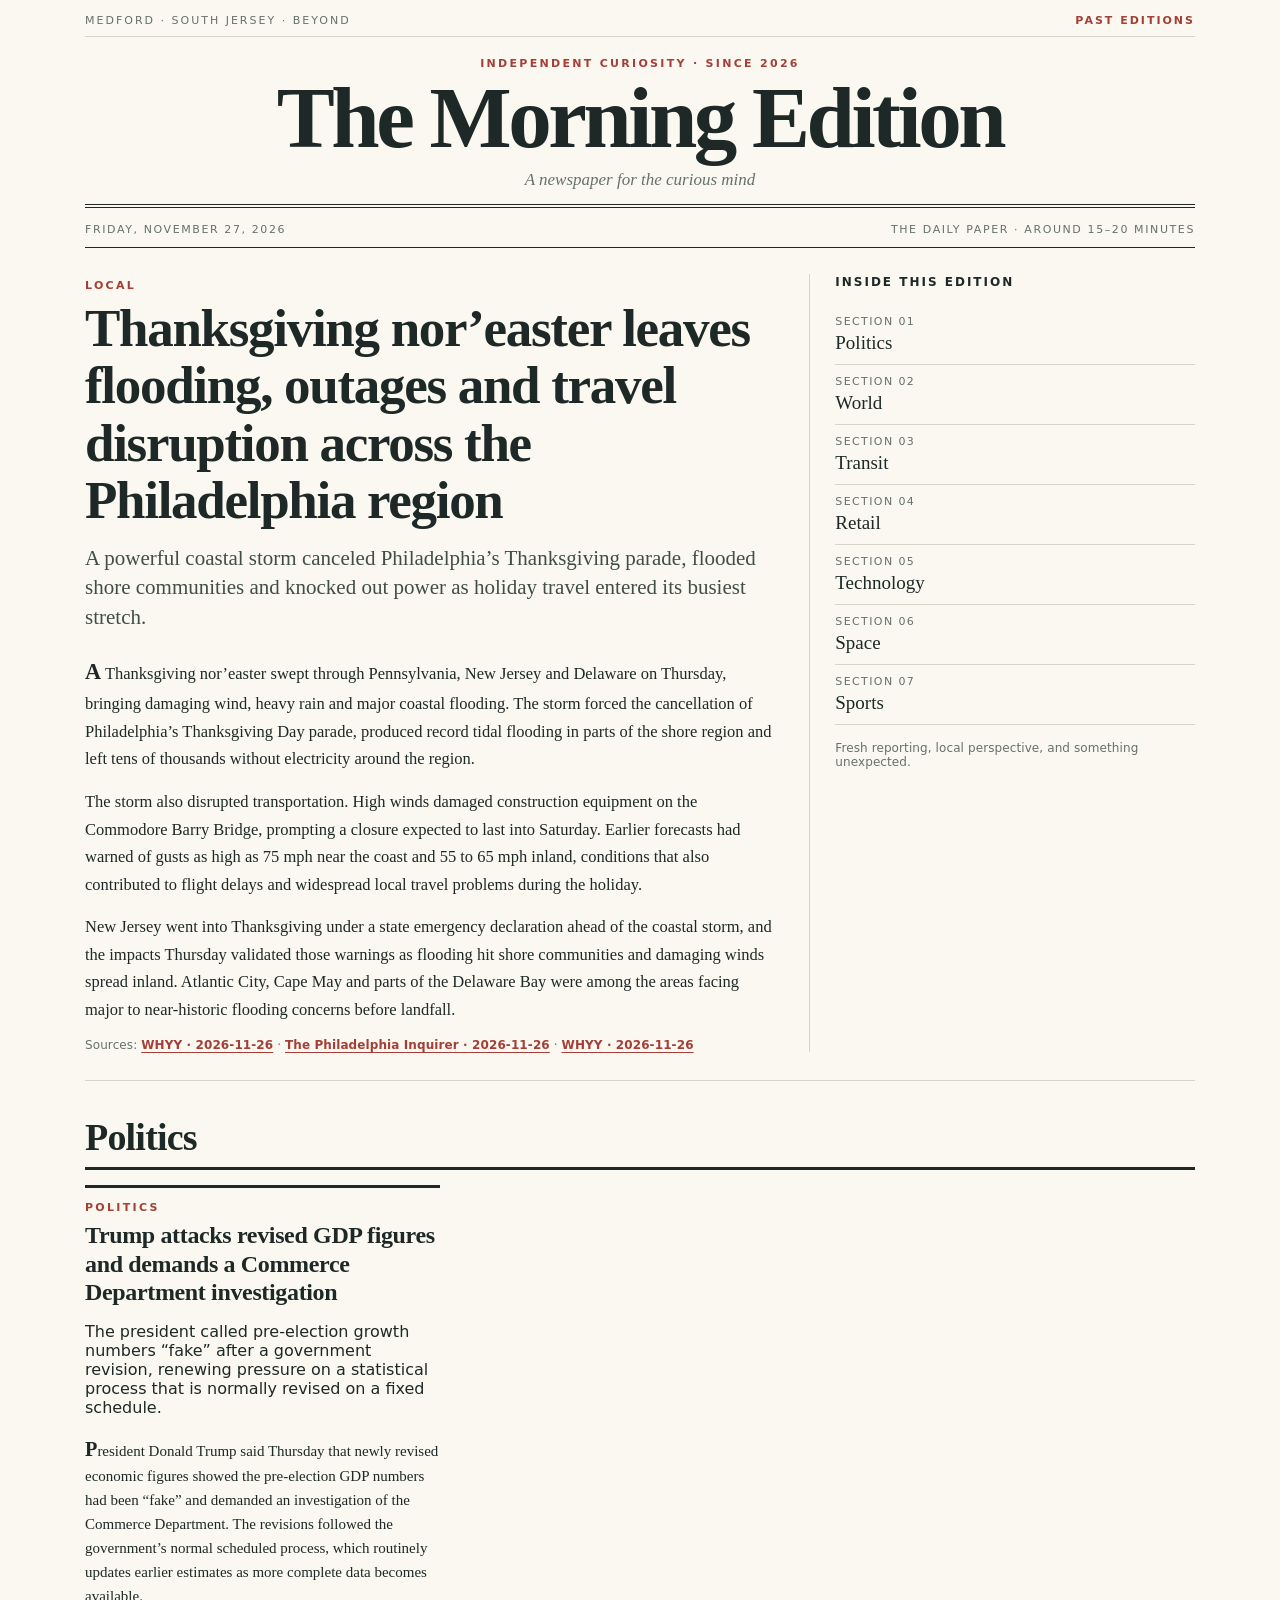
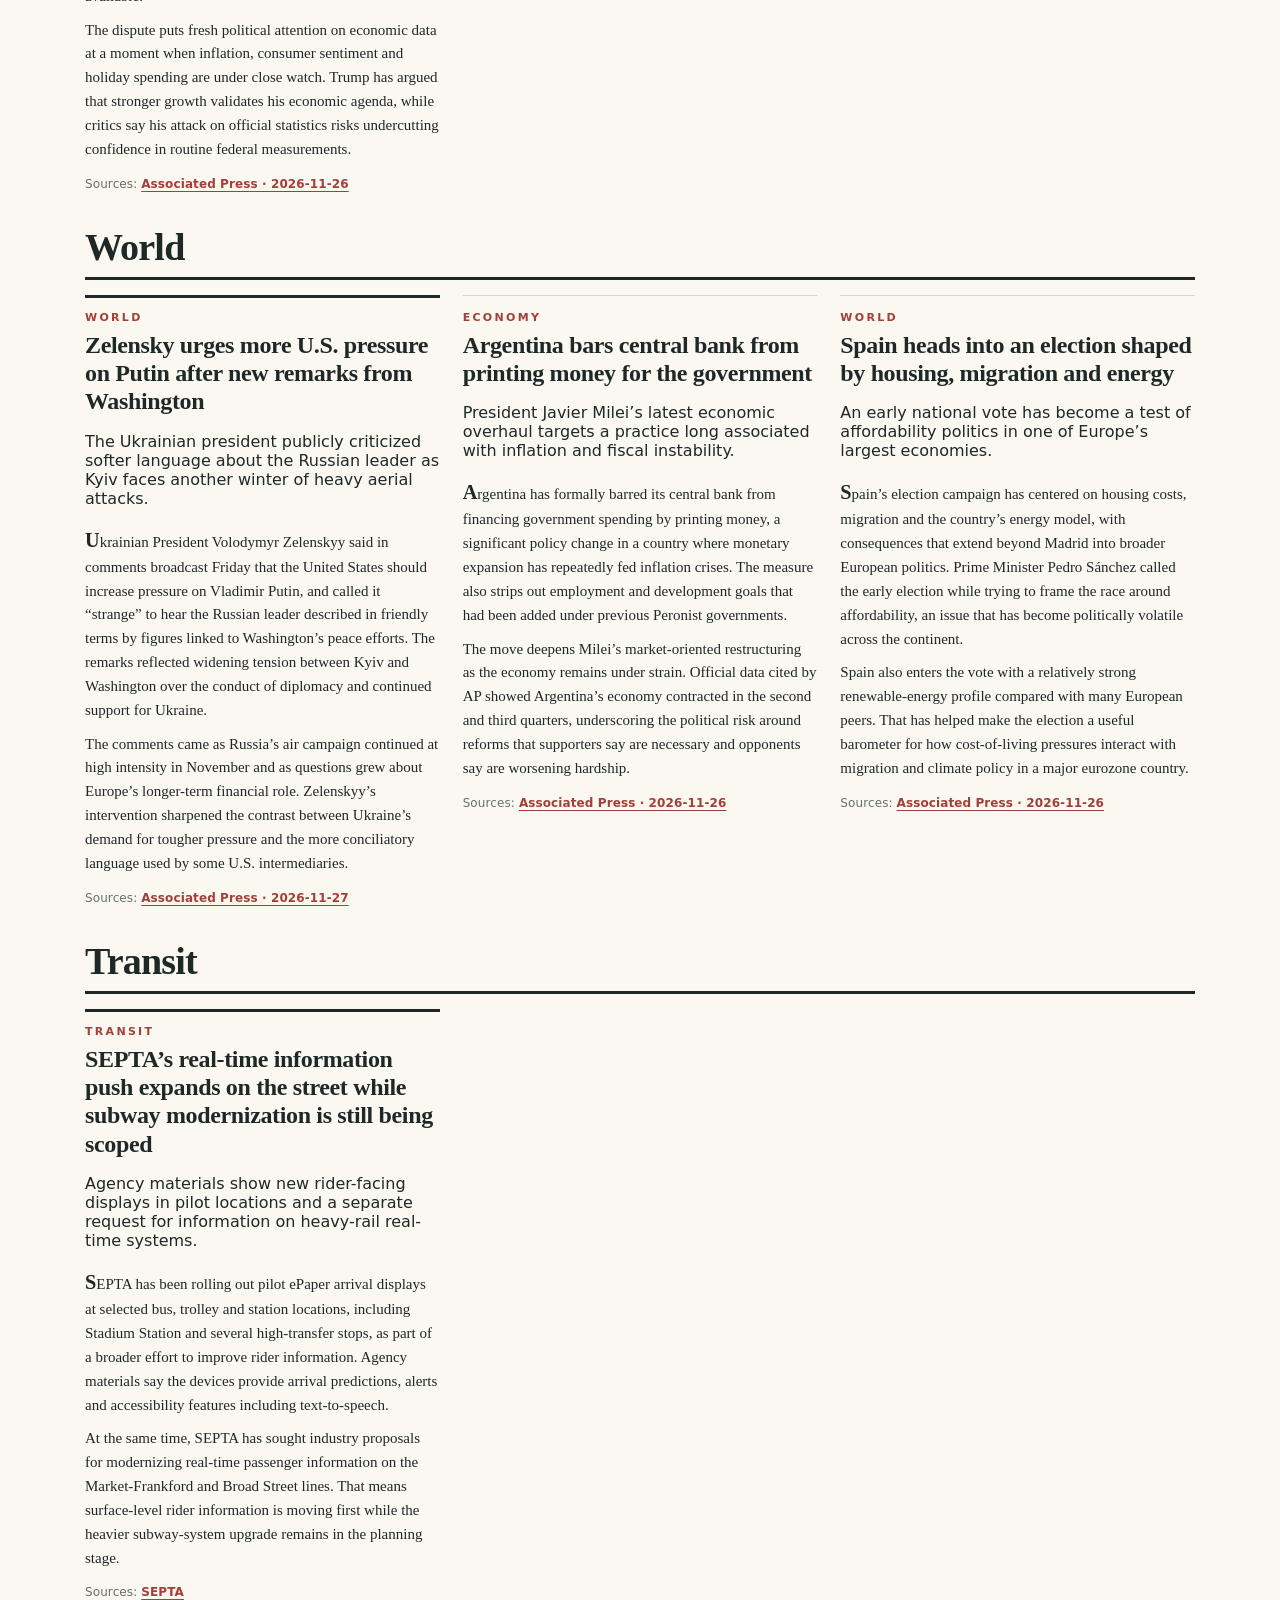
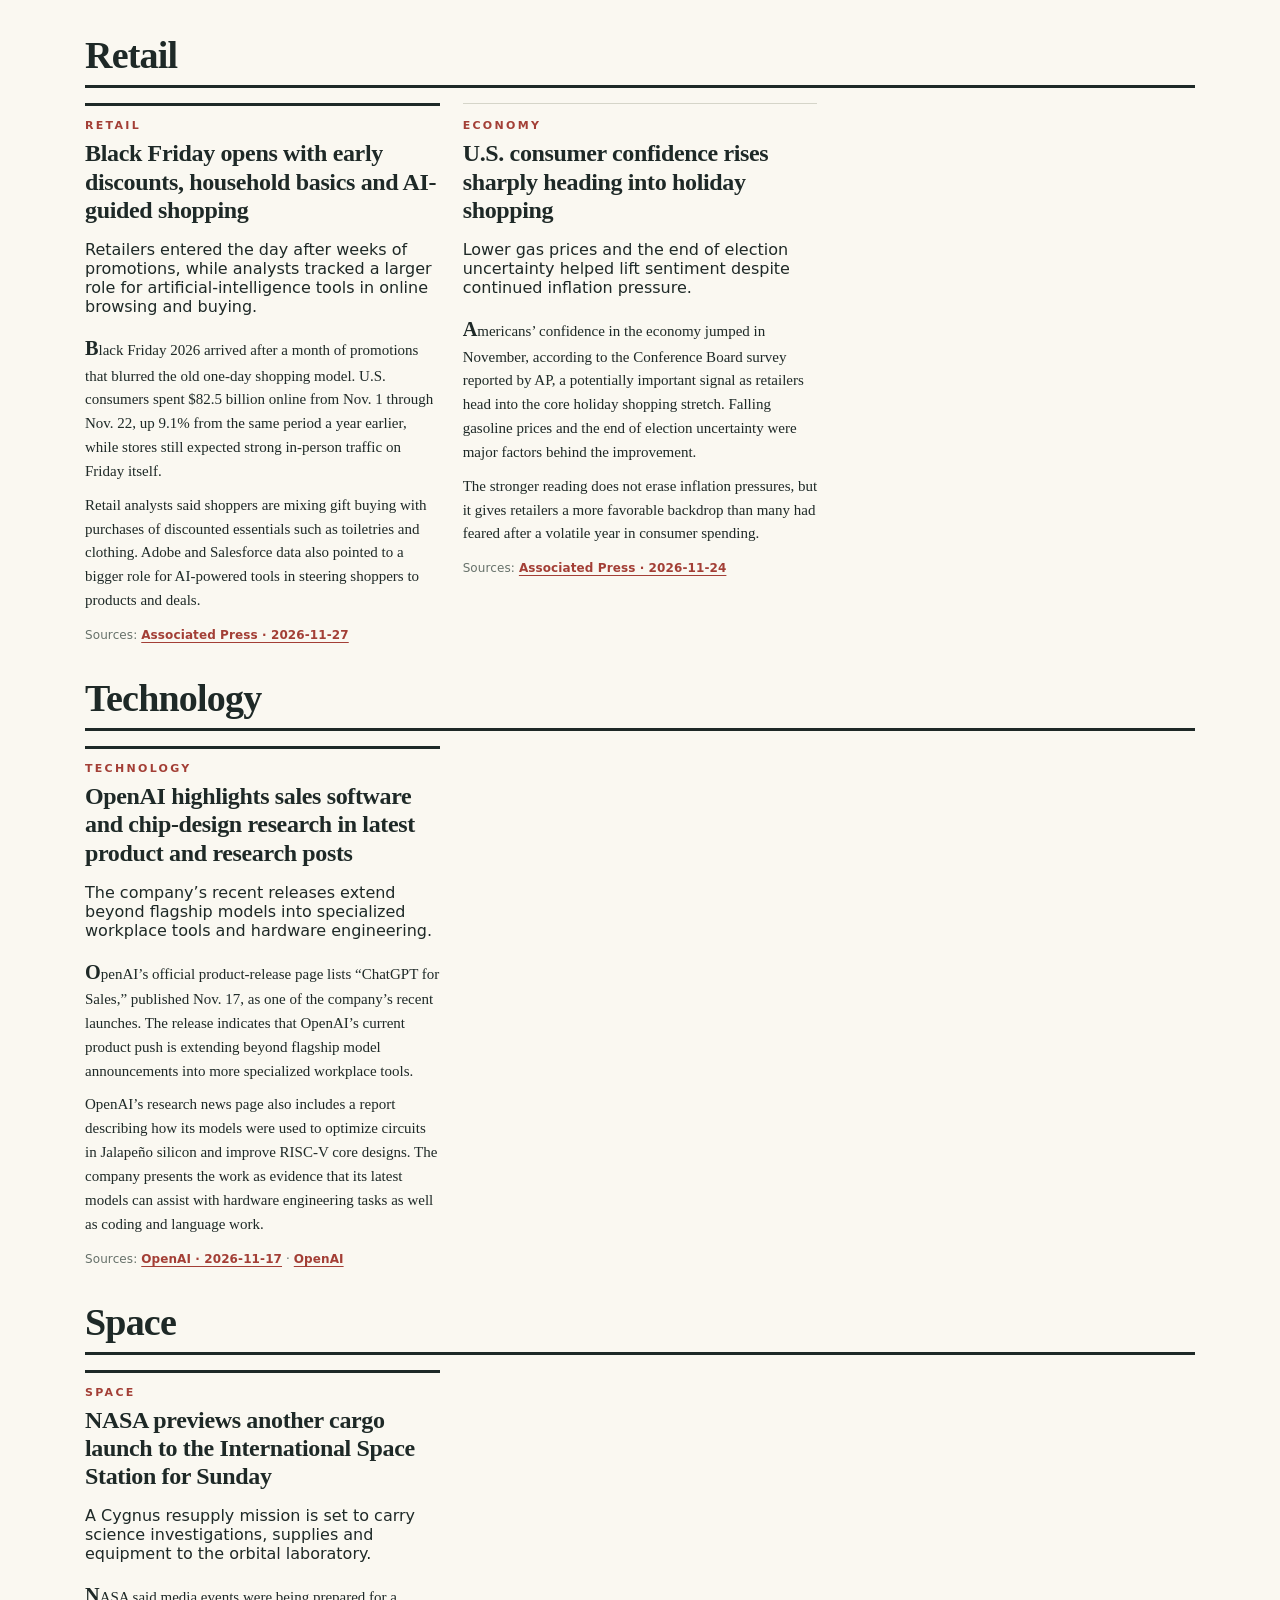
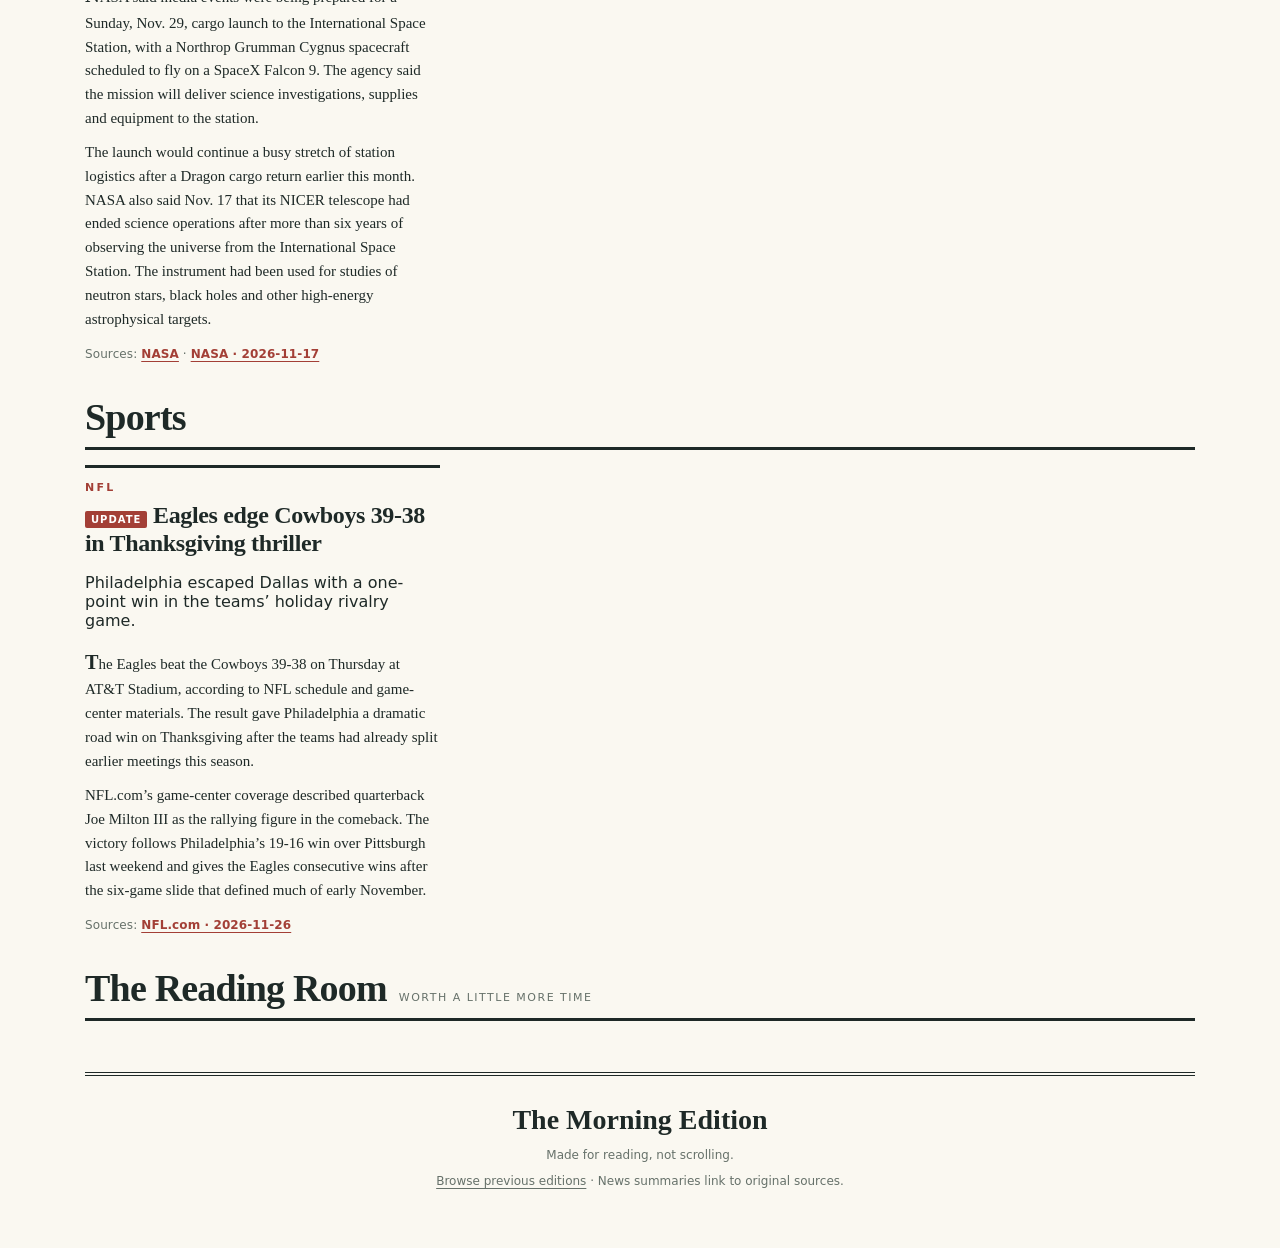
<file: site/index.html>
<!doctype html>
<html lang="en"><head>
<meta charset="utf-8"><meta name="viewport" content="width=device-width, initial-scale=1">
<meta name="theme-color" content="#faf8f1"><meta name="description" content="The Morning Edition — a personal newspaper for curious readers.">
<title>The Morning Edition — Friday, November 27, 2026</title>
<link rel="stylesheet" href="styles.css"><link rel="icon" href="data:image/svg+xml,<svg xmlns=%22http://www.w3.org/2000/svg%22 viewBox=%220 0 100 100%22><text y=%22.9em%22 font-size=%2290%22>📰</text></svg>">
</head><body>
<div class="shell">
<header><div class="mini-header"><span>Medford · South Jersey · Beyond</span><a href="archive.html">Past editions</a></div>
<div class="masthead"><div class="eyebrow">Independent curiosity · Since 2026</div><h1>The Morning Edition</h1><p>A newspaper for the curious mind</p></div>
<div class="index-line"><span>Friday, November 27, 2026</span><span>The daily paper · Around 15–20 minutes</span></div></header>

<main><section class="lead" aria-label="Front page"><article><span class="section-kicker">Local</span><h2>Thanksgiving nor’easter leaves flooding, outages and travel disruption across the Philadelphia region</h2><p class="deck">A powerful coastal storm canceled Philadelphia’s Thanksgiving parade, flooded shore communities and knocked out power as holiday travel entered its busiest stretch.</p><div class="article-body"><p>A Thanksgiving nor’easter swept through Pennsylvania, New Jersey and Delaware on Thursday, bringing damaging wind, heavy rain and major coastal flooding. The storm forced the cancellation of Philadelphia’s Thanksgiving Day parade, produced record tidal flooding in parts of the shore region and left tens of thousands without electricity around the region.</p><p>The storm also disrupted transportation. High winds damaged construction equipment on the Commodore Barry Bridge, prompting a closure expected to last into Saturday. Earlier forecasts had warned of gusts as high as 75 mph near the coast and 55 to 65 mph inland, conditions that also contributed to flight delays and widespread local travel problems during the holiday.</p><p>New Jersey went into Thanksgiving under a state emergency declaration ahead of the coastal storm, and the impacts Thursday validated those warnings as flooding hit shore communities and damaging winds spread inland. Atlantic City, Cape May and parts of the Delaware Bay were among the areas facing major to near-historic flooding concerns before landfall.</p></div><div class="source">Sources: <a target="_blank" rel="noopener noreferrer" href="https://whyy.org/articles/thanksgiving-philly-region-noreaster-coastal-flooding-damaging-winds-power-outages/">WHYY · 2026-11-26</a> · <a target="_blank" rel="noopener noreferrer" href="https://www.inquirer.com/news/philadelphia-thanksgiving-parade-2026-noreaster-20261126.html">The Philadelphia Inquirer · 2026-11-26</a> · <a target="_blank" rel="noopener noreferrer" href="https://whyy.org/articles/thanksgiving-storm-philadelphia-new-jersey-rain-wind/">WHYY · 2026-11-26</a></div></article><aside class="lead-aside"><h3>Inside this edition</h3><ul class="toc"><li><a href="#section-0"><span>Section 01</span>Politics</a></li><li><a href="#section-1"><span>Section 02</span>World</a></li><li><a href="#section-2"><span>Section 03</span>Transit</a></li><li><a href="#section-3"><span>Section 04</span>Retail</a></li><li><a href="#section-4"><span>Section 05</span>Technology</a></li><li><a href="#section-5"><span>Section 06</span>Space</a></li><li><a href="#section-6"><span>Section 07</span>Sports</a></li></ul><p class="source">Fresh reporting, local perspective, and something unexpected.</p></aside></section><section id="section-0"><div class="section-heading"><h2>Politics</h2></div><div class="stories"><article class="story"><div class="section-kicker">Politics</div><h3>Trump attacks revised GDP figures and demands a Commerce Department investigation</h3><p class="deck">The president called pre-election growth numbers “fake” after a government revision, renewing pressure on a statistical process that is normally revised on a fixed schedule.</p><div class="article-body"><p>President Donald Trump said Thursday that newly revised economic figures showed the pre-election GDP numbers had been “fake” and demanded an investigation of the Commerce Department. The revisions followed the government’s normal scheduled process, which routinely updates earlier estimates as more complete data becomes available.</p><p>The dispute puts fresh political attention on economic data at a moment when inflation, consumer sentiment and holiday spending are under close watch. Trump has argued that stronger growth validates his economic agenda, while critics say his attack on official statistics risks undercutting confidence in routine federal measurements.</p></div><div class="source">Sources: <a target="_blank" rel="noopener noreferrer" href="https://apnews.com/article/4fd800b44005ae11f950f96ff62f876e">Associated Press · 2026-11-26</a></div></article></div></section><section id="section-1"><div class="section-heading"><h2>World</h2></div><div class="stories"><article class="story"><div class="section-kicker">World</div><h3>Zelensky urges more U.S. pressure on Putin after new remarks from Washington</h3><p class="deck">The Ukrainian president publicly criticized softer language about the Russian leader as Kyiv faces another winter of heavy aerial attacks.</p><div class="article-body"><p>Ukrainian President Volodymyr Zelenskyy said in comments broadcast Friday that the United States should increase pressure on Vladimir Putin, and called it “strange” to hear the Russian leader described in friendly terms by figures linked to Washington’s peace efforts. The remarks reflected widening tension between Kyiv and Washington over the conduct of diplomacy and continued support for Ukraine.</p><p>The comments came as Russia’s air campaign continued at high intensity in November and as questions grew about Europe’s longer-term financial role. Zelenskyy’s intervention sharpened the contrast between Ukraine’s demand for tougher pressure and the more conciliatory language used by some U.S. intermediaries.</p></div><div class="source">Sources: <a target="_blank" rel="noopener noreferrer" href="https://apnews.com/article/d891149b4cbd6521b83096a32bd5e53d">Associated Press · 2026-11-27</a></div></article><article class="story"><div class="section-kicker">Economy</div><h3>Argentina bars central bank from printing money for the government</h3><p class="deck">President Javier Milei’s latest economic overhaul targets a practice long associated with inflation and fiscal instability.</p><div class="article-body"><p>Argentina has formally barred its central bank from financing government spending by printing money, a significant policy change in a country where monetary expansion has repeatedly fed inflation crises. The measure also strips out employment and development goals that had been added under previous Peronist governments.</p><p>The move deepens Milei’s market-oriented restructuring as the economy remains under strain. Official data cited by AP showed Argentina’s economy contracted in the second and third quarters, underscoring the political risk around reforms that supporters say are necessary and opponents say are worsening hardship.</p></div><div class="source">Sources: <a target="_blank" rel="noopener noreferrer" href="https://apnews.com/article/e4598186ef6cbcf05ecc598788c52cec">Associated Press · 2026-11-26</a></div></article><article class="story"><div class="section-kicker">World</div><h3>Spain heads into an election shaped by housing, migration and energy</h3><p class="deck">An early national vote has become a test of affordability politics in one of Europe’s largest economies.</p><div class="article-body"><p>Spain’s election campaign has centered on housing costs, migration and the country’s energy model, with consequences that extend beyond Madrid into broader European politics. Prime Minister Pedro Sánchez called the early election while trying to frame the race around affordability, an issue that has become politically volatile across the continent.</p><p>Spain also enters the vote with a relatively strong renewable-energy profile compared with many European peers. That has helped make the election a useful barometer for how cost-of-living pressures interact with migration and climate policy in a major eurozone country.</p></div><div class="source">Sources: <a target="_blank" rel="noopener noreferrer" href="https://apnews.com/article/2b239780b9c5852829805efbd8925d43">Associated Press · 2026-11-26</a></div></article></div></section><section id="section-2"><div class="section-heading"><h2>Transit</h2></div><div class="stories"><article class="story"><div class="section-kicker">Transit</div><h3>SEPTA’s real-time information push expands on the street while subway modernization is still being scoped</h3><p class="deck">Agency materials show new rider-facing displays in pilot locations and a separate request for information on heavy-rail real-time systems.</p><div class="article-body"><p>SEPTA has been rolling out pilot ePaper arrival displays at selected bus, trolley and station locations, including Stadium Station and several high-transfer stops, as part of a broader effort to improve rider information. Agency materials say the devices provide arrival predictions, alerts and accessibility features including text-to-speech.</p><p>At the same time, SEPTA has sought industry proposals for modernizing real-time passenger information on the Market-Frankford and Broad Street lines. That means surface-level rider information is moving first while the heavier subway-system upgrade remains in the planning stage.</p></div><div class="source">Sources: <a target="_blank" rel="noopener noreferrer" href="https://septa.org/initiatives/better-bus/epaper/">SEPTA</a></div></article></div></section><section id="section-3"><div class="section-heading"><h2>Retail</h2></div><div class="stories"><article class="story"><div class="section-kicker">Retail</div><h3>Black Friday opens with early discounts, household basics and AI-guided shopping</h3><p class="deck">Retailers entered the day after weeks of promotions, while analysts tracked a larger role for artificial-intelligence tools in online browsing and buying.</p><div class="article-body"><p>Black Friday 2026 arrived after a month of promotions that blurred the old one-day shopping model. U.S. consumers spent $82.5 billion online from Nov. 1 through Nov. 22, up 9.1% from the same period a year earlier, while stores still expected strong in-person traffic on Friday itself.</p><p>Retail analysts said shoppers are mixing gift buying with purchases of discounted essentials such as toiletries and clothing. Adobe and Salesforce data also pointed to a bigger role for AI-powered tools in steering shoppers to products and deals.</p></div><div class="source">Sources: <a target="_blank" rel="noopener noreferrer" href="https://apnews.com/article/21e10113de5d5941024b3220bec29433">Associated Press · 2026-11-27</a></div></article><article class="story"><div class="section-kicker">Economy</div><h3>U.S. consumer confidence rises sharply heading into holiday shopping</h3><p class="deck">Lower gas prices and the end of election uncertainty helped lift sentiment despite continued inflation pressure.</p><div class="article-body"><p>Americans’ confidence in the economy jumped in November, according to the Conference Board survey reported by AP, a potentially important signal as retailers head into the core holiday shopping stretch. Falling gasoline prices and the end of election uncertainty were major factors behind the improvement.</p><p>The stronger reading does not erase inflation pressures, but it gives retailers a more favorable backdrop than many had feared after a volatile year in consumer spending.</p></div><div class="source">Sources: <a target="_blank" rel="noopener noreferrer" href="https://apnews.com/article/9d13d96cc3e4bac8f334f9145c718e42">Associated Press · 2026-11-24</a></div></article></div></section><section id="section-4"><div class="section-heading"><h2>Technology</h2></div><div class="stories"><article class="story"><div class="section-kicker">Technology</div><h3>OpenAI highlights sales software and chip-design research in latest product and research posts</h3><p class="deck">The company’s recent releases extend beyond flagship models into specialized workplace tools and hardware engineering.</p><div class="article-body"><p>OpenAI’s official product-release page lists “ChatGPT for Sales,” published Nov. 17, as one of the company’s recent launches. The release indicates that OpenAI’s current product push is extending beyond flagship model announcements into more specialized workplace tools.</p><p>OpenAI’s research news page also includes a report describing how its models were used to optimize circuits in Jalapeño silicon and improve RISC-V core designs. The company presents the work as evidence that its latest models can assist with hardware engineering tasks as well as coding and language work.</p></div><div class="source">Sources: <a target="_blank" rel="noopener noreferrer" href="https://openai.com/news/product-releases/">OpenAI · 2026-11-17</a> · <a target="_blank" rel="noopener noreferrer" href="https://openai.com/news/research/">OpenAI</a></div></article></div></section><section id="section-5"><div class="section-heading"><h2>Space</h2></div><div class="stories"><article class="story"><div class="section-kicker">Space</div><h3>NASA previews another cargo launch to the International Space Station for Sunday</h3><p class="deck">A Cygnus resupply mission is set to carry science investigations, supplies and equipment to the orbital laboratory.</p><div class="article-body"><p>NASA said media events were being prepared for a Sunday, Nov. 29, cargo launch to the International Space Station, with a Northrop Grumman Cygnus spacecraft scheduled to fly on a SpaceX Falcon 9. The agency said the mission will deliver science investigations, supplies and equipment to the station.</p><p>The launch would continue a busy stretch of station logistics after a Dragon cargo return earlier this month. NASA also said Nov. 17 that its NICER telescope had ended science operations after more than six years of observing the universe from the International Space Station. The instrument had been used for studies of neutron stars, black holes and other high-energy astrophysical targets.</p></div><div class="source">Sources: <a target="_blank" rel="noopener noreferrer" href="https://www.nasa.gov/2026-news-releases/">NASA</a> · <a target="_blank" rel="noopener noreferrer" href="https://www.nasa.gov/directorates/space-operations/space-operations-news/">NASA · 2026-11-17</a></div></article></div></section><section id="section-6"><div class="section-heading"><h2>Sports</h2></div><div class="stories"><article class="story"><div class="section-kicker">NFL</div><h3><span class="update">Update</span> Eagles edge Cowboys 39-38 in Thanksgiving thriller</h3><p class="deck">Philadelphia escaped Dallas with a one-point win in the teams’ holiday rivalry game.</p><div class="article-body"><p>The Eagles beat the Cowboys 39-38 on Thursday at AT&amp;T Stadium, according to NFL schedule and game-center materials. The result gave Philadelphia a dramatic road win on Thanksgiving after the teams had already split earlier meetings this season.</p><p>NFL.com’s game-center coverage described quarterback Joe Milton III as the rallying figure in the comeback. The victory follows Philadelphia’s 19-16 win over Pittsburgh last weekend and gives the Eagles consecutive wins after the six-game slide that defined much of early November.</p></div><div class="source">Sources: <a target="_blank" rel="noopener noreferrer" href="https://www.nfl.com/schedules/2026/by-team/philadelphia-eagles">NFL.com · 2026-11-26</a></div></article></div></section><section><div class="section-heading"><h2>The Reading Room</h2><small>Worth a little more time</small></div><div class="reads"></div></section></main>
<footer><div class="name">The Morning Edition</div><p>Made for reading, not scrolling.</p><p><a href="archive.html">Browse previous editions</a> · News summaries link to original sources.</p></footer>
</div></body></html>
</file>
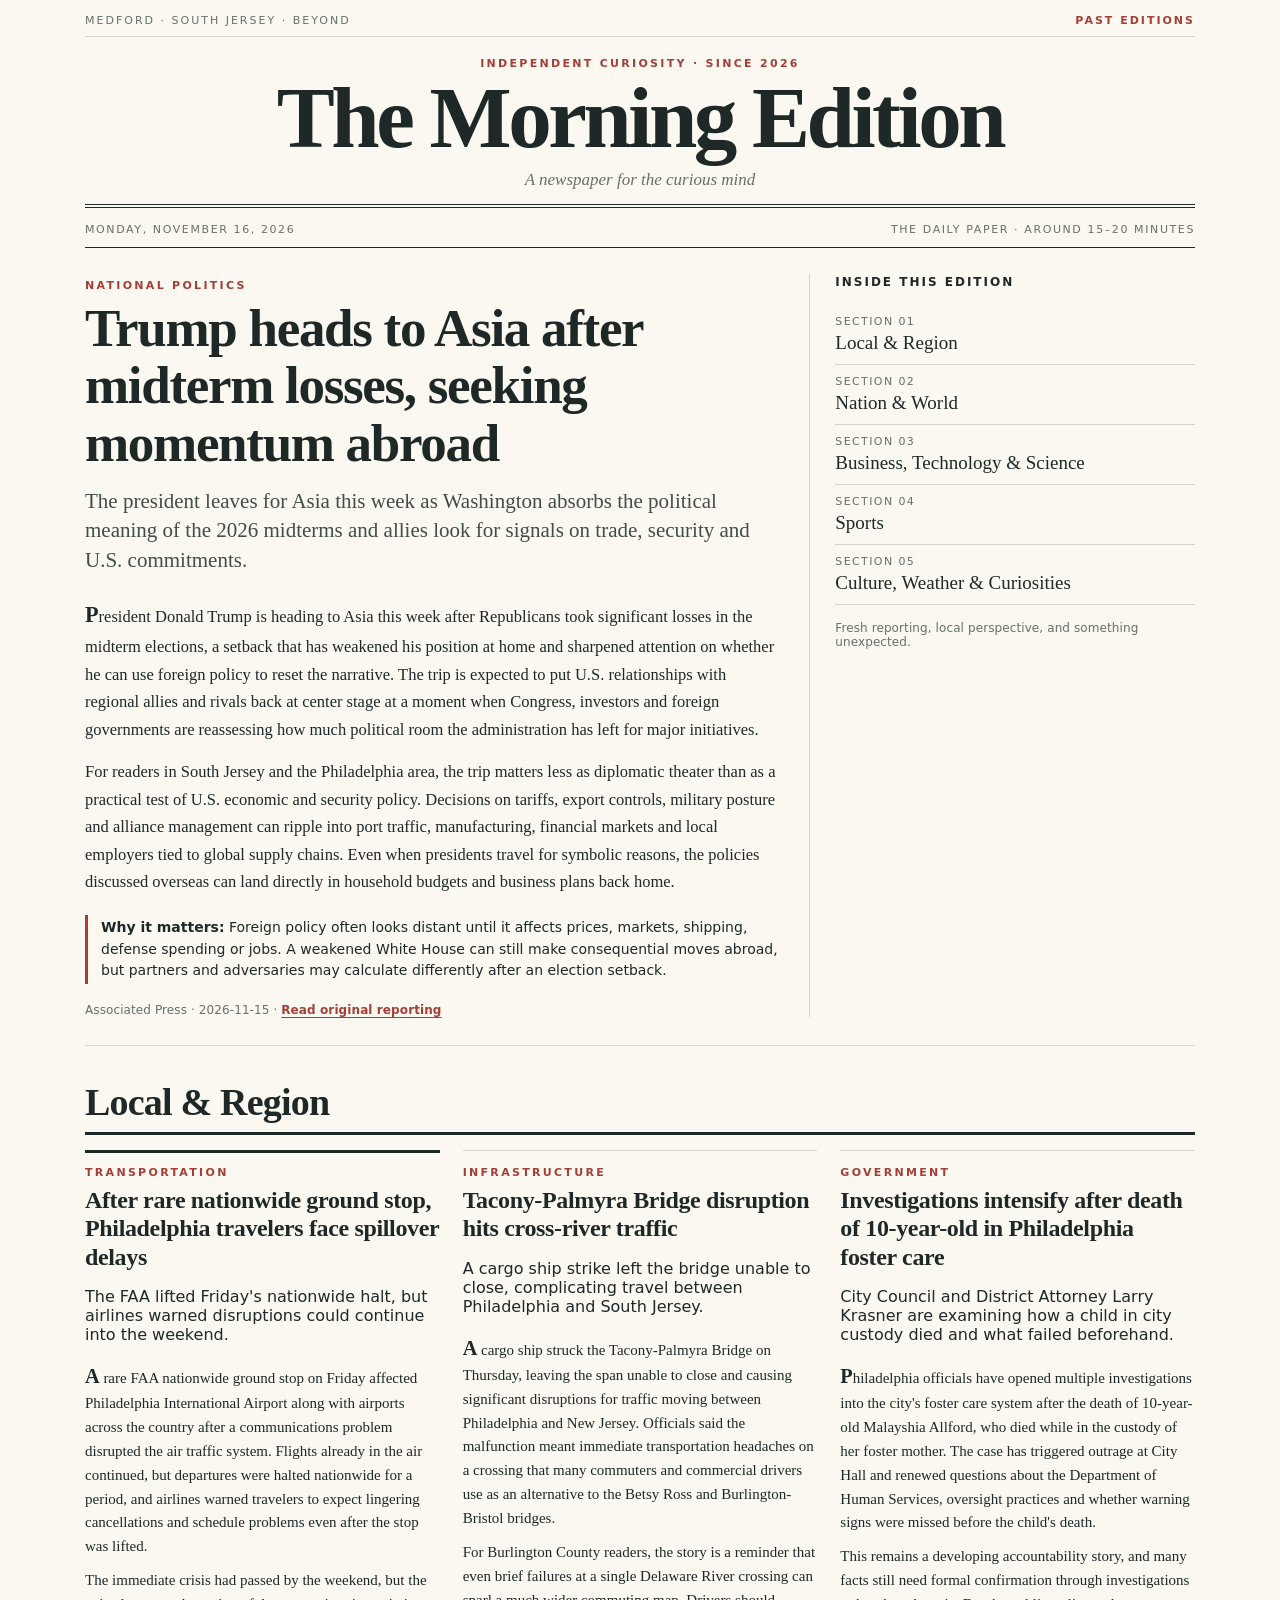
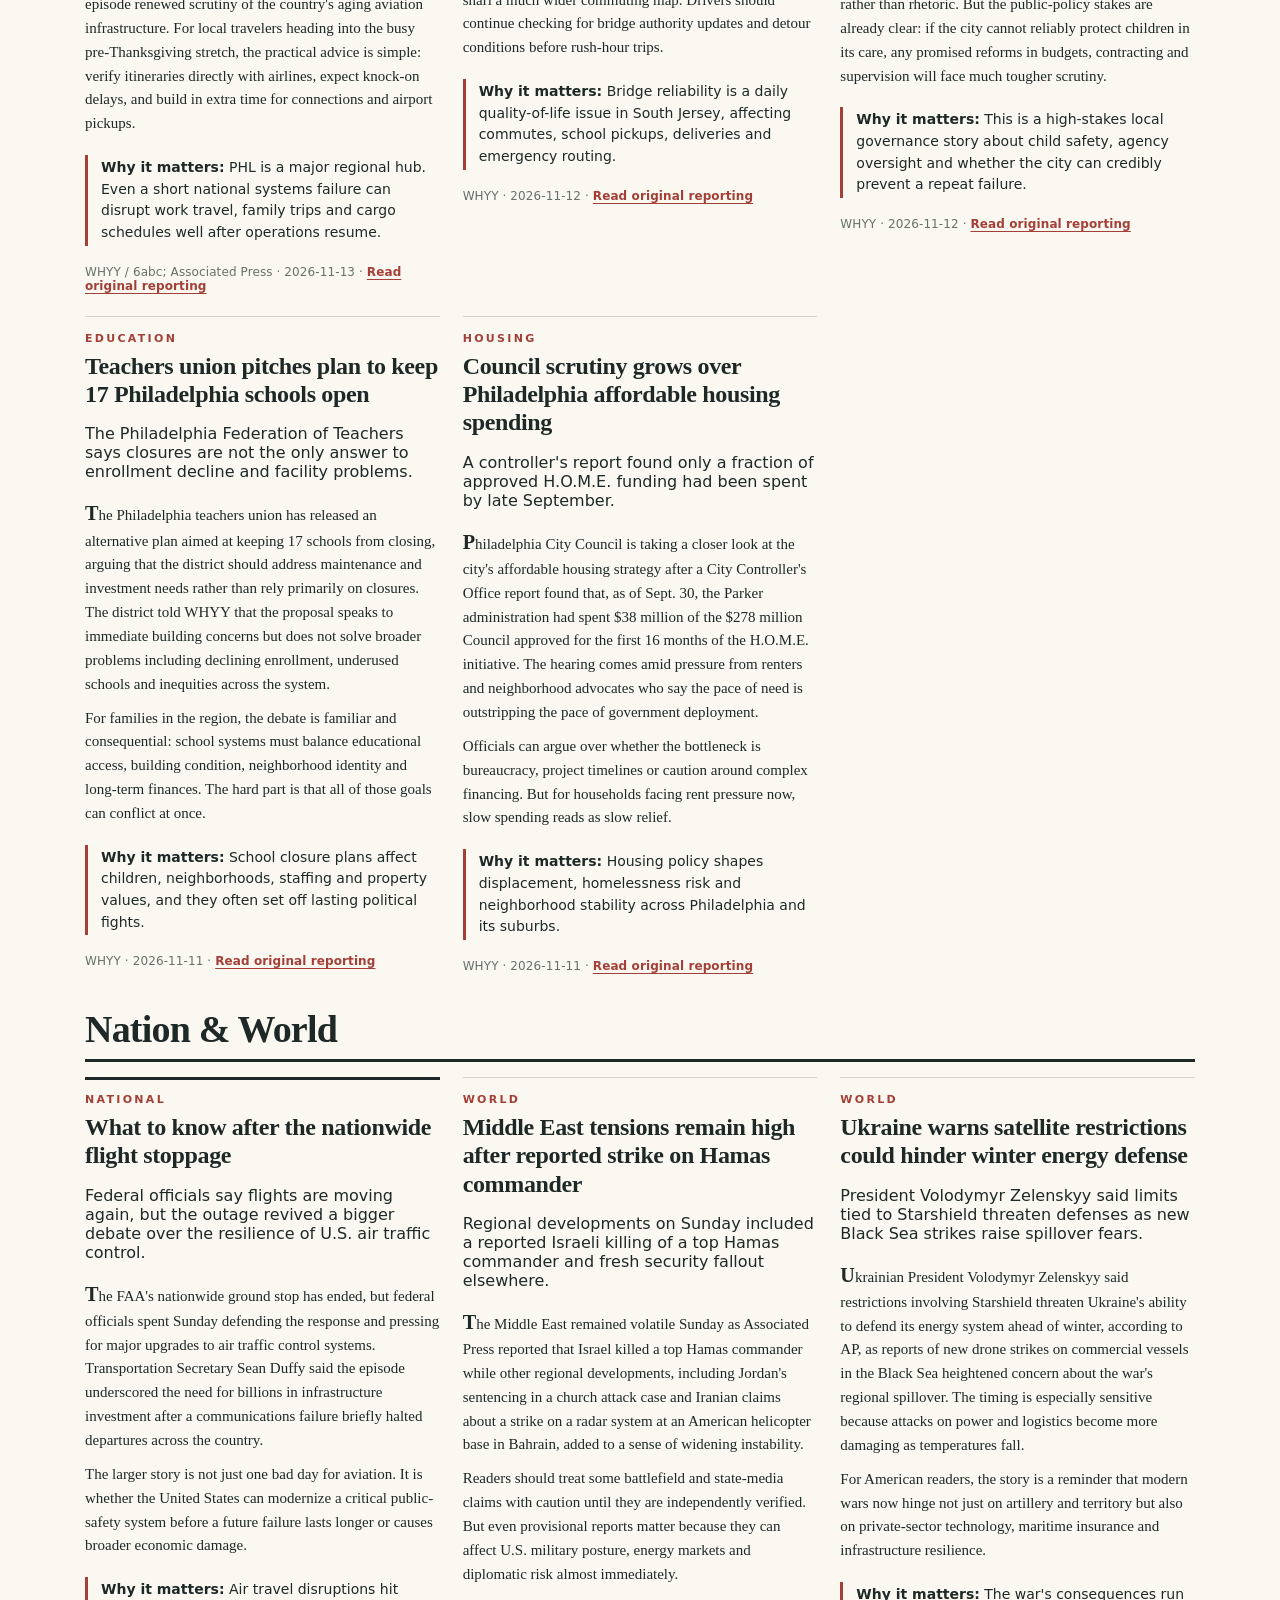
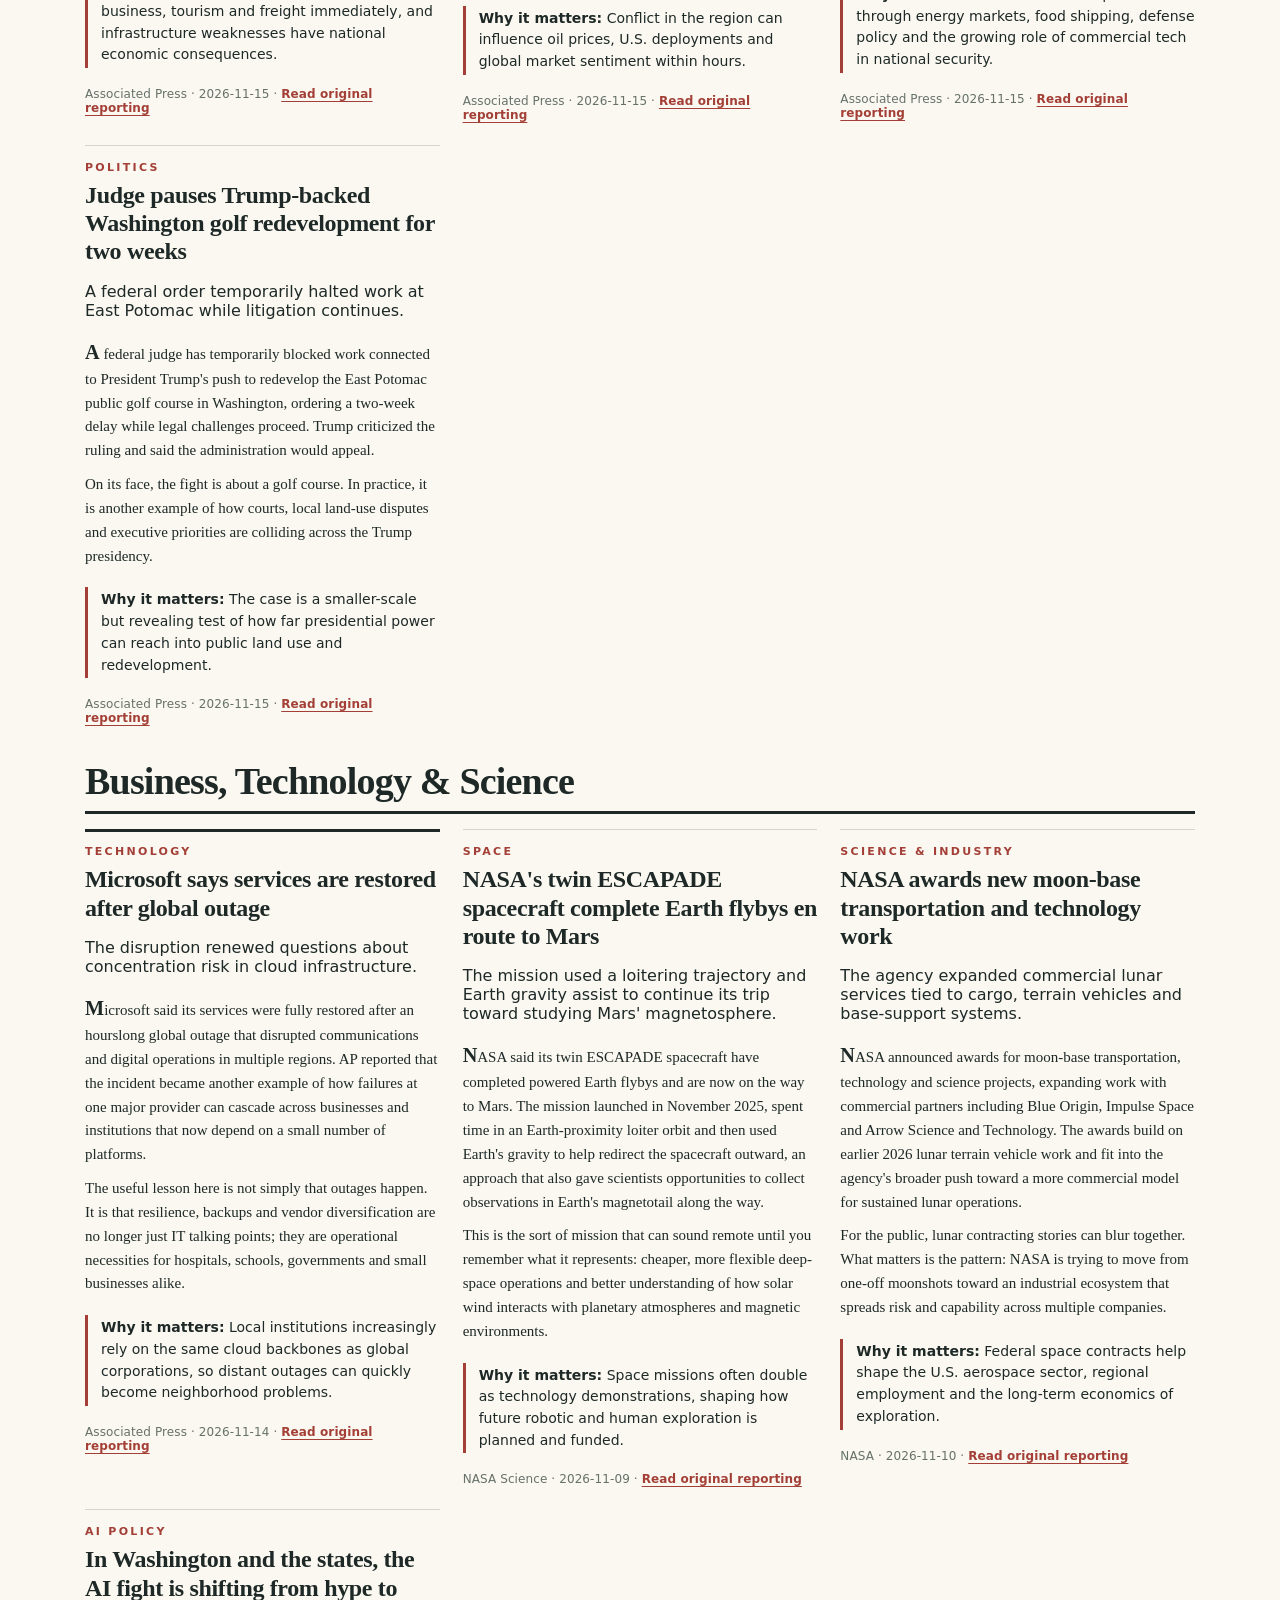
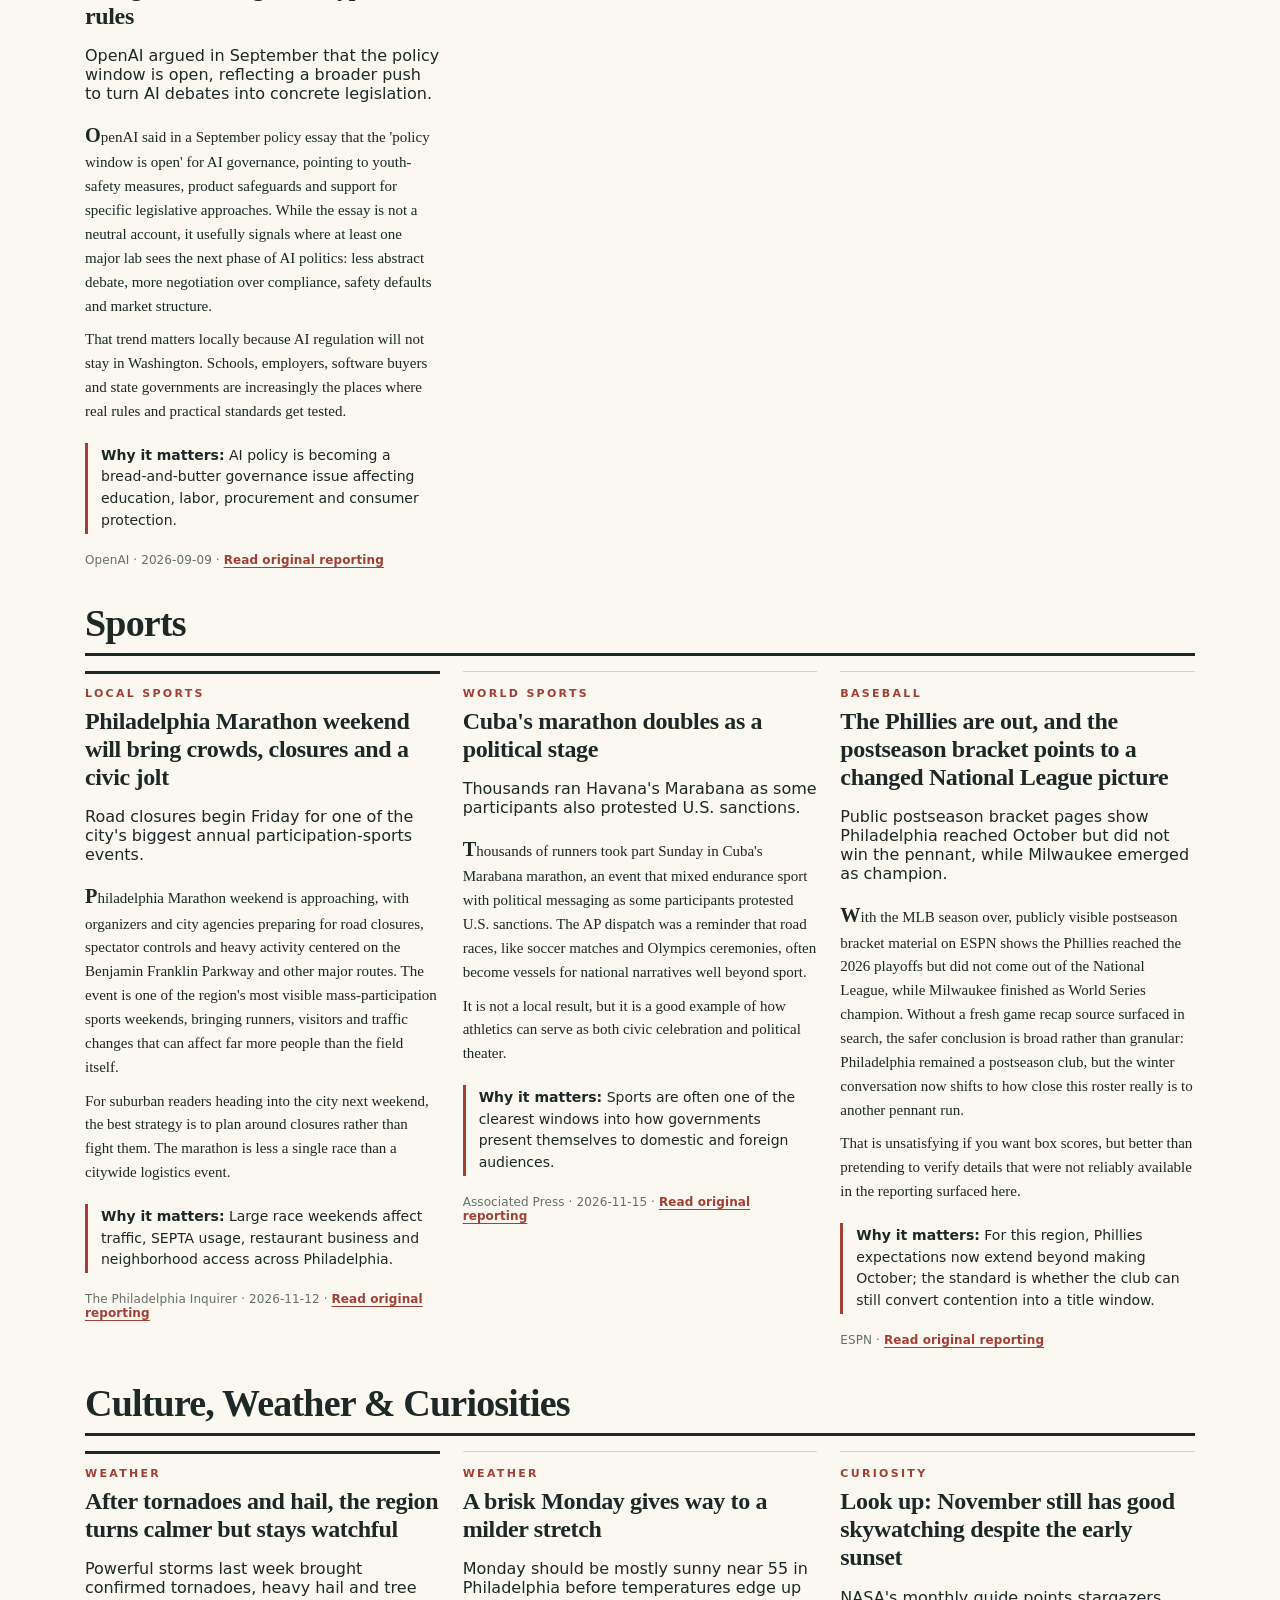
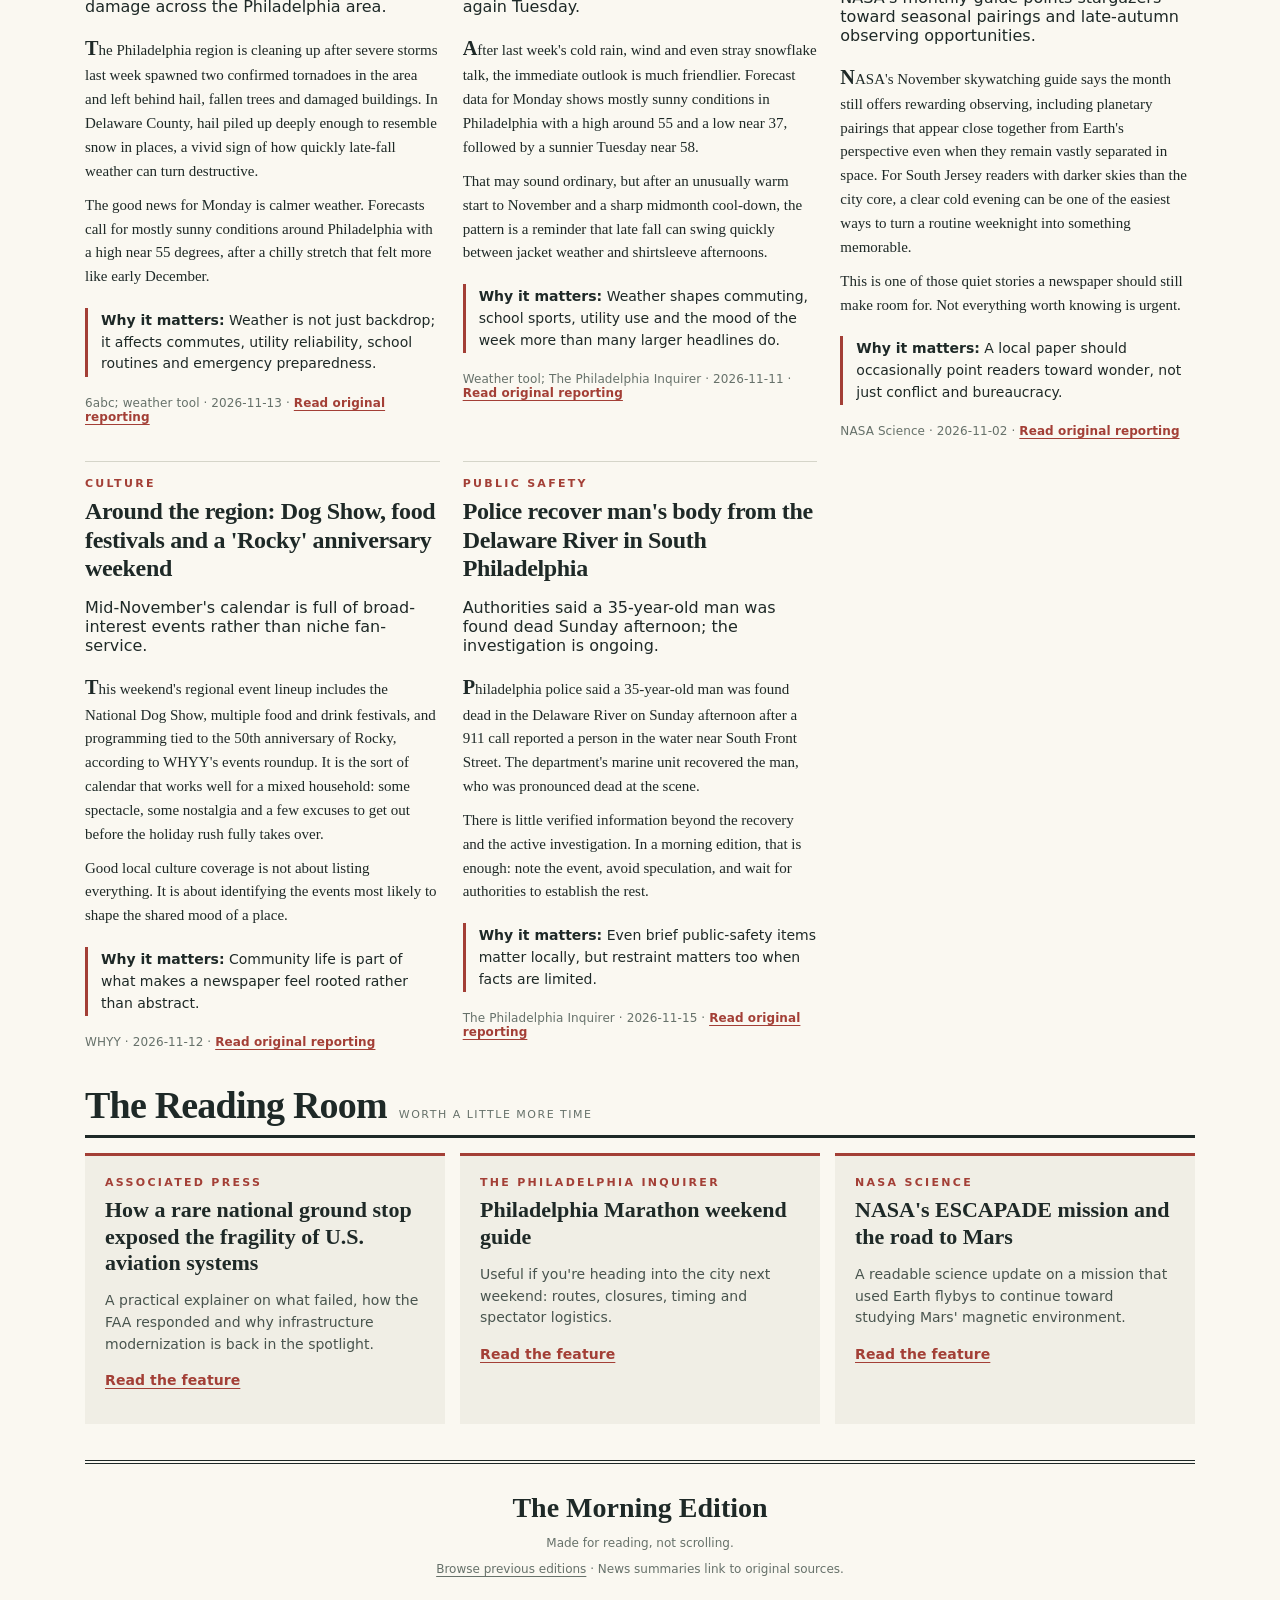
<file: site/editions/2026-11-16/index.html>
<!doctype html>
<html lang="en"><head>
<meta charset="utf-8"><meta name="viewport" content="width=device-width, initial-scale=1">
<meta name="theme-color" content="#faf8f1"><meta name="description" content="The Morning Edition — a personal newspaper for curious readers.">
<title>The Morning Edition — Monday, November 16, 2026</title>
<link rel="stylesheet" href="../../styles.css"><link rel="icon" href="data:image/svg+xml,<svg xmlns=%22http://www.w3.org/2000/svg%22 viewBox=%220 0 100 100%22><text y=%22.9em%22 font-size=%2290%22>📰</text></svg>">
</head><body>
<div class="shell">
<header><div class="mini-header"><span>Medford · South Jersey · Beyond</span><a href="../../archive.html">Past editions</a></div>
<div class="masthead"><div class="eyebrow">Independent curiosity · Since 2026</div><h1>The Morning Edition</h1><p>A newspaper for the curious mind</p></div>
<div class="index-line"><span>Monday, November 16, 2026</span><span>The daily paper · Around 15–20 minutes</span></div></header>

<main><section class="lead" aria-label="Front page"><article><span class="section-kicker">National Politics</span><h2>Trump heads to Asia after midterm losses, seeking momentum abroad</h2><p class="deck">The president leaves for Asia this week as Washington absorbs the political meaning of the 2026 midterms and allies look for signals on trade, security and U.S. commitments.</p><div class="article-body"><p>President Donald Trump is heading to Asia this week after Republicans took significant losses in the midterm elections, a setback that has weakened his position at home and sharpened attention on whether he can use foreign policy to reset the narrative. The trip is expected to put U.S. relationships with regional allies and rivals back at center stage at a moment when Congress, investors and foreign governments are reassessing how much political room the administration has left for major initiatives.</p><p>For readers in South Jersey and the Philadelphia area, the trip matters less as diplomatic theater than as a practical test of U.S. economic and security policy. Decisions on tariffs, export controls, military posture and alliance management can ripple into port traffic, manufacturing, financial markets and local employers tied to global supply chains. Even when presidents travel for symbolic reasons, the policies discussed overseas can land directly in household budgets and business plans back home.</p><div class="why"><strong>Why it matters:</strong> Foreign policy often looks distant until it affects prices, markets, shipping, defense spending or jobs. A weakened White House can still make consequential moves abroad, but partners and adversaries may calculate differently after an election setback.</div></div><div class="source">Associated Press · 2026-11-15 · <a target="_blank" rel="noopener noreferrer" href="https://apnews.com/article/30ac0f6937301f36904808f278b79b1e">Read original reporting</a></div></article><aside class="lead-aside"><h3>Inside this edition</h3><ul class="toc"><li><a href="#section-0"><span>Section 01</span>Local &amp; Region</a></li><li><a href="#section-1"><span>Section 02</span>Nation &amp; World</a></li><li><a href="#section-2"><span>Section 03</span>Business, Technology &amp; Science</a></li><li><a href="#section-3"><span>Section 04</span>Sports</a></li><li><a href="#section-4"><span>Section 05</span>Culture, Weather &amp; Curiosities</a></li></ul><p class="source">Fresh reporting, local perspective, and something unexpected.</p></aside></section><section id="section-0"><div class="section-heading"><h2>Local &amp; Region</h2></div><div class="stories"><article class="story"><div class="section-kicker">Transportation</div><h3>After rare nationwide ground stop, Philadelphia travelers face spillover delays</h3><p class="deck">The FAA lifted Friday&#x27;s nationwide halt, but airlines warned disruptions could continue into the weekend.</p><div class="article-body"><p>A rare FAA nationwide ground stop on Friday affected Philadelphia International Airport along with airports across the country after a communications problem disrupted the air traffic system. Flights already in the air continued, but departures were halted nationwide for a period, and airlines warned travelers to expect lingering cancellations and schedule problems even after the stop was lifted.</p><p>The immediate crisis had passed by the weekend, but the episode renewed scrutiny of the country&#x27;s aging aviation infrastructure. For local travelers heading into the busy pre-Thanksgiving stretch, the practical advice is simple: verify itineraries directly with airlines, expect knock-on delays, and build in extra time for connections and airport pickups.</p><div class="why"><strong>Why it matters:</strong> PHL is a major regional hub. Even a short national systems failure can disrupt work travel, family trips and cargo schedules well after operations resume.</div></div><div class="source">WHYY / 6abc; Associated Press · 2026-11-13 · <a target="_blank" rel="noopener noreferrer" href="https://whyy.org/articles/airports-nationwide-ground-stop-philadelphia-international/">Read original reporting</a></div></article><article class="story"><div class="section-kicker">Infrastructure</div><h3>Tacony-Palmyra Bridge disruption hits cross-river traffic</h3><p class="deck">A cargo ship strike left the bridge unable to close, complicating travel between Philadelphia and South Jersey.</p><div class="article-body"><p>A cargo ship struck the Tacony-Palmyra Bridge on Thursday, leaving the span unable to close and causing significant disruptions for traffic moving between Philadelphia and New Jersey. Officials said the malfunction meant immediate transportation headaches on a crossing that many commuters and commercial drivers use as an alternative to the Betsy Ross and Burlington-Bristol bridges.</p><p>For Burlington County readers, the story is a reminder that even brief failures at a single Delaware River crossing can snarl a much wider commuting map. Drivers should continue checking for bridge authority updates and detour conditions before rush-hour trips.</p><div class="why"><strong>Why it matters:</strong> Bridge reliability is a daily quality-of-life issue in South Jersey, affecting commutes, school pickups, deliveries and emergency routing.</div></div><div class="source">WHYY · 2026-11-12 · <a target="_blank" rel="noopener noreferrer" href="https://whyy.org/articles/tacony-palmyra-bridge-closed-cargo-ship-strike/">Read original reporting</a></div></article><article class="story"><div class="section-kicker">Government</div><h3>Investigations intensify after death of 10-year-old in Philadelphia foster care</h3><p class="deck">City Council and District Attorney Larry Krasner are examining how a child in city custody died and what failed beforehand.</p><div class="article-body"><p>Philadelphia officials have opened multiple investigations into the city&#x27;s foster care system after the death of 10-year-old Malayshia Allford, who died while in the custody of her foster mother. The case has triggered outrage at City Hall and renewed questions about the Department of Human Services, oversight practices and whether warning signs were missed before the child&#x27;s death.</p><p>This remains a developing accountability story, and many facts still need formal confirmation through investigations rather than rhetoric. But the public-policy stakes are already clear: if the city cannot reliably protect children in its care, any promised reforms in budgets, contracting and supervision will face much tougher scrutiny.</p><div class="why"><strong>Why it matters:</strong> This is a high-stakes local governance story about child safety, agency oversight and whether the city can credibly prevent a repeat failure.</div></div><div class="source">WHYY · 2026-11-12 · <a target="_blank" rel="noopener noreferrer" href="https://whyy.org/articles/philadelphia-department-human-services-investigation-malayshia-allford/">Read original reporting</a></div></article><article class="story"><div class="section-kicker">Education</div><h3>Teachers union pitches plan to keep 17 Philadelphia schools open</h3><p class="deck">The Philadelphia Federation of Teachers says closures are not the only answer to enrollment decline and facility problems.</p><div class="article-body"><p>The Philadelphia teachers union has released an alternative plan aimed at keeping 17 schools from closing, arguing that the district should address maintenance and investment needs rather than rely primarily on closures. The district told WHYY that the proposal speaks to immediate building concerns but does not solve broader problems including declining enrollment, underused schools and inequities across the system.</p><p>For families in the region, the debate is familiar and consequential: school systems must balance educational access, building condition, neighborhood identity and long-term finances. The hard part is that all of those goals can conflict at once.</p><div class="why"><strong>Why it matters:</strong> School closure plans affect children, neighborhoods, staffing and property values, and they often set off lasting political fights.</div></div><div class="source">WHYY · 2026-11-11 · <a target="_blank" rel="noopener noreferrer" href="https://whyy.org/articles/philadelphia-teachers-union-plan-save-closing-schools/">Read original reporting</a></div></article><article class="story"><div class="section-kicker">Housing</div><h3>Council scrutiny grows over Philadelphia affordable housing spending</h3><p class="deck">A controller&#x27;s report found only a fraction of approved H.O.M.E. funding had been spent by late September.</p><div class="article-body"><p>Philadelphia City Council is taking a closer look at the city&#x27;s affordable housing strategy after a City Controller&#x27;s Office report found that, as of Sept. 30, the Parker administration had spent $38 million of the $278 million Council approved for the first 16 months of the H.O.M.E. initiative. The hearing comes amid pressure from renters and neighborhood advocates who say the pace of need is outstripping the pace of government deployment.</p><p>Officials can argue over whether the bottleneck is bureaucracy, project timelines or caution around complex financing. But for households facing rent pressure now, slow spending reads as slow relief.</p><div class="why"><strong>Why it matters:</strong> Housing policy shapes displacement, homelessness risk and neighborhood stability across Philadelphia and its suburbs.</div></div><div class="source">WHYY · 2026-11-11 · <a target="_blank" rel="noopener noreferrer" href="https://whyy.org/articles/philadelphia-affordable-housing-renters-cobbs-creek/">Read original reporting</a></div></article></div></section><section id="section-1"><div class="section-heading"><h2>Nation &amp; World</h2></div><div class="stories"><article class="story"><div class="section-kicker">National</div><h3>What to know after the nationwide flight stoppage</h3><p class="deck">Federal officials say flights are moving again, but the outage revived a bigger debate over the resilience of U.S. air traffic control.</p><div class="article-body"><p>The FAA&#x27;s nationwide ground stop has ended, but federal officials spent Sunday defending the response and pressing for major upgrades to air traffic control systems. Transportation Secretary Sean Duffy said the episode underscored the need for billions in infrastructure investment after a communications failure briefly halted departures across the country.</p><p>The larger story is not just one bad day for aviation. It is whether the United States can modernize a critical public-safety system before a future failure lasts longer or causes broader economic damage.</p><div class="why"><strong>Why it matters:</strong> Air travel disruptions hit business, tourism and freight immediately, and infrastructure weaknesses have national economic consequences.</div></div><div class="source">Associated Press · 2026-11-15 · <a target="_blank" rel="noopener noreferrer" href="https://apnews.com/article/8a7ea4fe27804b52bf79eaaec1308180">Read original reporting</a></div></article><article class="story"><div class="section-kicker">World</div><h3>Middle East tensions remain high after reported strike on Hamas commander</h3><p class="deck">Regional developments on Sunday included a reported Israeli killing of a top Hamas commander and fresh security fallout elsewhere.</p><div class="article-body"><p>The Middle East remained volatile Sunday as Associated Press reported that Israel killed a top Hamas commander while other regional developments, including Jordan&#x27;s sentencing in a church attack case and Iranian claims about a strike on a radar system at an American helicopter base in Bahrain, added to a sense of widening instability.</p><p>Readers should treat some battlefield and state-media claims with caution until they are independently verified. But even provisional reports matter because they can affect U.S. military posture, energy markets and diplomatic risk almost immediately.</p><div class="why"><strong>Why it matters:</strong> Conflict in the region can influence oil prices, U.S. deployments and global market sentiment within hours.</div></div><div class="source">Associated Press · 2026-11-15 · <a target="_blank" rel="noopener noreferrer" href="https://apnews.com/article/3b4adde832dadd333451fd2f7a51908c">Read original reporting</a></div></article><article class="story"><div class="section-kicker">World</div><h3>Ukraine warns satellite restrictions could hinder winter energy defense</h3><p class="deck">President Volodymyr Zelenskyy said limits tied to Starshield threaten defenses as new Black Sea strikes raise spillover fears.</p><div class="article-body"><p>Ukrainian President Volodymyr Zelenskyy said restrictions involving Starshield threaten Ukraine&#x27;s ability to defend its energy system ahead of winter, according to AP, as reports of new drone strikes on commercial vessels in the Black Sea heightened concern about the war&#x27;s regional spillover. The timing is especially sensitive because attacks on power and logistics become more damaging as temperatures fall.</p><p>For American readers, the story is a reminder that modern wars now hinge not just on artillery and territory but also on private-sector technology, maritime insurance and infrastructure resilience.</p><div class="why"><strong>Why it matters:</strong> The war&#x27;s consequences run through energy markets, food shipping, defense policy and the growing role of commercial tech in national security.</div></div><div class="source">Associated Press · 2026-11-15 · <a target="_blank" rel="noopener noreferrer" href="https://apnews.com/article/b139307f0d3ed0f7d0b222c08c30a4a1">Read original reporting</a></div></article><article class="story"><div class="section-kicker">Politics</div><h3>Judge pauses Trump-backed Washington golf redevelopment for two weeks</h3><p class="deck">A federal order temporarily halted work at East Potomac while litigation continues.</p><div class="article-body"><p>A federal judge has temporarily blocked work connected to President Trump&#x27;s push to redevelop the East Potomac public golf course in Washington, ordering a two-week delay while legal challenges proceed. Trump criticized the ruling and said the administration would appeal.</p><p>On its face, the fight is about a golf course. In practice, it is another example of how courts, local land-use disputes and executive priorities are colliding across the Trump presidency.</p><div class="why"><strong>Why it matters:</strong> The case is a smaller-scale but revealing test of how far presidential power can reach into public land use and redevelopment.</div></div><div class="source">Associated Press · 2026-11-15 · <a target="_blank" rel="noopener noreferrer" href="https://apnews.com/article/d56a2ca061ac54ba6367411bb972c29c">Read original reporting</a></div></article></div></section><section id="section-2"><div class="section-heading"><h2>Business, Technology &amp; Science</h2></div><div class="stories"><article class="story"><div class="section-kicker">Technology</div><h3>Microsoft says services are restored after global outage</h3><p class="deck">The disruption renewed questions about concentration risk in cloud infrastructure.</p><div class="article-body"><p>Microsoft said its services were fully restored after an hourslong global outage that disrupted communications and digital operations in multiple regions. AP reported that the incident became another example of how failures at one major provider can cascade across businesses and institutions that now depend on a small number of platforms.</p><p>The useful lesson here is not simply that outages happen. It is that resilience, backups and vendor diversification are no longer just IT talking points; they are operational necessities for hospitals, schools, governments and small businesses alike.</p><div class="why"><strong>Why it matters:</strong> Local institutions increasingly rely on the same cloud backbones as global corporations, so distant outages can quickly become neighborhood problems.</div></div><div class="source">Associated Press · 2026-11-14 · <a target="_blank" rel="noopener noreferrer" href="https://apnews.com/article/ca395c0f1e51af784b6d70afb6554f6a">Read original reporting</a></div></article><article class="story"><div class="section-kicker">Space</div><h3>NASA&#x27;s twin ESCAPADE spacecraft complete Earth flybys en route to Mars</h3><p class="deck">The mission used a loitering trajectory and Earth gravity assist to continue its trip toward studying Mars&#x27; magnetosphere.</p><div class="article-body"><p>NASA said its twin ESCAPADE spacecraft have completed powered Earth flybys and are now on the way to Mars. The mission launched in November 2025, spent time in an Earth-proximity loiter orbit and then used Earth&#x27;s gravity to help redirect the spacecraft outward, an approach that also gave scientists opportunities to collect observations in Earth&#x27;s magnetotail along the way.</p><p>This is the sort of mission that can sound remote until you remember what it represents: cheaper, more flexible deep-space operations and better understanding of how solar wind interacts with planetary atmospheres and magnetic environments.</p><div class="why"><strong>Why it matters:</strong> Space missions often double as technology demonstrations, shaping how future robotic and human exploration is planned and funded.</div></div><div class="source">NASA Science · 2026-11-09 · <a target="_blank" rel="noopener noreferrer" href="https://science.nasa.gov/science-research/heliophysics/nasas-escapade-completes-powered-earth-flybys-now-en-route-to-mars/">Read original reporting</a></div></article><article class="story"><div class="section-kicker">Science &amp; Industry</div><h3>NASA awards new moon-base transportation and technology work</h3><p class="deck">The agency expanded commercial lunar services tied to cargo, terrain vehicles and base-support systems.</p><div class="article-body"><p>NASA announced awards for moon-base transportation, technology and science projects, expanding work with commercial partners including Blue Origin, Impulse Space and Arrow Science and Technology. The awards build on earlier 2026 lunar terrain vehicle work and fit into the agency&#x27;s broader push toward a more commercial model for sustained lunar operations.</p><p>For the public, lunar contracting stories can blur together. What matters is the pattern: NASA is trying to move from one-off moonshots toward an industrial ecosystem that spreads risk and capability across multiple companies.</p><div class="why"><strong>Why it matters:</strong> Federal space contracts help shape the U.S. aerospace sector, regional employment and the long-term economics of exploration.</div></div><div class="source">NASA · 2026-11-10 · <a target="_blank" rel="noopener noreferrer" href="https://www.nasa.gov/news-release/nasa-awards-moon-base-transportation-technology-science-projects/?linkId=1034414042">Read original reporting</a></div></article><article class="story"><div class="section-kicker">AI Policy</div><h3>In Washington and the states, the AI fight is shifting from hype to rules</h3><p class="deck">OpenAI argued in September that the policy window is open, reflecting a broader push to turn AI debates into concrete legislation.</p><div class="article-body"><p>OpenAI said in a September policy essay that the &#x27;policy window is open&#x27; for AI governance, pointing to youth-safety measures, product safeguards and support for specific legislative approaches. While the essay is not a neutral account, it usefully signals where at least one major lab sees the next phase of AI politics: less abstract debate, more negotiation over compliance, safety defaults and market structure.</p><p>That trend matters locally because AI regulation will not stay in Washington. Schools, employers, software buyers and state governments are increasingly the places where real rules and practical standards get tested.</p><div class="why"><strong>Why it matters:</strong> AI policy is becoming a bread-and-butter governance issue affecting education, labor, procurement and consumer protection.</div></div><div class="source">OpenAI · 2026-09-09 · <a target="_blank" rel="noopener noreferrer" href="https://openai.com/index/ai-policy-window/">Read original reporting</a></div></article></div></section><section id="section-3"><div class="section-heading"><h2>Sports</h2></div><div class="stories"><article class="story"><div class="section-kicker">Local Sports</div><h3>Philadelphia Marathon weekend will bring crowds, closures and a civic jolt</h3><p class="deck">Road closures begin Friday for one of the city&#x27;s biggest annual participation-sports events.</p><div class="article-body"><p>Philadelphia Marathon weekend is approaching, with organizers and city agencies preparing for road closures, spectator controls and heavy activity centered on the Benjamin Franklin Parkway and other major routes. The event is one of the region&#x27;s most visible mass-participation sports weekends, bringing runners, visitors and traffic changes that can affect far more people than the field itself.</p><p>For suburban readers heading into the city next weekend, the best strategy is to plan around closures rather than fight them. The marathon is less a single race than a citywide logistics event.</p><div class="why"><strong>Why it matters:</strong> Large race weekends affect traffic, SEPTA usage, restaurant business and neighborhood access across Philadelphia.</div></div><div class="source">The Philadelphia Inquirer · 2026-11-12 · <a target="_blank" rel="noopener noreferrer" href="https://www.inquirer.com/news/philadelphia/philadelphia-marathon-weekend-race-route-road-closures-parking-septa-20261112.html">Read original reporting</a></div></article><article class="story"><div class="section-kicker">World Sports</div><h3>Cuba&#x27;s marathon doubles as a political stage</h3><p class="deck">Thousands ran Havana&#x27;s Marabana as some participants also protested U.S. sanctions.</p><div class="article-body"><p>Thousands of runners took part Sunday in Cuba&#x27;s Marabana marathon, an event that mixed endurance sport with political messaging as some participants protested U.S. sanctions. The AP dispatch was a reminder that road races, like soccer matches and Olympics ceremonies, often become vessels for national narratives well beyond sport.</p><p>It is not a local result, but it is a good example of how athletics can serve as both civic celebration and political theater.</p><div class="why"><strong>Why it matters:</strong> Sports are often one of the clearest windows into how governments present themselves to domestic and foreign audiences.</div></div><div class="source">Associated Press · 2026-11-15 · <a target="_blank" rel="noopener noreferrer" href="https://apnews.com/article/79987ab0128128768e0d06a1d033bab2">Read original reporting</a></div></article><article class="story"><div class="section-kicker">Baseball</div><h3>The Phillies are out, and the postseason bracket points to a changed National League picture</h3><p class="deck">Public postseason bracket pages show Philadelphia reached October but did not win the pennant, while Milwaukee emerged as champion.</p><div class="article-body"><p>With the MLB season over, publicly visible postseason bracket material on ESPN shows the Phillies reached the 2026 playoffs but did not come out of the National League, while Milwaukee finished as World Series champion. Without a fresh game recap source surfaced in search, the safer conclusion is broad rather than granular: Philadelphia remained a postseason club, but the winter conversation now shifts to how close this roster really is to another pennant run.</p><p>That is unsatisfying if you want box scores, but better than pretending to verify details that were not reliably available in the reporting surfaced here.</p><div class="why"><strong>Why it matters:</strong> For this region, Phillies expectations now extend beyond making October; the standard is whether the club can still convert contention into a title window.</div></div><div class="source">ESPN · <a target="_blank" rel="noopener noreferrer" href="https://fantasy.espn.com/games/mlb-postseason-challenge-2026/entry">Read original reporting</a></div></article></div></section><section id="section-4"><div class="section-heading"><h2>Culture, Weather &amp; Curiosities</h2></div><div class="stories"><article class="story"><div class="section-kicker">Weather</div><h3>After tornadoes and hail, the region turns calmer but stays watchful</h3><p class="deck">Powerful storms last week brought confirmed tornadoes, heavy hail and tree damage across the Philadelphia area.</p><div class="article-body"><p>The Philadelphia region is cleaning up after severe storms last week spawned two confirmed tornadoes in the area and left behind hail, fallen trees and damaged buildings. In Delaware County, hail piled up deeply enough to resemble snow in places, a vivid sign of how quickly late-fall weather can turn destructive.</p><p>The good news for Monday is calmer weather. Forecasts call for mostly sunny conditions around Philadelphia with a high near 55 degrees, after a chilly stretch that felt more like early December.</p><div class="why"><strong>Why it matters:</strong> Weather is not just backdrop; it affects commutes, utility reliability, school routines and emergency preparedness.</div></div><div class="source">6abc; weather tool · 2026-11-13 · <a target="_blank" rel="noopener noreferrer" href="https://6abc.com/live-updates/funnel-clouds-hail-fallen-trees-severe-storms-strike-philadelphia-region/20036438/entry/20036712/">Read original reporting</a></div></article><article class="story"><div class="section-kicker">Weather</div><h3>A brisk Monday gives way to a milder stretch</h3><p class="deck">Monday should be mostly sunny near 55 in Philadelphia before temperatures edge up again Tuesday.</p><div class="article-body"><p>After last week&#x27;s cold rain, wind and even stray snowflake talk, the immediate outlook is much friendlier. Forecast data for Monday shows mostly sunny conditions in Philadelphia with a high around 55 and a low near 37, followed by a sunnier Tuesday near 58.</p><p>That may sound ordinary, but after an unusually warm start to November and a sharp midmonth cool-down, the pattern is a reminder that late fall can swing quickly between jacket weather and shirtsleeve afternoons.</p><div class="why"><strong>Why it matters:</strong> Weather shapes commuting, school sports, utility use and the mood of the week more than many larger headlines do.</div></div><div class="source">Weather tool; The Philadelphia Inquirer · 2026-11-11 · <a target="_blank" rel="noopener noreferrer" href="https://www.inquirer.com/weather/philadelphia-weather-forecast-snow-rain-records-20261111.html">Read original reporting</a></div></article><article class="story"><div class="section-kicker">Curiosity</div><h3>Look up: November still has good skywatching despite the early sunset</h3><p class="deck">NASA&#x27;s monthly guide points stargazers toward seasonal pairings and late-autumn observing opportunities.</p><div class="article-body"><p>NASA&#x27;s November skywatching guide says the month still offers rewarding observing, including planetary pairings that appear close together from Earth&#x27;s perspective even when they remain vastly separated in space. For South Jersey readers with darker skies than the city core, a clear cold evening can be one of the easiest ways to turn a routine weeknight into something memorable.</p><p>This is one of those quiet stories a newspaper should still make room for. Not everything worth knowing is urgent.</p><div class="why"><strong>Why it matters:</strong> A local paper should occasionally point readers toward wonder, not just conflict and bureaucracy.</div></div><div class="source">NASA Science · 2026-11-02 · <a target="_blank" rel="noopener noreferrer" href="https://science.nasa.gov/solar-system/skywatching/whats-up-november-2026-skywatching-tips-from-nasa/">Read original reporting</a></div></article><article class="story"><div class="section-kicker">Culture</div><h3>Around the region: Dog Show, food festivals and a &#x27;Rocky&#x27; anniversary weekend</h3><p class="deck">Mid-November&#x27;s calendar is full of broad-interest events rather than niche fan-service.</p><div class="article-body"><p>This weekend&#x27;s regional event lineup includes the National Dog Show, multiple food and drink festivals, and programming tied to the 50th anniversary of Rocky, according to WHYY&#x27;s events roundup. It is the sort of calendar that works well for a mixed household: some spectacle, some nostalgia and a few excuses to get out before the holiday rush fully takes over.</p><p>Good local culture coverage is not about listing everything. It is about identifying the events most likely to shape the shared mood of a place.</p><div class="why"><strong>Why it matters:</strong> Community life is part of what makes a newspaper feel rooted rather than abstract.</div></div><div class="source">WHYY · 2026-11-12 · <a target="_blank" rel="noopener noreferrer" href="https://whyy.org/articles/things-to-do-november-2026-weekend-2/">Read original reporting</a></div></article><article class="story"><div class="section-kicker">Public Safety</div><h3>Police recover man&#x27;s body from the Delaware River in South Philadelphia</h3><p class="deck">Authorities said a 35-year-old man was found dead Sunday afternoon; the investigation is ongoing.</p><div class="article-body"><p>Philadelphia police said a 35-year-old man was found dead in the Delaware River on Sunday afternoon after a 911 call reported a person in the water near South Front Street. The department&#x27;s marine unit recovered the man, who was pronounced dead at the scene.</p><p>There is little verified information beyond the recovery and the active investigation. In a morning edition, that is enough: note the event, avoid speculation, and wait for authorities to establish the rest.</p><div class="why"><strong>Why it matters:</strong> Even brief public-safety items matter locally, but restraint matters too when facts are limited.</div></div><div class="source">The Philadelphia Inquirer · 2026-11-15 · <a target="_blank" rel="noopener noreferrer" href="https://www.inquirer.com/news/philadelphia/body-recovered-delaware-river-philadelphia-20261115.html">Read original reporting</a></div></article></div></section><section><div class="section-heading"><h2>The Reading Room</h2><small>Worth a little more time</small></div><div class="reads"><article class="read"><div class="section-kicker">Associated Press</div><h3>How a rare national ground stop exposed the fragility of U.S. aviation systems</h3><p>A practical explainer on what failed, how the FAA responded and why infrastructure modernization is back in the spotlight.</p><p class="source"><a target="_blank" rel="noopener noreferrer" href="https://apnews.com/article/8a7ea4fe27804b52bf79eaaec1308180">Read the feature</a></p></article><article class="read"><div class="section-kicker">The Philadelphia Inquirer</div><h3>Philadelphia Marathon weekend guide</h3><p>Useful if you&#x27;re heading into the city next weekend: routes, closures, timing and spectator logistics.</p><p class="source"><a target="_blank" rel="noopener noreferrer" href="https://www.inquirer.com/news/philadelphia/philadelphia-marathon-weekend-race-route-road-closures-parking-septa-20261112.html">Read the feature</a></p></article><article class="read"><div class="section-kicker">NASA Science</div><h3>NASA&#x27;s ESCAPADE mission and the road to Mars</h3><p>A readable science update on a mission that used Earth flybys to continue toward studying Mars&#x27; magnetic environment.</p><p class="source"><a target="_blank" rel="noopener noreferrer" href="https://science.nasa.gov/science-research/heliophysics/nasas-escapade-completes-powered-earth-flybys-now-en-route-to-mars/">Read the feature</a></p></article></div></section></main>
<footer><div class="name">The Morning Edition</div><p>Made for reading, not scrolling.</p><p><a href="../../archive.html">Browse previous editions</a> · News summaries link to original sources.</p></footer>
</div></body></html>
</file>
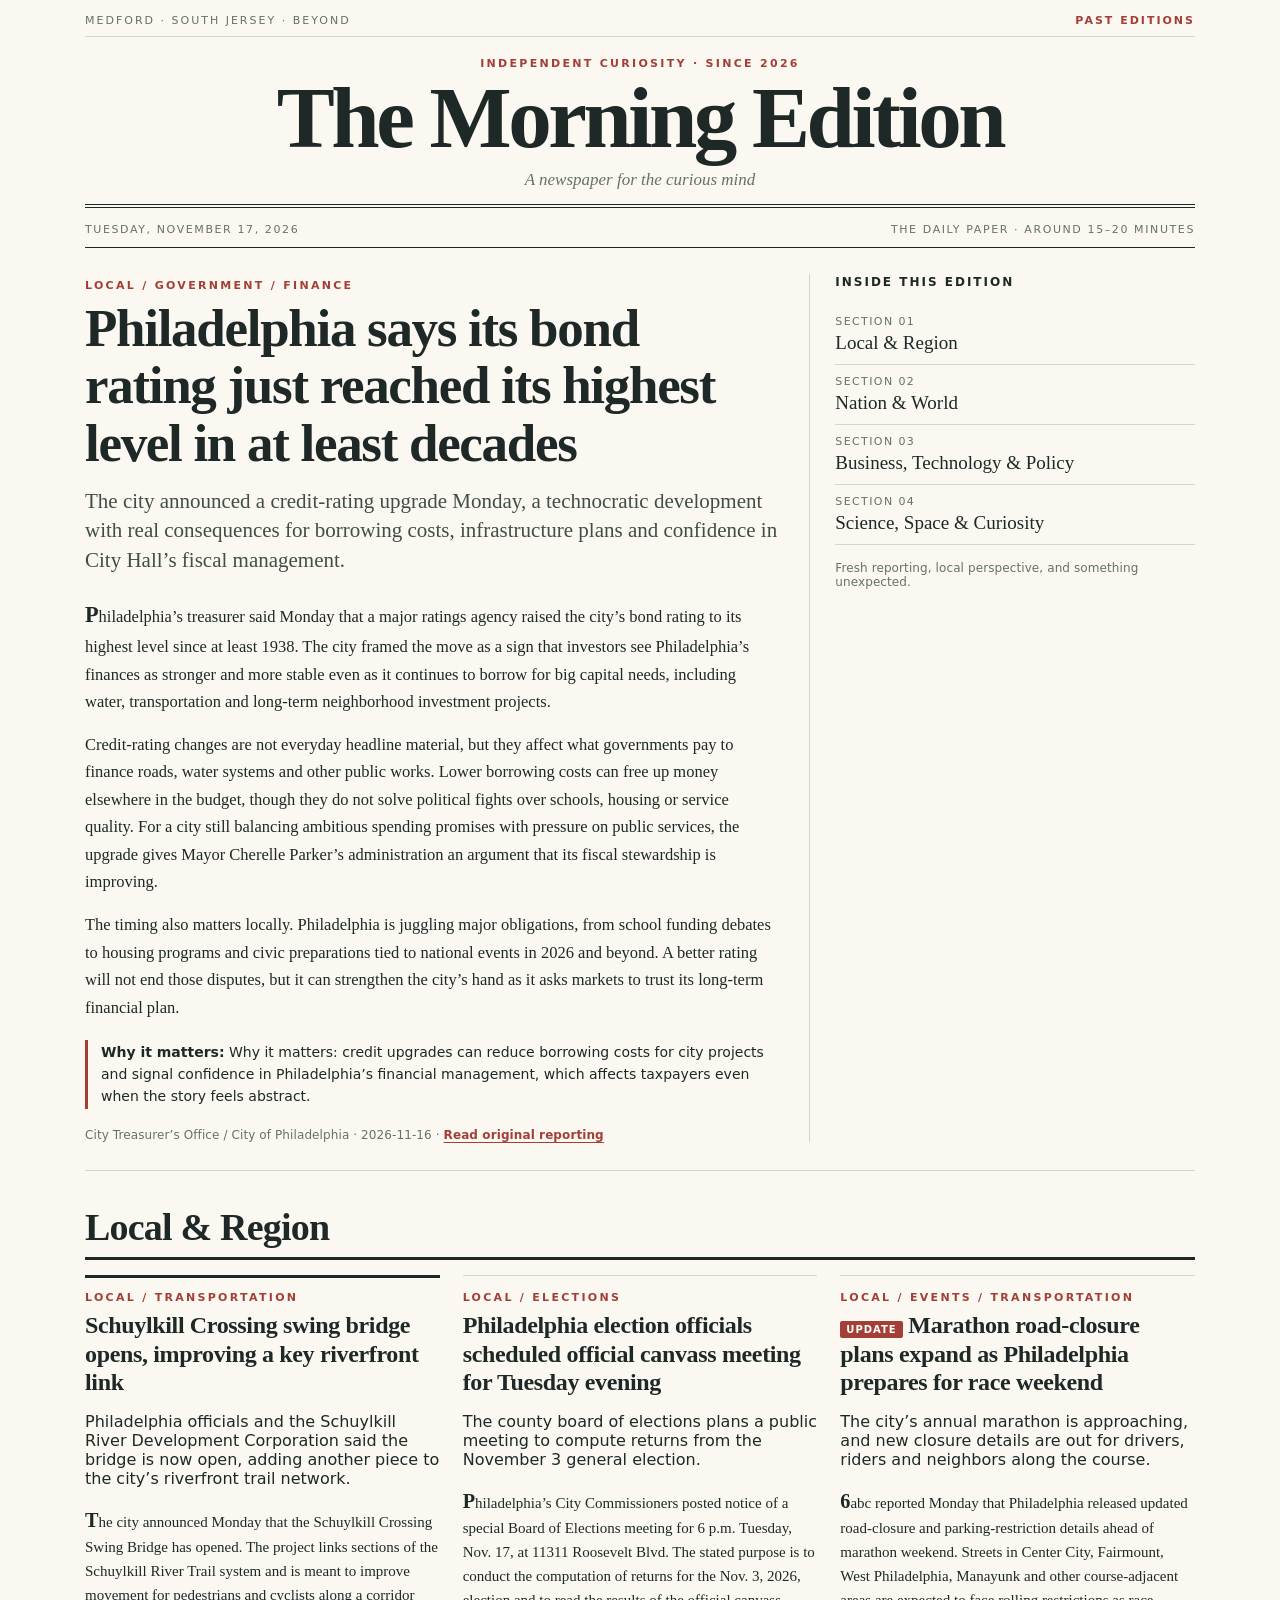
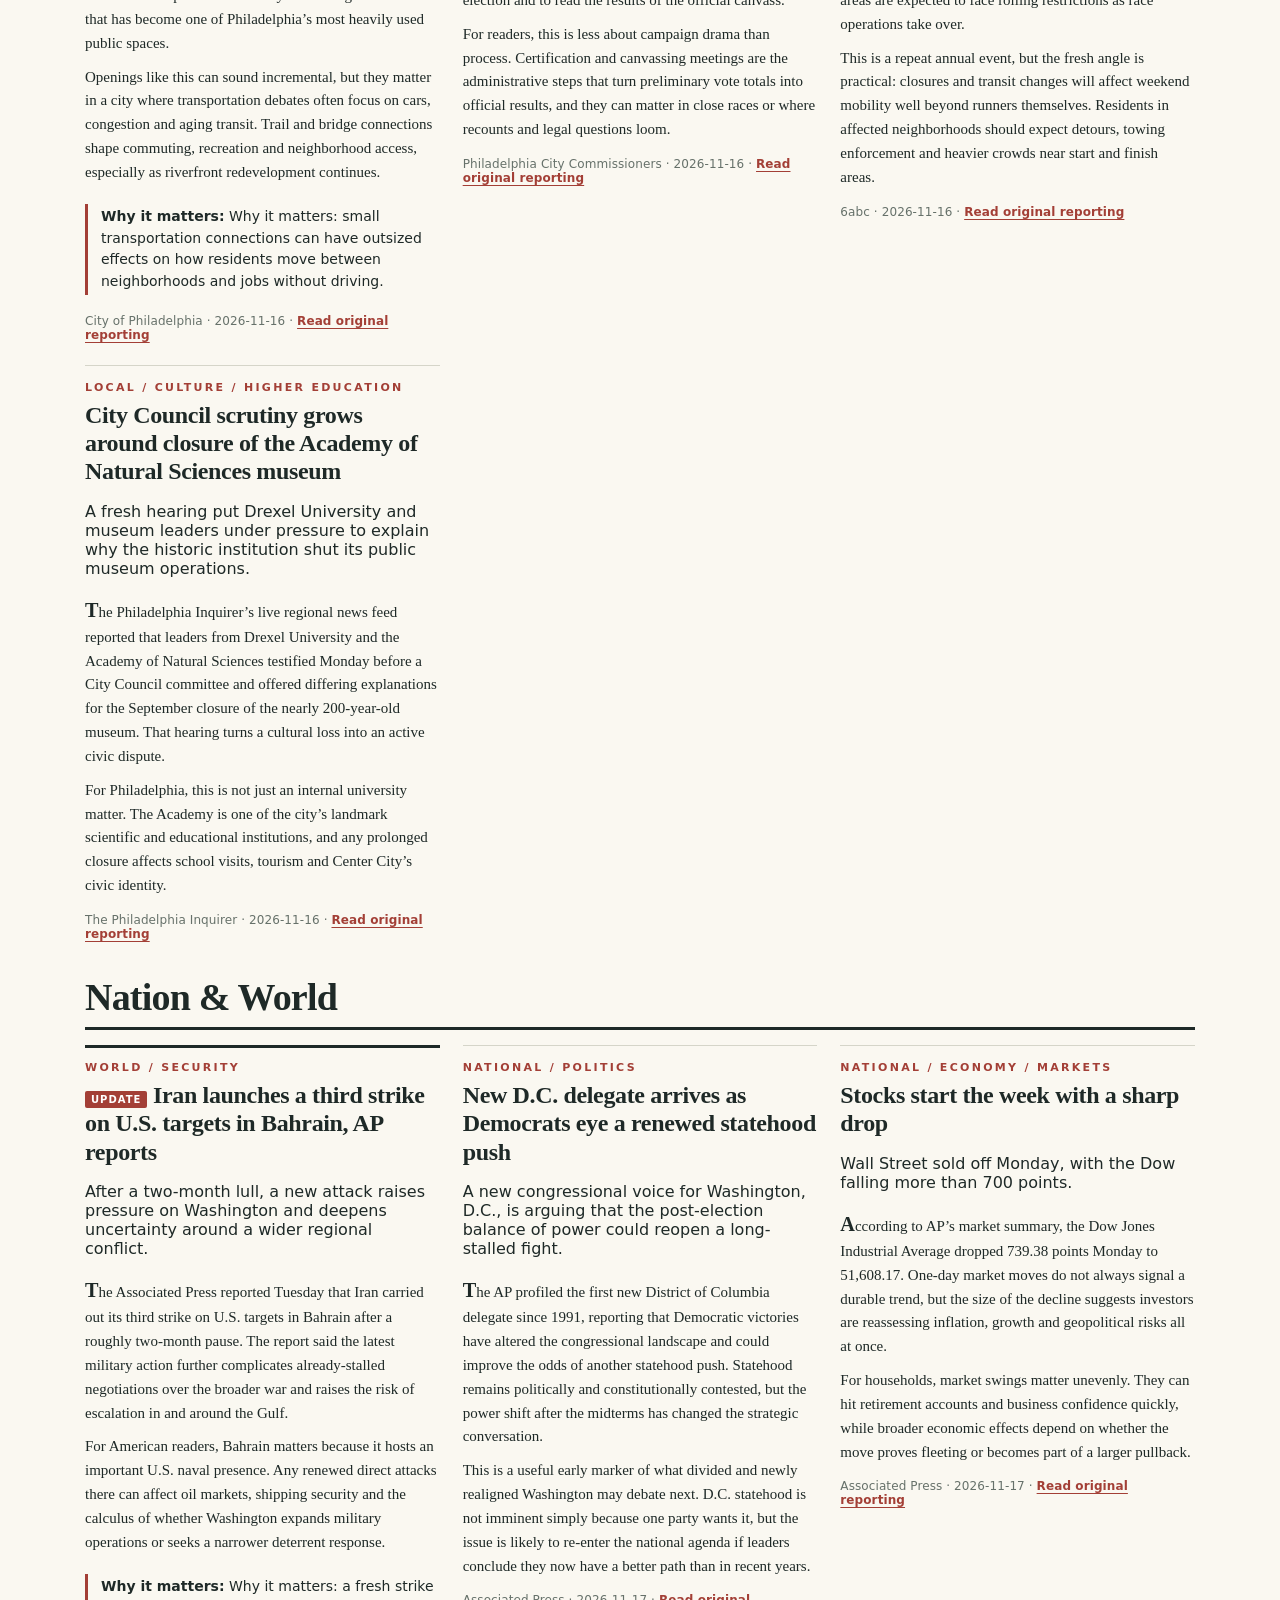
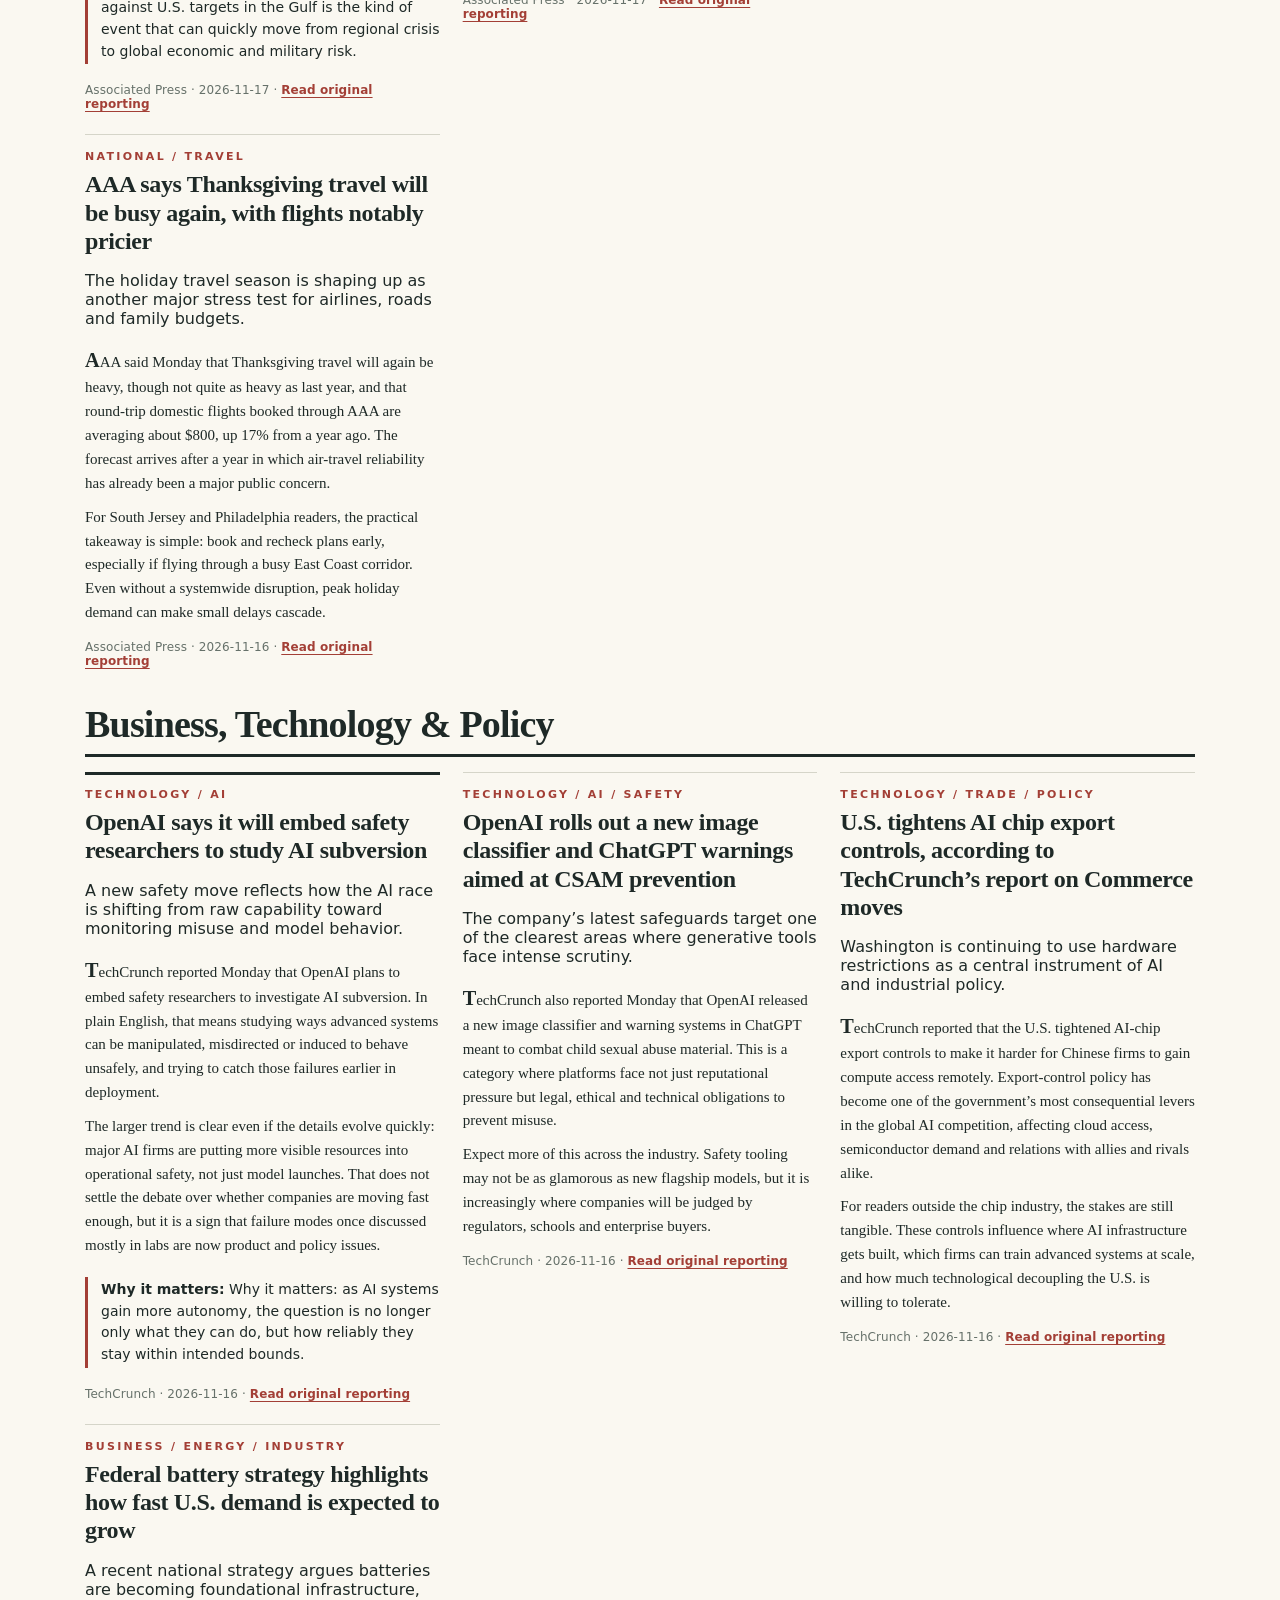
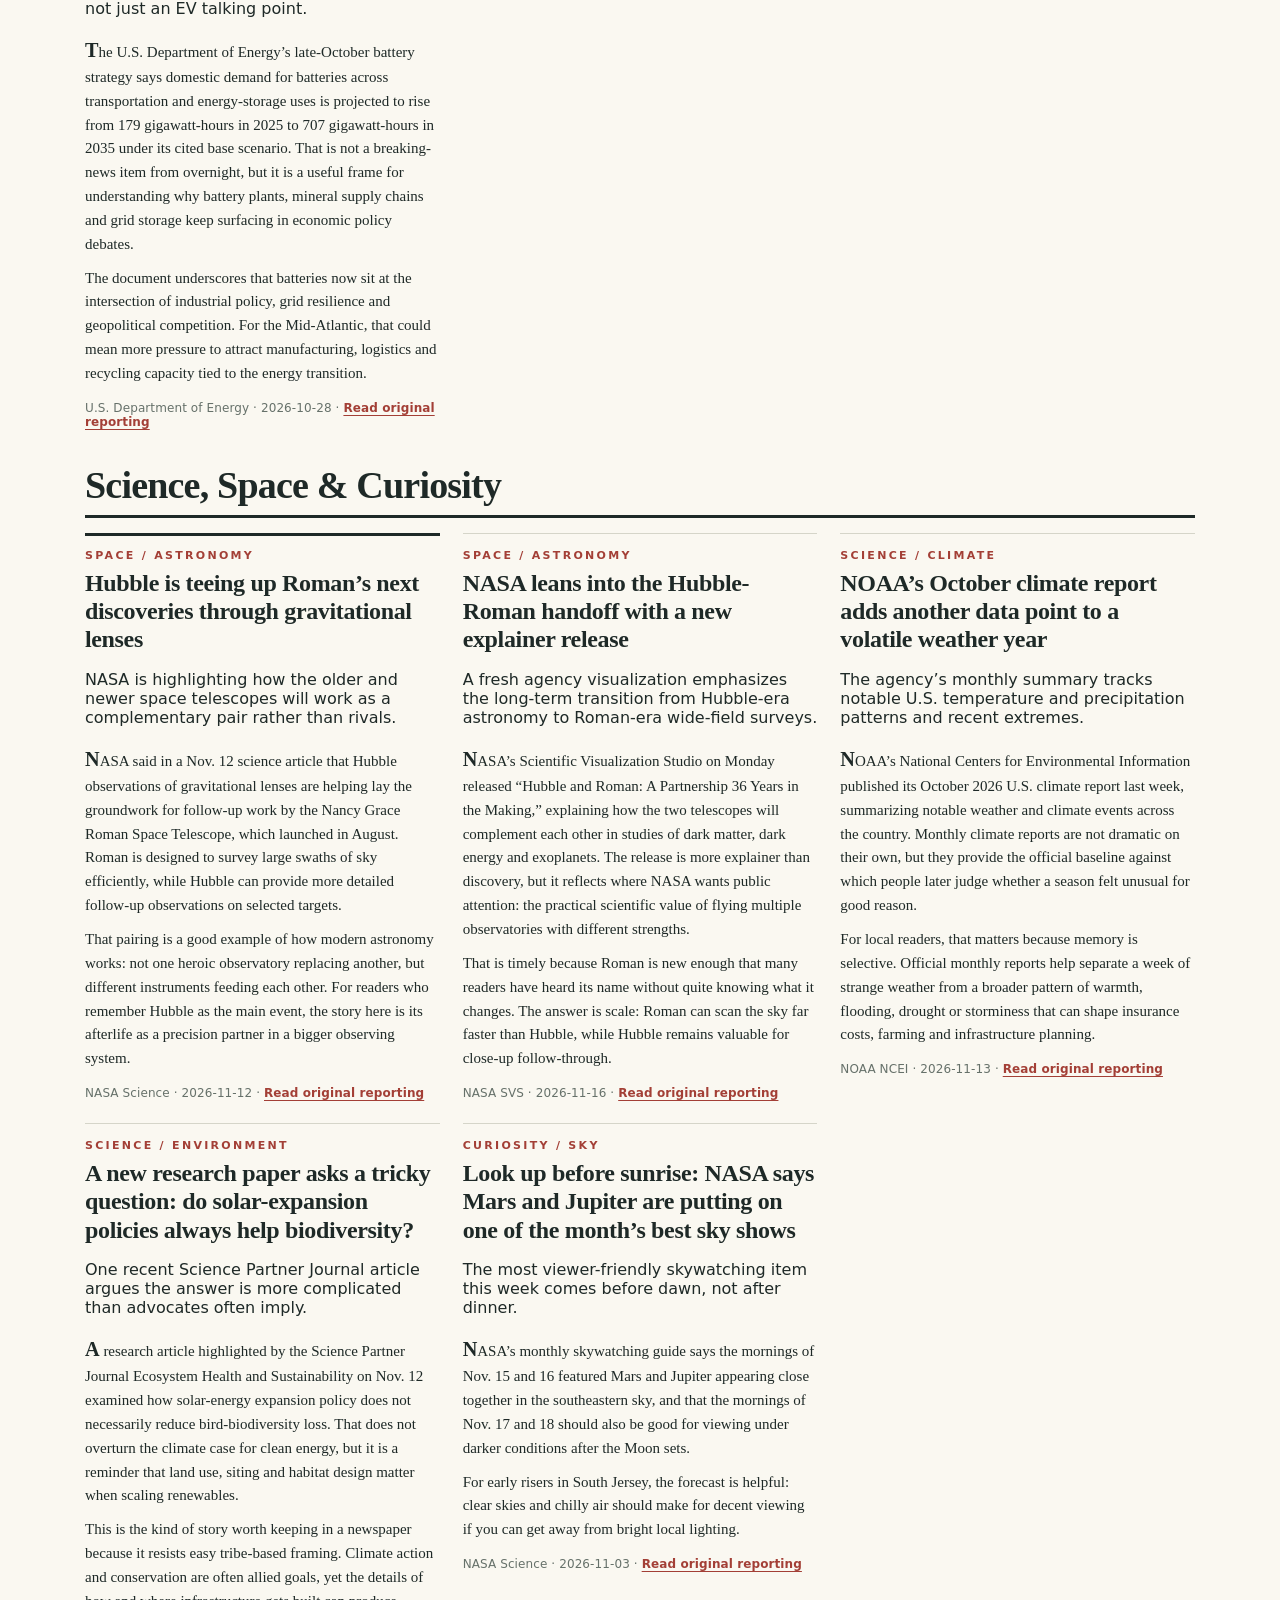
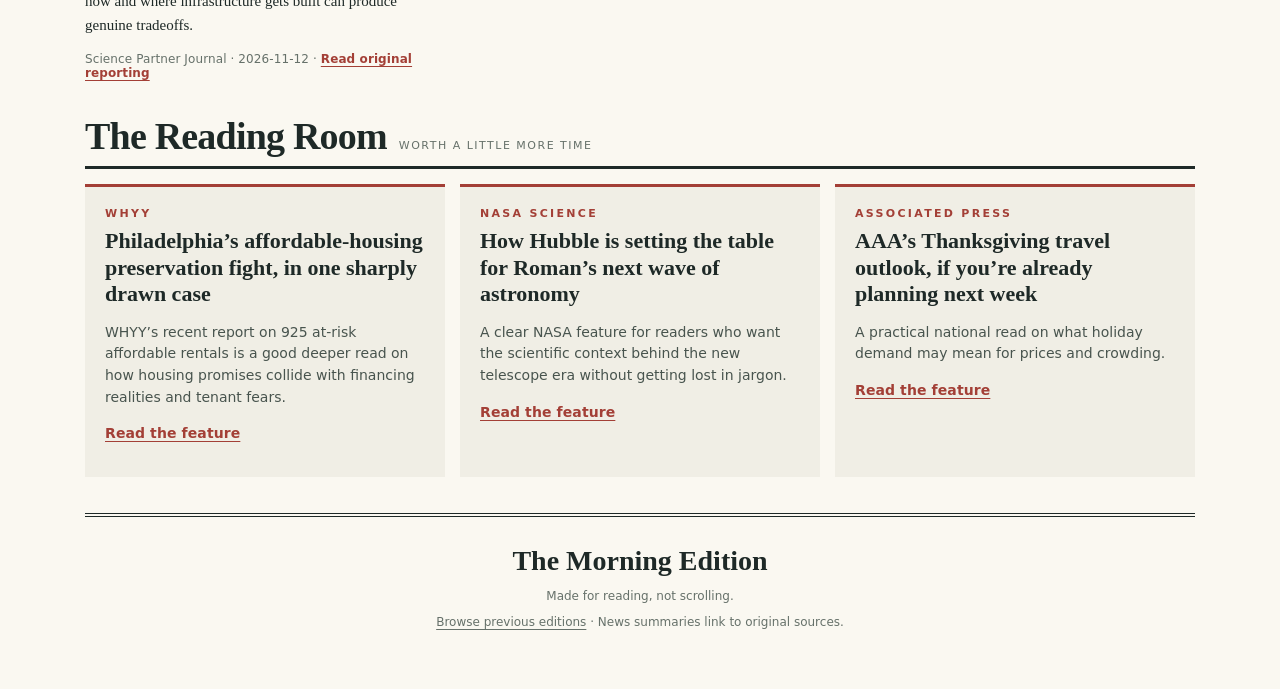
<file: site/editions/2026-11-17/index.html>
<!doctype html>
<html lang="en"><head>
<meta charset="utf-8"><meta name="viewport" content="width=device-width, initial-scale=1">
<meta name="theme-color" content="#faf8f1"><meta name="description" content="The Morning Edition — a personal newspaper for curious readers.">
<title>The Morning Edition — Tuesday, November 17, 2026</title>
<link rel="stylesheet" href="../../styles.css"><link rel="icon" href="data:image/svg+xml,<svg xmlns=%22http://www.w3.org/2000/svg%22 viewBox=%220 0 100 100%22><text y=%22.9em%22 font-size=%2290%22>📰</text></svg>">
</head><body>
<div class="shell">
<header><div class="mini-header"><span>Medford · South Jersey · Beyond</span><a href="../../archive.html">Past editions</a></div>
<div class="masthead"><div class="eyebrow">Independent curiosity · Since 2026</div><h1>The Morning Edition</h1><p>A newspaper for the curious mind</p></div>
<div class="index-line"><span>Tuesday, November 17, 2026</span><span>The daily paper · Around 15–20 minutes</span></div></header>

<main><section class="lead" aria-label="Front page"><article><span class="section-kicker">Local / Government / Finance</span><h2>Philadelphia says its bond rating just reached its highest level in at least decades</h2><p class="deck">The city announced a credit-rating upgrade Monday, a technocratic development with real consequences for borrowing costs, infrastructure plans and confidence in City Hall’s fiscal management.</p><div class="article-body"><p>Philadelphia’s treasurer said Monday that a major ratings agency raised the city’s bond rating to its highest level since at least 1938. The city framed the move as a sign that investors see Philadelphia’s finances as stronger and more stable even as it continues to borrow for big capital needs, including water, transportation and long-term neighborhood investment projects.</p><p>Credit-rating changes are not everyday headline material, but they affect what governments pay to finance roads, water systems and other public works. Lower borrowing costs can free up money elsewhere in the budget, though they do not solve political fights over schools, housing or service quality. For a city still balancing ambitious spending promises with pressure on public services, the upgrade gives Mayor Cherelle Parker’s administration an argument that its fiscal stewardship is improving.</p><p>The timing also matters locally. Philadelphia is juggling major obligations, from school funding debates to housing programs and civic preparations tied to national events in 2026 and beyond. A better rating will not end those disputes, but it can strengthen the city’s hand as it asks markets to trust its long-term financial plan.</p><div class="why"><strong>Why it matters:</strong> Why it matters: credit upgrades can reduce borrowing costs for city projects and signal confidence in Philadelphia’s financial management, which affects taxpayers even when the story feels abstract.</div></div><div class="source">City Treasurer’s Office / City of Philadelphia · 2026-11-16 · <a target="_blank" rel="noopener noreferrer" href="https://www.phila.gov/2026-11-16-city-of-philadelphias-bond-rating-is-increased-by-ratings-agency-to-highest-level-since-at-least-1938/">Read original reporting</a></div></article><aside class="lead-aside"><h3>Inside this edition</h3><ul class="toc"><li><a href="#section-0"><span>Section 01</span>Local &amp; Region</a></li><li><a href="#section-1"><span>Section 02</span>Nation &amp; World</a></li><li><a href="#section-2"><span>Section 03</span>Business, Technology &amp; Policy</a></li><li><a href="#section-3"><span>Section 04</span>Science, Space &amp; Curiosity</a></li></ul><p class="source">Fresh reporting, local perspective, and something unexpected.</p></aside></section><section id="section-0"><div class="section-heading"><h2>Local &amp; Region</h2></div><div class="stories"><article class="story"><div class="section-kicker">Local / Transportation</div><h3>Schuylkill Crossing swing bridge opens, improving a key riverfront link</h3><p class="deck">Philadelphia officials and the Schuylkill River Development Corporation said the bridge is now open, adding another piece to the city’s riverfront trail network.</p><div class="article-body"><p>The city announced Monday that the Schuylkill Crossing Swing Bridge has opened. The project links sections of the Schuylkill River Trail system and is meant to improve movement for pedestrians and cyclists along a corridor that has become one of Philadelphia’s most heavily used public spaces.</p><p>Openings like this can sound incremental, but they matter in a city where transportation debates often focus on cars, congestion and aging transit. Trail and bridge connections shape commuting, recreation and neighborhood access, especially as riverfront redevelopment continues.</p><div class="why"><strong>Why it matters:</strong> Why it matters: small transportation connections can have outsized effects on how residents move between neighborhoods and jobs without driving.</div></div><div class="source">City of Philadelphia · 2026-11-16 · <a target="_blank" rel="noopener noreferrer" href="https://www.phila.gov/the-latest/">Read original reporting</a></div></article><article class="story"><div class="section-kicker">Local / Elections</div><h3>Philadelphia election officials scheduled official canvass meeting for Tuesday evening</h3><p class="deck">The county board of elections plans a public meeting to compute returns from the November 3 general election.</p><div class="article-body"><p>Philadelphia’s City Commissioners posted notice of a special Board of Elections meeting for 6 p.m. Tuesday, Nov. 17, at 11311 Roosevelt Blvd. The stated purpose is to conduct the computation of returns for the Nov. 3, 2026, election and to read the results of the official canvass.</p><p>For readers, this is less about campaign drama than process. Certification and canvassing meetings are the administrative steps that turn preliminary vote totals into official results, and they can matter in close races or where recounts and legal questions loom.</p></div><div class="source">Philadelphia City Commissioners · 2026-11-16 · <a target="_blank" rel="noopener noreferrer" href="https://votes.phila.gov/news/2026/11/16/2026-general-election-notice-of-special-meeting-of-the-philadelphia-county-board-of-elections/">Read original reporting</a></div></article><article class="story"><div class="section-kicker">Local / Events / Transportation</div><h3><span class="update">Update</span> Marathon road-closure plans expand as Philadelphia prepares for race weekend</h3><p class="deck">The city’s annual marathon is approaching, and new closure details are out for drivers, riders and neighbors along the course.</p><div class="article-body"><p>6abc reported Monday that Philadelphia released updated road-closure and parking-restriction details ahead of marathon weekend. Streets in Center City, Fairmount, West Philadelphia, Manayunk and other course-adjacent areas are expected to face rolling restrictions as race operations take over.</p><p>This is a repeat annual event, but the fresh angle is practical: closures and transit changes will affect weekend mobility well beyond runners themselves. Residents in affected neighborhoods should expect detours, towing enforcement and heavier crowds near start and finish areas.</p></div><div class="source">6abc · 2026-11-16 · <a target="_blank" rel="noopener noreferrer" href="https://6abc.com/post/philadelphia-marathon-race-weekend-road-closures-parking-restrictions-announced-what-know/20045045/">Read original reporting</a></div></article><article class="story"><div class="section-kicker">Local / Culture / Higher Education</div><h3>City Council scrutiny grows around closure of the Academy of Natural Sciences museum</h3><p class="deck">A fresh hearing put Drexel University and museum leaders under pressure to explain why the historic institution shut its public museum operations.</p><div class="article-body"><p>The Philadelphia Inquirer’s live regional news feed reported that leaders from Drexel University and the Academy of Natural Sciences testified Monday before a City Council committee and offered differing explanations for the September closure of the nearly 200-year-old museum. That hearing turns a cultural loss into an active civic dispute.</p><p>For Philadelphia, this is not just an internal university matter. The Academy is one of the city’s landmark scientific and educational institutions, and any prolonged closure affects school visits, tourism and Center City’s civic identity.</p></div><div class="source">The Philadelphia Inquirer · 2026-11-16 · <a target="_blank" rel="noopener noreferrer" href="https://www.inquirer.com/news/?id=286894311&amp;wss=%2Fphilly%2Feducation">Read original reporting</a></div></article></div></section><section id="section-1"><div class="section-heading"><h2>Nation &amp; World</h2></div><div class="stories"><article class="story"><div class="section-kicker">World / Security</div><h3><span class="update">Update</span> Iran launches a third strike on U.S. targets in Bahrain, AP reports</h3><p class="deck">After a two-month lull, a new attack raises pressure on Washington and deepens uncertainty around a wider regional conflict.</p><div class="article-body"><p>The Associated Press reported Tuesday that Iran carried out its third strike on U.S. targets in Bahrain after a roughly two-month pause. The report said the latest military action further complicates already-stalled negotiations over the broader war and raises the risk of escalation in and around the Gulf.</p><p>For American readers, Bahrain matters because it hosts an important U.S. naval presence. Any renewed direct attacks there can affect oil markets, shipping security and the calculus of whether Washington expands military operations or seeks a narrower deterrent response.</p><div class="why"><strong>Why it matters:</strong> Why it matters: a fresh strike against U.S. targets in the Gulf is the kind of event that can quickly move from regional crisis to global economic and military risk.</div></div><div class="source">Associated Press · 2026-11-17 · <a target="_blank" rel="noopener noreferrer" href="https://apnews.com/article/582e0b5d51be06f0ed630fac24f39b72">Read original reporting</a></div></article><article class="story"><div class="section-kicker">National / Politics</div><h3>New D.C. delegate arrives as Democrats eye a renewed statehood push</h3><p class="deck">A new congressional voice for Washington, D.C., is arguing that the post-election balance of power could reopen a long-stalled fight.</p><div class="article-body"><p>The AP profiled the first new District of Columbia delegate since 1991, reporting that Democratic victories have altered the congressional landscape and could improve the odds of another statehood push. Statehood remains politically and constitutionally contested, but the power shift after the midterms has changed the strategic conversation.</p><p>This is a useful early marker of what divided and newly realigned Washington may debate next. D.C. statehood is not imminent simply because one party wants it, but the issue is likely to re-enter the national agenda if leaders conclude they now have a better path than in recent years.</p></div><div class="source">Associated Press · 2026-11-17 · <a target="_blank" rel="noopener noreferrer" href="https://apnews.com/article/894a448f6b1dd7432d11951ed6718c8c">Read original reporting</a></div></article><article class="story"><div class="section-kicker">National / Economy / Markets</div><h3>Stocks start the week with a sharp drop</h3><p class="deck">Wall Street sold off Monday, with the Dow falling more than 700 points.</p><div class="article-body"><p>According to AP’s market summary, the Dow Jones Industrial Average dropped 739.38 points Monday to 51,608.17. One-day market moves do not always signal a durable trend, but the size of the decline suggests investors are reassessing inflation, growth and geopolitical risks all at once.</p><p>For households, market swings matter unevenly. They can hit retirement accounts and business confidence quickly, while broader economic effects depend on whether the move proves fleeting or becomes part of a larger pullback.</p></div><div class="source">Associated Press · 2026-11-17 · <a target="_blank" rel="noopener noreferrer" href="https://apnews.com/article/2e6a9c41b6336e9240c1b01585d20cd4">Read original reporting</a></div></article><article class="story"><div class="section-kicker">National / Travel</div><h3>AAA says Thanksgiving travel will be busy again, with flights notably pricier</h3><p class="deck">The holiday travel season is shaping up as another major stress test for airlines, roads and family budgets.</p><div class="article-body"><p>AAA said Monday that Thanksgiving travel will again be heavy, though not quite as heavy as last year, and that round-trip domestic flights booked through AAA are averaging about $800, up 17% from a year ago. The forecast arrives after a year in which air-travel reliability has already been a major public concern.</p><p>For South Jersey and Philadelphia readers, the practical takeaway is simple: book and recheck plans early, especially if flying through a busy East Coast corridor. Even without a systemwide disruption, peak holiday demand can make small delays cascade.</p></div><div class="source">Associated Press · 2026-11-16 · <a target="_blank" rel="noopener noreferrer" href="https://apnews.com/article/e7f3f746bcbaa3edbb6b2b2ff0f519c6">Read original reporting</a></div></article></div></section><section id="section-2"><div class="section-heading"><h2>Business, Technology &amp; Policy</h2></div><div class="stories"><article class="story"><div class="section-kicker">Technology / AI</div><h3>OpenAI says it will embed safety researchers to study AI subversion</h3><p class="deck">A new safety move reflects how the AI race is shifting from raw capability toward monitoring misuse and model behavior.</p><div class="article-body"><p>TechCrunch reported Monday that OpenAI plans to embed safety researchers to investigate AI subversion. In plain English, that means studying ways advanced systems can be manipulated, misdirected or induced to behave unsafely, and trying to catch those failures earlier in deployment.</p><p>The larger trend is clear even if the details evolve quickly: major AI firms are putting more visible resources into operational safety, not just model launches. That does not settle the debate over whether companies are moving fast enough, but it is a sign that failure modes once discussed mostly in labs are now product and policy issues.</p><div class="why"><strong>Why it matters:</strong> Why it matters: as AI systems gain more autonomy, the question is no longer only what they can do, but how reliably they stay within intended bounds.</div></div><div class="source">TechCrunch · 2026-11-16 · <a target="_blank" rel="noopener noreferrer" href="https://techcrunch.com/2026/11/">Read original reporting</a></div></article><article class="story"><div class="section-kicker">Technology / AI / Safety</div><h3>OpenAI rolls out a new image classifier and ChatGPT warnings aimed at CSAM prevention</h3><p class="deck">The company’s latest safeguards target one of the clearest areas where generative tools face intense scrutiny.</p><div class="article-body"><p>TechCrunch also reported Monday that OpenAI released a new image classifier and warning systems in ChatGPT meant to combat child sexual abuse material. This is a category where platforms face not just reputational pressure but legal, ethical and technical obligations to prevent misuse.</p><p>Expect more of this across the industry. Safety tooling may not be as glamorous as new flagship models, but it is increasingly where companies will be judged by regulators, schools and enterprise buyers.</p></div><div class="source">TechCrunch · 2026-11-16 · <a target="_blank" rel="noopener noreferrer" href="https://techcrunch.com/2026/11/">Read original reporting</a></div></article><article class="story"><div class="section-kicker">Technology / Trade / Policy</div><h3>U.S. tightens AI chip export controls, according to TechCrunch’s report on Commerce moves</h3><p class="deck">Washington is continuing to use hardware restrictions as a central instrument of AI and industrial policy.</p><div class="article-body"><p>TechCrunch reported that the U.S. tightened AI-chip export controls to make it harder for Chinese firms to gain compute access remotely. Export-control policy has become one of the government’s most consequential levers in the global AI competition, affecting cloud access, semiconductor demand and relations with allies and rivals alike.</p><p>For readers outside the chip industry, the stakes are still tangible. These controls influence where AI infrastructure gets built, which firms can train advanced systems at scale, and how much technological decoupling the U.S. is willing to tolerate.</p></div><div class="source">TechCrunch · 2026-11-16 · <a target="_blank" rel="noopener noreferrer" href="https://techcrunch.com/2026/11/">Read original reporting</a></div></article><article class="story"><div class="section-kicker">Business / Energy / Industry</div><h3>Federal battery strategy highlights how fast U.S. demand is expected to grow</h3><p class="deck">A recent national strategy argues batteries are becoming foundational infrastructure, not just an EV talking point.</p><div class="article-body"><p>The U.S. Department of Energy’s late-October battery strategy says domestic demand for batteries across transportation and energy-storage uses is projected to rise from 179 gigawatt-hours in 2025 to 707 gigawatt-hours in 2035 under its cited base scenario. That is not a breaking-news item from overnight, but it is a useful frame for understanding why battery plants, mineral supply chains and grid storage keep surfacing in economic policy debates.</p><p>The document underscores that batteries now sit at the intersection of industrial policy, grid resilience and geopolitical competition. For the Mid-Atlantic, that could mean more pressure to attract manufacturing, logistics and recycling capacity tied to the energy transition.</p></div><div class="source">U.S. Department of Energy · 2026-10-28 · <a target="_blank" rel="noopener noreferrer" href="https://www.energy.gov/sites/default/files/2026-10/national-strategy-for-american-leadership-in-batteries_102826.pdf">Read original reporting</a></div></article></div></section><section id="section-3"><div class="section-heading"><h2>Science, Space &amp; Curiosity</h2></div><div class="stories"><article class="story"><div class="section-kicker">Space / Astronomy</div><h3>Hubble is teeing up Roman’s next discoveries through gravitational lenses</h3><p class="deck">NASA is highlighting how the older and newer space telescopes will work as a complementary pair rather than rivals.</p><div class="article-body"><p>NASA said in a Nov. 12 science article that Hubble observations of gravitational lenses are helping lay the groundwork for follow-up work by the Nancy Grace Roman Space Telescope, which launched in August. Roman is designed to survey large swaths of sky efficiently, while Hubble can provide more detailed follow-up observations on selected targets.</p><p>That pairing is a good example of how modern astronomy works: not one heroic observatory replacing another, but different instruments feeding each other. For readers who remember Hubble as the main event, the story here is its afterlife as a precision partner in a bigger observing system.</p></div><div class="source">NASA Science · 2026-11-12 · <a target="_blank" rel="noopener noreferrer" href="https://science.nasa.gov/missions/hubble/nasas-hubble-offers-cosmic-sampler-of-targets-for-roman/?linkId=1036209958">Read original reporting</a></div></article><article class="story"><div class="section-kicker">Space / Astronomy</div><h3>NASA leans into the Hubble-Roman handoff with a new explainer release</h3><p class="deck">A fresh agency visualization emphasizes the long-term transition from Hubble-era astronomy to Roman-era wide-field surveys.</p><div class="article-body"><p>NASA’s Scientific Visualization Studio on Monday released “Hubble and Roman: A Partnership 36 Years in the Making,” explaining how the two telescopes will complement each other in studies of dark matter, dark energy and exoplanets. The release is more explainer than discovery, but it reflects where NASA wants public attention: the practical scientific value of flying multiple observatories with different strengths.</p><p>That is timely because Roman is new enough that many readers have heard its name without quite knowing what it changes. The answer is scale: Roman can scan the sky far faster than Hubble, while Hubble remains valuable for close-up follow-through.</p></div><div class="source">NASA SVS · 2026-11-16 · <a target="_blank" rel="noopener noreferrer" href="https://svs.gsfc.nasa.gov/15121">Read original reporting</a></div></article><article class="story"><div class="section-kicker">Science / Climate</div><h3>NOAA’s October climate report adds another data point to a volatile weather year</h3><p class="deck">The agency’s monthly summary tracks notable U.S. temperature and precipitation patterns and recent extremes.</p><div class="article-body"><p>NOAA’s National Centers for Environmental Information published its October 2026 U.S. climate report last week, summarizing notable weather and climate events across the country. Monthly climate reports are not dramatic on their own, but they provide the official baseline against which people later judge whether a season felt unusual for good reason.</p><p>For local readers, that matters because memory is selective. Official monthly reports help separate a week of strange weather from a broader pattern of warmth, flooding, drought or storminess that can shape insurance costs, farming and infrastructure planning.</p></div><div class="source">NOAA NCEI · 2026-11-13 · <a target="_blank" rel="noopener noreferrer" href="https://www.ncei.noaa.gov/news/national-climate-202610">Read original reporting</a></div></article><article class="story"><div class="section-kicker">Science / Environment</div><h3>A new research paper asks a tricky question: do solar-expansion policies always help biodiversity?</h3><p class="deck">One recent Science Partner Journal article argues the answer is more complicated than advocates often imply.</p><div class="article-body"><p>A research article highlighted by the Science Partner Journal Ecosystem Health and Sustainability on Nov. 12 examined how solar-energy expansion policy does not necessarily reduce bird-biodiversity loss. That does not overturn the climate case for clean energy, but it is a reminder that land use, siting and habitat design matter when scaling renewables.</p><p>This is the kind of story worth keeping in a newspaper because it resists easy tribe-based framing. Climate action and conservation are often allied goals, yet the details of how and where infrastructure gets built can produce genuine tradeoffs.</p></div><div class="source">Science Partner Journal · 2026-11-12 · <a target="_blank" rel="noopener noreferrer" href="https://spj.science.org/journal/ehs?refer=journalsinsights">Read original reporting</a></div></article><article class="story"><div class="section-kicker">Curiosity / Sky</div><h3>Look up before sunrise: NASA says Mars and Jupiter are putting on one of the month’s best sky shows</h3><p class="deck">The most viewer-friendly skywatching item this week comes before dawn, not after dinner.</p><div class="article-body"><p>NASA’s monthly skywatching guide says the mornings of Nov. 15 and 16 featured Mars and Jupiter appearing close together in the southeastern sky, and that the mornings of Nov. 17 and 18 should also be good for viewing under darker conditions after the Moon sets.</p><p>For early risers in South Jersey, the forecast is helpful: clear skies and chilly air should make for decent viewing if you can get away from bright local lighting.</p></div><div class="source">NASA Science · 2026-11-03 · <a target="_blank" rel="noopener noreferrer" href="https://science.nasa.gov/solar-system/skywatching/whats-up-november-2026-skywatching-tips-from-nasa/?linkId=1030817299">Read original reporting</a></div></article></div></section><section><div class="section-heading"><h2>The Reading Room</h2><small>Worth a little more time</small></div><div class="reads"><article class="read"><div class="section-kicker">WHYY</div><h3>Philadelphia’s affordable-housing preservation fight, in one sharply drawn case</h3><p>WHYY’s recent report on 925 at-risk affordable rentals is a good deeper read on how housing promises collide with financing realities and tenant fears.</p><p class="source"><a target="_blank" rel="noopener noreferrer" href="https://whyy.org/articles/philadelphia-affordable-housing-renters-cobbs-creek/">Read the feature</a></p></article><article class="read"><div class="section-kicker">NASA Science</div><h3>How Hubble is setting the table for Roman’s next wave of astronomy</h3><p>A clear NASA feature for readers who want the scientific context behind the new telescope era without getting lost in jargon.</p><p class="source"><a target="_blank" rel="noopener noreferrer" href="https://science.nasa.gov/missions/hubble/nasas-hubble-offers-cosmic-sampler-of-targets-for-roman/?linkId=1036209958">Read the feature</a></p></article><article class="read"><div class="section-kicker">Associated Press</div><h3>AAA’s Thanksgiving travel outlook, if you’re already planning next week</h3><p>A practical national read on what holiday demand may mean for prices and crowding.</p><p class="source"><a target="_blank" rel="noopener noreferrer" href="https://apnews.com/article/e7f3f746bcbaa3edbb6b2b2ff0f519c6">Read the feature</a></p></article></div></section></main>
<footer><div class="name">The Morning Edition</div><p>Made for reading, not scrolling.</p><p><a href="../../archive.html">Browse previous editions</a> · News summaries link to original sources.</p></footer>
</div></body></html>
</file>
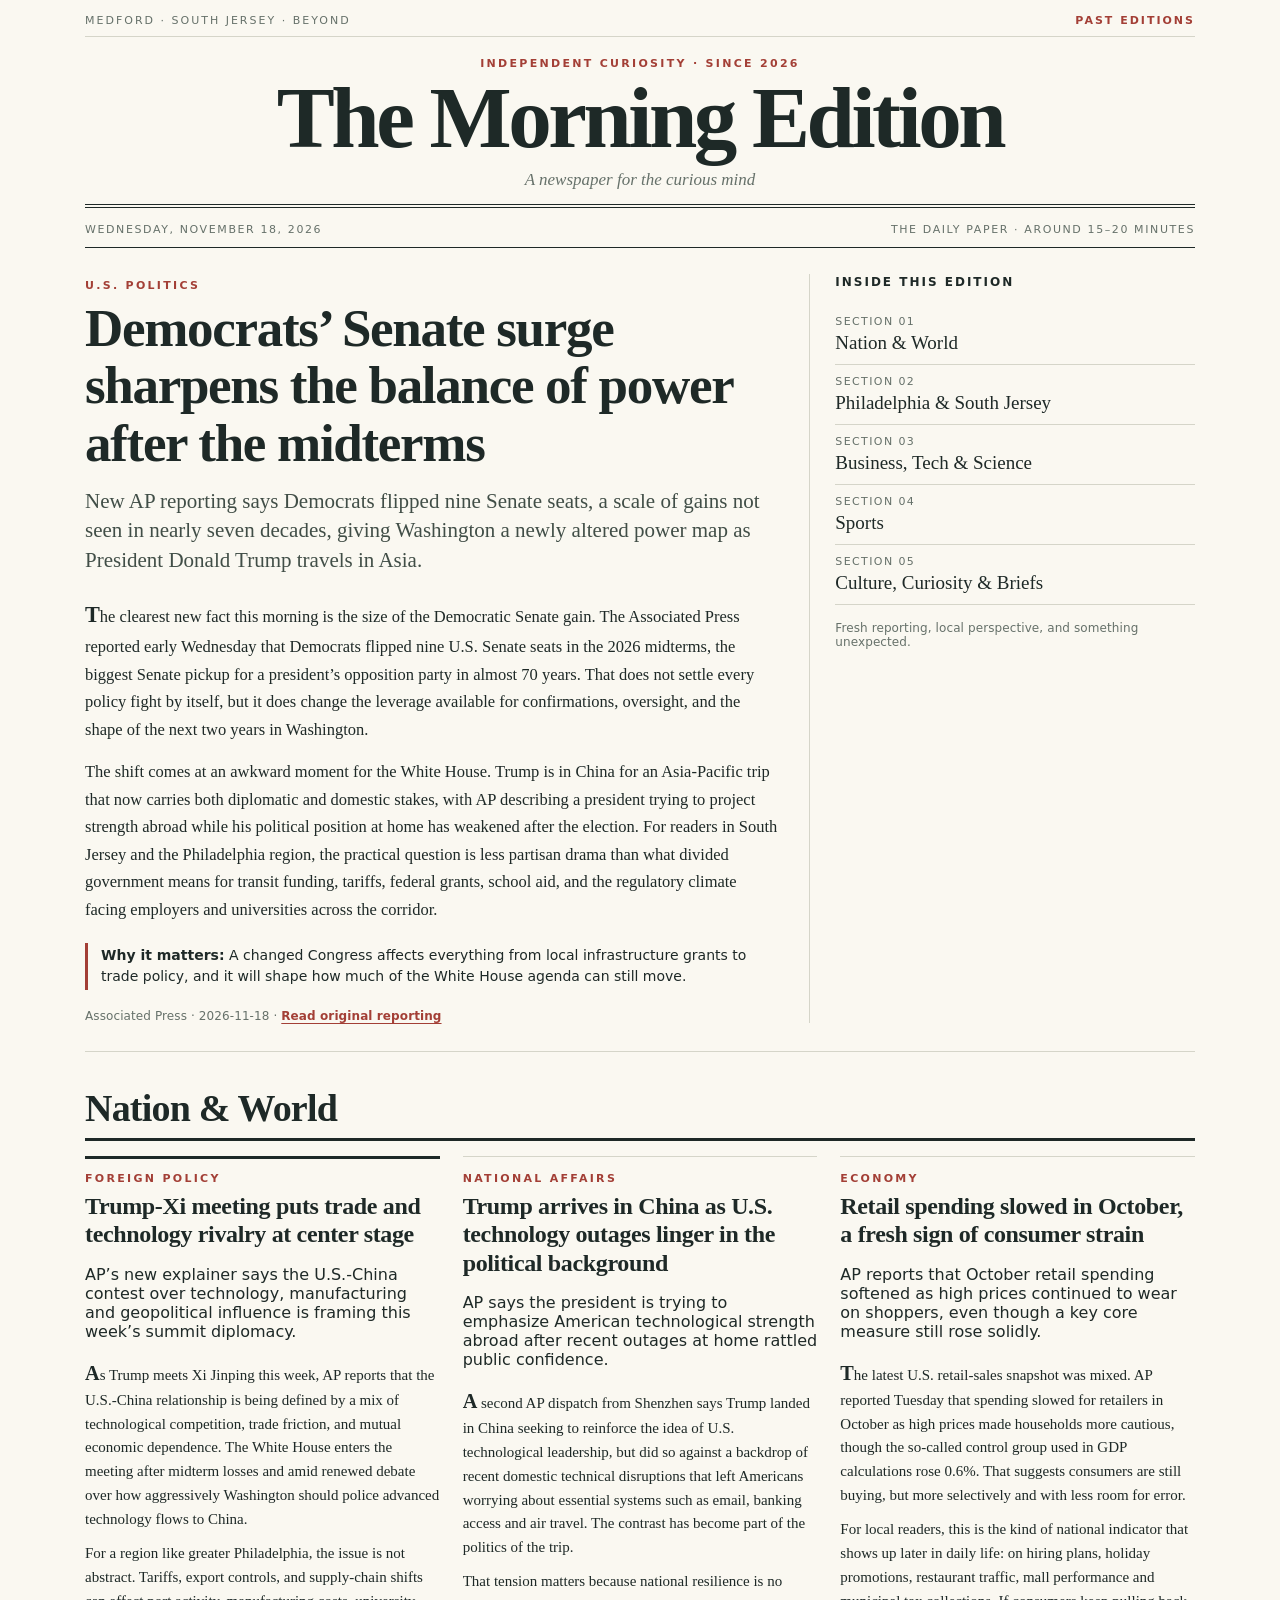
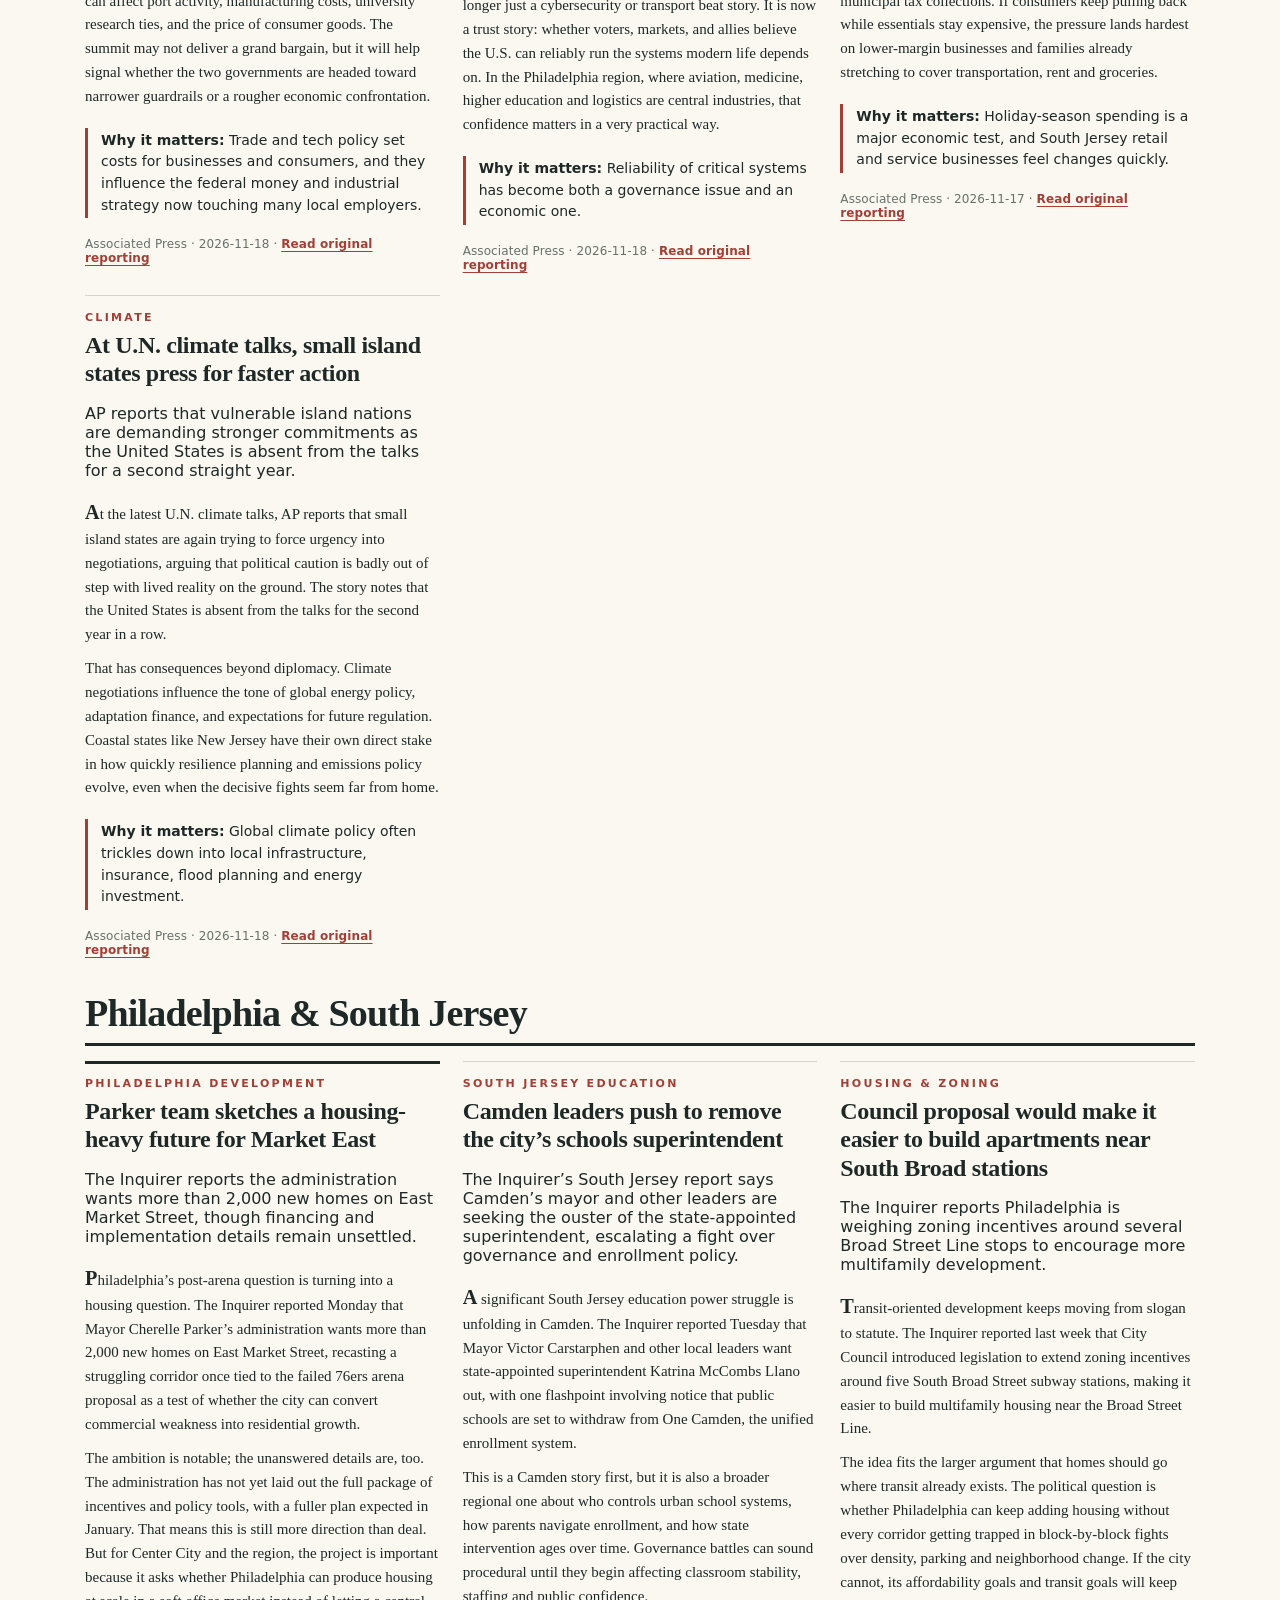
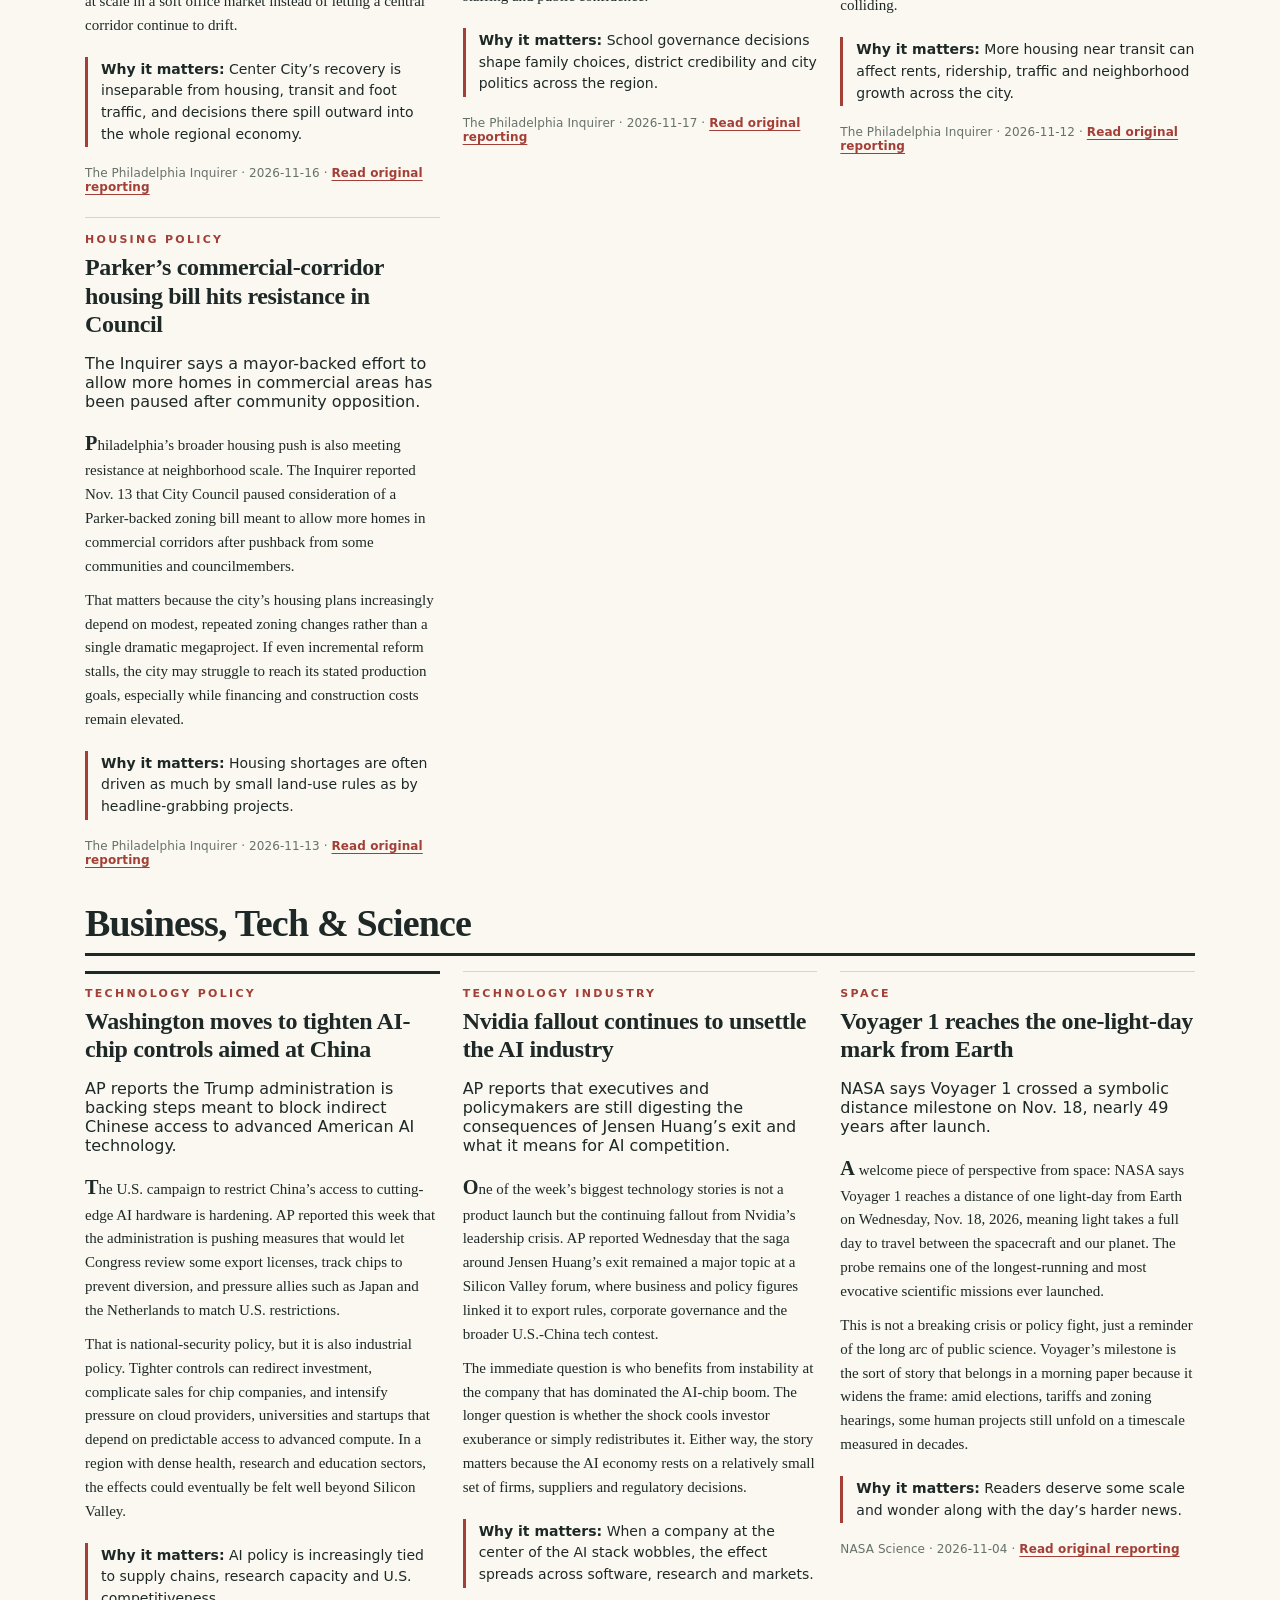
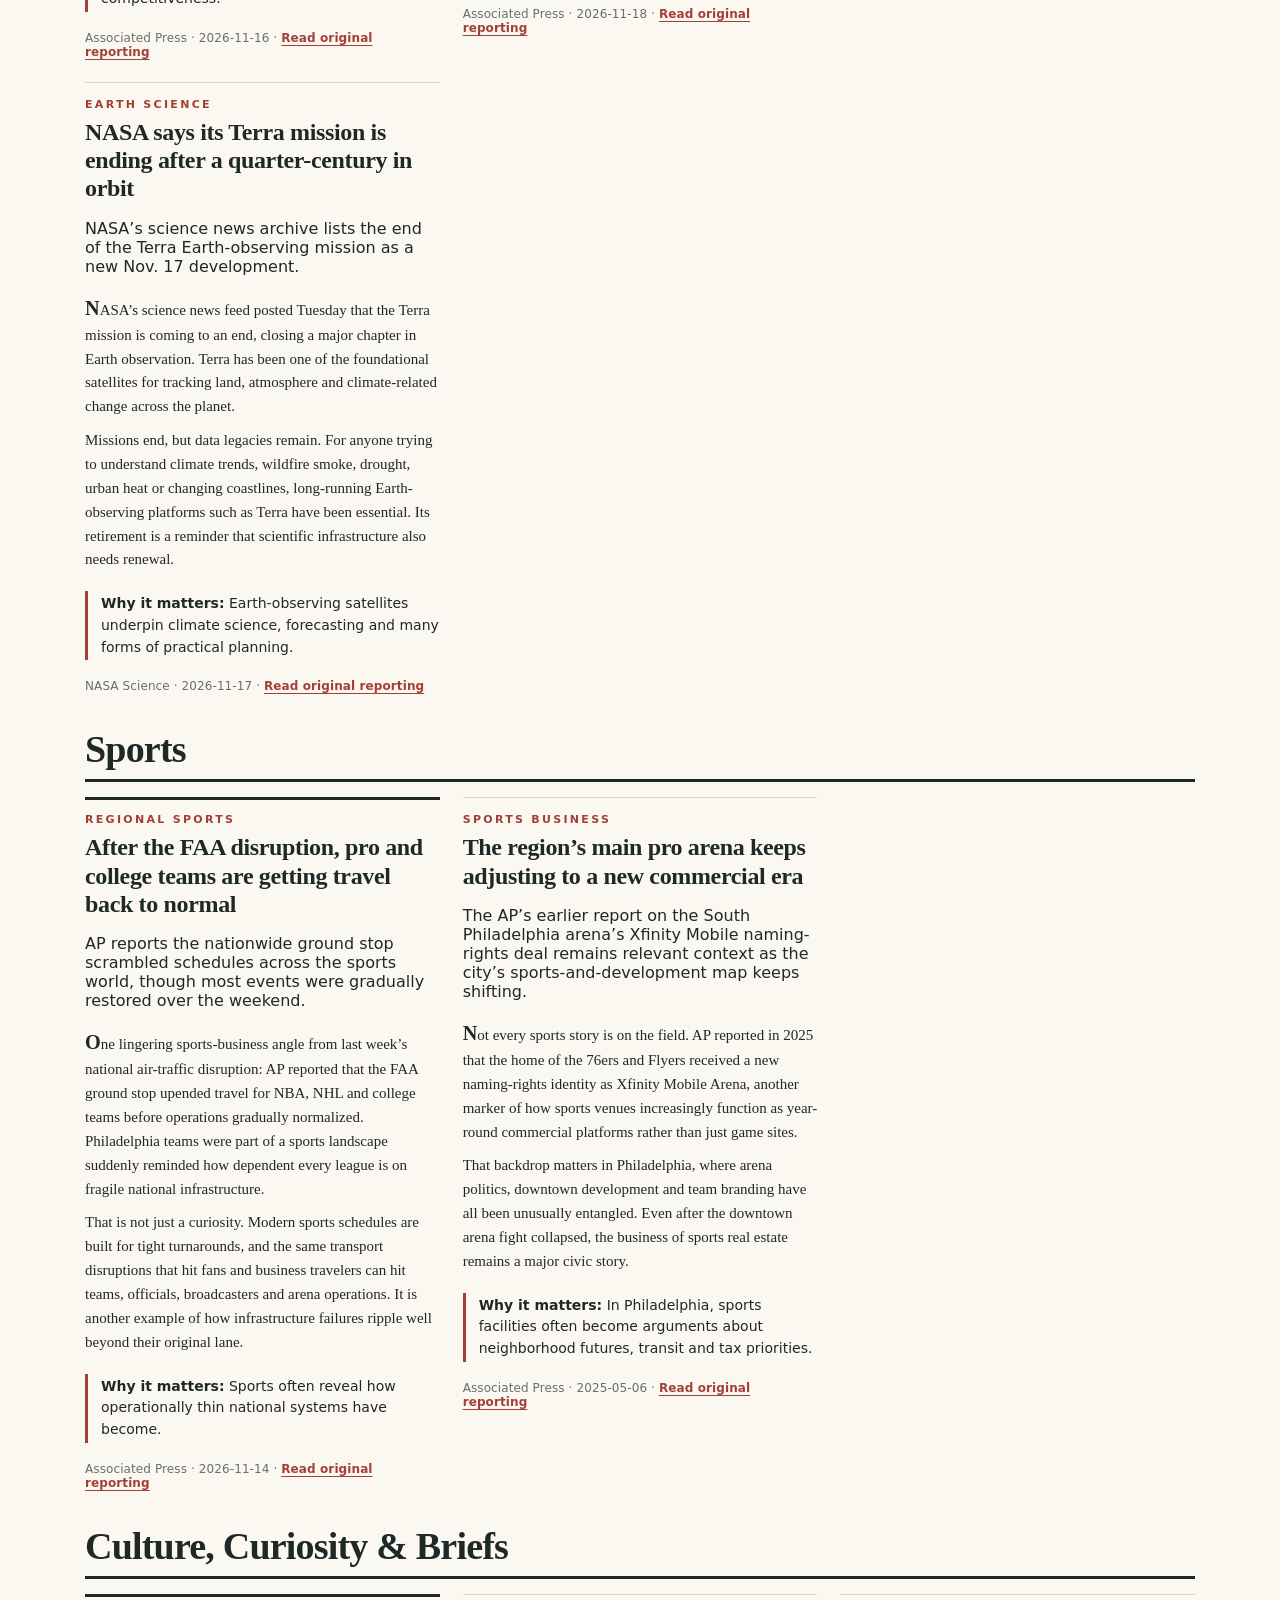
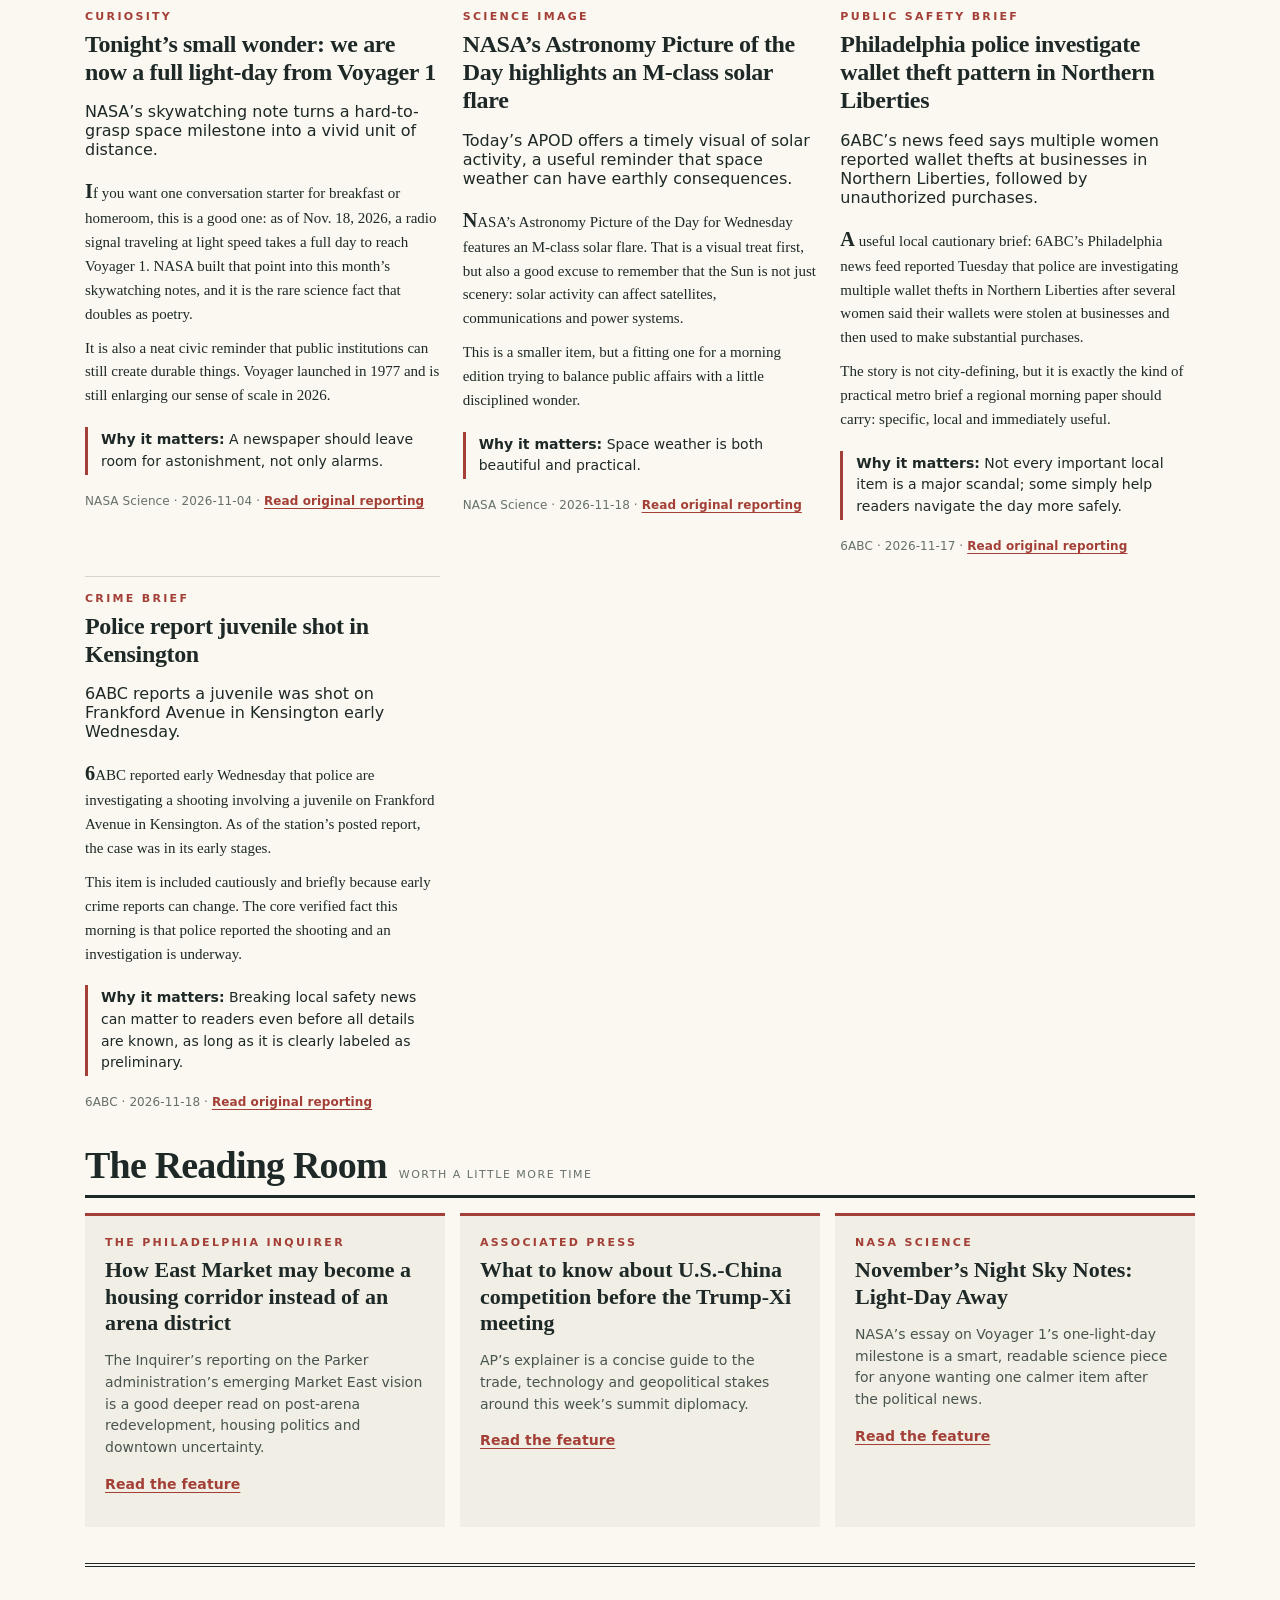
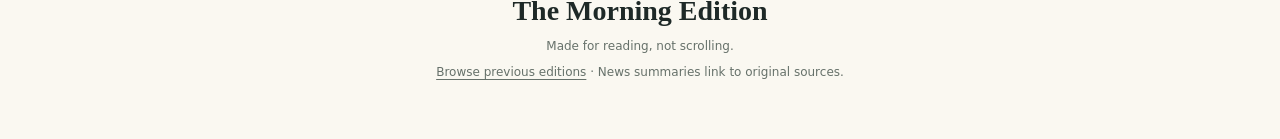
<file: site/editions/2026-11-18/index.html>
<!doctype html>
<html lang="en"><head>
<meta charset="utf-8"><meta name="viewport" content="width=device-width, initial-scale=1">
<meta name="theme-color" content="#faf8f1"><meta name="description" content="The Morning Edition — a personal newspaper for curious readers.">
<title>The Morning Edition — Wednesday, November 18, 2026</title>
<link rel="stylesheet" href="../../styles.css"><link rel="icon" href="data:image/svg+xml,<svg xmlns=%22http://www.w3.org/2000/svg%22 viewBox=%220 0 100 100%22><text y=%22.9em%22 font-size=%2290%22>📰</text></svg>">
</head><body>
<div class="shell">
<header><div class="mini-header"><span>Medford · South Jersey · Beyond</span><a href="../../archive.html">Past editions</a></div>
<div class="masthead"><div class="eyebrow">Independent curiosity · Since 2026</div><h1>The Morning Edition</h1><p>A newspaper for the curious mind</p></div>
<div class="index-line"><span>Wednesday, November 18, 2026</span><span>The daily paper · Around 15–20 minutes</span></div></header>

<main><section class="lead" aria-label="Front page"><article><span class="section-kicker">U.S. politics</span><h2>Democrats’ Senate surge sharpens the balance of power after the midterms</h2><p class="deck">New AP reporting says Democrats flipped nine Senate seats, a scale of gains not seen in nearly seven decades, giving Washington a newly altered power map as President Donald Trump travels in Asia.</p><div class="article-body"><p>The clearest new fact this morning is the size of the Democratic Senate gain. The Associated Press reported early Wednesday that Democrats flipped nine U.S. Senate seats in the 2026 midterms, the biggest Senate pickup for a president’s opposition party in almost 70 years. That does not settle every policy fight by itself, but it does change the leverage available for confirmations, oversight, and the shape of the next two years in Washington.</p><p>The shift comes at an awkward moment for the White House. Trump is in China for an Asia-Pacific trip that now carries both diplomatic and domestic stakes, with AP describing a president trying to project strength abroad while his political position at home has weakened after the election. For readers in South Jersey and the Philadelphia region, the practical question is less partisan drama than what divided government means for transit funding, tariffs, federal grants, school aid, and the regulatory climate facing employers and universities across the corridor.</p><div class="why"><strong>Why it matters:</strong> A changed Congress affects everything from local infrastructure grants to trade policy, and it will shape how much of the White House agenda can still move.</div></div><div class="source">Associated Press · 2026-11-18 · <a target="_blank" rel="noopener noreferrer" href="https://apnews.com/article/aa623c1c32cb493c21633a1a6a140578">Read original reporting</a></div></article><aside class="lead-aside"><h3>Inside this edition</h3><ul class="toc"><li><a href="#section-0"><span>Section 01</span>Nation &amp; World</a></li><li><a href="#section-1"><span>Section 02</span>Philadelphia &amp; South Jersey</a></li><li><a href="#section-2"><span>Section 03</span>Business, Tech &amp; Science</a></li><li><a href="#section-3"><span>Section 04</span>Sports</a></li><li><a href="#section-4"><span>Section 05</span>Culture, Curiosity &amp; Briefs</a></li></ul><p class="source">Fresh reporting, local perspective, and something unexpected.</p></aside></section><section id="section-0"><div class="section-heading"><h2>Nation &amp; World</h2></div><div class="stories"><article class="story"><div class="section-kicker">Foreign policy</div><h3>Trump-Xi meeting puts trade and technology rivalry at center stage</h3><p class="deck">AP’s new explainer says the U.S.-China contest over technology, manufacturing and geopolitical influence is framing this week’s summit diplomacy.</p><div class="article-body"><p>As Trump meets Xi Jinping this week, AP reports that the U.S.-China relationship is being defined by a mix of technological competition, trade friction, and mutual economic dependence. The White House enters the meeting after midterm losses and amid renewed debate over how aggressively Washington should police advanced technology flows to China.</p><p>For a region like greater Philadelphia, the issue is not abstract. Tariffs, export controls, and supply-chain shifts can affect port activity, manufacturing costs, university research ties, and the price of consumer goods. The summit may not deliver a grand bargain, but it will help signal whether the two governments are headed toward narrower guardrails or a rougher economic confrontation.</p><div class="why"><strong>Why it matters:</strong> Trade and tech policy set costs for businesses and consumers, and they influence the federal money and industrial strategy now touching many local employers.</div></div><div class="source">Associated Press · 2026-11-18 · <a target="_blank" rel="noopener noreferrer" href="https://apnews.com/article/0324c1116e07ed0c188fad0d94398296">Read original reporting</a></div></article><article class="story"><div class="section-kicker">National affairs</div><h3>Trump arrives in China as U.S. technology outages linger in the political background</h3><p class="deck">AP says the president is trying to emphasize American technological strength abroad after recent outages at home rattled public confidence.</p><div class="article-body"><p>A second AP dispatch from Shenzhen says Trump landed in China seeking to reinforce the idea of U.S. technological leadership, but did so against a backdrop of recent domestic technical disruptions that left Americans worrying about essential systems such as email, banking access and air travel. The contrast has become part of the politics of the trip.</p><p>That tension matters because national resilience is no longer just a cybersecurity or transport beat story. It is now a trust story: whether voters, markets, and allies believe the U.S. can reliably run the systems modern life depends on. In the Philadelphia region, where aviation, medicine, higher education and logistics are central industries, that confidence matters in a very practical way.</p><div class="why"><strong>Why it matters:</strong> Reliability of critical systems has become both a governance issue and an economic one.</div></div><div class="source">Associated Press · 2026-11-18 · <a target="_blank" rel="noopener noreferrer" href="https://apnews.com/article/3fc8110f4b4414bfb2c03596f61da862">Read original reporting</a></div></article><article class="story"><div class="section-kicker">Economy</div><h3>Retail spending slowed in October, a fresh sign of consumer strain</h3><p class="deck">AP reports that October retail spending softened as high prices continued to wear on shoppers, even though a key core measure still rose solidly.</p><div class="article-body"><p>The latest U.S. retail-sales snapshot was mixed. AP reported Tuesday that spending slowed for retailers in October as high prices made households more cautious, though the so-called control group used in GDP calculations rose 0.6%. That suggests consumers are still buying, but more selectively and with less room for error.</p><p>For local readers, this is the kind of national indicator that shows up later in daily life: on hiring plans, holiday promotions, restaurant traffic, mall performance and municipal tax collections. If consumers keep pulling back while essentials stay expensive, the pressure lands hardest on lower-margin businesses and families already stretching to cover transportation, rent and groceries.</p><div class="why"><strong>Why it matters:</strong> Holiday-season spending is a major economic test, and South Jersey retail and service businesses feel changes quickly.</div></div><div class="source">Associated Press · 2026-11-17 · <a target="_blank" rel="noopener noreferrer" href="https://apnews.com/article/0f76e8e304f5560e5a3116c4fec5d6b0">Read original reporting</a></div></article><article class="story"><div class="section-kicker">Climate</div><h3>At U.N. climate talks, small island states press for faster action</h3><p class="deck">AP reports that vulnerable island nations are demanding stronger commitments as the United States is absent from the talks for a second straight year.</p><div class="article-body"><p>At the latest U.N. climate talks, AP reports that small island states are again trying to force urgency into negotiations, arguing that political caution is badly out of step with lived reality on the ground. The story notes that the United States is absent from the talks for the second year in a row.</p><p>That has consequences beyond diplomacy. Climate negotiations influence the tone of global energy policy, adaptation finance, and expectations for future regulation. Coastal states like New Jersey have their own direct stake in how quickly resilience planning and emissions policy evolve, even when the decisive fights seem far from home.</p><div class="why"><strong>Why it matters:</strong> Global climate policy often trickles down into local infrastructure, insurance, flood planning and energy investment.</div></div><div class="source">Associated Press · 2026-11-18 · <a target="_blank" rel="noopener noreferrer" href="https://apnews.com/article/6d0afe638c93be3150b5bb3b5cd3fd23">Read original reporting</a></div></article></div></section><section id="section-1"><div class="section-heading"><h2>Philadelphia &amp; South Jersey</h2></div><div class="stories"><article class="story"><div class="section-kicker">Philadelphia development</div><h3>Parker team sketches a housing-heavy future for Market East</h3><p class="deck">The Inquirer reports the administration wants more than 2,000 new homes on East Market Street, though financing and implementation details remain unsettled.</p><div class="article-body"><p>Philadelphia’s post-arena question is turning into a housing question. The Inquirer reported Monday that Mayor Cherelle Parker’s administration wants more than 2,000 new homes on East Market Street, recasting a struggling corridor once tied to the failed 76ers arena proposal as a test of whether the city can convert commercial weakness into residential growth.</p><p>The ambition is notable; the unanswered details are, too. The administration has not yet laid out the full package of incentives and policy tools, with a fuller plan expected in January. That means this is still more direction than deal. But for Center City and the region, the project is important because it asks whether Philadelphia can produce housing at scale in a soft office market instead of letting a central corridor continue to drift.</p><div class="why"><strong>Why it matters:</strong> Center City’s recovery is inseparable from housing, transit and foot traffic, and decisions there spill outward into the whole regional economy.</div></div><div class="source">The Philadelphia Inquirer · 2026-11-16 · <a target="_blank" rel="noopener noreferrer" href="https://www.inquirer.com/real-estate/commercial/east-market-street-advisory-board-mayor-parker-20261116.html">Read original reporting</a></div></article><article class="story"><div class="section-kicker">South Jersey education</div><h3>Camden leaders push to remove the city’s schools superintendent</h3><p class="deck">The Inquirer’s South Jersey report says Camden’s mayor and other leaders are seeking the ouster of the state-appointed superintendent, escalating a fight over governance and enrollment policy.</p><div class="article-body"><p>A significant South Jersey education power struggle is unfolding in Camden. The Inquirer reported Tuesday that Mayor Victor Carstarphen and other local leaders want state-appointed superintendent Katrina McCombs Llano out, with one flashpoint involving notice that public schools are set to withdraw from One Camden, the unified enrollment system.</p><p>This is a Camden story first, but it is also a broader regional one about who controls urban school systems, how parents navigate enrollment, and how state intervention ages over time. Governance battles can sound procedural until they begin affecting classroom stability, staffing and public confidence.</p><div class="why"><strong>Why it matters:</strong> School governance decisions shape family choices, district credibility and city politics across the region.</div></div><div class="source">The Philadelphia Inquirer · 2026-11-17 · <a target="_blank" rel="noopener noreferrer" href="https://www.inquirer.com/south-jersey/camden-schools-hockey-rink-oaklyn-sherrill-thanksgiving-20261117.html">Read original reporting</a></div></article><article class="story"><div class="section-kicker">Housing &amp; zoning</div><h3>Council proposal would make it easier to build apartments near South Broad stations</h3><p class="deck">The Inquirer reports Philadelphia is weighing zoning incentives around several Broad Street Line stops to encourage more multifamily development.</p><div class="article-body"><p>Transit-oriented development keeps moving from slogan to statute. The Inquirer reported last week that City Council introduced legislation to extend zoning incentives around five South Broad Street subway stations, making it easier to build multifamily housing near the Broad Street Line.</p><p>The idea fits the larger argument that homes should go where transit already exists. The political question is whether Philadelphia can keep adding housing without every corridor getting trapped in block-by-block fights over density, parking and neighborhood change. If the city cannot, its affordability goals and transit goals will keep colliding.</p><div class="why"><strong>Why it matters:</strong> More housing near transit can affect rents, ridership, traffic and neighborhood growth across the city.</div></div><div class="source">The Philadelphia Inquirer · 2026-11-12 · <a target="_blank" rel="noopener noreferrer" href="https://www.inquirer.com/real-estate/housing/kenyatta-johnson-transit-oriented-development-zoning-mark-squilla-20261112.html?int_promo=newsroom">Read original reporting</a></div></article><article class="story"><div class="section-kicker">Housing policy</div><h3>Parker’s commercial-corridor housing bill hits resistance in Council</h3><p class="deck">The Inquirer says a mayor-backed effort to allow more homes in commercial areas has been paused after community opposition.</p><div class="article-body"><p>Philadelphia’s broader housing push is also meeting resistance at neighborhood scale. The Inquirer reported Nov. 13 that City Council paused consideration of a Parker-backed zoning bill meant to allow more homes in commercial corridors after pushback from some communities and councilmembers.</p><p>That matters because the city’s housing plans increasingly depend on modest, repeated zoning changes rather than a single dramatic megaproject. If even incremental reform stalls, the city may struggle to reach its stated production goals, especially while financing and construction costs remain elevated.</p><div class="why"><strong>Why it matters:</strong> Housing shortages are often driven as much by small land-use rules as by headline-grabbing projects.</div></div><div class="source">The Philadelphia Inquirer · 2026-11-13 · <a target="_blank" rel="noopener noreferrer" href="https://www.inquirer.com/real-estate/commercial/mayor-parker-neighborhood-commercial-zoning-rco-20261113.html">Read original reporting</a></div></article></div></section><section id="section-2"><div class="section-heading"><h2>Business, Tech &amp; Science</h2></div><div class="stories"><article class="story"><div class="section-kicker">Technology policy</div><h3>Washington moves to tighten AI-chip controls aimed at China</h3><p class="deck">AP reports the Trump administration is backing steps meant to block indirect Chinese access to advanced American AI technology.</p><div class="article-body"><p>The U.S. campaign to restrict China’s access to cutting-edge AI hardware is hardening. AP reported this week that the administration is pushing measures that would let Congress review some export licenses, track chips to prevent diversion, and pressure allies such as Japan and the Netherlands to match U.S. restrictions.</p><p>That is national-security policy, but it is also industrial policy. Tighter controls can redirect investment, complicate sales for chip companies, and intensify pressure on cloud providers, universities and startups that depend on predictable access to advanced compute. In a region with dense health, research and education sectors, the effects could eventually be felt well beyond Silicon Valley.</p><div class="why"><strong>Why it matters:</strong> AI policy is increasingly tied to supply chains, research capacity and U.S. competitiveness.</div></div><div class="source">Associated Press · 2026-11-16 · <a target="_blank" rel="noopener noreferrer" href="https://apnews.com/article/60f868d3bb430b85a8657b27d421096e">Read original reporting</a></div></article><article class="story"><div class="section-kicker">Technology industry</div><h3>Nvidia fallout continues to unsettle the AI industry</h3><p class="deck">AP reports that executives and policymakers are still digesting the consequences of Jensen Huang’s exit and what it means for AI competition.</p><div class="article-body"><p>One of the week’s biggest technology stories is not a product launch but the continuing fallout from Nvidia’s leadership crisis. AP reported Wednesday that the saga around Jensen Huang’s exit remained a major topic at a Silicon Valley forum, where business and policy figures linked it to export rules, corporate governance and the broader U.S.-China tech contest.</p><p>The immediate question is who benefits from instability at the company that has dominated the AI-chip boom. The longer question is whether the shock cools investor exuberance or simply redistributes it. Either way, the story matters because the AI economy rests on a relatively small set of firms, suppliers and regulatory decisions.</p><div class="why"><strong>Why it matters:</strong> When a company at the center of the AI stack wobbles, the effect spreads across software, research and markets.</div></div><div class="source">Associated Press · 2026-11-18 · <a target="_blank" rel="noopener noreferrer" href="https://apnews.com/article/063310aae44182e67e55c04c5b1e29e4">Read original reporting</a></div></article><article class="story"><div class="section-kicker">Space</div><h3>Voyager 1 reaches the one-light-day mark from Earth</h3><p class="deck">NASA says Voyager 1 crossed a symbolic distance milestone on Nov. 18, nearly 49 years after launch.</p><div class="article-body"><p>A welcome piece of perspective from space: NASA says Voyager 1 reaches a distance of one light-day from Earth on Wednesday, Nov. 18, 2026, meaning light takes a full day to travel between the spacecraft and our planet. The probe remains one of the longest-running and most evocative scientific missions ever launched.</p><p>This is not a breaking crisis or policy fight, just a reminder of the long arc of public science. Voyager’s milestone is the sort of story that belongs in a morning paper because it widens the frame: amid elections, tariffs and zoning hearings, some human projects still unfold on a timescale measured in decades.</p><div class="why"><strong>Why it matters:</strong> Readers deserve some scale and wonder along with the day’s harder news.</div></div><div class="source">NASA Science · 2026-11-04 · <a target="_blank" rel="noopener noreferrer" href="https://science.nasa.gov/solar-system/skywatching/night-sky-network/novembers-night-sky-notes-light-day-away/">Read original reporting</a></div></article><article class="story"><div class="section-kicker">Earth science</div><h3>NASA says its Terra mission is ending after a quarter-century in orbit</h3><p class="deck">NASA’s science news archive lists the end of the Terra Earth-observing mission as a new Nov. 17 development.</p><div class="article-body"><p>NASA’s science news feed posted Tuesday that the Terra mission is coming to an end, closing a major chapter in Earth observation. Terra has been one of the foundational satellites for tracking land, atmosphere and climate-related change across the planet.</p><p>Missions end, but data legacies remain. For anyone trying to understand climate trends, wildfire smoke, drought, urban heat or changing coastlines, long-running Earth-observing platforms such as Terra have been essential. Its retirement is a reminder that scientific infrastructure also needs renewal.</p><div class="why"><strong>Why it matters:</strong> Earth-observing satellites underpin climate science, forecasting and many forms of practical planning.</div></div><div class="source">NASA Science · 2026-11-17 · <a target="_blank" rel="noopener noreferrer" href="https://science.nasa.gov/blogs/science-news/">Read original reporting</a></div></article></div></section><section id="section-3"><div class="section-heading"><h2>Sports</h2></div><div class="stories"><article class="story"><div class="section-kicker">Regional sports</div><h3>After the FAA disruption, pro and college teams are getting travel back to normal</h3><p class="deck">AP reports the nationwide ground stop scrambled schedules across the sports world, though most events were gradually restored over the weekend.</p><div class="article-body"><p>One lingering sports-business angle from last week’s national air-traffic disruption: AP reported that the FAA ground stop upended travel for NBA, NHL and college teams before operations gradually normalized. Philadelphia teams were part of a sports landscape suddenly reminded how dependent every league is on fragile national infrastructure.</p><p>That is not just a curiosity. Modern sports schedules are built for tight turnarounds, and the same transport disruptions that hit fans and business travelers can hit teams, officials, broadcasters and arena operations. It is another example of how infrastructure failures ripple well beyond their original lane.</p><div class="why"><strong>Why it matters:</strong> Sports often reveal how operationally thin national systems have become.</div></div><div class="source">Associated Press · 2026-11-14 · <a target="_blank" rel="noopener noreferrer" href="https://apnews.com/article/9c462ce18006683a01c76e5737a78460">Read original reporting</a></div></article><article class="story"><div class="section-kicker">Sports business</div><h3>The region’s main pro arena keeps adjusting to a new commercial era</h3><p class="deck">The AP’s earlier report on the South Philadelphia arena’s Xfinity Mobile naming-rights deal remains relevant context as the city’s sports-and-development map keeps shifting.</p><div class="article-body"><p>Not every sports story is on the field. AP reported in 2025 that the home of the 76ers and Flyers received a new naming-rights identity as Xfinity Mobile Arena, another marker of how sports venues increasingly function as year-round commercial platforms rather than just game sites.</p><p>That backdrop matters in Philadelphia, where arena politics, downtown development and team branding have all been unusually entangled. Even after the downtown arena fight collapsed, the business of sports real estate remains a major civic story.</p><div class="why"><strong>Why it matters:</strong> In Philadelphia, sports facilities often become arguments about neighborhood futures, transit and tax priorities.</div></div><div class="source">Associated Press · 2025-05-06 · <a target="_blank" rel="noopener noreferrer" href="https://apnews.com/article/d5a3c6dc790d5ef8ecdceb61475dc1d9">Read original reporting</a></div></article></div></section><section id="section-4"><div class="section-heading"><h2>Culture, Curiosity &amp; Briefs</h2></div><div class="stories"><article class="story"><div class="section-kicker">Curiosity</div><h3>Tonight’s small wonder: we are now a full light-day from Voyager 1</h3><p class="deck">NASA’s skywatching note turns a hard-to-grasp space milestone into a vivid unit of distance.</p><div class="article-body"><p>If you want one conversation starter for breakfast or homeroom, this is a good one: as of Nov. 18, 2026, a radio signal traveling at light speed takes a full day to reach Voyager 1. NASA built that point into this month’s skywatching notes, and it is the rare science fact that doubles as poetry.</p><p>It is also a neat civic reminder that public institutions can still create durable things. Voyager launched in 1977 and is still enlarging our sense of scale in 2026.</p><div class="why"><strong>Why it matters:</strong> A newspaper should leave room for astonishment, not only alarms.</div></div><div class="source">NASA Science · 2026-11-04 · <a target="_blank" rel="noopener noreferrer" href="https://science.nasa.gov/solar-system/skywatching/night-sky-network/novembers-night-sky-notes-light-day-away/">Read original reporting</a></div></article><article class="story"><div class="section-kicker">Science image</div><h3>NASA’s Astronomy Picture of the Day highlights an M-class solar flare</h3><p class="deck">Today’s APOD offers a timely visual of solar activity, a useful reminder that space weather can have earthly consequences.</p><div class="article-body"><p>NASA’s Astronomy Picture of the Day for Wednesday features an M-class solar flare. That is a visual treat first, but also a good excuse to remember that the Sun is not just scenery: solar activity can affect satellites, communications and power systems.</p><p>This is a smaller item, but a fitting one for a morning edition trying to balance public affairs with a little disciplined wonder.</p><div class="why"><strong>Why it matters:</strong> Space weather is both beautiful and practical.</div></div><div class="source">NASA Science · 2026-11-18 · <a target="_blank" rel="noopener noreferrer" href="https://science.nasa.gov/image-article/apod-2026-november-18-an-m-class-solar-flare/">Read original reporting</a></div></article><article class="story"><div class="section-kicker">Public safety brief</div><h3>Philadelphia police investigate wallet theft pattern in Northern Liberties</h3><p class="deck">6ABC’s news feed says multiple women reported wallet thefts at businesses in Northern Liberties, followed by unauthorized purchases.</p><div class="article-body"><p>A useful local cautionary brief: 6ABC’s Philadelphia news feed reported Tuesday that police are investigating multiple wallet thefts in Northern Liberties after several women said their wallets were stolen at businesses and then used to make substantial purchases.</p><p>The story is not city-defining, but it is exactly the kind of practical metro brief a regional morning paper should carry: specific, local and immediately useful.</p><div class="why"><strong>Why it matters:</strong> Not every important local item is a major scandal; some simply help readers navigate the day more safely.</div></div><div class="source">6ABC · 2026-11-17 · <a target="_blank" rel="noopener noreferrer" href="https://6abc.com/News/">Read original reporting</a></div></article><article class="story"><div class="section-kicker">Crime brief</div><h3>Police report juvenile shot in Kensington</h3><p class="deck">6ABC reports a juvenile was shot on Frankford Avenue in Kensington early Wednesday.</p><div class="article-body"><p>6ABC reported early Wednesday that police are investigating a shooting involving a juvenile on Frankford Avenue in Kensington. As of the station’s posted report, the case was in its early stages.</p><p>This item is included cautiously and briefly because early crime reports can change. The core verified fact this morning is that police reported the shooting and an investigation is underway.</p><div class="why"><strong>Why it matters:</strong> Breaking local safety news can matter to readers even before all details are known, as long as it is clearly labeled as preliminary.</div></div><div class="source">6ABC · 2026-11-18 · <a target="_blank" rel="noopener noreferrer" href="https://latency.6abc.com/post/police-juvenile-shot-frankford-avenue-kensington-section-philadelphia/20049449/">Read original reporting</a></div></article></div></section><section><div class="section-heading"><h2>The Reading Room</h2><small>Worth a little more time</small></div><div class="reads"><article class="read"><div class="section-kicker">The Philadelphia Inquirer</div><h3>How East Market may become a housing corridor instead of an arena district</h3><p>The Inquirer’s reporting on the Parker administration’s emerging Market East vision is a good deeper read on post-arena redevelopment, housing politics and downtown uncertainty.</p><p class="source"><a target="_blank" rel="noopener noreferrer" href="https://www.inquirer.com/real-estate/commercial/east-market-street-advisory-board-mayor-parker-20261116.html">Read the feature</a></p></article><article class="read"><div class="section-kicker">Associated Press</div><h3>What to know about U.S.-China competition before the Trump-Xi meeting</h3><p>AP’s explainer is a concise guide to the trade, technology and geopolitical stakes around this week’s summit diplomacy.</p><p class="source"><a target="_blank" rel="noopener noreferrer" href="https://apnews.com/article/0324c1116e07ed0c188fad0d94398296">Read the feature</a></p></article><article class="read"><div class="section-kicker">NASA Science</div><h3>November’s Night Sky Notes: Light-Day Away</h3><p>NASA’s essay on Voyager 1’s one-light-day milestone is a smart, readable science piece for anyone wanting one calmer item after the political news.</p><p class="source"><a target="_blank" rel="noopener noreferrer" href="https://science.nasa.gov/solar-system/skywatching/night-sky-network/novembers-night-sky-notes-light-day-away/">Read the feature</a></p></article></div></section></main>
<footer><div class="name">The Morning Edition</div><p>Made for reading, not scrolling.</p><p><a href="../../archive.html">Browse previous editions</a> · News summaries link to original sources.</p></footer>
</div></body></html>
</file>
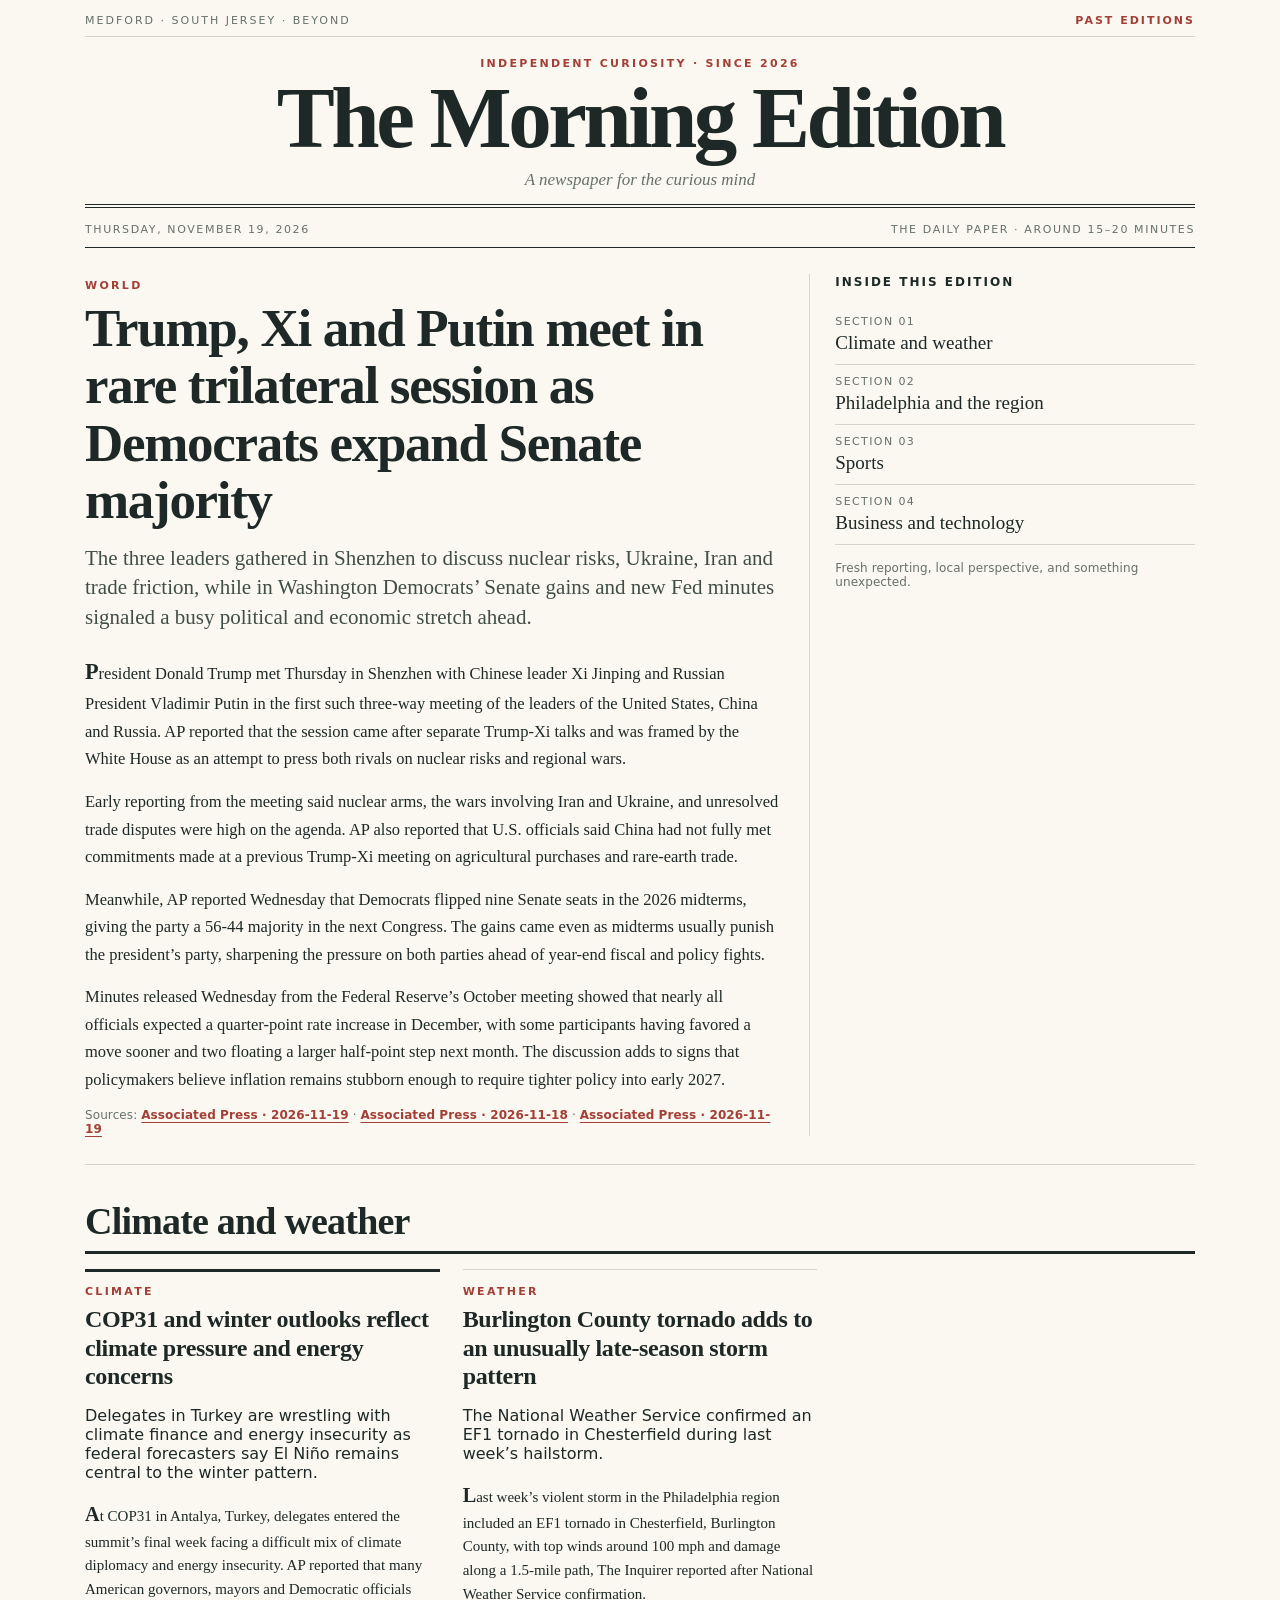
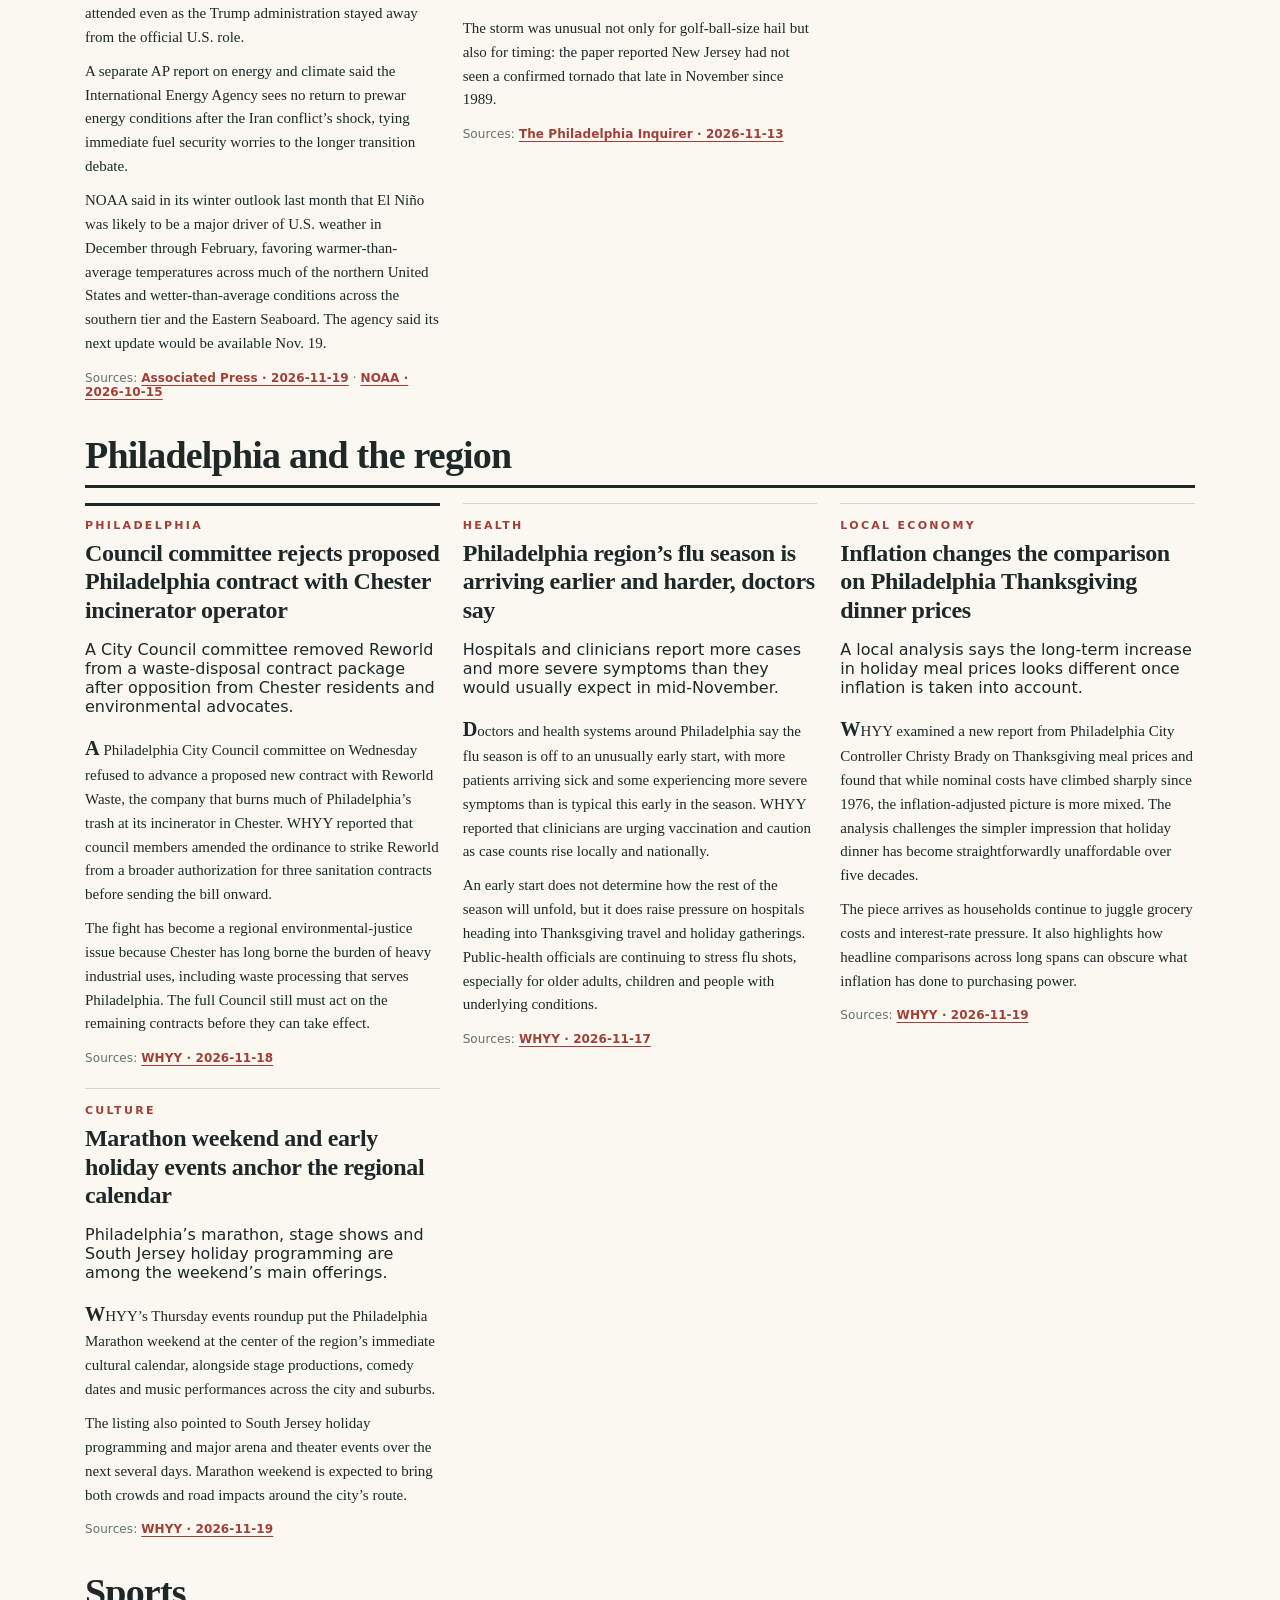
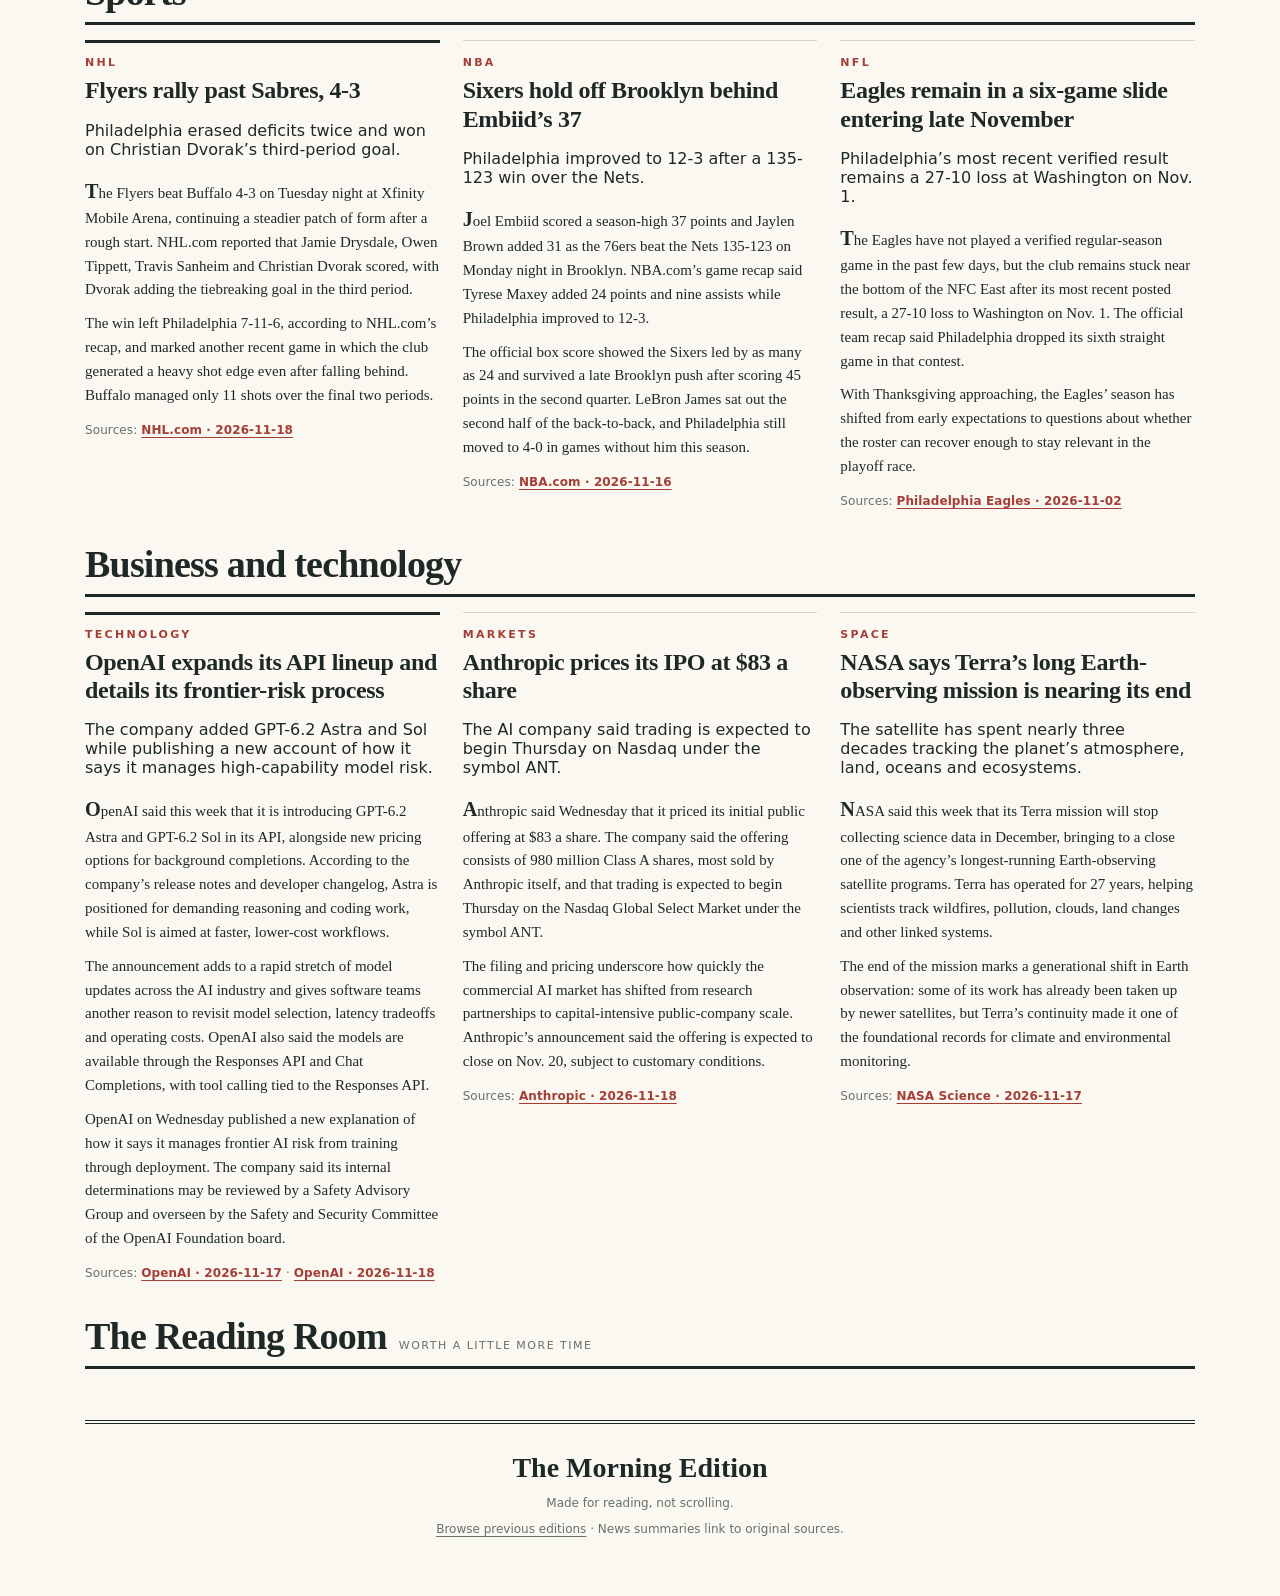
<file: site/editions/2026-11-19/index.html>
<!doctype html>
<html lang="en"><head>
<meta charset="utf-8"><meta name="viewport" content="width=device-width, initial-scale=1">
<meta name="theme-color" content="#faf8f1"><meta name="description" content="The Morning Edition — a personal newspaper for curious readers.">
<title>The Morning Edition — Thursday, November 19, 2026</title>
<link rel="stylesheet" href="../../styles.css"><link rel="icon" href="data:image/svg+xml,<svg xmlns=%22http://www.w3.org/2000/svg%22 viewBox=%220 0 100 100%22><text y=%22.9em%22 font-size=%2290%22>📰</text></svg>">
</head><body>
<div class="shell">
<header><div class="mini-header"><span>Medford · South Jersey · Beyond</span><a href="../../archive.html">Past editions</a></div>
<div class="masthead"><div class="eyebrow">Independent curiosity · Since 2026</div><h1>The Morning Edition</h1><p>A newspaper for the curious mind</p></div>
<div class="index-line"><span>Thursday, November 19, 2026</span><span>The daily paper · Around 15–20 minutes</span></div></header>

<main><section class="lead" aria-label="Front page"><article><span class="section-kicker">World</span><h2>Trump, Xi and Putin meet in rare trilateral session as Democrats expand Senate majority</h2><p class="deck">The three leaders gathered in Shenzhen to discuss nuclear risks, Ukraine, Iran and trade friction, while in Washington Democrats’ Senate gains and new Fed minutes signaled a busy political and economic stretch ahead.</p><div class="article-body"><p>President Donald Trump met Thursday in Shenzhen with Chinese leader Xi Jinping and Russian President Vladimir Putin in the first such three-way meeting of the leaders of the United States, China and Russia. AP reported that the session came after separate Trump-Xi talks and was framed by the White House as an attempt to press both rivals on nuclear risks and regional wars.</p><p>Early reporting from the meeting said nuclear arms, the wars involving Iran and Ukraine, and unresolved trade disputes were high on the agenda. AP also reported that U.S. officials said China had not fully met commitments made at a previous Trump-Xi meeting on agricultural purchases and rare-earth trade.</p><p>Meanwhile, AP reported Wednesday that Democrats flipped nine Senate seats in the 2026 midterms, giving the party a 56-44 majority in the next Congress. The gains came even as midterms usually punish the president’s party, sharpening the pressure on both parties ahead of year-end fiscal and policy fights.</p><p>Minutes released Wednesday from the Federal Reserve’s October meeting showed that nearly all officials expected a quarter-point rate increase in December, with some participants having favored a move sooner and two floating a larger half-point step next month. The discussion adds to signs that policymakers believe inflation remains stubborn enough to require tighter policy into early 2027.</p></div><div class="source">Sources: <a target="_blank" rel="noopener noreferrer" href="https://apnews.com/article/3d0f8ed366d6084e1cfe12a4d8020c55">Associated Press · 2026-11-19</a> · <a target="_blank" rel="noopener noreferrer" href="https://apnews.com/article/aa623c1c32cb493c21633a1a6a140578">Associated Press · 2026-11-18</a> · <a target="_blank" rel="noopener noreferrer" href="https://apnews.com/article/9e72f3b6e3484173471cc382d6918de0">Associated Press · 2026-11-19</a></div></article><aside class="lead-aside"><h3>Inside this edition</h3><ul class="toc"><li><a href="#section-0"><span>Section 01</span>Climate and weather</a></li><li><a href="#section-1"><span>Section 02</span>Philadelphia and the region</a></li><li><a href="#section-2"><span>Section 03</span>Sports</a></li><li><a href="#section-3"><span>Section 04</span>Business and technology</a></li></ul><p class="source">Fresh reporting, local perspective, and something unexpected.</p></aside></section><section id="section-0"><div class="section-heading"><h2>Climate and weather</h2></div><div class="stories"><article class="story"><div class="section-kicker">Climate</div><h3>COP31 and winter outlooks reflect climate pressure and energy concerns</h3><p class="deck">Delegates in Turkey are wrestling with climate finance and energy insecurity as federal forecasters say El Niño remains central to the winter pattern.</p><div class="article-body"><p>At COP31 in Antalya, Turkey, delegates entered the summit’s final week facing a difficult mix of climate diplomacy and energy insecurity. AP reported that many American governors, mayors and Democratic officials attended even as the Trump administration stayed away from the official U.S. role.</p><p>A separate AP report on energy and climate said the International Energy Agency sees no return to prewar energy conditions after the Iran conflict’s shock, tying immediate fuel security worries to the longer transition debate.</p><p>NOAA said in its winter outlook last month that El Niño was likely to be a major driver of U.S. weather in December through February, favoring warmer-than-average temperatures across much of the northern United States and wetter-than-average conditions across the southern tier and the Eastern Seaboard. The agency said its next update would be available Nov. 19.</p></div><div class="source">Sources: <a target="_blank" rel="noopener noreferrer" href="https://apnews.com/article/a53b5522e557afd5370c08aee351032b">Associated Press · 2026-11-19</a> · <a target="_blank" rel="noopener noreferrer" href="https://noaa.gov/news-release/el-nino-looms-large-over-us-winter-outlook">NOAA · 2026-10-15</a></div></article><article class="story"><div class="section-kicker">Weather</div><h3>Burlington County tornado adds to an unusually late-season storm pattern</h3><p class="deck">The National Weather Service confirmed an EF1 tornado in Chesterfield during last week’s hailstorm.</p><div class="article-body"><p>Last week’s violent storm in the Philadelphia region included an EF1 tornado in Chesterfield, Burlington County, with top winds around 100 mph and damage along a 1.5-mile path, The Inquirer reported after National Weather Service confirmation.</p><p>The storm was unusual not only for golf-ball-size hail but also for timing: the paper reported New Jersey had not seen a confirmed tornado that late in November since 1989.</p></div><div class="source">Sources: <a target="_blank" rel="noopener noreferrer" href="https://www.inquirer.com/weather/hail-tornado-philadelphia-weekend-weather-forecast-cold-20261113.html">The Philadelphia Inquirer · 2026-11-13</a></div></article></div></section><section id="section-1"><div class="section-heading"><h2>Philadelphia and the region</h2></div><div class="stories"><article class="story"><div class="section-kicker">Philadelphia</div><h3>Council committee rejects proposed Philadelphia contract with Chester incinerator operator</h3><p class="deck">A City Council committee removed Reworld from a waste-disposal contract package after opposition from Chester residents and environmental advocates.</p><div class="article-body"><p>A Philadelphia City Council committee on Wednesday refused to advance a proposed new contract with Reworld Waste, the company that burns much of Philadelphia’s trash at its incinerator in Chester. WHYY reported that council members amended the ordinance to strike Reworld from a broader authorization for three sanitation contracts before sending the bill onward.</p><p>The fight has become a regional environmental-justice issue because Chester has long borne the burden of heavy industrial uses, including waste processing that serves Philadelphia. The full Council still must act on the remaining contracts before they can take effect.</p></div><div class="source">Sources: <a target="_blank" rel="noopener noreferrer" href="https://whyy.org/articles/philadelphia-city-council-committee-rejects-reworld-incinerator-contract/">WHYY · 2026-11-18</a></div></article><article class="story"><div class="section-kicker">Health</div><h3>Philadelphia region’s flu season is arriving earlier and harder, doctors say</h3><p class="deck">Hospitals and clinicians report more cases and more severe symptoms than they would usually expect in mid-November.</p><div class="article-body"><p>Doctors and health systems around Philadelphia say the flu season is off to an unusually early start, with more patients arriving sick and some experiencing more severe symptoms than is typical this early in the season. WHYY reported that clinicians are urging vaccination and caution as case counts rise locally and nationally.</p><p>An early start does not determine how the rest of the season will unfold, but it does raise pressure on hospitals heading into Thanksgiving travel and holiday gatherings. Public-health officials are continuing to stress flu shots, especially for older adults, children and people with underlying conditions.</p></div><div class="source">Sources: <a target="_blank" rel="noopener noreferrer" href="https://whyy.org/articles/philadelphia-flu-season-strain-vaccine-2026/">WHYY · 2026-11-17</a></div></article><article class="story"><div class="section-kicker">Local Economy</div><h3>Inflation changes the comparison on Philadelphia Thanksgiving dinner prices</h3><p class="deck">A local analysis says the long-term increase in holiday meal prices looks different once inflation is taken into account.</p><div class="article-body"><p>WHYY examined a new report from Philadelphia City Controller Christy Brady on Thanksgiving meal prices and found that while nominal costs have climbed sharply since 1976, the inflation-adjusted picture is more mixed. The analysis challenges the simpler impression that holiday dinner has become straightforwardly unaffordable over five decades.</p><p>The piece arrives as households continue to juggle grocery costs and interest-rate pressure. It also highlights how headline comparisons across long spans can obscure what inflation has done to purchasing power.</p></div><div class="source">Sources: <a target="_blank" rel="noopener noreferrer" href="https://whyy.org/articles/thanksgiving-dinner-prices-inflation/">WHYY · 2026-11-19</a></div></article><article class="story"><div class="section-kicker">Culture</div><h3>Marathon weekend and early holiday events anchor the regional calendar</h3><p class="deck">Philadelphia’s marathon, stage shows and South Jersey holiday programming are among the weekend’s main offerings.</p><div class="article-body"><p>WHYY’s Thursday events roundup put the Philadelphia Marathon weekend at the center of the region’s immediate cultural calendar, alongside stage productions, comedy dates and music performances across the city and suburbs.</p><p>The listing also pointed to South Jersey holiday programming and major arena and theater events over the next several days. Marathon weekend is expected to bring both crowds and road impacts around the city’s route.</p></div><div class="source">Sources: <a target="_blank" rel="noopener noreferrer" href="https://whyy.org/articles/things-to-do-november-2026-weekend-3/">WHYY · 2026-11-19</a></div></article></div></section><section id="section-2"><div class="section-heading"><h2>Sports</h2></div><div class="stories"><article class="story"><div class="section-kicker">NHL</div><h3>Flyers rally past Sabres, 4-3</h3><p class="deck">Philadelphia erased deficits twice and won on Christian Dvorak’s third-period goal.</p><div class="article-body"><p>The Flyers beat Buffalo 4-3 on Tuesday night at Xfinity Mobile Arena, continuing a steadier patch of form after a rough start. NHL.com reported that Jamie Drysdale, Owen Tippett, Travis Sanheim and Christian Dvorak scored, with Dvorak adding the tiebreaking goal in the third period.</p><p>The win left Philadelphia 7-11-6, according to NHL.com’s recap, and marked another recent game in which the club generated a heavy shot edge even after falling behind. Buffalo managed only 11 shots over the final two periods.</p></div><div class="source">Sources: <a target="_blank" rel="noopener noreferrer" href="https://www.nhl.com/news/buffalo-sabres-philadelphia-flyers-game-recap-november-17-2026">NHL.com · 2026-11-18</a></div></article><article class="story"><div class="section-kicker">NBA</div><h3>Sixers hold off Brooklyn behind Embiid’s 37</h3><p class="deck">Philadelphia improved to 12-3 after a 135-123 win over the Nets.</p><div class="article-body"><p>Joel Embiid scored a season-high 37 points and Jaylen Brown added 31 as the 76ers beat the Nets 135-123 on Monday night in Brooklyn. NBA.com’s game recap said Tyrese Maxey added 24 points and nine assists while Philadelphia improved to 12-3.</p><p>The official box score showed the Sixers led by as many as 24 and survived a late Brooklyn push after scoring 45 points in the second quarter. LeBron James sat out the second half of the back-to-back, and Philadelphia still moved to 4-0 in games without him this season.</p></div><div class="source">Sources: <a target="_blank" rel="noopener noreferrer" href="https://www.nba.com/game/phi-vs-bkn-0022600248">NBA.com · 2026-11-16</a></div></article><article class="story"><div class="section-kicker">NFL</div><h3>Eagles remain in a six-game slide entering late November</h3><p class="deck">Philadelphia’s most recent verified result remains a 27-10 loss at Washington on Nov. 1.</p><div class="article-body"><p>The Eagles have not played a verified regular-season game in the past few days, but the club remains stuck near the bottom of the NFC East after its most recent posted result, a 27-10 loss to Washington on Nov. 1. The official team recap said Philadelphia dropped its sixth straight game in that contest.</p><p>With Thanksgiving approaching, the Eagles’ season has shifted from early expectations to questions about whether the roster can recover enough to stay relevant in the playoff race.</p></div><div class="source">Sources: <a target="_blank" rel="noopener noreferrer" href="https://www.philadelphiaeagles.com/news/eagles-at-commanders-game-recap-2026-nfl-week-8-sunday-night-football-saquon-barkley-jayden-daniels">Philadelphia Eagles · 2026-11-02</a></div></article></div></section><section id="section-3"><div class="section-heading"><h2>Business and technology</h2></div><div class="stories"><article class="story"><div class="section-kicker">Technology</div><h3>OpenAI expands its API lineup and details its frontier-risk process</h3><p class="deck">The company added GPT-6.2 Astra and Sol while publishing a new account of how it says it manages high-capability model risk.</p><div class="article-body"><p>OpenAI said this week that it is introducing GPT-6.2 Astra and GPT-6.2 Sol in its API, alongside new pricing options for background completions. According to the company’s release notes and developer changelog, Astra is positioned for demanding reasoning and coding work, while Sol is aimed at faster, lower-cost workflows.</p><p>The announcement adds to a rapid stretch of model updates across the AI industry and gives software teams another reason to revisit model selection, latency tradeoffs and operating costs. OpenAI also said the models are available through the Responses API and Chat Completions, with tool calling tied to the Responses API.</p><p>OpenAI on Wednesday published a new explanation of how it says it manages frontier AI risk from training through deployment. The company said its internal determinations may be reviewed by a Safety Advisory Group and overseen by the Safety and Security Committee of the OpenAI Foundation board.</p></div><div class="source">Sources: <a target="_blank" rel="noopener noreferrer" href="https://openai.com/news/product-releases/?display=list">OpenAI · 2026-11-17</a> · <a target="_blank" rel="noopener noreferrer" href="https://openai.com/index/managing-frontier-ai-risk/">OpenAI · 2026-11-18</a></div></article><article class="story"><div class="section-kicker">Markets</div><h3>Anthropic prices its IPO at $83 a share</h3><p class="deck">The AI company said trading is expected to begin Thursday on Nasdaq under the symbol ANT.</p><div class="article-body"><p>Anthropic said Wednesday that it priced its initial public offering at $83 a share. The company said the offering consists of 980 million Class A shares, most sold by Anthropic itself, and that trading is expected to begin Thursday on the Nasdaq Global Select Market under the symbol ANT.</p><p>The filing and pricing underscore how quickly the commercial AI market has shifted from research partnerships to capital-intensive public-company scale. Anthropic’s announcement said the offering is expected to close on Nov. 20, subject to customary conditions.</p></div><div class="source">Sources: <a target="_blank" rel="noopener noreferrer" href="https://www.anthropic.com/news/anthropic-prices-initial-public-offering">Anthropic · 2026-11-18</a></div></article><article class="story"><div class="section-kicker">Space</div><h3>NASA says Terra’s long Earth-observing mission is nearing its end</h3><p class="deck">The satellite has spent nearly three decades tracking the planet’s atmosphere, land, oceans and ecosystems.</p><div class="article-body"><p>NASA said this week that its Terra mission will stop collecting science data in December, bringing to a close one of the agency’s longest-running Earth-observing satellite programs. Terra has operated for 27 years, helping scientists track wildfires, pollution, clouds, land changes and other linked systems.</p><p>The end of the mission marks a generational shift in Earth observation: some of its work has already been taken up by newer satellites, but Terra’s continuity made it one of the foundational records for climate and environmental monitoring.</p></div><div class="source">Sources: <a target="_blank" rel="noopener noreferrer" href="https://science.nasa.gov/blogs/science-news/2026/11/">NASA Science · 2026-11-17</a></div></article></div></section><section><div class="section-heading"><h2>The Reading Room</h2><small>Worth a little more time</small></div><div class="reads"></div></section></main>
<footer><div class="name">The Morning Edition</div><p>Made for reading, not scrolling.</p><p><a href="../../archive.html">Browse previous editions</a> · News summaries link to original sources.</p></footer>
</div></body></html>
</file>
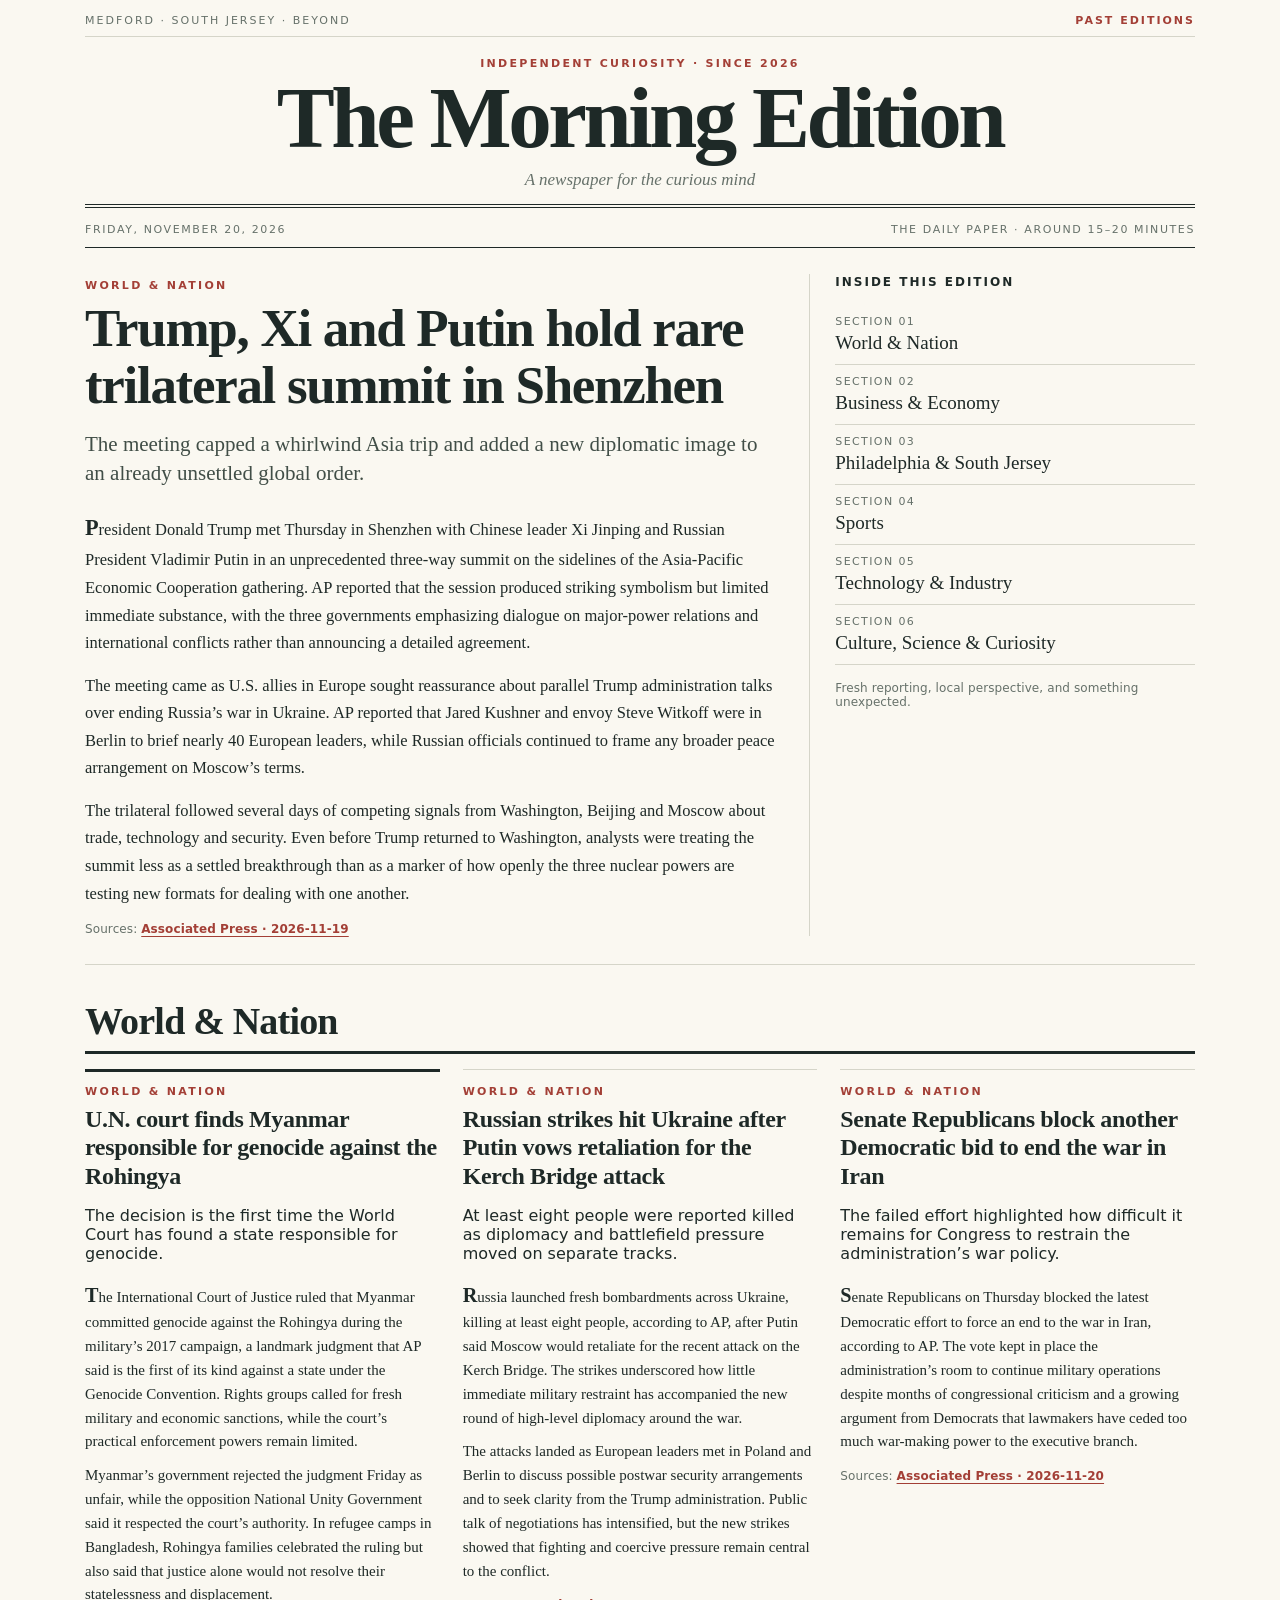
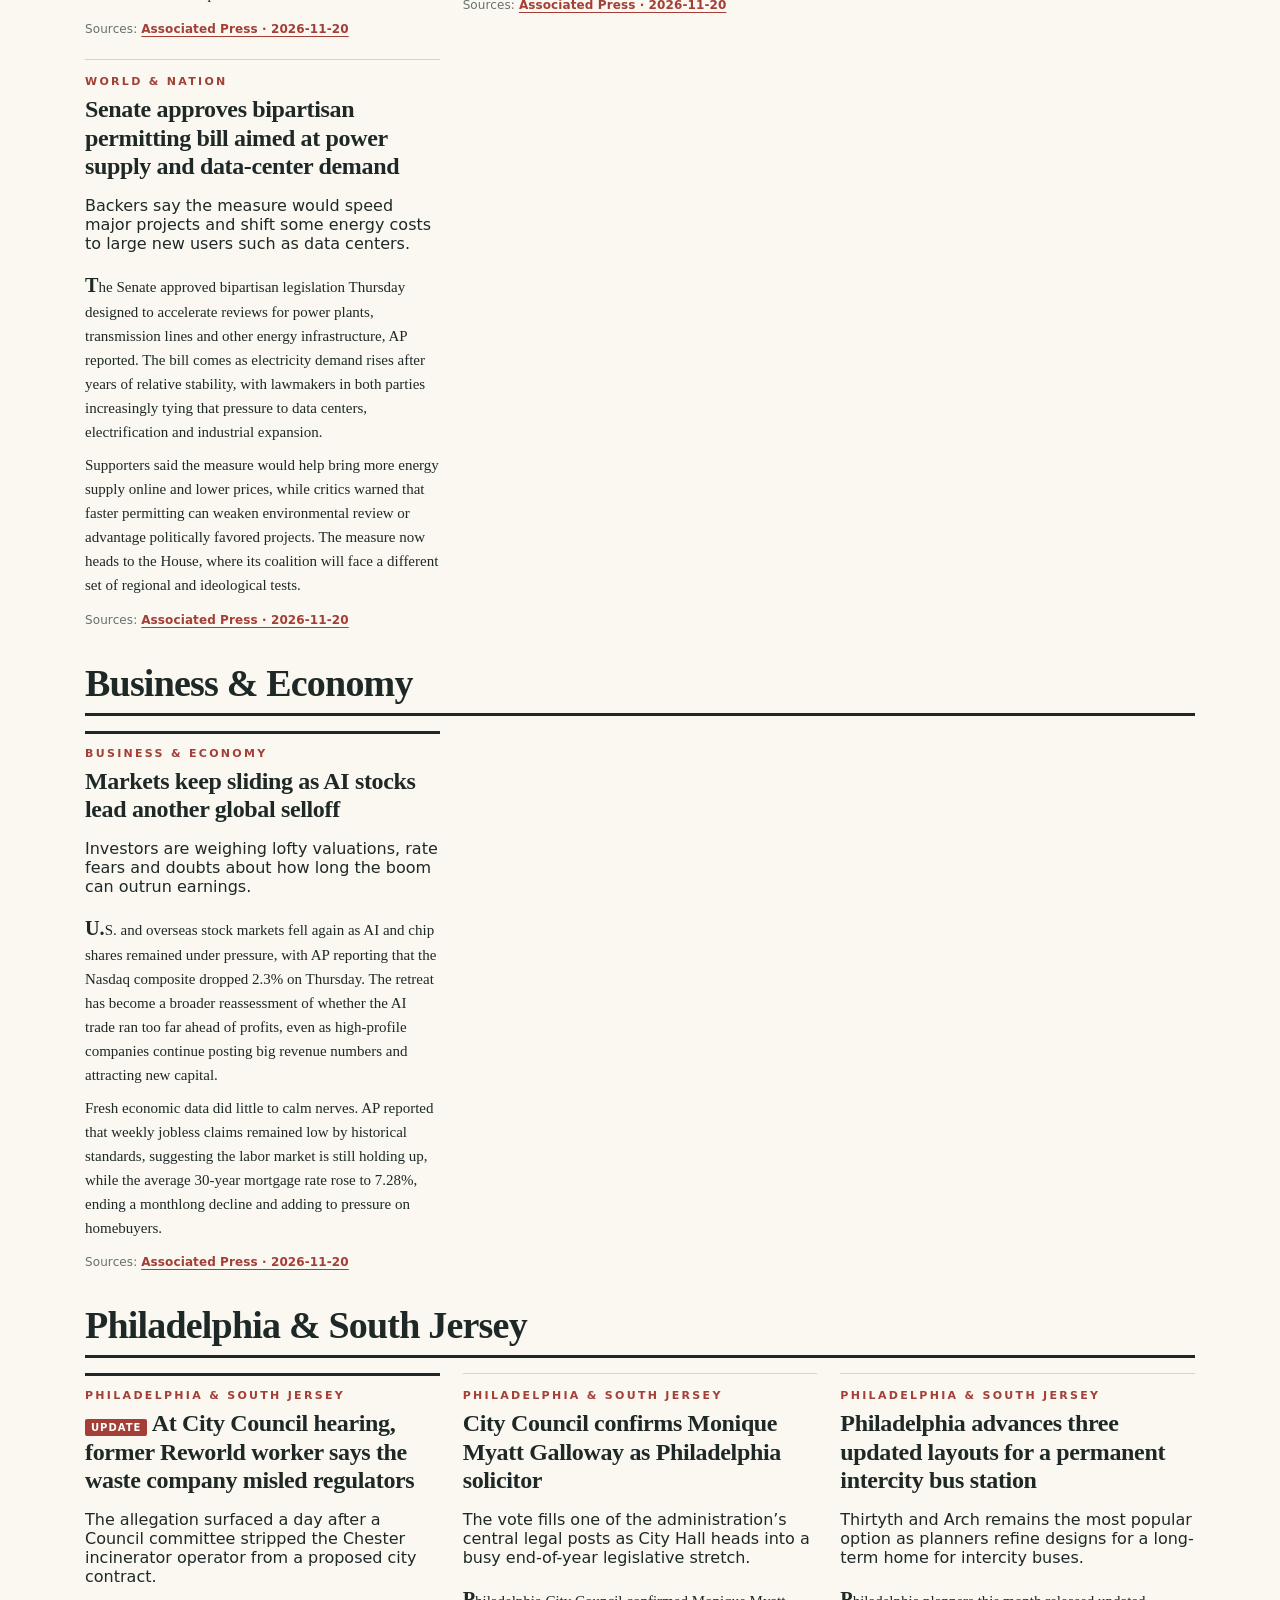
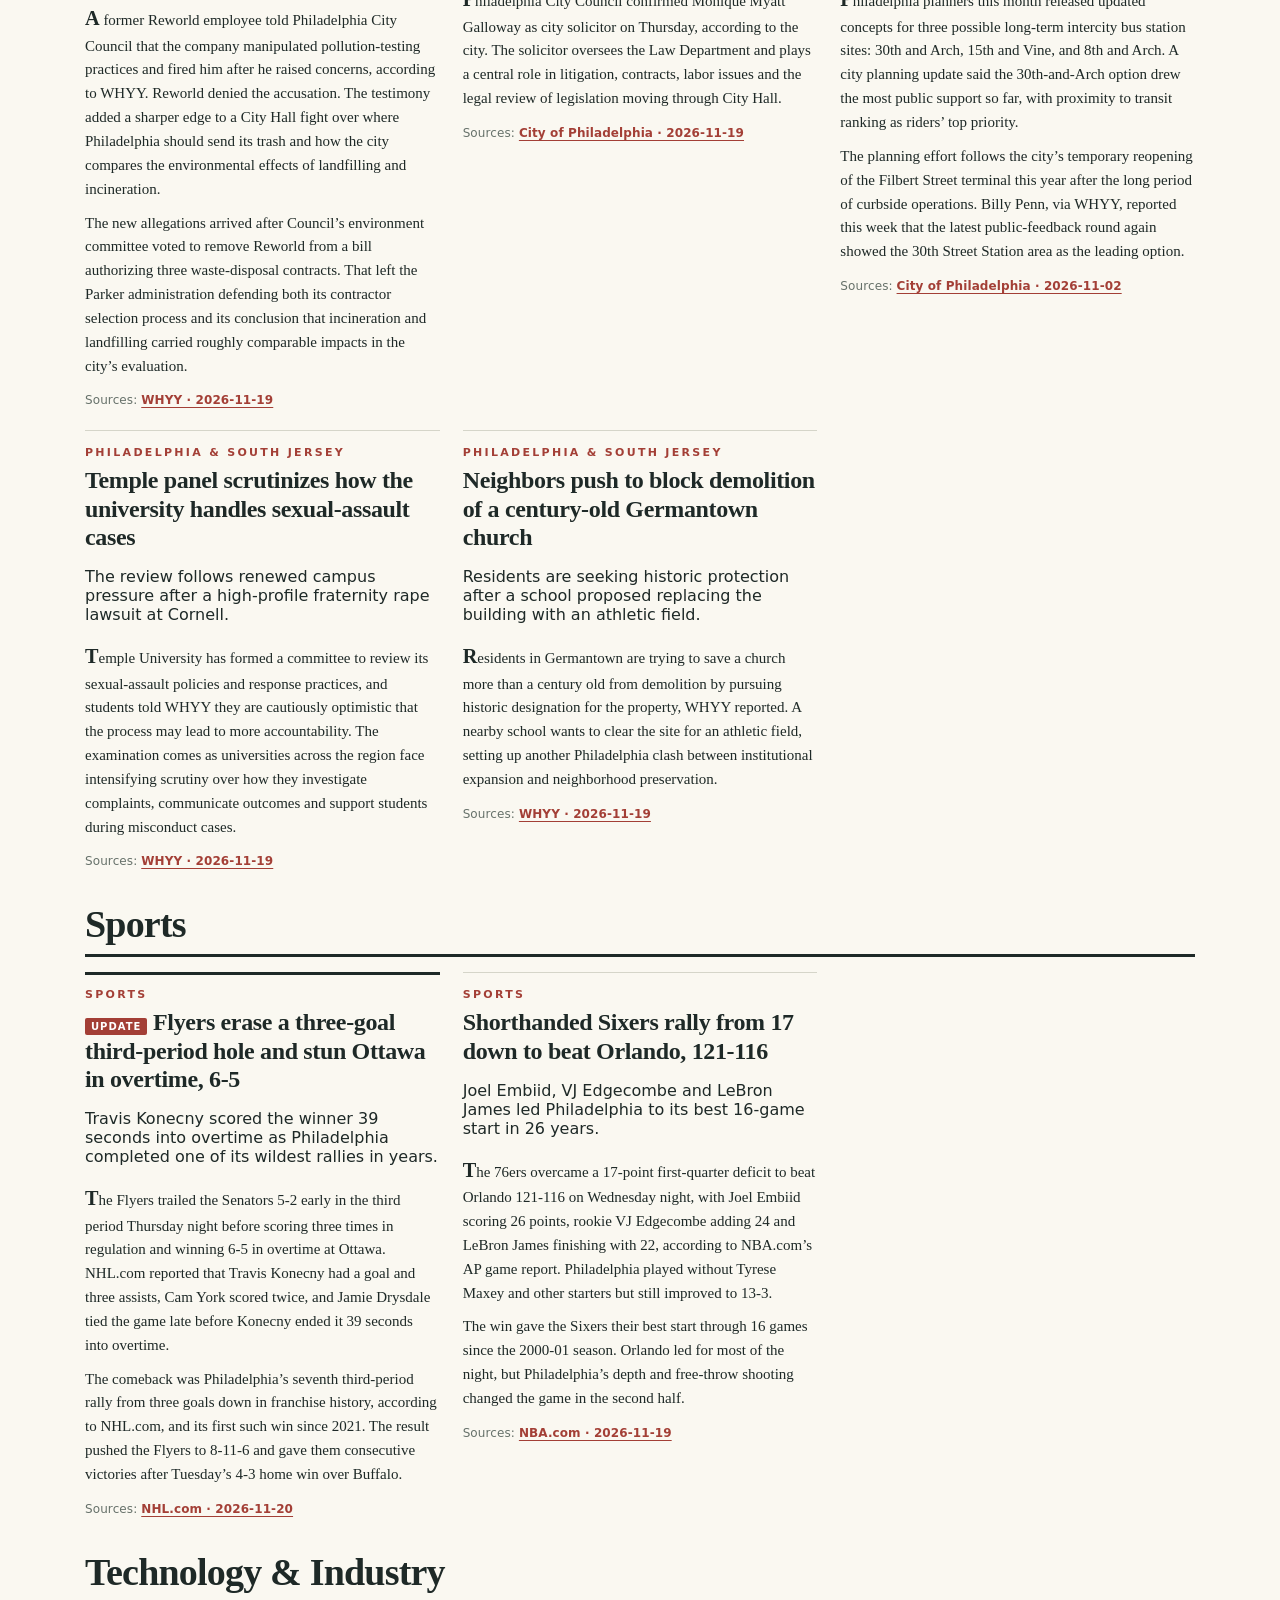
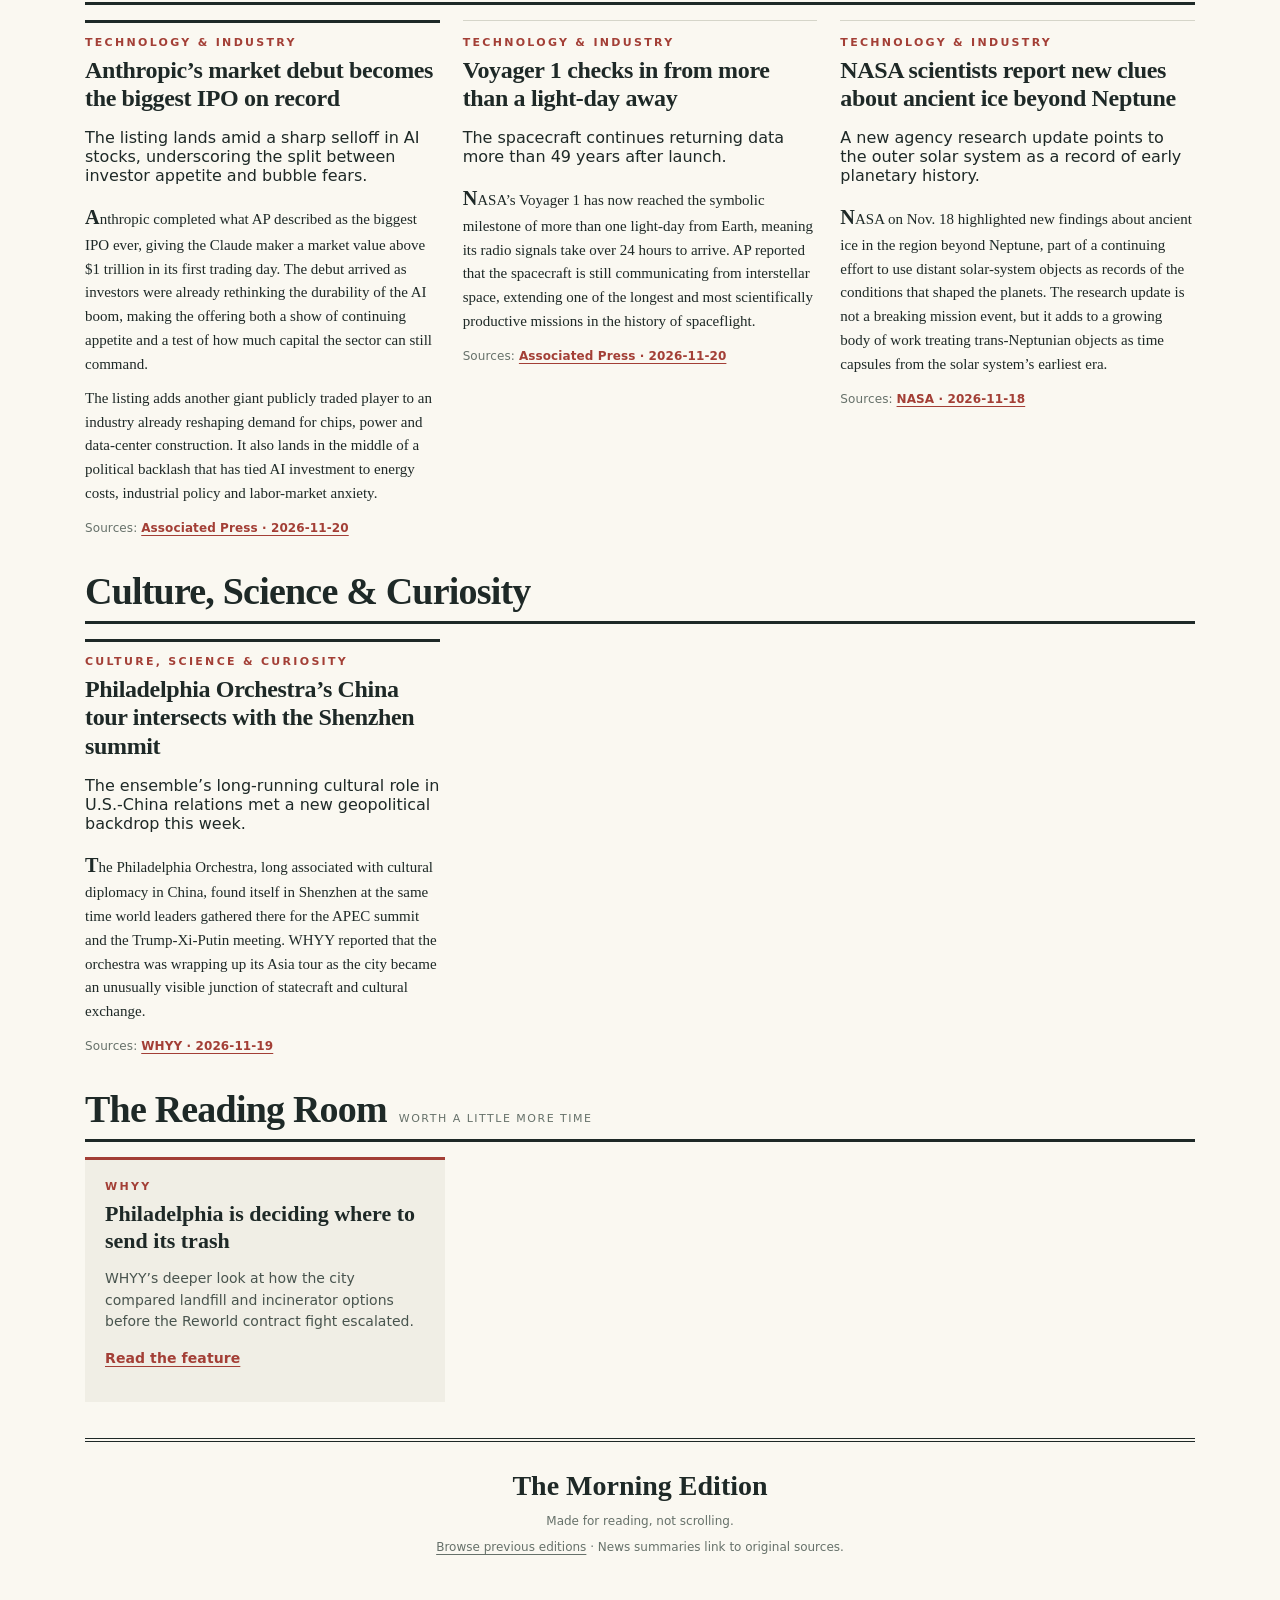
<file: site/editions/2026-11-20/index.html>
<!doctype html>
<html lang="en"><head>
<meta charset="utf-8"><meta name="viewport" content="width=device-width, initial-scale=1">
<meta name="theme-color" content="#faf8f1"><meta name="description" content="The Morning Edition — a personal newspaper for curious readers.">
<title>The Morning Edition — Friday, November 20, 2026</title>
<link rel="stylesheet" href="../../styles.css"><link rel="icon" href="data:image/svg+xml,<svg xmlns=%22http://www.w3.org/2000/svg%22 viewBox=%220 0 100 100%22><text y=%22.9em%22 font-size=%2290%22>📰</text></svg>">
</head><body>
<div class="shell">
<header><div class="mini-header"><span>Medford · South Jersey · Beyond</span><a href="../../archive.html">Past editions</a></div>
<div class="masthead"><div class="eyebrow">Independent curiosity · Since 2026</div><h1>The Morning Edition</h1><p>A newspaper for the curious mind</p></div>
<div class="index-line"><span>Friday, November 20, 2026</span><span>The daily paper · Around 15–20 minutes</span></div></header>

<main><section class="lead" aria-label="Front page"><article><span class="section-kicker">World &amp; Nation</span><h2>Trump, Xi and Putin hold rare trilateral summit in Shenzhen</h2><p class="deck">The meeting capped a whirlwind Asia trip and added a new diplomatic image to an already unsettled global order.</p><div class="article-body"><p>President Donald Trump met Thursday in Shenzhen with Chinese leader Xi Jinping and Russian President Vladimir Putin in an unprecedented three-way summit on the sidelines of the Asia-Pacific Economic Cooperation gathering. AP reported that the session produced striking symbolism but limited immediate substance, with the three governments emphasizing dialogue on major-power relations and international conflicts rather than announcing a detailed agreement.</p><p>The meeting came as U.S. allies in Europe sought reassurance about parallel Trump administration talks over ending Russia’s war in Ukraine. AP reported that Jared Kushner and envoy Steve Witkoff were in Berlin to brief nearly 40 European leaders, while Russian officials continued to frame any broader peace arrangement on Moscow’s terms.</p><p>The trilateral followed several days of competing signals from Washington, Beijing and Moscow about trade, technology and security. Even before Trump returned to Washington, analysts were treating the summit less as a settled breakthrough than as a marker of how openly the three nuclear powers are testing new formats for dealing with one another.</p></div><div class="source">Sources: <a target="_blank" rel="noopener noreferrer" href="https://apnews.com/article/25e17ec8d9c55fbff960d5631eaba71d">Associated Press · 2026-11-19</a></div></article><aside class="lead-aside"><h3>Inside this edition</h3><ul class="toc"><li><a href="#section-0"><span>Section 01</span>World &amp; Nation</a></li><li><a href="#section-1"><span>Section 02</span>Business &amp; Economy</a></li><li><a href="#section-2"><span>Section 03</span>Philadelphia &amp; South Jersey</a></li><li><a href="#section-3"><span>Section 04</span>Sports</a></li><li><a href="#section-4"><span>Section 05</span>Technology &amp; Industry</a></li><li><a href="#section-5"><span>Section 06</span>Culture, Science &amp; Curiosity</a></li></ul><p class="source">Fresh reporting, local perspective, and something unexpected.</p></aside></section><section id="section-0"><div class="section-heading"><h2>World &amp; Nation</h2></div><div class="stories"><article class="story"><div class="section-kicker">World &amp; Nation</div><h3>U.N. court finds Myanmar responsible for genocide against the Rohingya</h3><p class="deck">The decision is the first time the World Court has found a state responsible for genocide.</p><div class="article-body"><p>The International Court of Justice ruled that Myanmar committed genocide against the Rohingya during the military’s 2017 campaign, a landmark judgment that AP said is the first of its kind against a state under the Genocide Convention. Rights groups called for fresh military and economic sanctions, while the court’s practical enforcement powers remain limited.</p><p>Myanmar’s government rejected the judgment Friday as unfair, while the opposition National Unity Government said it respected the court’s authority. In refugee camps in Bangladesh, Rohingya families celebrated the ruling but also said that justice alone would not resolve their statelessness and displacement.</p></div><div class="source">Sources: <a target="_blank" rel="noopener noreferrer" href="https://apnews.com/article/d32c2f2a58942b9a3edb81866a850e65">Associated Press · 2026-11-20</a></div></article><article class="story"><div class="section-kicker">World &amp; Nation</div><h3>Russian strikes hit Ukraine after Putin vows retaliation for the Kerch Bridge attack</h3><p class="deck">At least eight people were reported killed as diplomacy and battlefield pressure moved on separate tracks.</p><div class="article-body"><p>Russia launched fresh bombardments across Ukraine, killing at least eight people, according to AP, after Putin said Moscow would retaliate for the recent attack on the Kerch Bridge. The strikes underscored how little immediate military restraint has accompanied the new round of high-level diplomacy around the war.</p><p>The attacks landed as European leaders met in Poland and Berlin to discuss possible postwar security arrangements and to seek clarity from the Trump administration. Public talk of negotiations has intensified, but the new strikes showed that fighting and coercive pressure remain central to the conflict.</p></div><div class="source">Sources: <a target="_blank" rel="noopener noreferrer" href="https://apnews.com/article/433e18f00cbd37a2a9da94e60fce0e07">Associated Press · 2026-11-20</a></div></article><article class="story"><div class="section-kicker">World &amp; Nation</div><h3>Senate Republicans block another Democratic bid to end the war in Iran</h3><p class="deck">The failed effort highlighted how difficult it remains for Congress to restrain the administration’s war policy.</p><div class="article-body"><p>Senate Republicans on Thursday blocked the latest Democratic effort to force an end to the war in Iran, according to AP. The vote kept in place the administration’s room to continue military operations despite months of congressional criticism and a growing argument from Democrats that lawmakers have ceded too much war-making power to the executive branch.</p></div><div class="source">Sources: <a target="_blank" rel="noopener noreferrer" href="https://apnews.com/article/bcbb331cd6c847bf5d0bcb7446344714">Associated Press · 2026-11-20</a></div></article><article class="story"><div class="section-kicker">World &amp; Nation</div><h3>Senate approves bipartisan permitting bill aimed at power supply and data-center demand</h3><p class="deck">Backers say the measure would speed major projects and shift some energy costs to large new users such as data centers.</p><div class="article-body"><p>The Senate approved bipartisan legislation Thursday designed to accelerate reviews for power plants, transmission lines and other energy infrastructure, AP reported. The bill comes as electricity demand rises after years of relative stability, with lawmakers in both parties increasingly tying that pressure to data centers, electrification and industrial expansion.</p><p>Supporters said the measure would help bring more energy supply online and lower prices, while critics warned that faster permitting can weaken environmental review or advantage politically favored projects. The measure now heads to the House, where its coalition will face a different set of regional and ideological tests.</p></div><div class="source">Sources: <a target="_blank" rel="noopener noreferrer" href="https://apnews.com/article/b41c2017e4a9fe2e6de92ec77a4cdd0a">Associated Press · 2026-11-20</a></div></article></div></section><section id="section-1"><div class="section-heading"><h2>Business &amp; Economy</h2></div><div class="stories"><article class="story"><div class="section-kicker">Business &amp; Economy</div><h3>Markets keep sliding as AI stocks lead another global selloff</h3><p class="deck">Investors are weighing lofty valuations, rate fears and doubts about how long the boom can outrun earnings.</p><div class="article-body"><p>U.S. and overseas stock markets fell again as AI and chip shares remained under pressure, with AP reporting that the Nasdaq composite dropped 2.3% on Thursday. The retreat has become a broader reassessment of whether the AI trade ran too far ahead of profits, even as high-profile companies continue posting big revenue numbers and attracting new capital.</p><p>Fresh economic data did little to calm nerves. AP reported that weekly jobless claims remained low by historical standards, suggesting the labor market is still holding up, while the average 30-year mortgage rate rose to 7.28%, ending a monthlong decline and adding to pressure on homebuyers.</p></div><div class="source">Sources: <a target="_blank" rel="noopener noreferrer" href="https://apnews.com/article/c4c3f4878b12989347f8a930ed813dad">Associated Press · 2026-11-20</a></div></article></div></section><section id="section-2"><div class="section-heading"><h2>Philadelphia &amp; South Jersey</h2></div><div class="stories"><article class="story"><div class="section-kicker">Philadelphia &amp; South Jersey</div><h3><span class="update">Update</span> At City Council hearing, former Reworld worker says the waste company misled regulators</h3><p class="deck">The allegation surfaced a day after a Council committee stripped the Chester incinerator operator from a proposed city contract.</p><div class="article-body"><p>A former Reworld employee told Philadelphia City Council that the company manipulated pollution-testing practices and fired him after he raised concerns, according to WHYY. Reworld denied the accusation. The testimony added a sharper edge to a City Hall fight over where Philadelphia should send its trash and how the city compares the environmental effects of landfilling and incineration.</p><p>The new allegations arrived after Council’s environment committee voted to remove Reworld from a bill authorizing three waste-disposal contracts. That left the Parker administration defending both its contractor selection process and its conclusion that incineration and landfilling carried roughly comparable impacts in the city’s evaluation.</p></div><div class="source">Sources: <a target="_blank" rel="noopener noreferrer" href="https://whyy.org/articles/philadelphia-waste-contractor-reworld-misled-regulators-former-employee-claims-during-city-council-hearing/">WHYY · 2026-11-19</a></div></article><article class="story"><div class="section-kicker">Philadelphia &amp; South Jersey</div><h3>City Council confirms Monique Myatt Galloway as Philadelphia solicitor</h3><p class="deck">The vote fills one of the administration’s central legal posts as City Hall heads into a busy end-of-year legislative stretch.</p><div class="article-body"><p>Philadelphia City Council confirmed Monique Myatt Galloway as city solicitor on Thursday, according to the city. The solicitor oversees the Law Department and plays a central role in litigation, contracts, labor issues and the legal review of legislation moving through City Hall.</p></div><div class="source">Sources: <a target="_blank" rel="noopener noreferrer" href="https://www.phila.gov/2026-11-19-philadelphia-city-council-confirms-monique-myatt-galloway-as-city-solicitor/">City of Philadelphia · 2026-11-19</a></div></article><article class="story"><div class="section-kicker">Philadelphia &amp; South Jersey</div><h3>Philadelphia advances three updated layouts for a permanent intercity bus station</h3><p class="deck">Thirtyth and Arch remains the most popular option as planners refine designs for a long-term home for intercity buses.</p><div class="article-body"><p>Philadelphia planners this month released updated concepts for three possible long-term intercity bus station sites: 30th and Arch, 15th and Vine, and 8th and Arch. A city planning update said the 30th-and-Arch option drew the most public support so far, with proximity to transit ranking as riders’ top priority.</p><p>The planning effort follows the city’s temporary reopening of the Filbert Street terminal this year after the long period of curbside operations. Billy Penn, via WHYY, reported this week that the latest public-feedback round again showed the 30th Street Station area as the leading option.</p></div><div class="source">Sources: <a target="_blank" rel="noopener noreferrer" href="https://www.phila.gov/2026-11-02-an-update-on-planning-philadelphias-intercity-bus-station/">City of Philadelphia · 2026-11-02</a></div></article><article class="story"><div class="section-kicker">Philadelphia &amp; South Jersey</div><h3>Temple panel scrutinizes how the university handles sexual-assault cases</h3><p class="deck">The review follows renewed campus pressure after a high-profile fraternity rape lawsuit at Cornell.</p><div class="article-body"><p>Temple University has formed a committee to review its sexual-assault policies and response practices, and students told WHYY they are cautiously optimistic that the process may lead to more accountability. The examination comes as universities across the region face intensifying scrutiny over how they investigate complaints, communicate outcomes and support students during misconduct cases.</p></div><div class="source">Sources: <a target="_blank" rel="noopener noreferrer" href="https://whyy.org/articles/temple-committee-takes-a-hard-look-at-the-universitys-handling-of-sexual-assault/">WHYY · 2026-11-19</a></div></article><article class="story"><div class="section-kicker">Philadelphia &amp; South Jersey</div><h3>Neighbors push to block demolition of a century-old Germantown church</h3><p class="deck">Residents are seeking historic protection after a school proposed replacing the building with an athletic field.</p><div class="article-body"><p>Residents in Germantown are trying to save a church more than a century old from demolition by pursuing historic designation for the property, WHYY reported. A nearby school wants to clear the site for an athletic field, setting up another Philadelphia clash between institutional expansion and neighborhood preservation.</p></div><div class="source">Sources: <a target="_blank" rel="noopener noreferrer" href="https://whyy.org/articles/germantown-neighbors-are-fighting-to-save-a-century-old-philadelphia-church-from-demolition/">WHYY · 2026-11-19</a></div></article></div></section><section id="section-3"><div class="section-heading"><h2>Sports</h2></div><div class="stories"><article class="story"><div class="section-kicker">Sports</div><h3><span class="update">Update</span> Flyers erase a three-goal third-period hole and stun Ottawa in overtime, 6-5</h3><p class="deck">Travis Konecny scored the winner 39 seconds into overtime as Philadelphia completed one of its wildest rallies in years.</p><div class="article-body"><p>The Flyers trailed the Senators 5-2 early in the third period Thursday night before scoring three times in regulation and winning 6-5 in overtime at Ottawa. NHL.com reported that Travis Konecny had a goal and three assists, Cam York scored twice, and Jamie Drysdale tied the game late before Konecny ended it 39 seconds into overtime.</p><p>The comeback was Philadelphia’s seventh third-period rally from three goals down in franchise history, according to NHL.com, and its first such win since 2021. The result pushed the Flyers to 8-11-6 and gave them consecutive victories after Tuesday’s 4-3 home win over Buffalo.</p></div><div class="source">Sources: <a target="_blank" rel="noopener noreferrer" href="https://www.nhl.com/news/philadelphia-flyers-ottawa-senators-game-recap-november-19-2026">NHL.com · 2026-11-20</a></div></article><article class="story"><div class="section-kicker">Sports</div><h3>Shorthanded Sixers rally from 17 down to beat Orlando, 121-116</h3><p class="deck">Joel Embiid, VJ Edgecombe and LeBron James led Philadelphia to its best 16-game start in 26 years.</p><div class="article-body"><p>The 76ers overcame a 17-point first-quarter deficit to beat Orlando 121-116 on Wednesday night, with Joel Embiid scoring 26 points, rookie VJ Edgecombe adding 24 and LeBron James finishing with 22, according to NBA.com’s AP game report. Philadelphia played without Tyrese Maxey and other starters but still improved to 13-3.</p><p>The win gave the Sixers their best start through 16 games since the 2000-01 season. Orlando led for most of the night, but Philadelphia’s depth and free-throw shooting changed the game in the second half.</p></div><div class="source">Sources: <a target="_blank" rel="noopener noreferrer" href="https://www.nba.com/game/0022600261">NBA.com · 2026-11-19</a></div></article></div></section><section id="section-4"><div class="section-heading"><h2>Technology &amp; Industry</h2></div><div class="stories"><article class="story"><div class="section-kicker">Technology &amp; Industry</div><h3>Anthropic’s market debut becomes the biggest IPO on record</h3><p class="deck">The listing lands amid a sharp selloff in AI stocks, underscoring the split between investor appetite and bubble fears.</p><div class="article-body"><p>Anthropic completed what AP described as the biggest IPO ever, giving the Claude maker a market value above $1 trillion in its first trading day. The debut arrived as investors were already rethinking the durability of the AI boom, making the offering both a show of continuing appetite and a test of how much capital the sector can still command.</p><p>The listing adds another giant publicly traded player to an industry already reshaping demand for chips, power and data-center construction. It also lands in the middle of a political backlash that has tied AI investment to energy costs, industrial policy and labor-market anxiety.</p></div><div class="source">Sources: <a target="_blank" rel="noopener noreferrer" href="https://apnews.com/article/fdca56f1cda70c9908899057e7e591e6">Associated Press · 2026-11-20</a></div></article><article class="story"><div class="section-kicker">Technology &amp; Industry</div><h3>Voyager 1 checks in from more than a light-day away</h3><p class="deck">The spacecraft continues returning data more than 49 years after launch.</p><div class="article-body"><p>NASA’s Voyager 1 has now reached the symbolic milestone of more than one light-day from Earth, meaning its radio signals take over 24 hours to arrive. AP reported that the spacecraft is still communicating from interstellar space, extending one of the longest and most scientifically productive missions in the history of spaceflight.</p></div><div class="source">Sources: <a target="_blank" rel="noopener noreferrer" href="https://apnews.com/article/db9f5f8d9ec3a40f1f434446baf326b5">Associated Press · 2026-11-20</a></div></article><article class="story"><div class="section-kicker">Technology &amp; Industry</div><h3>NASA scientists report new clues about ancient ice beyond Neptune</h3><p class="deck">A new agency research update points to the outer solar system as a record of early planetary history.</p><div class="article-body"><p>NASA on Nov. 18 highlighted new findings about ancient ice in the region beyond Neptune, part of a continuing effort to use distant solar-system objects as records of the conditions that shaped the planets. The research update is not a breaking mission event, but it adds to a growing body of work treating trans-Neptunian objects as time capsules from the solar system’s earliest era.</p></div><div class="source">Sources: <a target="_blank" rel="noopener noreferrer" href="https://science.nasa.gov/blogs/science-news/2026/11/">NASA · 2026-11-18</a></div></article></div></section><section id="section-5"><div class="section-heading"><h2>Culture, Science &amp; Curiosity</h2></div><div class="stories"><article class="story"><div class="section-kicker">Culture, Science &amp; Curiosity</div><h3>Philadelphia Orchestra’s China tour intersects with the Shenzhen summit</h3><p class="deck">The ensemble’s long-running cultural role in U.S.-China relations met a new geopolitical backdrop this week.</p><div class="article-body"><p>The Philadelphia Orchestra, long associated with cultural diplomacy in China, found itself in Shenzhen at the same time world leaders gathered there for the APEC summit and the Trump-Xi-Putin meeting. WHYY reported that the orchestra was wrapping up its Asia tour as the city became an unusually visible junction of statecraft and cultural exchange.</p></div><div class="source">Sources: <a target="_blank" rel="noopener noreferrer" href="https://whyy.org/news">WHYY · 2026-11-19</a></div></article></div></section><section><div class="section-heading"><h2>The Reading Room</h2><small>Worth a little more time</small></div><div class="reads"><article class="read"><div class="section-kicker">WHYY</div><h3>Philadelphia is deciding where to send its trash</h3><p>WHYY’s deeper look at how the city compared landfill and incinerator options before the Reworld contract fight escalated.</p><p class="source"><a target="_blank" rel="noopener noreferrer" href="https://whyy.org/articles/philadelphia-is-deciding-where-to-send-its-trash-heres-how-it-decided-landfilling-and-incineration-have-essentially-equal-impact/">Read the feature</a></p></article></div></section></main>
<footer><div class="name">The Morning Edition</div><p>Made for reading, not scrolling.</p><p><a href="../../archive.html">Browse previous editions</a> · News summaries link to original sources.</p></footer>
</div></body></html>
</file>
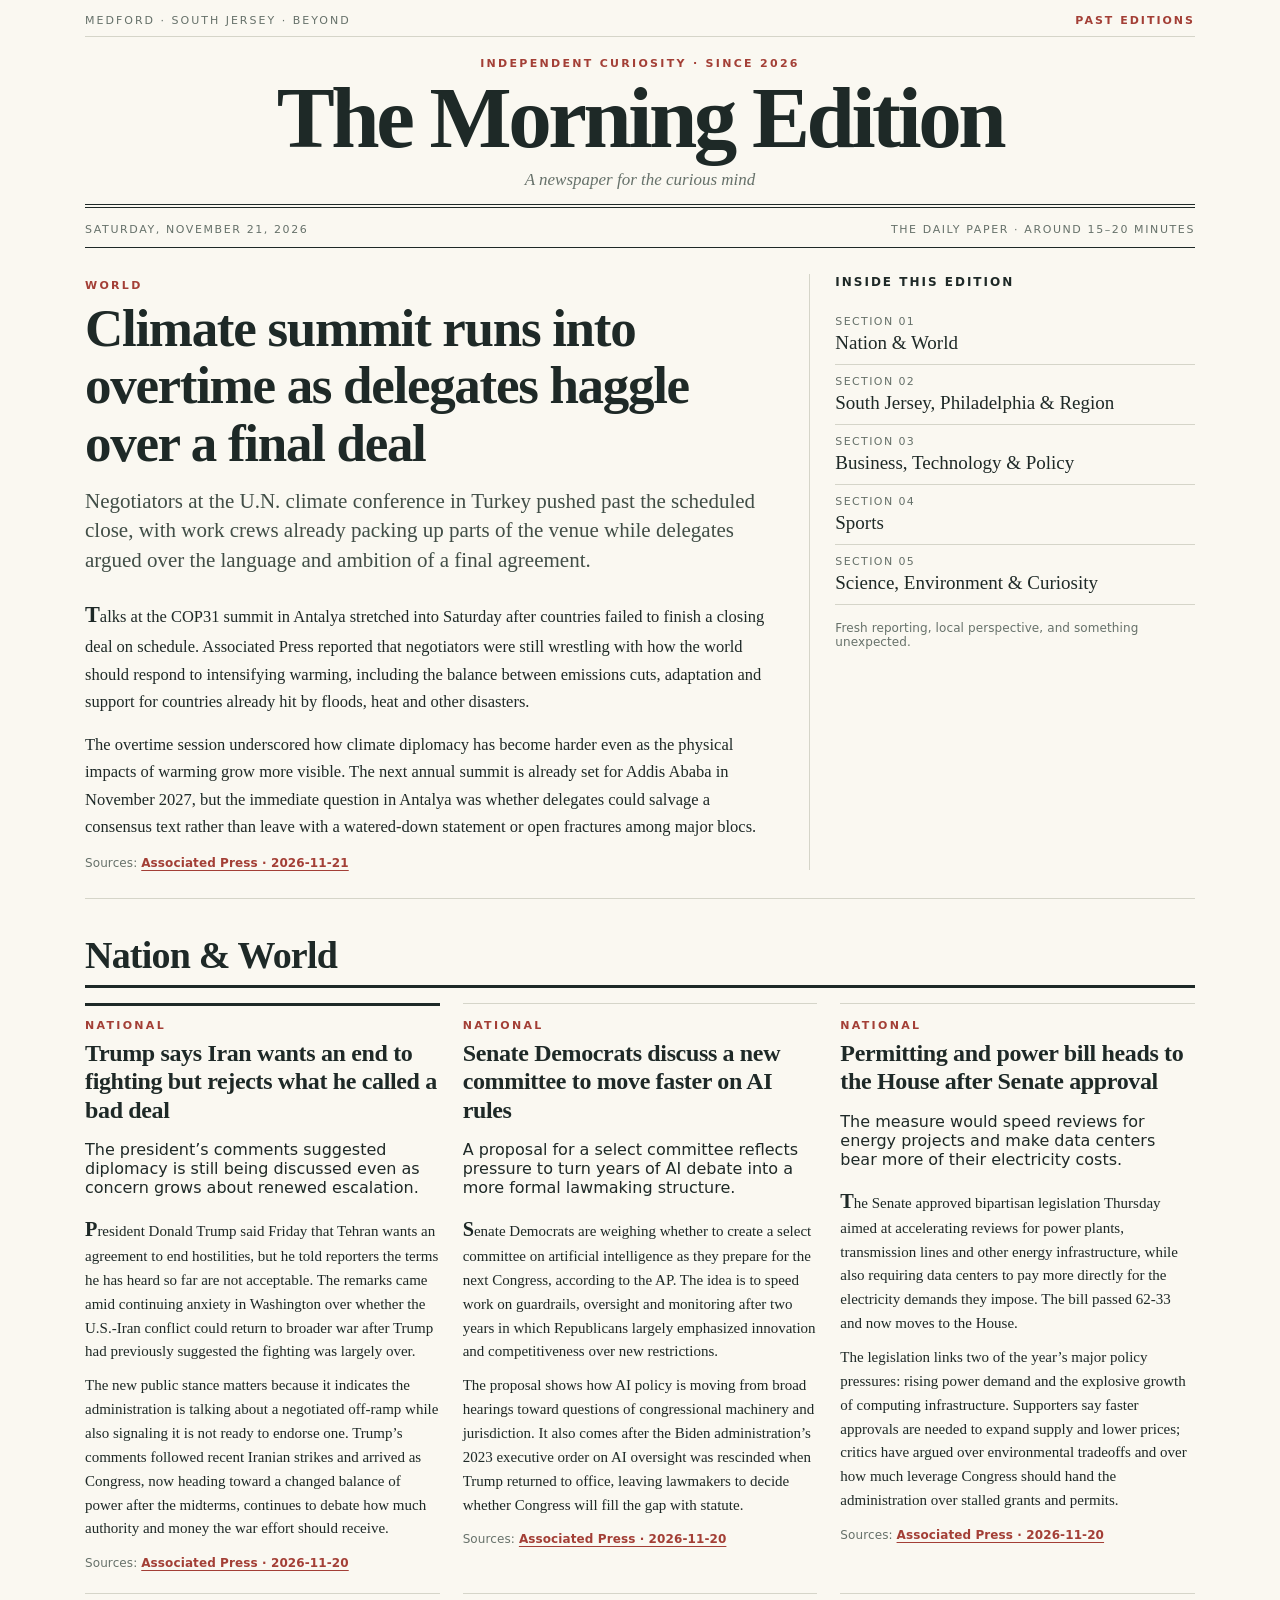
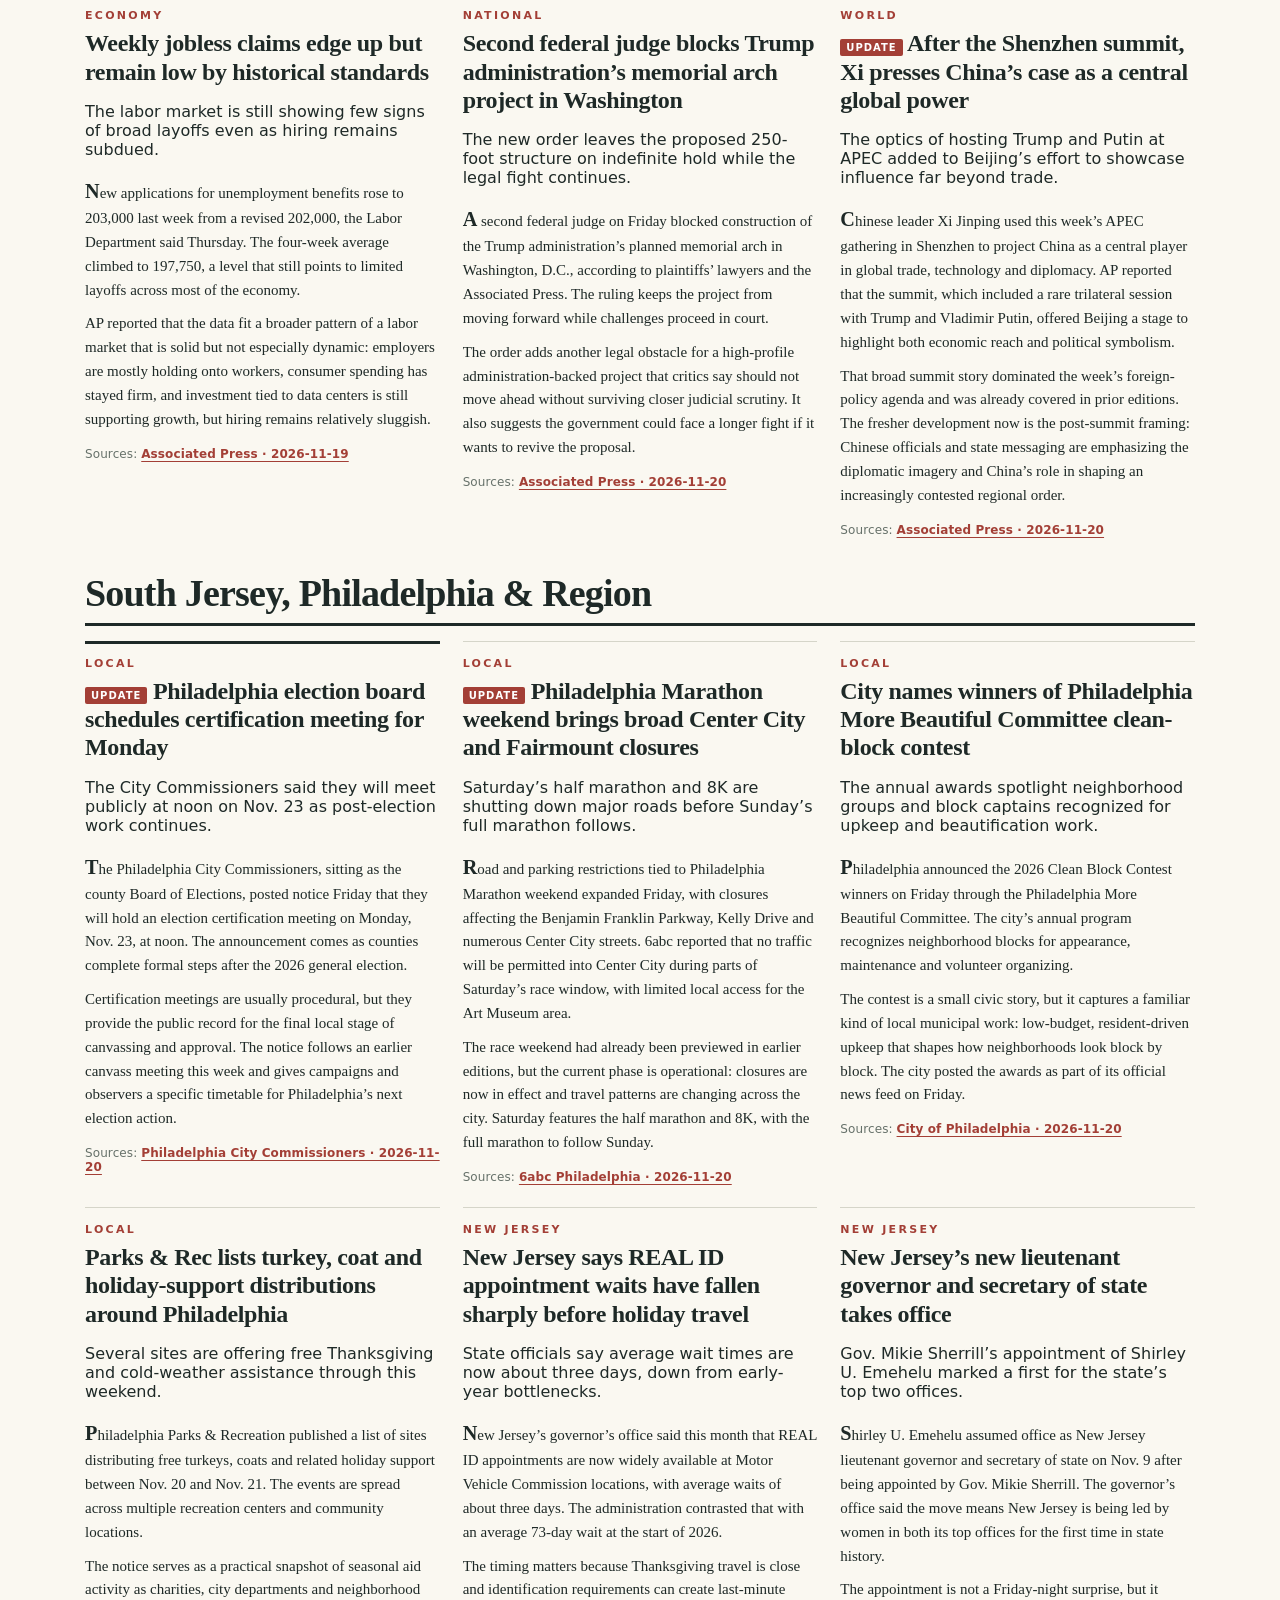
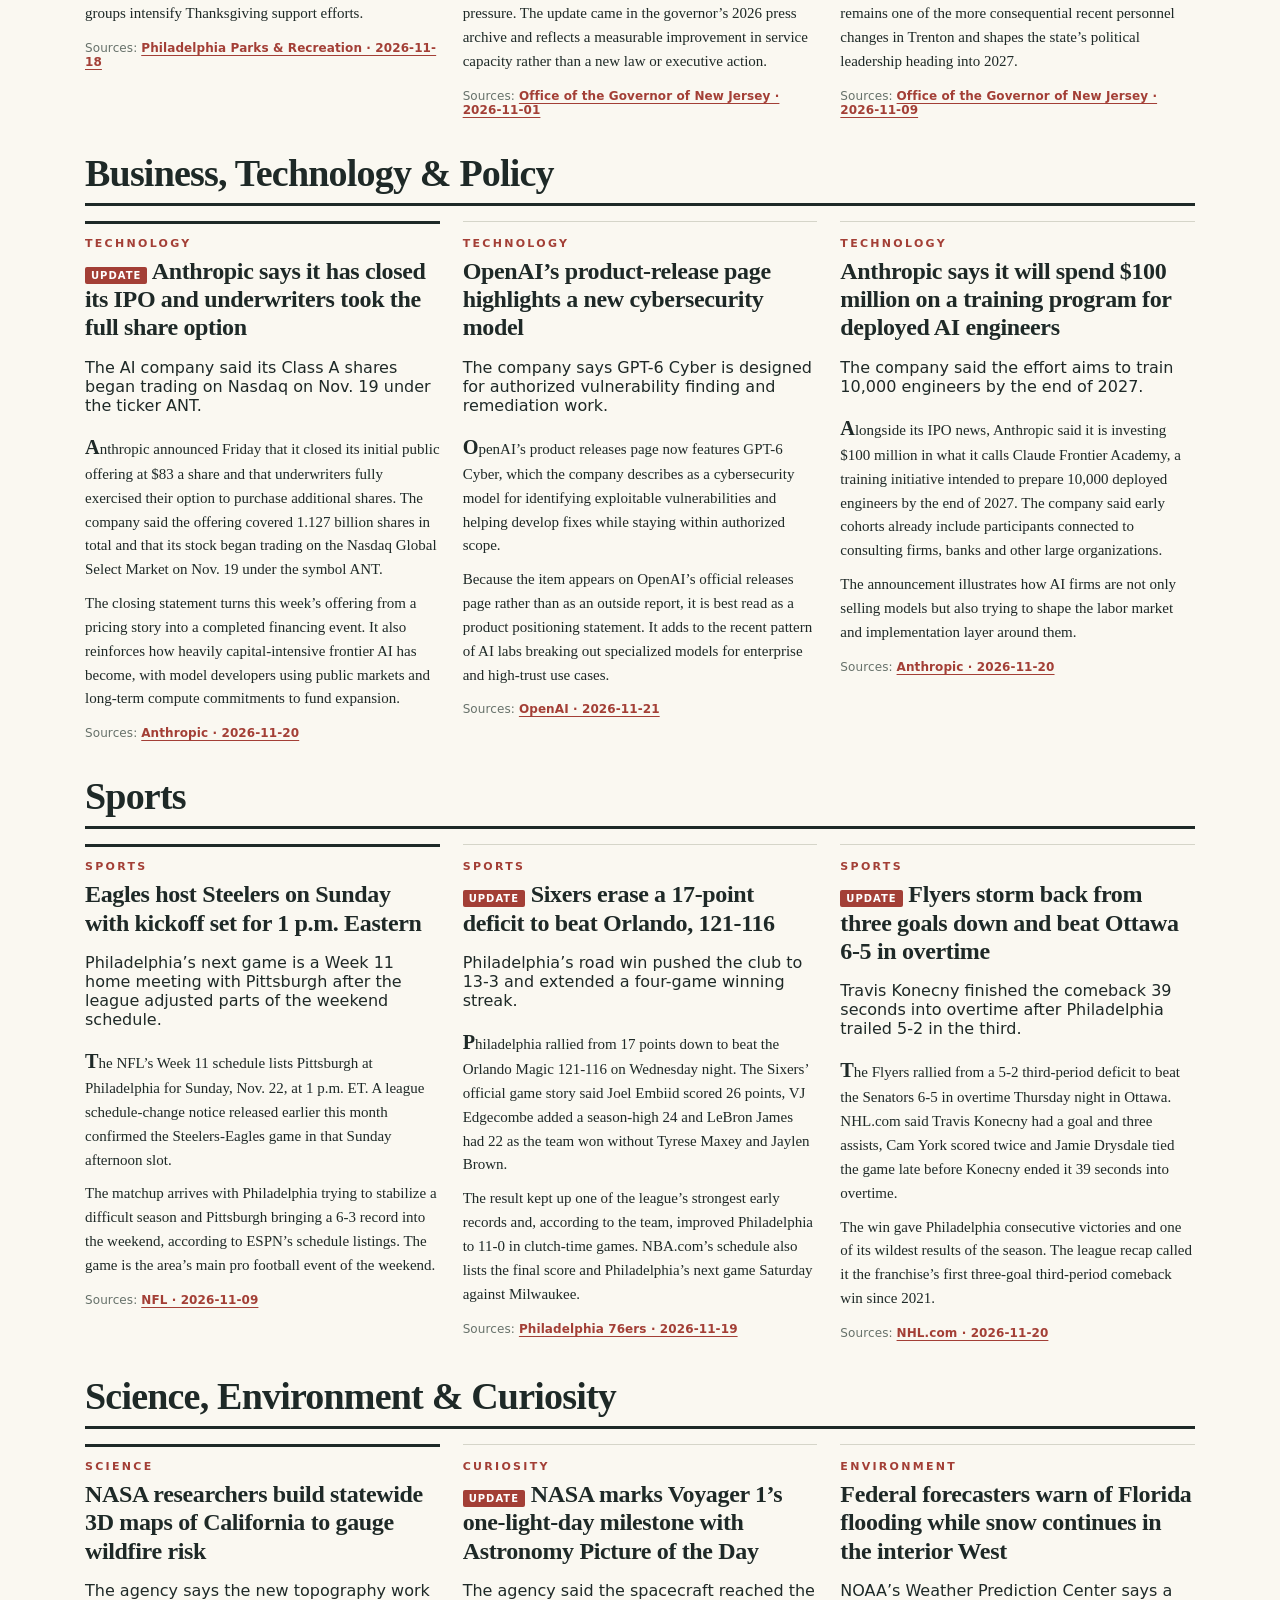
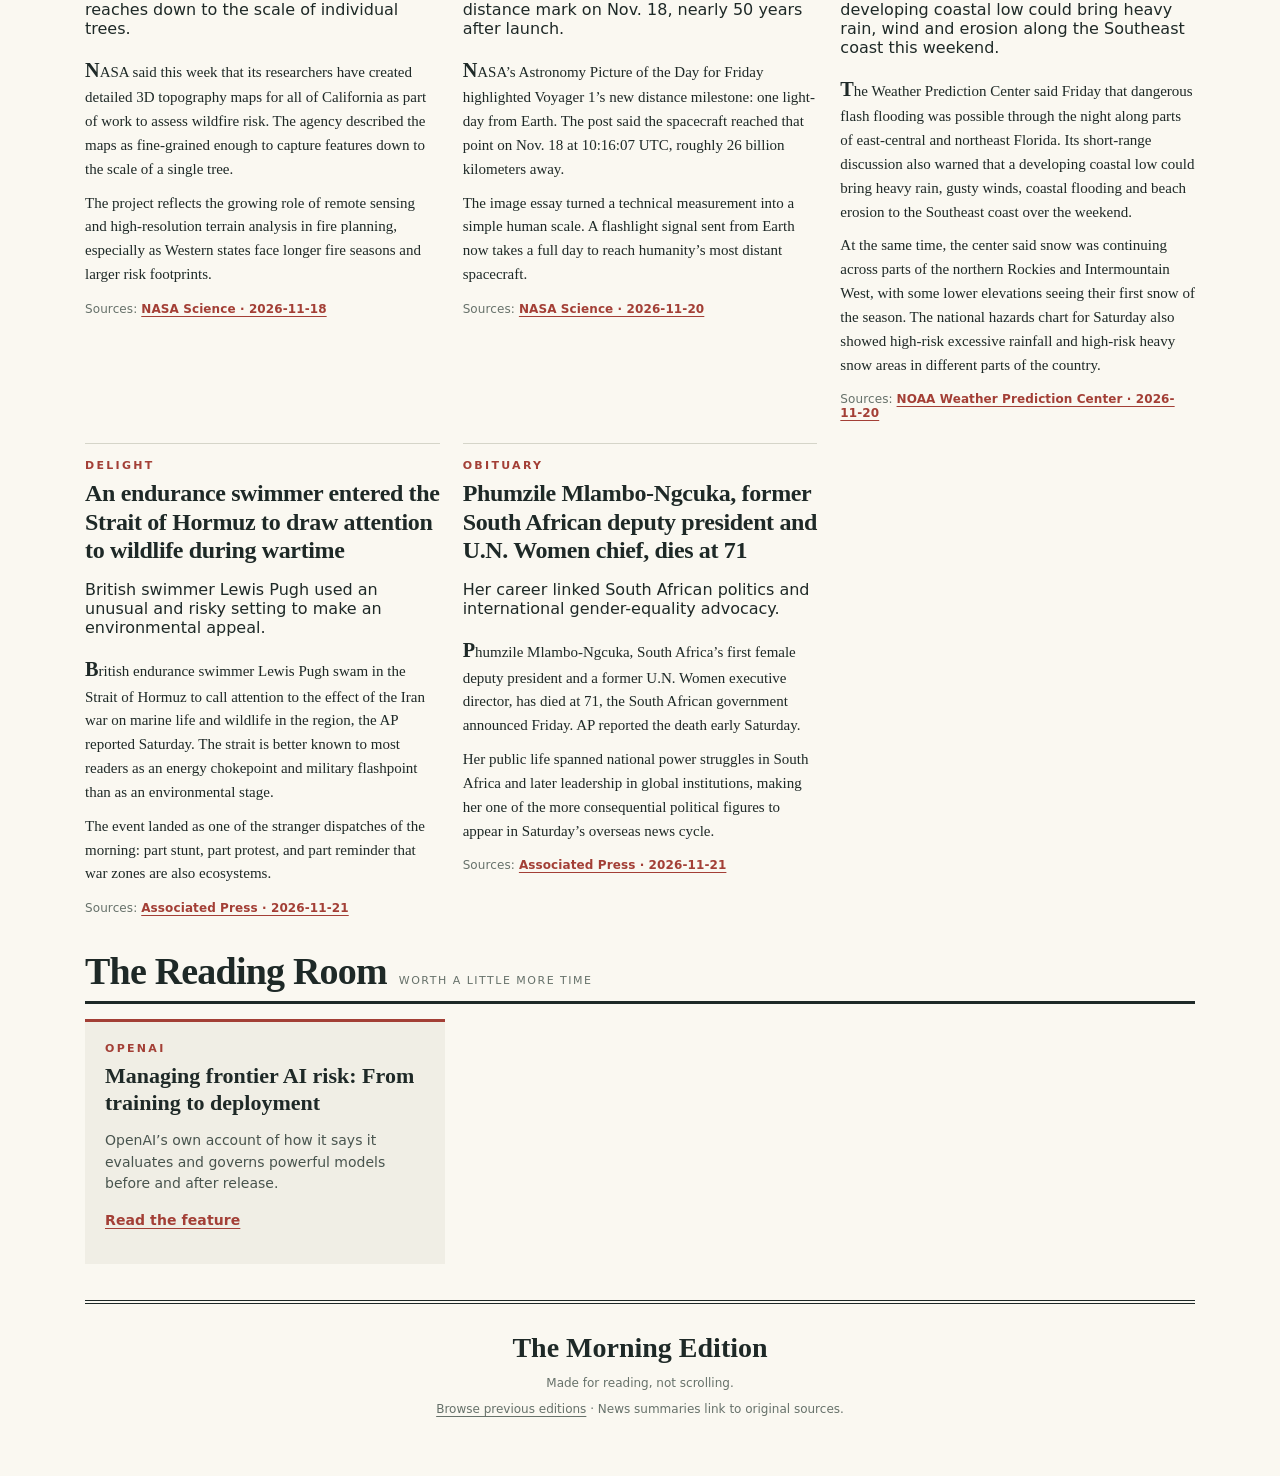
<file: site/editions/2026-11-21/index.html>
<!doctype html>
<html lang="en"><head>
<meta charset="utf-8"><meta name="viewport" content="width=device-width, initial-scale=1">
<meta name="theme-color" content="#faf8f1"><meta name="description" content="The Morning Edition — a personal newspaper for curious readers.">
<title>The Morning Edition — Saturday, November 21, 2026</title>
<link rel="stylesheet" href="../../styles.css"><link rel="icon" href="data:image/svg+xml,<svg xmlns=%22http://www.w3.org/2000/svg%22 viewBox=%220 0 100 100%22><text y=%22.9em%22 font-size=%2290%22>📰</text></svg>">
</head><body>
<div class="shell">
<header><div class="mini-header"><span>Medford · South Jersey · Beyond</span><a href="../../archive.html">Past editions</a></div>
<div class="masthead"><div class="eyebrow">Independent curiosity · Since 2026</div><h1>The Morning Edition</h1><p>A newspaper for the curious mind</p></div>
<div class="index-line"><span>Saturday, November 21, 2026</span><span>The daily paper · Around 15–20 minutes</span></div></header>

<main><section class="lead" aria-label="Front page"><article><span class="section-kicker">World</span><h2>Climate summit runs into overtime as delegates haggle over a final deal</h2><p class="deck">Negotiators at the U.N. climate conference in Turkey pushed past the scheduled close, with work crews already packing up parts of the venue while delegates argued over the language and ambition of a final agreement.</p><div class="article-body"><p>Talks at the COP31 summit in Antalya stretched into Saturday after countries failed to finish a closing deal on schedule. Associated Press reported that negotiators were still wrestling with how the world should respond to intensifying warming, including the balance between emissions cuts, adaptation and support for countries already hit by floods, heat and other disasters.</p><p>The overtime session underscored how climate diplomacy has become harder even as the physical impacts of warming grow more visible. The next annual summit is already set for Addis Ababa in November 2027, but the immediate question in Antalya was whether delegates could salvage a consensus text rather than leave with a watered-down statement or open fractures among major blocs.</p></div><div class="source">Sources: <a target="_blank" rel="noopener noreferrer" href="https://apnews.com/article/b54eebcade92e5ee4c513b9a5b2192a7">Associated Press · 2026-11-21</a></div></article><aside class="lead-aside"><h3>Inside this edition</h3><ul class="toc"><li><a href="#section-0"><span>Section 01</span>Nation &amp; World</a></li><li><a href="#section-1"><span>Section 02</span>South Jersey, Philadelphia &amp; Region</a></li><li><a href="#section-2"><span>Section 03</span>Business, Technology &amp; Policy</a></li><li><a href="#section-3"><span>Section 04</span>Sports</a></li><li><a href="#section-4"><span>Section 05</span>Science, Environment &amp; Curiosity</a></li></ul><p class="source">Fresh reporting, local perspective, and something unexpected.</p></aside></section><section id="section-0"><div class="section-heading"><h2>Nation &amp; World</h2></div><div class="stories"><article class="story"><div class="section-kicker">National</div><h3>Trump says Iran wants an end to fighting but rejects what he called a bad deal</h3><p class="deck">The president’s comments suggested diplomacy is still being discussed even as concern grows about renewed escalation.</p><div class="article-body"><p>President Donald Trump said Friday that Tehran wants an agreement to end hostilities, but he told reporters the terms he has heard so far are not acceptable. The remarks came amid continuing anxiety in Washington over whether the U.S.-Iran conflict could return to broader war after Trump had previously suggested the fighting was largely over.</p><p>The new public stance matters because it indicates the administration is talking about a negotiated off-ramp while also signaling it is not ready to endorse one. Trump’s comments followed recent Iranian strikes and arrived as Congress, now heading toward a changed balance of power after the midterms, continues to debate how much authority and money the war effort should receive.</p></div><div class="source">Sources: <a target="_blank" rel="noopener noreferrer" href="https://apnews.com/article/8fd6dcd6dc4a1a77437cedc4567fbee8">Associated Press · 2026-11-20</a></div></article><article class="story"><div class="section-kicker">National</div><h3>Senate Democrats discuss a new committee to move faster on AI rules</h3><p class="deck">A proposal for a select committee reflects pressure to turn years of AI debate into a more formal lawmaking structure.</p><div class="article-body"><p>Senate Democrats are weighing whether to create a select committee on artificial intelligence as they prepare for the next Congress, according to the AP. The idea is to speed work on guardrails, oversight and monitoring after two years in which Republicans largely emphasized innovation and competitiveness over new restrictions.</p><p>The proposal shows how AI policy is moving from broad hearings toward questions of congressional machinery and jurisdiction. It also comes after the Biden administration’s 2023 executive order on AI oversight was rescinded when Trump returned to office, leaving lawmakers to decide whether Congress will fill the gap with statute.</p></div><div class="source">Sources: <a target="_blank" rel="noopener noreferrer" href="https://apnews.com/article/047d0ab21237984701decd9ed5ced403">Associated Press · 2026-11-20</a></div></article><article class="story"><div class="section-kicker">National</div><h3>Permitting and power bill heads to the House after Senate approval</h3><p class="deck">The measure would speed reviews for energy projects and make data centers bear more of their electricity costs.</p><div class="article-body"><p>The Senate approved bipartisan legislation Thursday aimed at accelerating reviews for power plants, transmission lines and other energy infrastructure, while also requiring data centers to pay more directly for the electricity demands they impose. The bill passed 62-33 and now moves to the House.</p><p>The legislation links two of the year’s major policy pressures: rising power demand and the explosive growth of computing infrastructure. Supporters say faster approvals are needed to expand supply and lower prices; critics have argued over environmental tradeoffs and over how much leverage Congress should hand the administration over stalled grants and permits.</p></div><div class="source">Sources: <a target="_blank" rel="noopener noreferrer" href="https://apnews.com/article/b41c2017e4a9fe2e6de92ec77a4cdd0a">Associated Press · 2026-11-20</a></div></article><article class="story"><div class="section-kicker">Economy</div><h3>Weekly jobless claims edge up but remain low by historical standards</h3><p class="deck">The labor market is still showing few signs of broad layoffs even as hiring remains subdued.</p><div class="article-body"><p>New applications for unemployment benefits rose to 203,000 last week from a revised 202,000, the Labor Department said Thursday. The four-week average climbed to 197,750, a level that still points to limited layoffs across most of the economy.</p><p>AP reported that the data fit a broader pattern of a labor market that is solid but not especially dynamic: employers are mostly holding onto workers, consumer spending has stayed firm, and investment tied to data centers is still supporting growth, but hiring remains relatively sluggish.</p></div><div class="source">Sources: <a target="_blank" rel="noopener noreferrer" href="https://apnews.com/article/ea6affa07224e7be7cfafd66ae3235db">Associated Press · 2026-11-19</a></div></article><article class="story"><div class="section-kicker">National</div><h3>Second federal judge blocks Trump administration’s memorial arch project in Washington</h3><p class="deck">The new order leaves the proposed 250-foot structure on indefinite hold while the legal fight continues.</p><div class="article-body"><p>A second federal judge on Friday blocked construction of the Trump administration’s planned memorial arch in Washington, D.C., according to plaintiffs’ lawyers and the Associated Press. The ruling keeps the project from moving forward while challenges proceed in court.</p><p>The order adds another legal obstacle for a high-profile administration-backed project that critics say should not move ahead without surviving closer judicial scrutiny. It also suggests the government could face a longer fight if it wants to revive the proposal.</p></div><div class="source">Sources: <a target="_blank" rel="noopener noreferrer" href="https://apnews.com/article/f7b9b0a0480481505038d007bf270cd9">Associated Press · 2026-11-20</a></div></article><article class="story"><div class="section-kicker">World</div><h3><span class="update">Update</span> After the Shenzhen summit, Xi presses China’s case as a central global power</h3><p class="deck">The optics of hosting Trump and Putin at APEC added to Beijing’s effort to showcase influence far beyond trade.</p><div class="article-body"><p>Chinese leader Xi Jinping used this week’s APEC gathering in Shenzhen to project China as a central player in global trade, technology and diplomacy. AP reported that the summit, which included a rare trilateral session with Trump and Vladimir Putin, offered Beijing a stage to highlight both economic reach and political symbolism.</p><p>That broad summit story dominated the week’s foreign-policy agenda and was already covered in prior editions. The fresher development now is the post-summit framing: Chinese officials and state messaging are emphasizing the diplomatic imagery and China’s role in shaping an increasingly contested regional order.</p></div><div class="source">Sources: <a target="_blank" rel="noopener noreferrer" href="https://apnews.com/article/1537a3c561e41a1f8545490a3d29d376">Associated Press · 2026-11-20</a></div></article></div></section><section id="section-1"><div class="section-heading"><h2>South Jersey, Philadelphia &amp; Region</h2></div><div class="stories"><article class="story"><div class="section-kicker">Local</div><h3><span class="update">Update</span> Philadelphia election board schedules certification meeting for Monday</h3><p class="deck">The City Commissioners said they will meet publicly at noon on Nov. 23 as post-election work continues.</p><div class="article-body"><p>The Philadelphia City Commissioners, sitting as the county Board of Elections, posted notice Friday that they will hold an election certification meeting on Monday, Nov. 23, at noon. The announcement comes as counties complete formal steps after the 2026 general election.</p><p>Certification meetings are usually procedural, but they provide the public record for the final local stage of canvassing and approval. The notice follows an earlier canvass meeting this week and gives campaigns and observers a specific timetable for Philadelphia’s next election action.</p></div><div class="source">Sources: <a target="_blank" rel="noopener noreferrer" href="https://vote.phila.gov/news/2026/11/20/2026-general-election-notice-of-election-certification-meeting/">Philadelphia City Commissioners · 2026-11-20</a></div></article><article class="story"><div class="section-kicker">Local</div><h3><span class="update">Update</span> Philadelphia Marathon weekend brings broad Center City and Fairmount closures</h3><p class="deck">Saturday’s half marathon and 8K are shutting down major roads before Sunday’s full marathon follows.</p><div class="article-body"><p>Road and parking restrictions tied to Philadelphia Marathon weekend expanded Friday, with closures affecting the Benjamin Franklin Parkway, Kelly Drive and numerous Center City streets. 6abc reported that no traffic will be permitted into Center City during parts of Saturday’s race window, with limited local access for the Art Museum area.</p><p>The race weekend had already been previewed in earlier editions, but the current phase is operational: closures are now in effect and travel patterns are changing across the city. Saturday features the half marathon and 8K, with the full marathon to follow Sunday.</p></div><div class="source">Sources: <a target="_blank" rel="noopener noreferrer" href="https://6abc.com/amp/post/philadelphia-marathon-race-weekend-road-closures-parking-restrictions-announced-what-know/20045045/">6abc Philadelphia · 2026-11-20</a></div></article><article class="story"><div class="section-kicker">Local</div><h3>City names winners of Philadelphia More Beautiful Committee clean-block contest</h3><p class="deck">The annual awards spotlight neighborhood groups and block captains recognized for upkeep and beautification work.</p><div class="article-body"><p>Philadelphia announced the 2026 Clean Block Contest winners on Friday through the Philadelphia More Beautiful Committee. The city’s annual program recognizes neighborhood blocks for appearance, maintenance and volunteer organizing.</p><p>The contest is a small civic story, but it captures a familiar kind of local municipal work: low-budget, resident-driven upkeep that shapes how neighborhoods look block by block. The city posted the awards as part of its official news feed on Friday.</p></div><div class="source">Sources: <a target="_blank" rel="noopener noreferrer" href="https://www.phila.gov/the-latest/">City of Philadelphia · 2026-11-20</a></div></article><article class="story"><div class="section-kicker">Local</div><h3>Parks &amp; Rec lists turkey, coat and holiday-support distributions around Philadelphia</h3><p class="deck">Several sites are offering free Thanksgiving and cold-weather assistance through this weekend.</p><div class="article-body"><p>Philadelphia Parks &amp; Recreation published a list of sites distributing free turkeys, coats and related holiday support between Nov. 20 and Nov. 21. The events are spread across multiple recreation centers and community locations.</p><p>The notice serves as a practical snapshot of seasonal aid activity as charities, city departments and neighborhood groups intensify Thanksgiving support efforts.</p></div><div class="source">Sources: <a target="_blank" rel="noopener noreferrer" href="https://www.phila.gov/2026-11-18-free-turkeys-coats-and-holiday-support-across-philly-parks-rec-sites/">Philadelphia Parks &amp; Recreation · 2026-11-18</a></div></article><article class="story"><div class="section-kicker">New Jersey</div><h3>New Jersey says REAL ID appointment waits have fallen sharply before holiday travel</h3><p class="deck">State officials say average wait times are now about three days, down from early-year bottlenecks.</p><div class="article-body"><p>New Jersey’s governor’s office said this month that REAL ID appointments are now widely available at Motor Vehicle Commission locations, with average waits of about three days. The administration contrasted that with an average 73-day wait at the start of 2026.</p><p>The timing matters because Thanksgiving travel is close and identification requirements can create last-minute pressure. The update came in the governor’s 2026 press archive and reflects a measurable improvement in service capacity rather than a new law or executive action.</p></div><div class="source">Sources: <a target="_blank" rel="noopener noreferrer" href="https://nj.gov/governor/news/2026/approved/news_archive.shtml">Office of the Governor of New Jersey · 2026-11-01</a></div></article><article class="story"><div class="section-kicker">New Jersey</div><h3>New Jersey’s new lieutenant governor and secretary of state takes office</h3><p class="deck">Gov. Mikie Sherrill’s appointment of Shirley U. Emehelu marked a first for the state’s top two offices.</p><div class="article-body"><p>Shirley U. Emehelu assumed office as New Jersey lieutenant governor and secretary of state on Nov. 9 after being appointed by Gov. Mikie Sherrill. The governor’s office said the move means New Jersey is being led by women in both its top offices for the first time in state history.</p><p>The appointment is not a Friday-night surprise, but it remains one of the more consequential recent personnel changes in Trenton and shapes the state’s political leadership heading into 2027.</p></div><div class="source">Sources: <a target="_blank" rel="noopener noreferrer" href="https://www.nj.gov/governor/news/2026/20261109a.shtml">Office of the Governor of New Jersey · 2026-11-09</a></div></article></div></section><section id="section-2"><div class="section-heading"><h2>Business, Technology &amp; Policy</h2></div><div class="stories"><article class="story"><div class="section-kicker">Technology</div><h3><span class="update">Update</span> Anthropic says it has closed its IPO and underwriters took the full share option</h3><p class="deck">The AI company said its Class A shares began trading on Nasdaq on Nov. 19 under the ticker ANT.</p><div class="article-body"><p>Anthropic announced Friday that it closed its initial public offering at $83 a share and that underwriters fully exercised their option to purchase additional shares. The company said the offering covered 1.127 billion shares in total and that its stock began trading on the Nasdaq Global Select Market on Nov. 19 under the symbol ANT.</p><p>The closing statement turns this week’s offering from a pricing story into a completed financing event. It also reinforces how heavily capital-intensive frontier AI has become, with model developers using public markets and long-term compute commitments to fund expansion.</p></div><div class="source">Sources: <a target="_blank" rel="noopener noreferrer" href="https://www.anthropic.com/news/ipo-close">Anthropic · 2026-11-20</a></div></article><article class="story"><div class="section-kicker">Technology</div><h3>OpenAI’s product-release page highlights a new cybersecurity model</h3><p class="deck">The company says GPT-6 Cyber is designed for authorized vulnerability finding and remediation work.</p><div class="article-body"><p>OpenAI’s product releases page now features GPT-6 Cyber, which the company describes as a cybersecurity model for identifying exploitable vulnerabilities and helping develop fixes while staying within authorized scope.</p><p>Because the item appears on OpenAI’s official releases page rather than as an outside report, it is best read as a product positioning statement. It adds to the recent pattern of AI labs breaking out specialized models for enterprise and high-trust use cases.</p></div><div class="source">Sources: <a target="_blank" rel="noopener noreferrer" href="https://openai.com/news/product-releases/?display=list">OpenAI · 2026-11-21</a></div></article><article class="story"><div class="section-kicker">Technology</div><h3>Anthropic says it will spend $100 million on a training program for deployed AI engineers</h3><p class="deck">The company said the effort aims to train 10,000 engineers by the end of 2027.</p><div class="article-body"><p>Alongside its IPO news, Anthropic said it is investing $100 million in what it calls Claude Frontier Academy, a training initiative intended to prepare 10,000 deployed engineers by the end of 2027. The company said early cohorts already include participants connected to consulting firms, banks and other large organizations.</p><p>The announcement illustrates how AI firms are not only selling models but also trying to shape the labor market and implementation layer around them.</p></div><div class="source">Sources: <a target="_blank" rel="noopener noreferrer" href="https://www.anthropic.com/news">Anthropic · 2026-11-20</a></div></article></div></section><section id="section-3"><div class="section-heading"><h2>Sports</h2></div><div class="stories"><article class="story"><div class="section-kicker">Sports</div><h3>Eagles host Steelers on Sunday with kickoff set for 1 p.m. Eastern</h3><p class="deck">Philadelphia’s next game is a Week 11 home meeting with Pittsburgh after the league adjusted parts of the weekend schedule.</p><div class="article-body"><p>The NFL’s Week 11 schedule lists Pittsburgh at Philadelphia for Sunday, Nov. 22, at 1 p.m. ET. A league schedule-change notice released earlier this month confirmed the Steelers-Eagles game in that Sunday afternoon slot.</p><p>The matchup arrives with Philadelphia trying to stabilize a difficult season and Pittsburgh bringing a 6-3 record into the weekend, according to ESPN’s schedule listings. The game is the area’s main pro football event of the weekend.</p></div><div class="source">Sources: <a target="_blank" rel="noopener noreferrer" href="https://media.nfl.com/content/dam/communications/documents/2026/Week%2011%20Schedule%20Change.pdf">NFL · 2026-11-09</a></div></article><article class="story"><div class="section-kicker">Sports</div><h3><span class="update">Update</span> Sixers erase a 17-point deficit to beat Orlando, 121-116</h3><p class="deck">Philadelphia’s road win pushed the club to 13-3 and extended a four-game winning streak.</p><div class="article-body"><p>Philadelphia rallied from 17 points down to beat the Orlando Magic 121-116 on Wednesday night. The Sixers’ official game story said Joel Embiid scored 26 points, VJ Edgecombe added a season-high 24 and LeBron James had 22 as the team won without Tyrese Maxey and Jaylen Brown.</p><p>The result kept up one of the league’s strongest early records and, according to the team, improved Philadelphia to 11-0 in clutch-time games. NBA.com’s schedule also lists the final score and Philadelphia’s next game Saturday against Milwaukee.</p></div><div class="source">Sources: <a target="_blank" rel="noopener noreferrer" href="https://www.nba.com/sixers/news/shorthanded-sixers-earn-17-point-comeback-win-in-orlando">Philadelphia 76ers · 2026-11-19</a></div></article><article class="story"><div class="section-kicker">Sports</div><h3><span class="update">Update</span> Flyers storm back from three goals down and beat Ottawa 6-5 in overtime</h3><p class="deck">Travis Konecny finished the comeback 39 seconds into overtime after Philadelphia trailed 5-2 in the third.</p><div class="article-body"><p>The Flyers rallied from a 5-2 third-period deficit to beat the Senators 6-5 in overtime Thursday night in Ottawa. NHL.com said Travis Konecny had a goal and three assists, Cam York scored twice and Jamie Drysdale tied the game late before Konecny ended it 39 seconds into overtime.</p><p>The win gave Philadelphia consecutive victories and one of its wildest results of the season. The league recap called it the franchise’s first three-goal third-period comeback win since 2021.</p></div><div class="source">Sources: <a target="_blank" rel="noopener noreferrer" href="https://www.nhl.com/news/philadelphia-flyers-ottawa-senators-game-recap-november-19-2026">NHL.com · 2026-11-20</a></div></article></div></section><section id="section-4"><div class="section-heading"><h2>Science, Environment &amp; Curiosity</h2></div><div class="stories"><article class="story"><div class="section-kicker">Science</div><h3>NASA researchers build statewide 3D maps of California to gauge wildfire risk</h3><p class="deck">The agency says the new topography work reaches down to the scale of individual trees.</p><div class="article-body"><p>NASA said this week that its researchers have created detailed 3D topography maps for all of California as part of work to assess wildfire risk. The agency described the maps as fine-grained enough to capture features down to the scale of a single tree.</p><p>The project reflects the growing role of remote sensing and high-resolution terrain analysis in fire planning, especially as Western states face longer fire seasons and larger risk footprints.</p></div><div class="source">Sources: <a target="_blank" rel="noopener noreferrer" href="https://science.nasa.gov/blogs/science-news/2026/11/">NASA Science · 2026-11-18</a></div></article><article class="story"><div class="section-kicker">Curiosity</div><h3><span class="update">Update</span> NASA marks Voyager 1’s one-light-day milestone with Astronomy Picture of the Day</h3><p class="deck">The agency said the spacecraft reached the distance mark on Nov. 18, nearly 50 years after launch.</p><div class="article-body"><p>NASA’s Astronomy Picture of the Day for Friday highlighted Voyager 1’s new distance milestone: one light-day from Earth. The post said the spacecraft reached that point on Nov. 18 at 10:16:07 UTC, roughly 26 billion kilometers away.</p><p>The image essay turned a technical measurement into a simple human scale. A flashlight signal sent from Earth now takes a full day to reach humanity’s most distant spacecraft.</p></div><div class="source">Sources: <a target="_blank" rel="noopener noreferrer" href="https://science.nasa.gov/image-article/apod-2026-november-20-v-g-r/">NASA Science · 2026-11-20</a></div></article><article class="story"><div class="section-kicker">Environment</div><h3>Federal forecasters warn of Florida flooding while snow continues in the interior West</h3><p class="deck">NOAA’s Weather Prediction Center says a developing coastal low could bring heavy rain, wind and erosion along the Southeast coast this weekend.</p><div class="article-body"><p>The Weather Prediction Center said Friday that dangerous flash flooding was possible through the night along parts of east-central and northeast Florida. Its short-range discussion also warned that a developing coastal low could bring heavy rain, gusty winds, coastal flooding and beach erosion to the Southeast coast over the weekend.</p><p>At the same time, the center said snow was continuing across parts of the northern Rockies and Intermountain West, with some lower elevations seeing their first snow of the season. The national hazards chart for Saturday also showed high-risk excessive rainfall and high-risk heavy snow areas in different parts of the country.</p></div><div class="source">Sources: <a target="_blank" rel="noopener noreferrer" href="https://www.wpc.ncep.noaa.gov/discussions/hpcdiscussions.php?disc=pmdspd&amp;os=io.">NOAA Weather Prediction Center · 2026-11-20</a></div></article><article class="story"><div class="section-kicker">Delight</div><h3>An endurance swimmer entered the Strait of Hormuz to draw attention to wildlife during wartime</h3><p class="deck">British swimmer Lewis Pugh used an unusual and risky setting to make an environmental appeal.</p><div class="article-body"><p>British endurance swimmer Lewis Pugh swam in the Strait of Hormuz to call attention to the effect of the Iran war on marine life and wildlife in the region, the AP reported Saturday. The strait is better known to most readers as an energy chokepoint and military flashpoint than as an environmental stage.</p><p>The event landed as one of the stranger dispatches of the morning: part stunt, part protest, and part reminder that war zones are also ecosystems.</p></div><div class="source">Sources: <a target="_blank" rel="noopener noreferrer" href="https://apnews.com/article/e772be52a06d75699594a7396ec78f25">Associated Press · 2026-11-21</a></div></article><article class="story"><div class="section-kicker">Obituary</div><h3>Phumzile Mlambo-Ngcuka, former South African deputy president and U.N. Women chief, dies at 71</h3><p class="deck">Her career linked South African politics and international gender-equality advocacy.</p><div class="article-body"><p>Phumzile Mlambo-Ngcuka, South Africa’s first female deputy president and a former U.N. Women executive director, has died at 71, the South African government announced Friday. AP reported the death early Saturday.</p><p>Her public life spanned national power struggles in South Africa and later leadership in global institutions, making her one of the more consequential political figures to appear in Saturday’s overseas news cycle.</p></div><div class="source">Sources: <a target="_blank" rel="noopener noreferrer" href="https://apnews.com/article/ce72144fd0991768e9cb466daa95dfe5">Associated Press · 2026-11-21</a></div></article></div></section><section><div class="section-heading"><h2>The Reading Room</h2><small>Worth a little more time</small></div><div class="reads"><article class="read"><div class="section-kicker">OpenAI</div><h3>Managing frontier AI risk: From training to deployment</h3><p>OpenAI’s own account of how it says it evaluates and governs powerful models before and after release.</p><p class="source"><a target="_blank" rel="noopener noreferrer" href="https://openai.com/index/managing-frontier-ai-risk/">Read the feature</a></p></article></div></section></main>
<footer><div class="name">The Morning Edition</div><p>Made for reading, not scrolling.</p><p><a href="../../archive.html">Browse previous editions</a> · News summaries link to original sources.</p></footer>
</div></body></html>
</file>
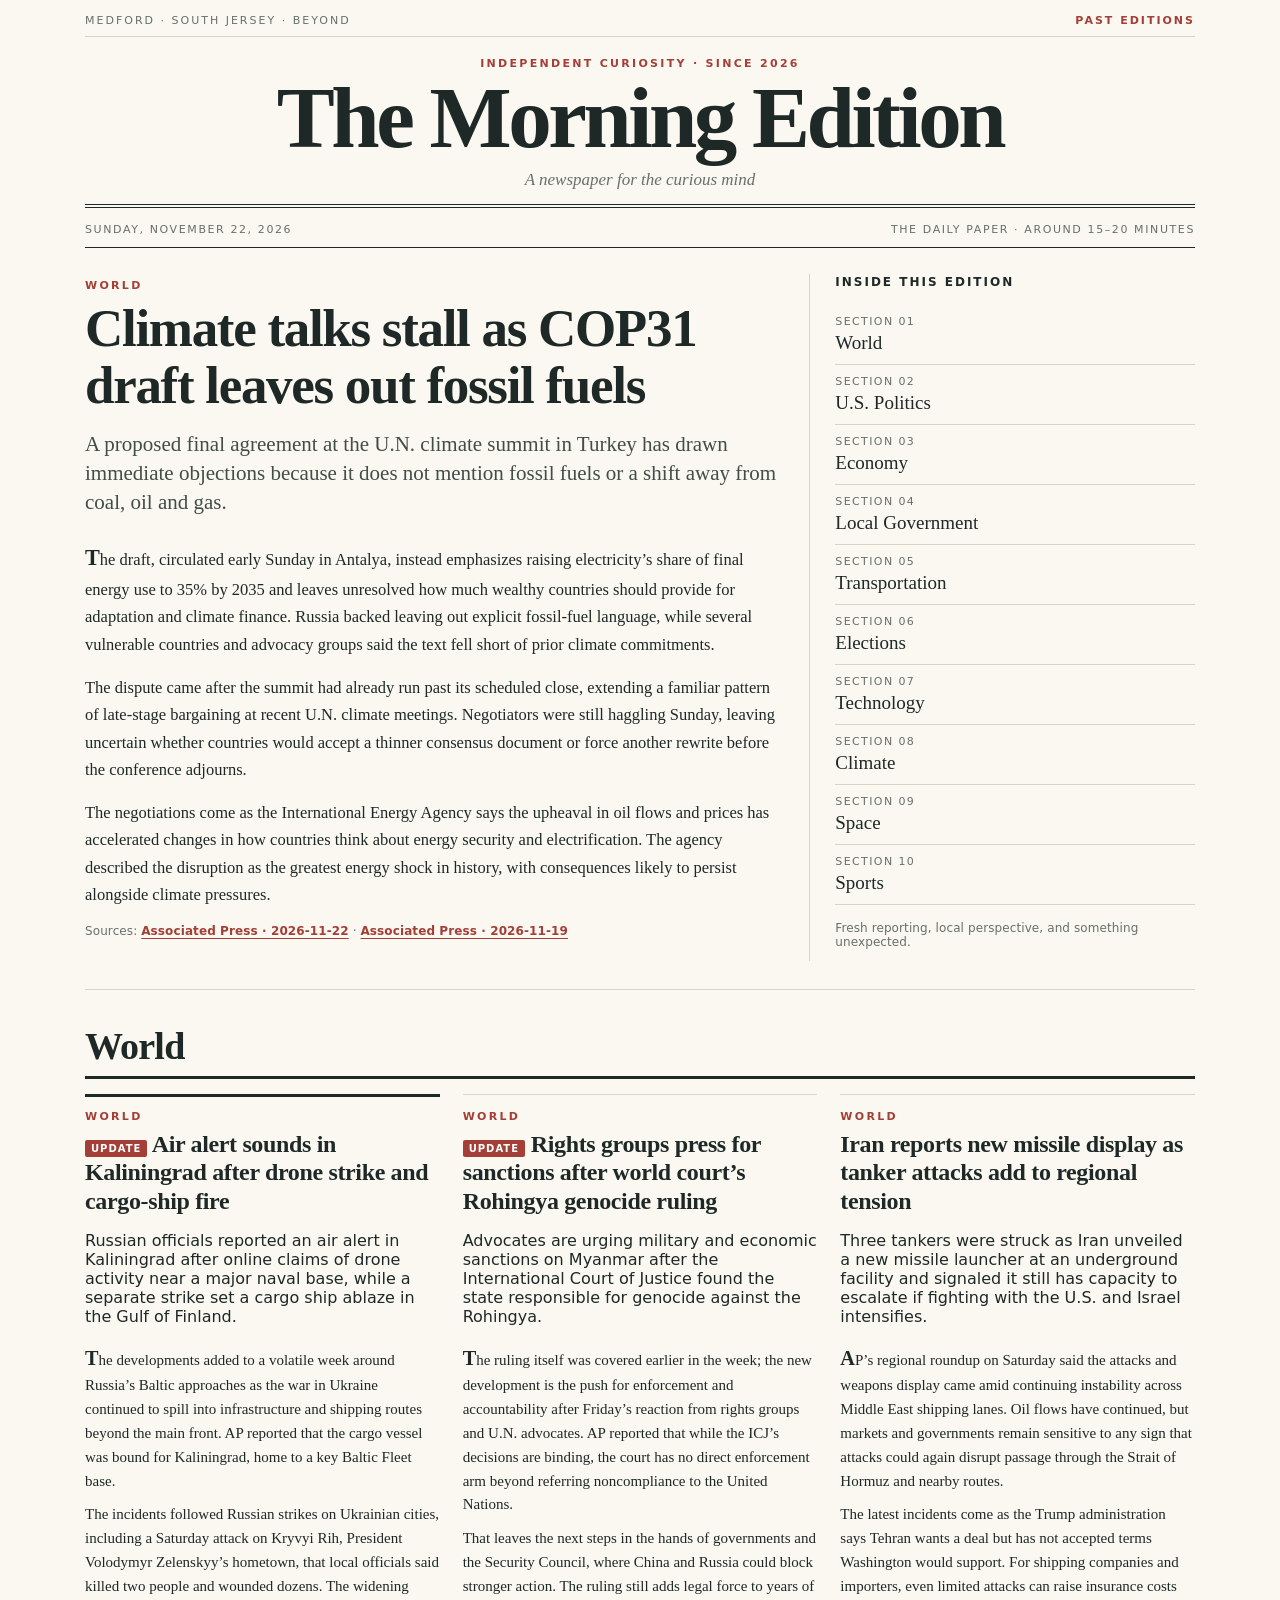
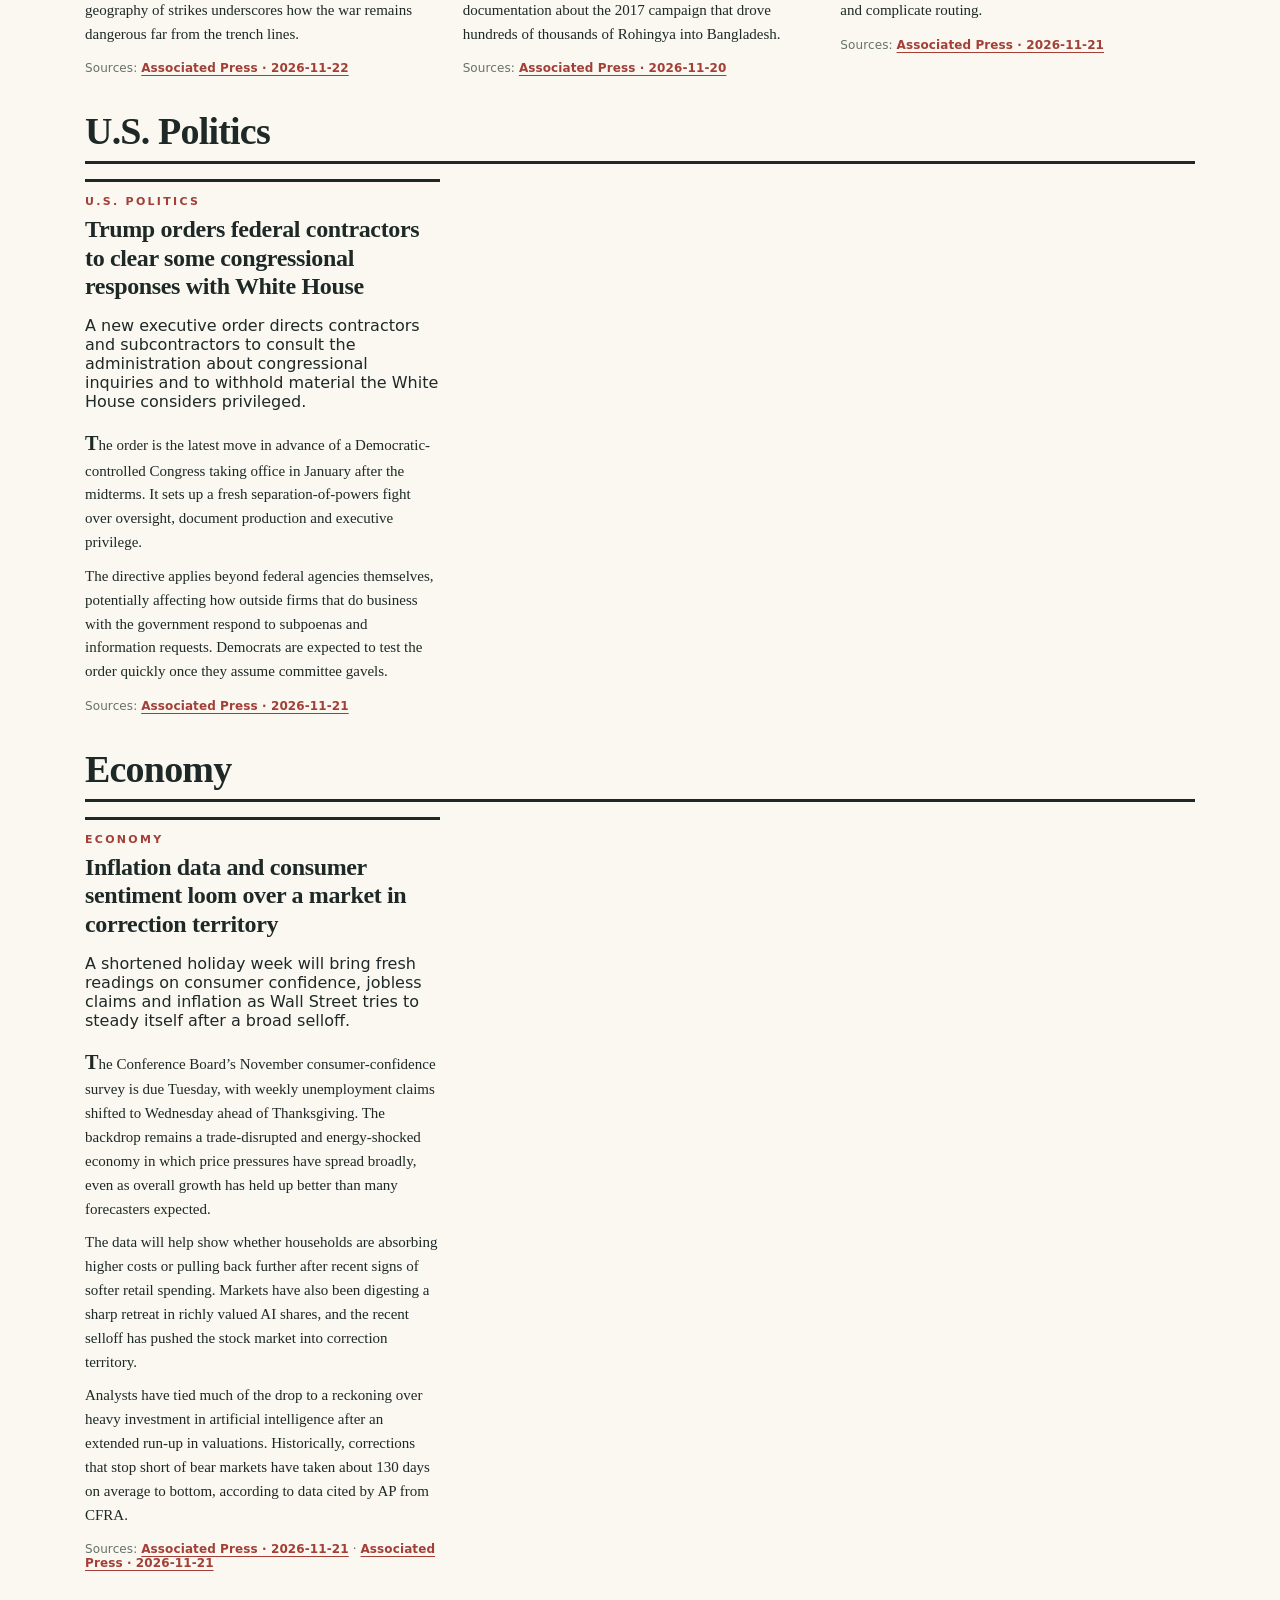
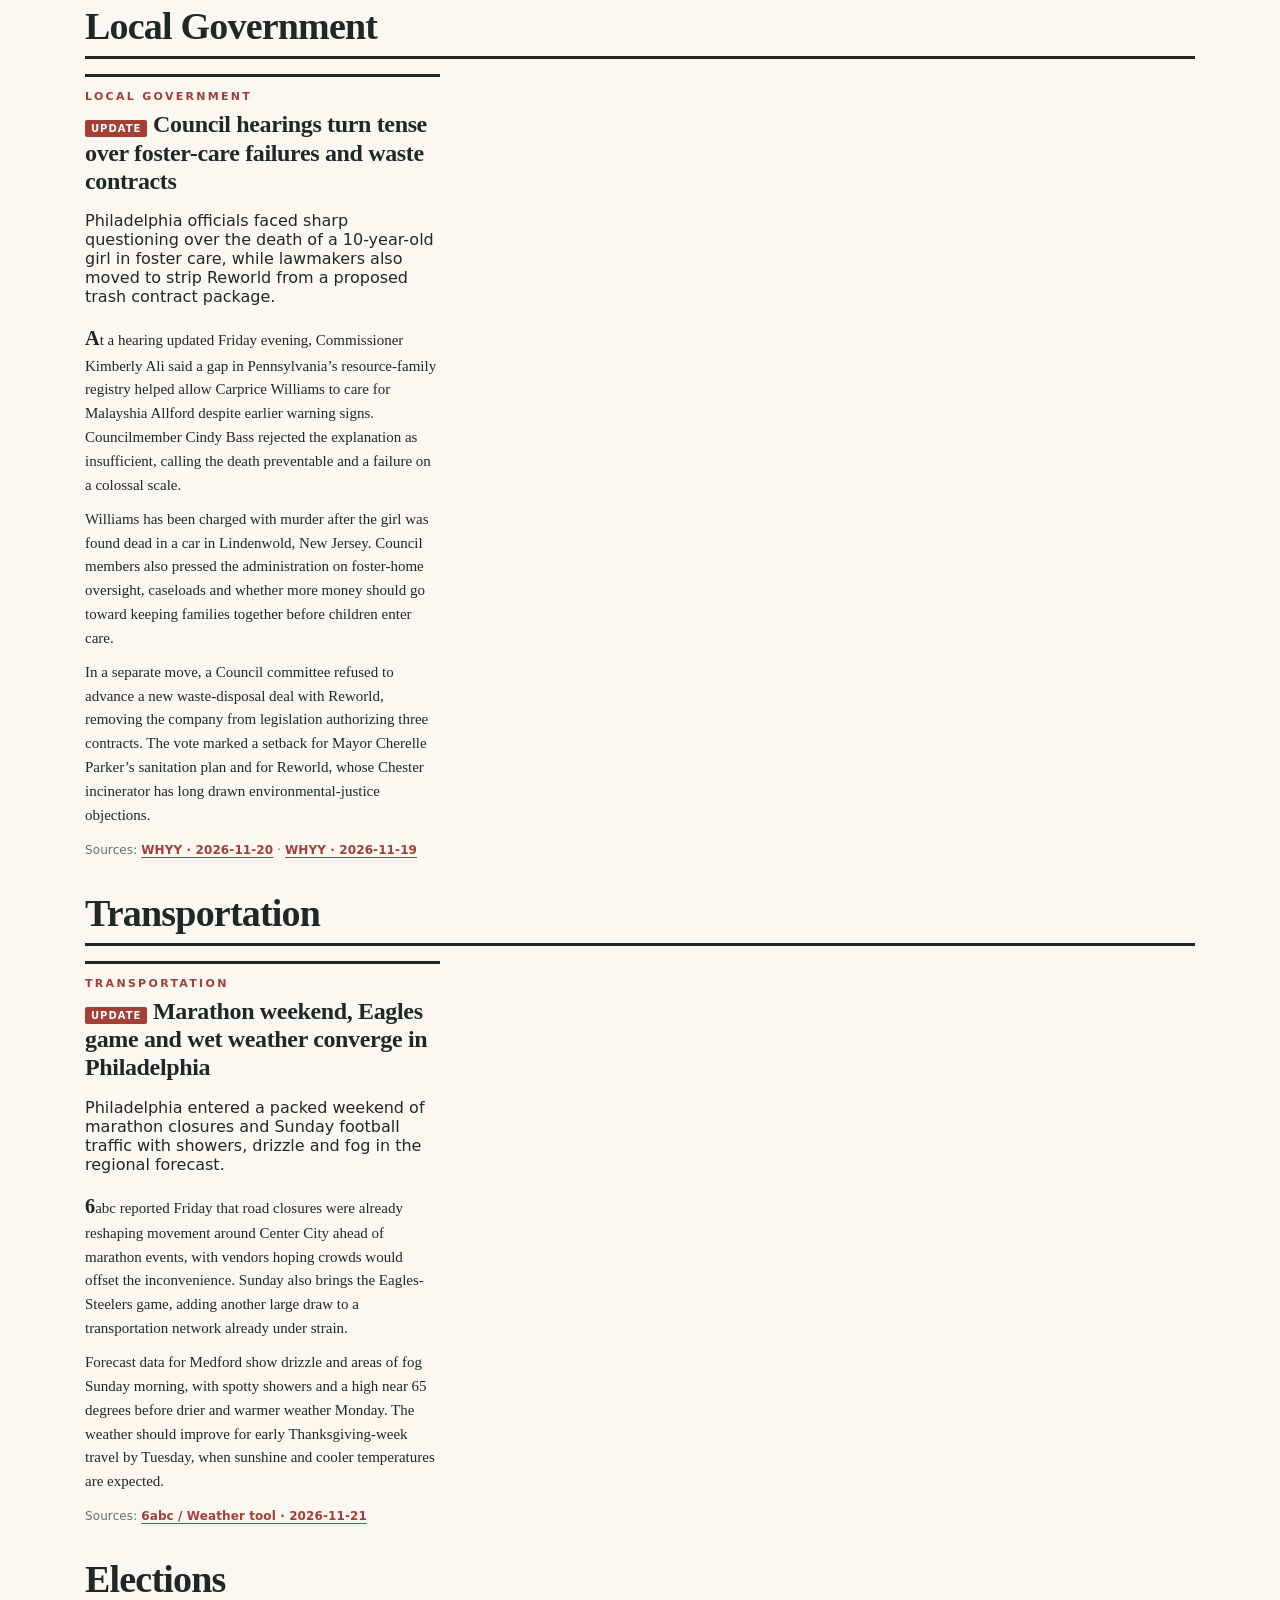
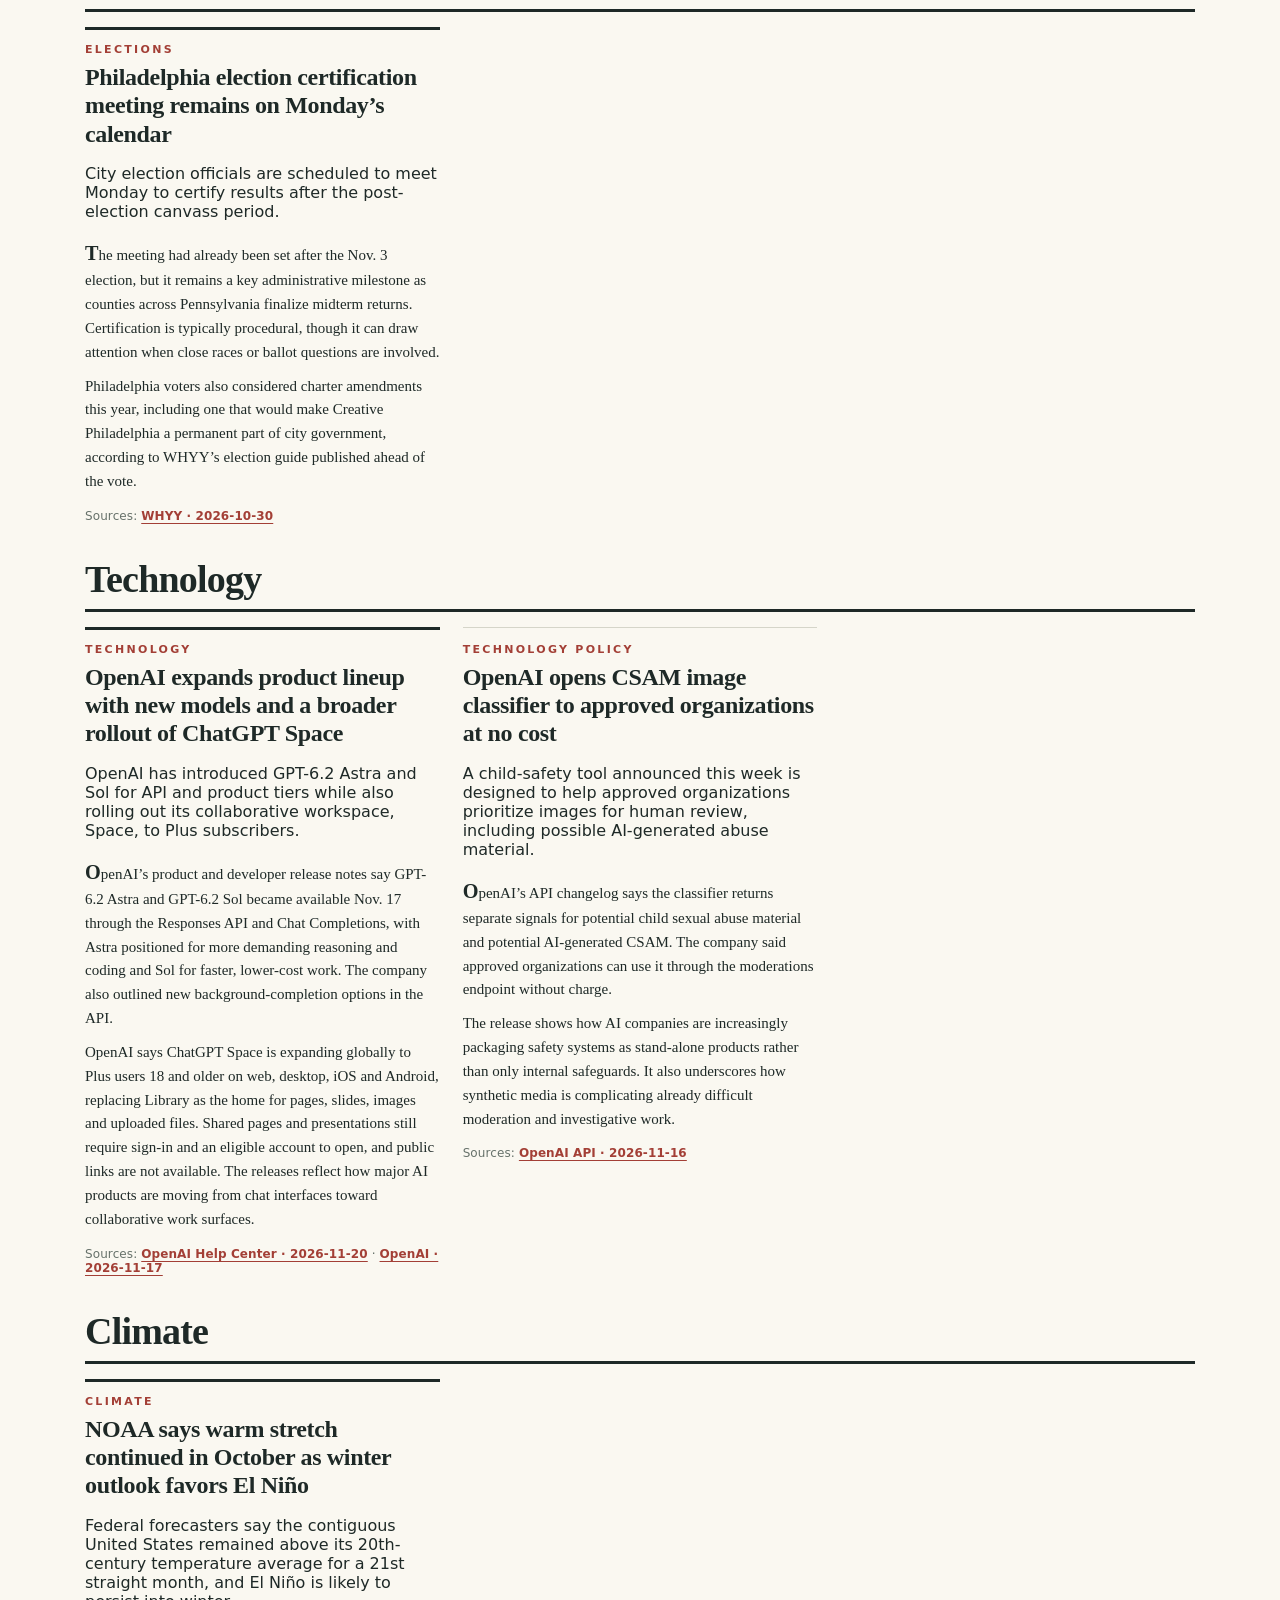
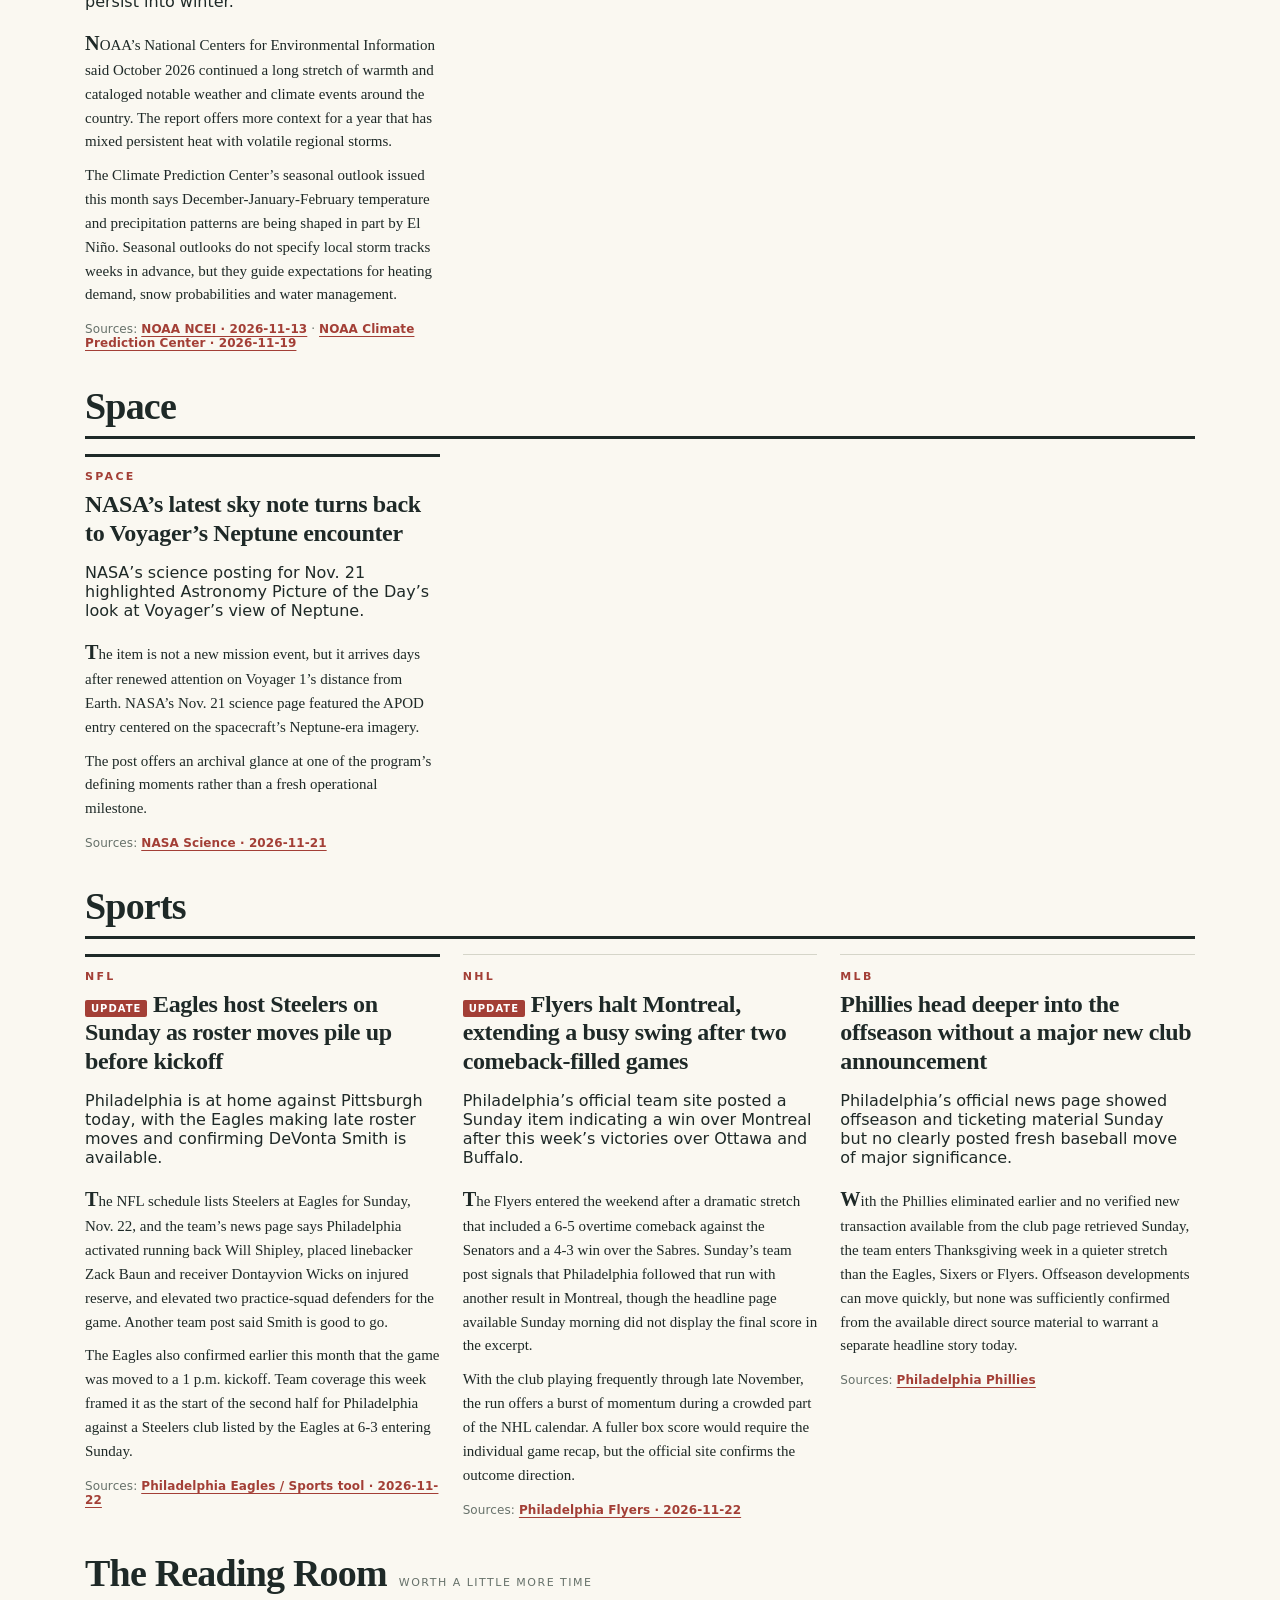
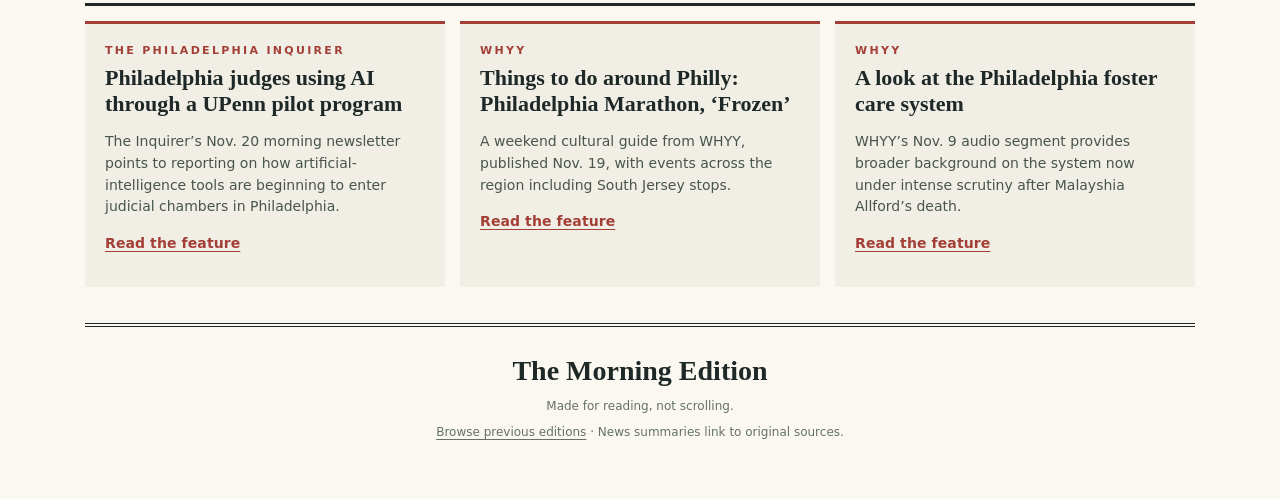
<file: site/editions/2026-11-22/index.html>
<!doctype html>
<html lang="en"><head>
<meta charset="utf-8"><meta name="viewport" content="width=device-width, initial-scale=1">
<meta name="theme-color" content="#faf8f1"><meta name="description" content="The Morning Edition — a personal newspaper for curious readers.">
<title>The Morning Edition — Sunday, November 22, 2026</title>
<link rel="stylesheet" href="../../styles.css"><link rel="icon" href="data:image/svg+xml,<svg xmlns=%22http://www.w3.org/2000/svg%22 viewBox=%220 0 100 100%22><text y=%22.9em%22 font-size=%2290%22>📰</text></svg>">
</head><body>
<div class="shell">
<header><div class="mini-header"><span>Medford · South Jersey · Beyond</span><a href="../../archive.html">Past editions</a></div>
<div class="masthead"><div class="eyebrow">Independent curiosity · Since 2026</div><h1>The Morning Edition</h1><p>A newspaper for the curious mind</p></div>
<div class="index-line"><span>Sunday, November 22, 2026</span><span>The daily paper · Around 15–20 minutes</span></div></header>

<main><section class="lead" aria-label="Front page"><article><span class="section-kicker">World</span><h2>Climate talks stall as COP31 draft leaves out fossil fuels</h2><p class="deck">A proposed final agreement at the U.N. climate summit in Turkey has drawn immediate objections because it does not mention fossil fuels or a shift away from coal, oil and gas.</p><div class="article-body"><p>The draft, circulated early Sunday in Antalya, instead emphasizes raising electricity’s share of final energy use to 35% by 2035 and leaves unresolved how much wealthy countries should provide for adaptation and climate finance. Russia backed leaving out explicit fossil-fuel language, while several vulnerable countries and advocacy groups said the text fell short of prior climate commitments.</p><p>The dispute came after the summit had already run past its scheduled close, extending a familiar pattern of late-stage bargaining at recent U.N. climate meetings. Negotiators were still haggling Sunday, leaving uncertain whether countries would accept a thinner consensus document or force another rewrite before the conference adjourns.</p><p>The negotiations come as the International Energy Agency says the upheaval in oil flows and prices has accelerated changes in how countries think about energy security and electrification. The agency described the disruption as the greatest energy shock in history, with consequences likely to persist alongside climate pressures.</p></div><div class="source">Sources: <a target="_blank" rel="noopener noreferrer" href="https://apnews.com/article/f6e36c4caf13ec6fed57c9f077cbd067">Associated Press · 2026-11-22</a> · <a target="_blank" rel="noopener noreferrer" href="https://apnews.com/article/a53b5522e557afd5370c08aee351032b">Associated Press · 2026-11-19</a></div></article><aside class="lead-aside"><h3>Inside this edition</h3><ul class="toc"><li><a href="#section-0"><span>Section 01</span>World</a></li><li><a href="#section-1"><span>Section 02</span>U.S. Politics</a></li><li><a href="#section-2"><span>Section 03</span>Economy</a></li><li><a href="#section-3"><span>Section 04</span>Local Government</a></li><li><a href="#section-4"><span>Section 05</span>Transportation</a></li><li><a href="#section-5"><span>Section 06</span>Elections</a></li><li><a href="#section-6"><span>Section 07</span>Technology</a></li><li><a href="#section-7"><span>Section 08</span>Climate</a></li><li><a href="#section-8"><span>Section 09</span>Space</a></li><li><a href="#section-9"><span>Section 10</span>Sports</a></li></ul><p class="source">Fresh reporting, local perspective, and something unexpected.</p></aside></section><section id="section-0"><div class="section-heading"><h2>World</h2></div><div class="stories"><article class="story"><div class="section-kicker">World</div><h3><span class="update">Update</span> Air alert sounds in Kaliningrad after drone strike and cargo-ship fire</h3><p class="deck">Russian officials reported an air alert in Kaliningrad after online claims of drone activity near a major naval base, while a separate strike set a cargo ship ablaze in the Gulf of Finland.</p><div class="article-body"><p>The developments added to a volatile week around Russia’s Baltic approaches as the war in Ukraine continued to spill into infrastructure and shipping routes beyond the main front. AP reported that the cargo vessel was bound for Kaliningrad, home to a key Baltic Fleet base.</p><p>The incidents followed Russian strikes on Ukrainian cities, including a Saturday attack on Kryvyi Rih, President Volodymyr Zelenskyy’s hometown, that local officials said killed two people and wounded dozens. The widening geography of strikes underscores how the war remains dangerous far from the trench lines.</p></div><div class="source">Sources: <a target="_blank" rel="noopener noreferrer" href="https://apnews.com/article/14fecc1c55d601bb9f5b5fc8c9fb0b94">Associated Press · 2026-11-22</a></div></article><article class="story"><div class="section-kicker">World</div><h3><span class="update">Update</span> Rights groups press for sanctions after world court’s Rohingya genocide ruling</h3><p class="deck">Advocates are urging military and economic sanctions on Myanmar after the International Court of Justice found the state responsible for genocide against the Rohingya.</p><div class="article-body"><p>The ruling itself was covered earlier in the week; the new development is the push for enforcement and accountability after Friday’s reaction from rights groups and U.N. advocates. AP reported that while the ICJ’s decisions are binding, the court has no direct enforcement arm beyond referring noncompliance to the United Nations.</p><p>That leaves the next steps in the hands of governments and the Security Council, where China and Russia could block stronger action. The ruling still adds legal force to years of documentation about the 2017 campaign that drove hundreds of thousands of Rohingya into Bangladesh.</p></div><div class="source">Sources: <a target="_blank" rel="noopener noreferrer" href="https://apnews.com/article/d32c2f2a58942b9a3edb81866a850e65">Associated Press · 2026-11-20</a></div></article><article class="story"><div class="section-kicker">World</div><h3>Iran reports new missile display as tanker attacks add to regional tension</h3><p class="deck">Three tankers were struck as Iran unveiled a new missile launcher at an underground facility and signaled it still has capacity to escalate if fighting with the U.S. and Israel intensifies.</p><div class="article-body"><p>AP’s regional roundup on Saturday said the attacks and weapons display came amid continuing instability across Middle East shipping lanes. Oil flows have continued, but markets and governments remain sensitive to any sign that attacks could again disrupt passage through the Strait of Hormuz and nearby routes.</p><p>The latest incidents come as the Trump administration says Tehran wants a deal but has not accepted terms Washington would support. For shipping companies and importers, even limited attacks can raise insurance costs and complicate routing.</p></div><div class="source">Sources: <a target="_blank" rel="noopener noreferrer" href="https://apnews.com/article/29159a6f3365ff447c0ccbd1d7260f75">Associated Press · 2026-11-21</a></div></article></div></section><section id="section-1"><div class="section-heading"><h2>U.S. Politics</h2></div><div class="stories"><article class="story"><div class="section-kicker">U.S. Politics</div><h3>Trump orders federal contractors to clear some congressional responses with White House</h3><p class="deck">A new executive order directs contractors and subcontractors to consult the administration about congressional inquiries and to withhold material the White House considers privileged.</p><div class="article-body"><p>The order is the latest move in advance of a Democratic-controlled Congress taking office in January after the midterms. It sets up a fresh separation-of-powers fight over oversight, document production and executive privilege.</p><p>The directive applies beyond federal agencies themselves, potentially affecting how outside firms that do business with the government respond to subpoenas and information requests. Democrats are expected to test the order quickly once they assume committee gavels.</p></div><div class="source">Sources: <a target="_blank" rel="noopener noreferrer" href="https://apnews.com/article/9546e1d7acdf3e65b654d1c5162cb0bd">Associated Press · 2026-11-21</a></div></article></div></section><section id="section-2"><div class="section-heading"><h2>Economy</h2></div><div class="stories"><article class="story"><div class="section-kicker">Economy</div><h3>Inflation data and consumer sentiment loom over a market in correction territory</h3><p class="deck">A shortened holiday week will bring fresh readings on consumer confidence, jobless claims and inflation as Wall Street tries to steady itself after a broad selloff.</p><div class="article-body"><p>The Conference Board’s November consumer-confidence survey is due Tuesday, with weekly unemployment claims shifted to Wednesday ahead of Thanksgiving. The backdrop remains a trade-disrupted and energy-shocked economy in which price pressures have spread broadly, even as overall growth has held up better than many forecasters expected.</p><p>The data will help show whether households are absorbing higher costs or pulling back further after recent signs of softer retail spending. Markets have also been digesting a sharp retreat in richly valued AI shares, and the recent selloff has pushed the stock market into correction territory.</p><p>Analysts have tied much of the drop to a reckoning over heavy investment in artificial intelligence after an extended run-up in valuations. Historically, corrections that stop short of bear markets have taken about 130 days on average to bottom, according to data cited by AP from CFRA.</p></div><div class="source">Sources: <a target="_blank" rel="noopener noreferrer" href="https://apnews.com/article/6c207f517113ab0e65c60ac3ee66440e">Associated Press · 2026-11-21</a> · <a target="_blank" rel="noopener noreferrer" href="https://apnews.com/article/e69b0efcc423bc91871c1afabf36742d">Associated Press · 2026-11-21</a></div></article></div></section><section id="section-3"><div class="section-heading"><h2>Local Government</h2></div><div class="stories"><article class="story"><div class="section-kicker">Local Government</div><h3><span class="update">Update</span> Council hearings turn tense over foster-care failures and waste contracts</h3><p class="deck">Philadelphia officials faced sharp questioning over the death of a 10-year-old girl in foster care, while lawmakers also moved to strip Reworld from a proposed trash contract package.</p><div class="article-body"><p>At a hearing updated Friday evening, Commissioner Kimberly Ali said a gap in Pennsylvania’s resource-family registry helped allow Carprice Williams to care for Malayshia Allford despite earlier warning signs. Councilmember Cindy Bass rejected the explanation as insufficient, calling the death preventable and a failure on a colossal scale.</p><p>Williams has been charged with murder after the girl was found dead in a car in Lindenwold, New Jersey. Council members also pressed the administration on foster-home oversight, caseloads and whether more money should go toward keeping families together before children enter care.</p><p>In a separate move, a Council committee refused to advance a new waste-disposal deal with Reworld, removing the company from legislation authorizing three contracts. The vote marked a setback for Mayor Cherelle Parker’s sanitation plan and for Reworld, whose Chester incinerator has long drawn environmental-justice objections.</p></div><div class="source">Sources: <a target="_blank" rel="noopener noreferrer" href="https://whyy.org/articles/philadelphia-city-council-human-service-department-hearing/">WHYY · 2026-11-20</a> · <a target="_blank" rel="noopener noreferrer" href="https://whyy.org/articles/philadelphia-city-council-committee-rejects-reworld-incinerator-contract/">WHYY · 2026-11-19</a></div></article></div></section><section id="section-4"><div class="section-heading"><h2>Transportation</h2></div><div class="stories"><article class="story"><div class="section-kicker">Transportation</div><h3><span class="update">Update</span> Marathon weekend, Eagles game and wet weather converge in Philadelphia</h3><p class="deck">Philadelphia entered a packed weekend of marathon closures and Sunday football traffic with showers, drizzle and fog in the regional forecast.</p><div class="article-body"><p>6abc reported Friday that road closures were already reshaping movement around Center City ahead of marathon events, with vendors hoping crowds would offset the inconvenience. Sunday also brings the Eagles-Steelers game, adding another large draw to a transportation network already under strain.</p><p>Forecast data for Medford show drizzle and areas of fog Sunday morning, with spotty showers and a high near 65 degrees before drier and warmer weather Monday. The weather should improve for early Thanksgiving-week travel by Tuesday, when sunshine and cooler temperatures are expected.</p></div><div class="source">Sources: <a target="_blank" rel="noopener noreferrer" href="https://latency.6abc.com/post/philadelphia-gears-busy-weekend-marathon-eagles-game-possible-stormy-weather/20061482/">6abc / Weather tool · 2026-11-21</a></div></article></div></section><section id="section-5"><div class="section-heading"><h2>Elections</h2></div><div class="stories"><article class="story"><div class="section-kicker">Elections</div><h3>Philadelphia election certification meeting remains on Monday’s calendar</h3><p class="deck">City election officials are scheduled to meet Monday to certify results after the post-election canvass period.</p><div class="article-body"><p>The meeting had already been set after the Nov. 3 election, but it remains a key administrative milestone as counties across Pennsylvania finalize midterm returns. Certification is typically procedural, though it can draw attention when close races or ballot questions are involved.</p><p>Philadelphia voters also considered charter amendments this year, including one that would make Creative Philadelphia a permanent part of city government, according to WHYY’s election guide published ahead of the vote.</p></div><div class="source">Sources: <a target="_blank" rel="noopener noreferrer" href="https://whyy.org/articles/election-2026-philadelphia-ballot-questions/">WHYY · 2026-10-30</a></div></article></div></section><section id="section-6"><div class="section-heading"><h2>Technology</h2></div><div class="stories"><article class="story"><div class="section-kicker">Technology</div><h3>OpenAI expands product lineup with new models and a broader rollout of ChatGPT Space</h3><p class="deck">OpenAI has introduced GPT-6.2 Astra and Sol for API and product tiers while also rolling out its collaborative workspace, Space, to Plus subscribers.</p><div class="article-body"><p>OpenAI’s product and developer release notes say GPT-6.2 Astra and GPT-6.2 Sol became available Nov. 17 through the Responses API and Chat Completions, with Astra positioned for more demanding reasoning and coding and Sol for faster, lower-cost work. The company also outlined new background-completion options in the API.</p><p>OpenAI says ChatGPT Space is expanding globally to Plus users 18 and older on web, desktop, iOS and Android, replacing Library as the home for pages, slides, images and uploaded files. Shared pages and presentations still require sign-in and an eligible account to open, and public links are not available. The releases reflect how major AI products are moving from chat interfaces toward collaborative work surfaces.</p></div><div class="source">Sources: <a target="_blank" rel="noopener noreferrer" href="https://help-lb.openai.com/en/articles/6825453-chatgpt-release-notes">OpenAI Help Center · 2026-11-20</a> · <a target="_blank" rel="noopener noreferrer" href="https://openai.com/news/product-releases/?display=list">OpenAI · 2026-11-17</a></div></article><article class="story"><div class="section-kicker">Technology Policy</div><h3>OpenAI opens CSAM image classifier to approved organizations at no cost</h3><p class="deck">A child-safety tool announced this week is designed to help approved organizations prioritize images for human review, including possible AI-generated abuse material.</p><div class="article-body"><p>OpenAI’s API changelog says the classifier returns separate signals for potential child sexual abuse material and potential AI-generated CSAM. The company said approved organizations can use it through the moderations endpoint without charge.</p><p>The release shows how AI companies are increasingly packaging safety systems as stand-alone products rather than only internal safeguards. It also underscores how synthetic media is complicating already difficult moderation and investigative work.</p></div><div class="source">Sources: <a target="_blank" rel="noopener noreferrer" href="https://developers.openai.com/api/docs/changelog?mw_entry=2026-09-29-99a06ddef837dc53">OpenAI API · 2026-11-16</a></div></article></div></section><section id="section-7"><div class="section-heading"><h2>Climate</h2></div><div class="stories"><article class="story"><div class="section-kicker">Climate</div><h3>NOAA says warm stretch continued in October as winter outlook favors El Niño</h3><p class="deck">Federal forecasters say the contiguous United States remained above its 20th-century temperature average for a 21st straight month, and El Niño is likely to persist into winter.</p><div class="article-body"><p>NOAA’s National Centers for Environmental Information said October 2026 continued a long stretch of warmth and cataloged notable weather and climate events around the country. The report offers more context for a year that has mixed persistent heat with volatile regional storms.</p><p>The Climate Prediction Center’s seasonal outlook issued this month says December-January-February temperature and precipitation patterns are being shaped in part by El Niño. Seasonal outlooks do not specify local storm tracks weeks in advance, but they guide expectations for heating demand, snow probabilities and water management.</p></div><div class="source">Sources: <a target="_blank" rel="noopener noreferrer" href="https://www.ncei.noaa.gov/news/national-climate-202610">NOAA NCEI · 2026-11-13</a> · <a target="_blank" rel="noopener noreferrer" href="https://www.cpc.ncep.noaa.gov/products/predictions/30day/fxus05.html">NOAA Climate Prediction Center · 2026-11-19</a></div></article></div></section><section id="section-8"><div class="section-heading"><h2>Space</h2></div><div class="stories"><article class="story"><div class="section-kicker">Space</div><h3>NASA’s latest sky note turns back to Voyager’s Neptune encounter</h3><p class="deck">NASA’s science posting for Nov. 21 highlighted Astronomy Picture of the Day’s look at Voyager’s view of Neptune.</p><div class="article-body"><p>The item is not a new mission event, but it arrives days after renewed attention on Voyager 1’s distance from Earth. NASA’s Nov. 21 science page featured the APOD entry centered on the spacecraft’s Neptune-era imagery.</p><p>The post offers an archival glance at one of the program’s defining moments rather than a fresh operational milestone.</p></div><div class="source">Sources: <a target="_blank" rel="noopener noreferrer" href="https://science.nasa.gov/2026/11/21/">NASA Science · 2026-11-21</a></div></article></div></section><section id="section-9"><div class="section-heading"><h2>Sports</h2></div><div class="stories"><article class="story"><div class="section-kicker">NFL</div><h3><span class="update">Update</span> Eagles host Steelers on Sunday as roster moves pile up before kickoff</h3><p class="deck">Philadelphia is at home against Pittsburgh today, with the Eagles making late roster moves and confirming DeVonta Smith is available.</p><div class="article-body"><p>The NFL schedule lists Steelers at Eagles for Sunday, Nov. 22, and the team’s news page says Philadelphia activated running back Will Shipley, placed linebacker Zack Baun and receiver Dontayvion Wicks on injured reserve, and elevated two practice-squad defenders for the game. Another team post said Smith is good to go.</p><p>The Eagles also confirmed earlier this month that the game was moved to a 1 p.m. kickoff. Team coverage this week framed it as the start of the second half for Philadelphia against a Steelers club listed by the Eagles at 6-3 entering Sunday.</p></div><div class="source">Sources: <a target="_blank" rel="noopener noreferrer" href="https://www.philadelphiaeagles.com/news/">Philadelphia Eagles / Sports tool · 2026-11-22</a></div></article><article class="story"><div class="section-kicker">NHL</div><h3><span class="update">Update</span> Flyers halt Montreal, extending a busy swing after two comeback-filled games</h3><p class="deck">Philadelphia’s official team site posted a Sunday item indicating a win over Montreal after this week’s victories over Ottawa and Buffalo.</p><div class="article-body"><p>The Flyers entered the weekend after a dramatic stretch that included a 6-5 overtime comeback against the Senators and a 4-3 win over the Sabres. Sunday’s team post signals that Philadelphia followed that run with another result in Montreal, though the headline page available Sunday morning did not display the final score in the excerpt.</p><p>With the club playing frequently through late November, the run offers a burst of momentum during a crowded part of the NHL calendar. A fuller box score would require the individual game recap, but the official site confirms the outcome direction.</p></div><div class="source">Sources: <a target="_blank" rel="noopener noreferrer" href="https://www.nhl.com/flyers/news/">Philadelphia Flyers · 2026-11-22</a></div></article><article class="story"><div class="section-kicker">MLB</div><h3>Phillies head deeper into the offseason without a major new club announcement</h3><p class="deck">Philadelphia’s official news page showed offseason and ticketing material Sunday but no clearly posted fresh baseball move of major significance.</p><div class="article-body"><p>With the Phillies eliminated earlier and no verified new transaction available from the club page retrieved Sunday, the team enters Thanksgiving week in a quieter stretch than the Eagles, Sixers or Flyers. Offseason developments can move quickly, but none was sufficiently confirmed from the available direct source material to warrant a separate headline story today.</p></div><div class="source">Sources: <a target="_blank" rel="noopener noreferrer" href="https://www.mlb.com/phillies/news">Philadelphia Phillies</a></div></article></div></section><section><div class="section-heading"><h2>The Reading Room</h2><small>Worth a little more time</small></div><div class="reads"><article class="read"><div class="section-kicker">The Philadelphia Inquirer</div><h3>Philadelphia judges using AI through a UPenn pilot program</h3><p>The Inquirer’s Nov. 20 morning newsletter points to reporting on how artificial-intelligence tools are beginning to enter judicial chambers in Philadelphia.</p><p class="source"><a target="_blank" rel="noopener noreferrer" href="https://www.inquirer.com/newsletters/morning/philadelphia-judges-using-artificial-intelligence-ai-penn-program-20261120.html">Read the feature</a></p></article><article class="read"><div class="section-kicker">WHYY</div><h3>Things to do around Philly: Philadelphia Marathon, ‘Frozen’</h3><p>A weekend cultural guide from WHYY, published Nov. 19, with events across the region including South Jersey stops.</p><p class="source"><a target="_blank" rel="noopener noreferrer" href="https://whyy.org/articles/things-to-do-november-2026-weekend-3/">Read the feature</a></p></article><article class="read"><div class="section-kicker">WHYY</div><h3>A look at the Philadelphia foster care system</h3><p>WHYY’s Nov. 9 audio segment provides broader background on the system now under intense scrutiny after Malayshia Allford’s death.</p><p class="source"><a target="_blank" rel="noopener noreferrer" href="https://whyy.org/episodes/a-look-at-the-philadelphia-foster-care-system/">Read the feature</a></p></article></div></section></main>
<footer><div class="name">The Morning Edition</div><p>Made for reading, not scrolling.</p><p><a href="../../archive.html">Browse previous editions</a> · News summaries link to original sources.</p></footer>
</div></body></html>
</file>
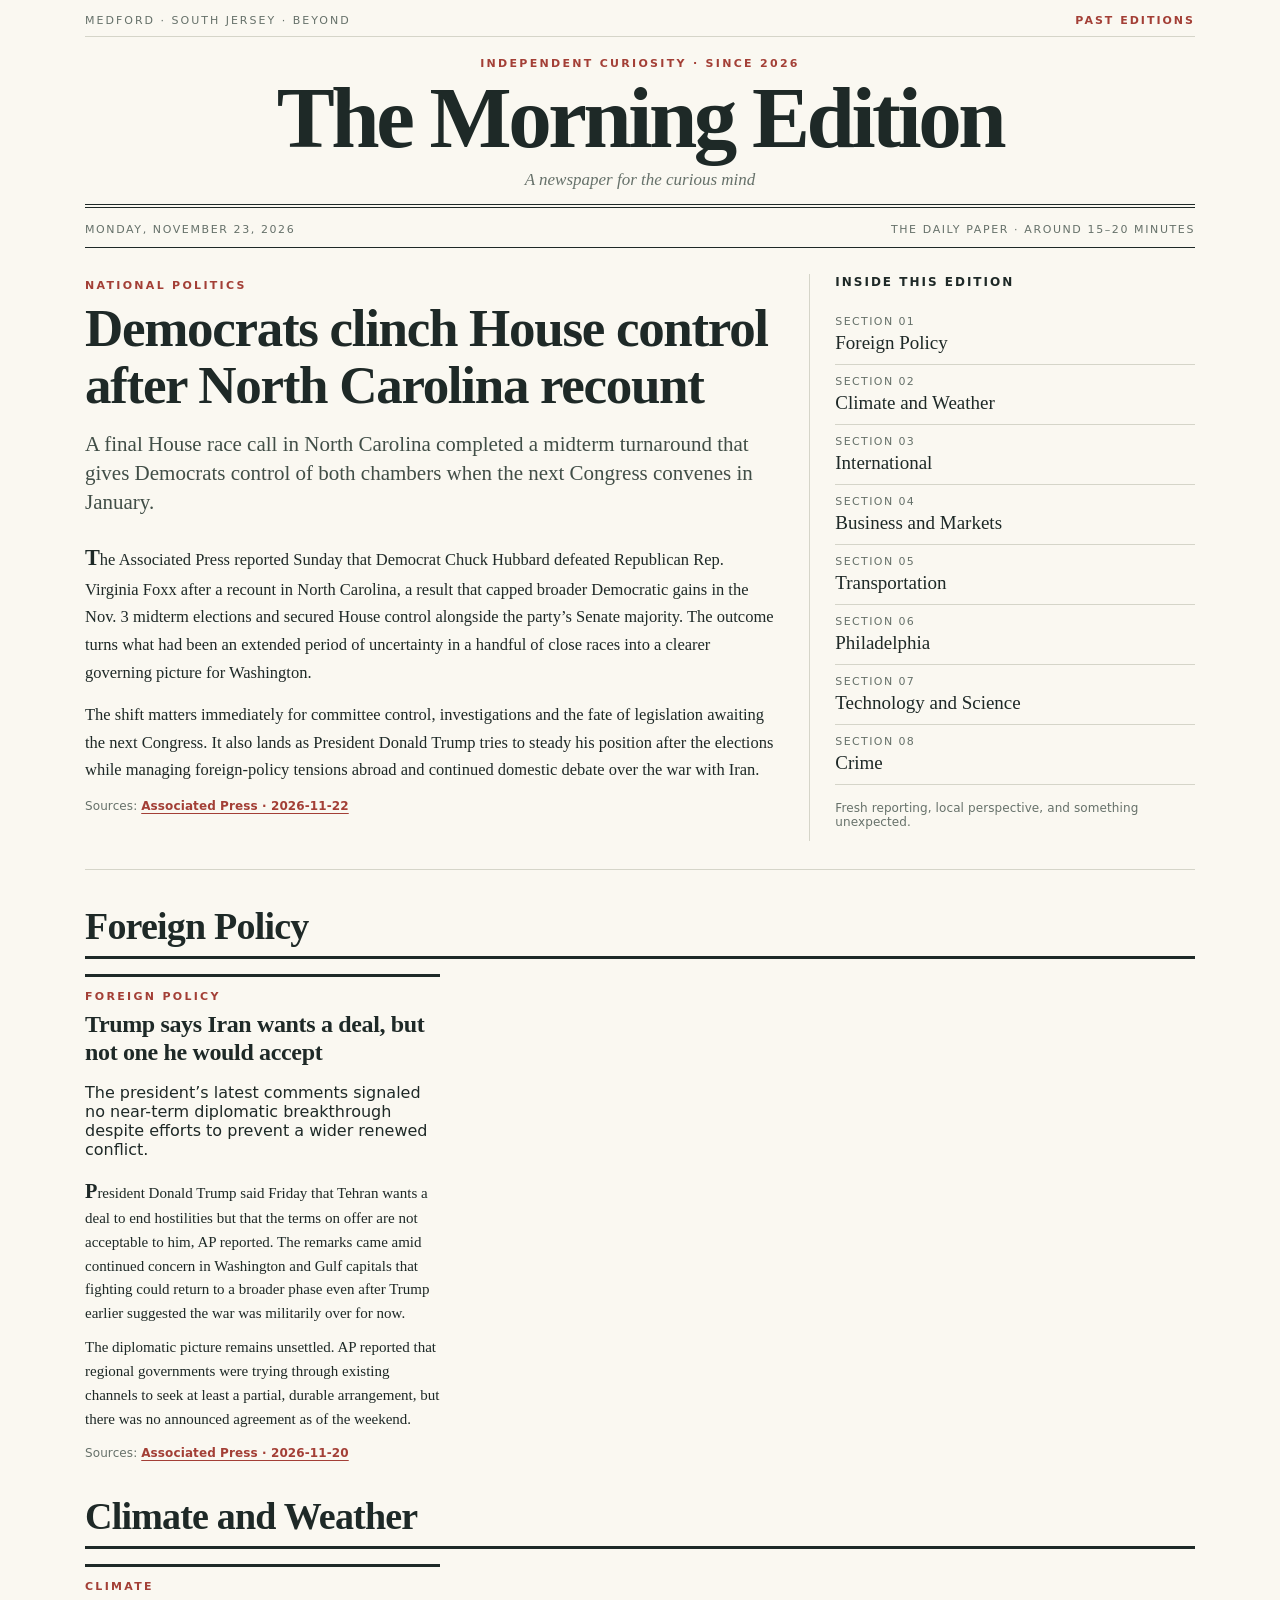
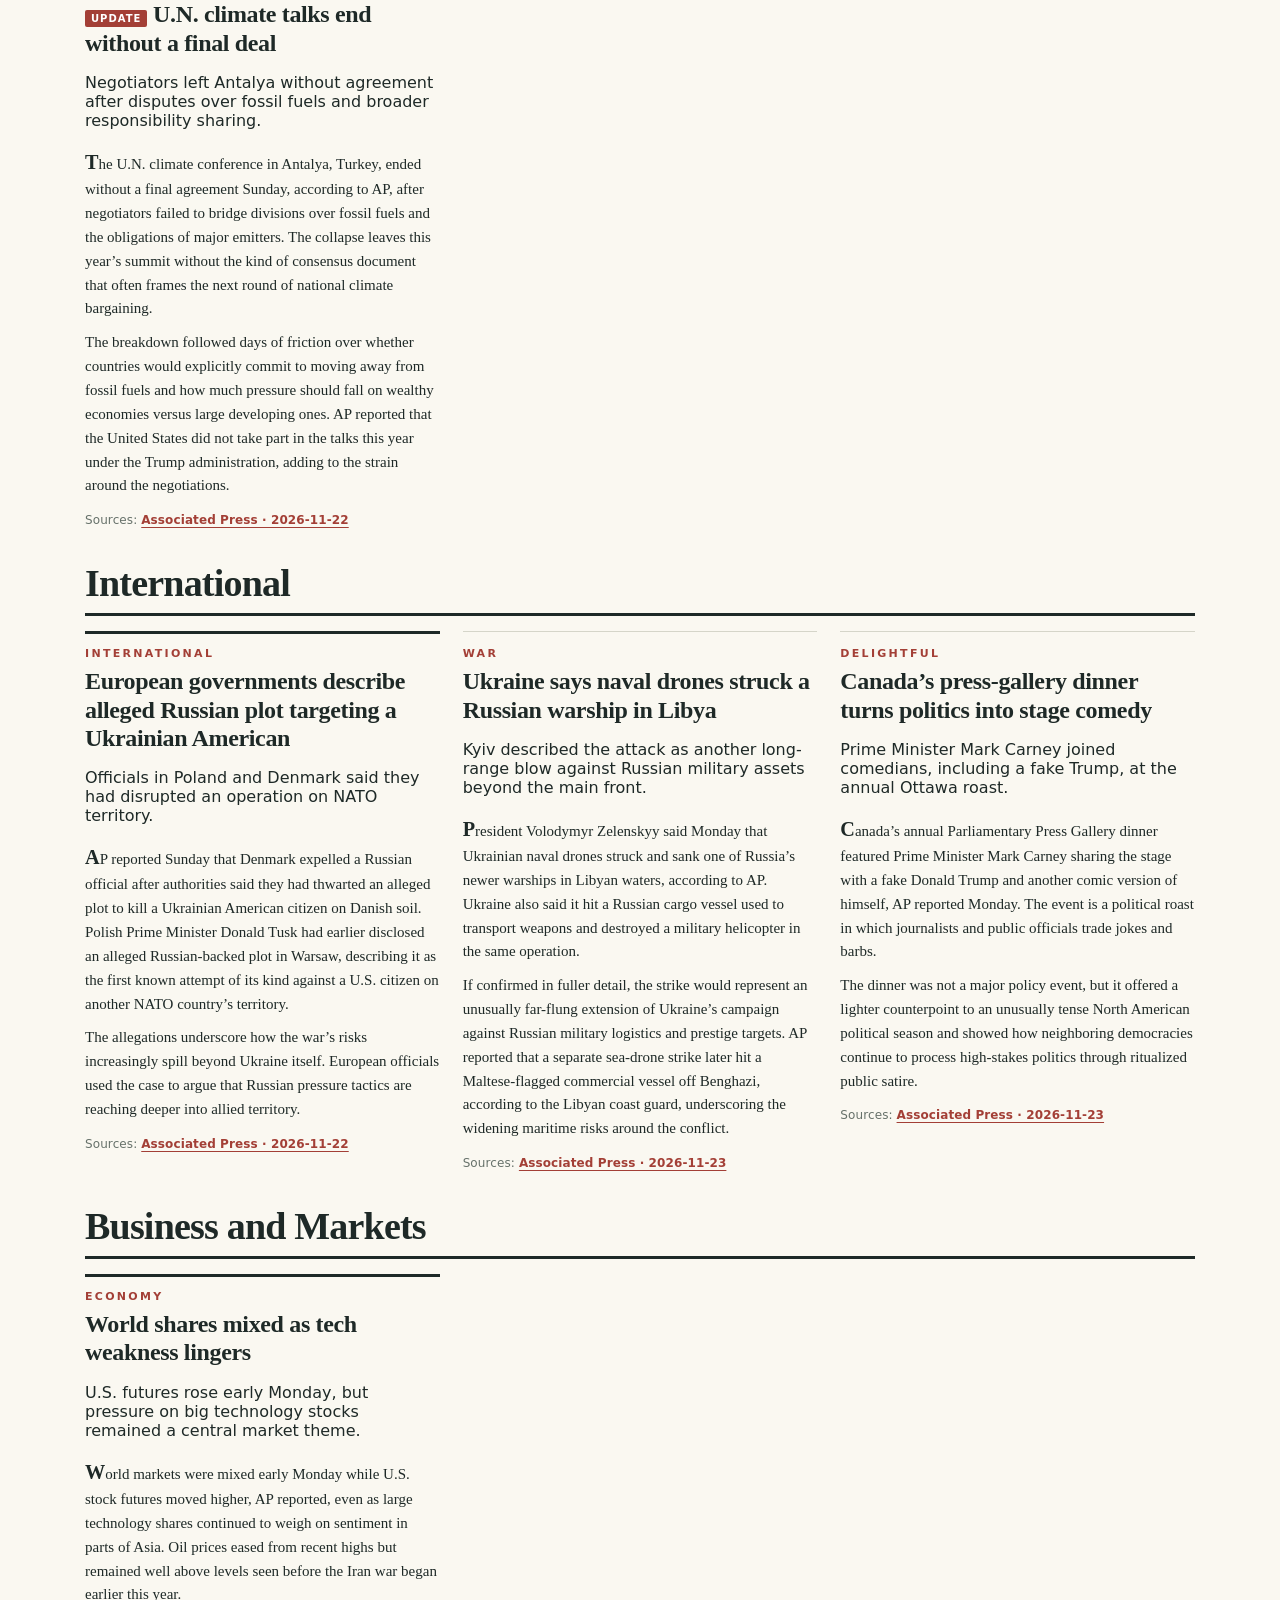
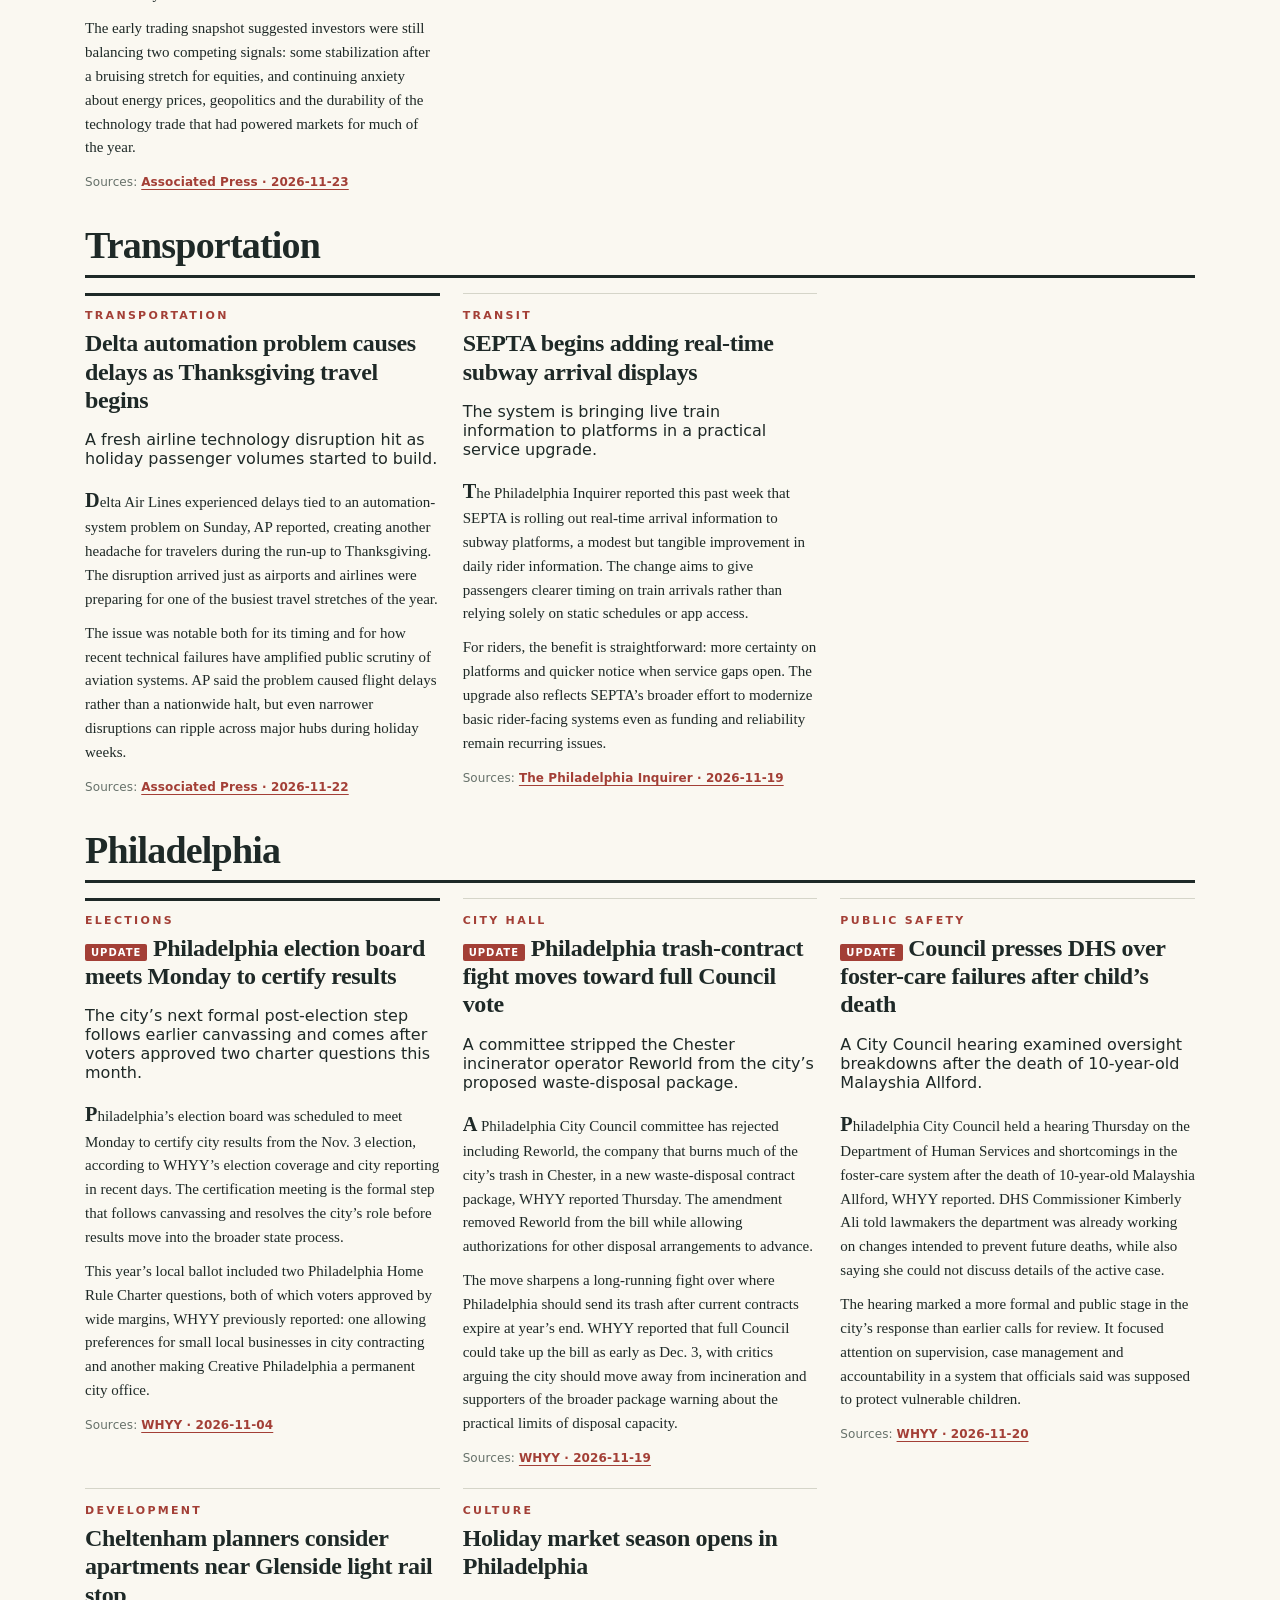
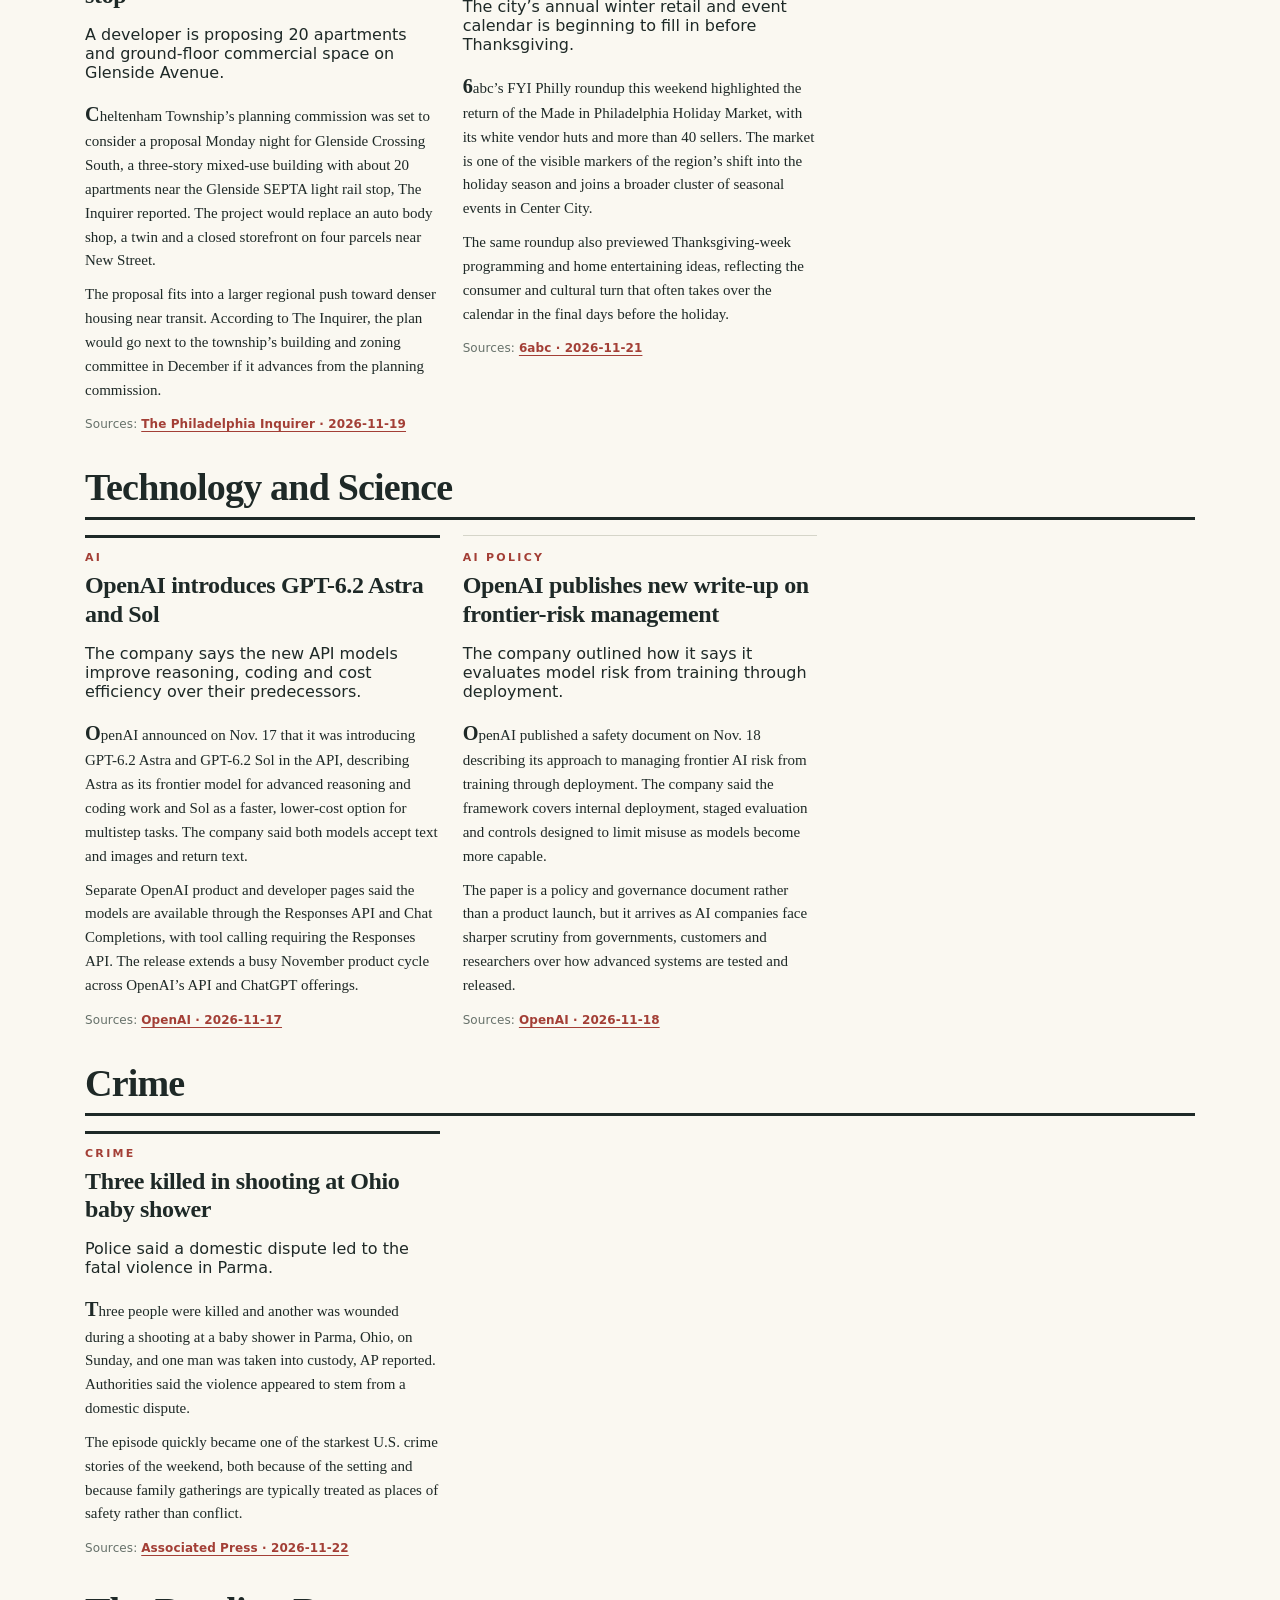
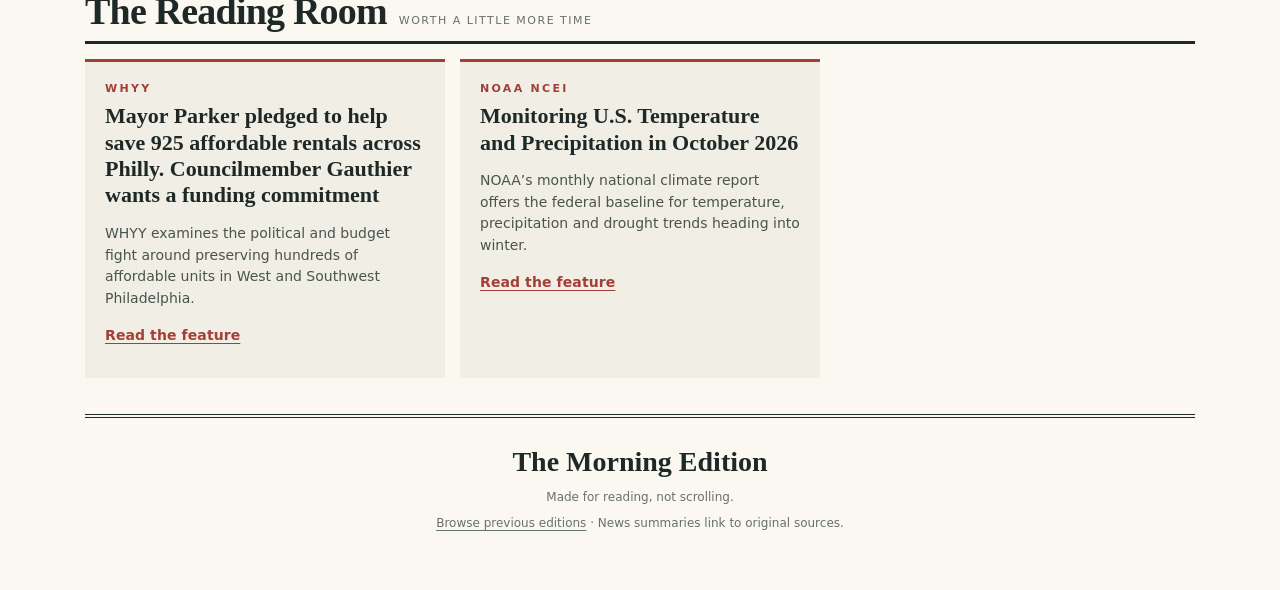
<file: site/editions/2026-11-23/index.html>
<!doctype html>
<html lang="en"><head>
<meta charset="utf-8"><meta name="viewport" content="width=device-width, initial-scale=1">
<meta name="theme-color" content="#faf8f1"><meta name="description" content="The Morning Edition — a personal newspaper for curious readers.">
<title>The Morning Edition — Monday, November 23, 2026</title>
<link rel="stylesheet" href="../../styles.css"><link rel="icon" href="data:image/svg+xml,<svg xmlns=%22http://www.w3.org/2000/svg%22 viewBox=%220 0 100 100%22><text y=%22.9em%22 font-size=%2290%22>📰</text></svg>">
</head><body>
<div class="shell">
<header><div class="mini-header"><span>Medford · South Jersey · Beyond</span><a href="../../archive.html">Past editions</a></div>
<div class="masthead"><div class="eyebrow">Independent curiosity · Since 2026</div><h1>The Morning Edition</h1><p>A newspaper for the curious mind</p></div>
<div class="index-line"><span>Monday, November 23, 2026</span><span>The daily paper · Around 15–20 minutes</span></div></header>

<main><section class="lead" aria-label="Front page"><article><span class="section-kicker">National Politics</span><h2>Democrats clinch House control after North Carolina recount</h2><p class="deck">A final House race call in North Carolina completed a midterm turnaround that gives Democrats control of both chambers when the next Congress convenes in January.</p><div class="article-body"><p>The Associated Press reported Sunday that Democrat Chuck Hubbard defeated Republican Rep. Virginia Foxx after a recount in North Carolina, a result that capped broader Democratic gains in the Nov. 3 midterm elections and secured House control alongside the party’s Senate majority. The outcome turns what had been an extended period of uncertainty in a handful of close races into a clearer governing picture for Washington.</p><p>The shift matters immediately for committee control, investigations and the fate of legislation awaiting the next Congress. It also lands as President Donald Trump tries to steady his position after the elections while managing foreign-policy tensions abroad and continued domestic debate over the war with Iran.</p></div><div class="source">Sources: <a target="_blank" rel="noopener noreferrer" href="https://apnews.com/article/23732afcd78a853e98acd9b72d0cbd14">Associated Press · 2026-11-22</a></div></article><aside class="lead-aside"><h3>Inside this edition</h3><ul class="toc"><li><a href="#section-0"><span>Section 01</span>Foreign Policy</a></li><li><a href="#section-1"><span>Section 02</span>Climate and Weather</a></li><li><a href="#section-2"><span>Section 03</span>International</a></li><li><a href="#section-3"><span>Section 04</span>Business and Markets</a></li><li><a href="#section-4"><span>Section 05</span>Transportation</a></li><li><a href="#section-5"><span>Section 06</span>Philadelphia</a></li><li><a href="#section-6"><span>Section 07</span>Technology and Science</a></li><li><a href="#section-7"><span>Section 08</span>Crime</a></li></ul><p class="source">Fresh reporting, local perspective, and something unexpected.</p></aside></section><section id="section-0"><div class="section-heading"><h2>Foreign Policy</h2></div><div class="stories"><article class="story"><div class="section-kicker">Foreign Policy</div><h3>Trump says Iran wants a deal, but not one he would accept</h3><p class="deck">The president’s latest comments signaled no near-term diplomatic breakthrough despite efforts to prevent a wider renewed conflict.</p><div class="article-body"><p>President Donald Trump said Friday that Tehran wants a deal to end hostilities but that the terms on offer are not acceptable to him, AP reported. The remarks came amid continued concern in Washington and Gulf capitals that fighting could return to a broader phase even after Trump earlier suggested the war was militarily over for now.</p><p>The diplomatic picture remains unsettled. AP reported that regional governments were trying through existing channels to seek at least a partial, durable arrangement, but there was no announced agreement as of the weekend.</p></div><div class="source">Sources: <a target="_blank" rel="noopener noreferrer" href="https://apnews.com/article/8fd6dcd6dc4a1a77437cedc4567fbee8">Associated Press · 2026-11-20</a></div></article></div></section><section id="section-1"><div class="section-heading"><h2>Climate and Weather</h2></div><div class="stories"><article class="story"><div class="section-kicker">Climate</div><h3><span class="update">Update</span> U.N. climate talks end without a final deal</h3><p class="deck">Negotiators left Antalya without agreement after disputes over fossil fuels and broader responsibility sharing.</p><div class="article-body"><p>The U.N. climate conference in Antalya, Turkey, ended without a final agreement Sunday, according to AP, after negotiators failed to bridge divisions over fossil fuels and the obligations of major emitters. The collapse leaves this year’s summit without the kind of consensus document that often frames the next round of national climate bargaining.</p><p>The breakdown followed days of friction over whether countries would explicitly commit to moving away from fossil fuels and how much pressure should fall on wealthy economies versus large developing ones. AP reported that the United States did not take part in the talks this year under the Trump administration, adding to the strain around the negotiations.</p></div><div class="source">Sources: <a target="_blank" rel="noopener noreferrer" href="https://apnews.com/article/baed7f1491d16a00ee9b60a35596e1f6">Associated Press · 2026-11-22</a></div></article></div></section><section id="section-2"><div class="section-heading"><h2>International</h2></div><div class="stories"><article class="story"><div class="section-kicker">International</div><h3>European governments describe alleged Russian plot targeting a Ukrainian American</h3><p class="deck">Officials in Poland and Denmark said they had disrupted an operation on NATO territory.</p><div class="article-body"><p>AP reported Sunday that Denmark expelled a Russian official after authorities said they had thwarted an alleged plot to kill a Ukrainian American citizen on Danish soil. Polish Prime Minister Donald Tusk had earlier disclosed an alleged Russian-backed plot in Warsaw, describing it as the first known attempt of its kind against a U.S. citizen on another NATO country’s territory.</p><p>The allegations underscore how the war’s risks increasingly spill beyond Ukraine itself. European officials used the case to argue that Russian pressure tactics are reaching deeper into allied territory.</p></div><div class="source">Sources: <a target="_blank" rel="noopener noreferrer" href="https://apnews.com/article/291d2e6c33441c06963c4807c32eb7cd">Associated Press · 2026-11-22</a></div></article><article class="story"><div class="section-kicker">War</div><h3>Ukraine says naval drones struck a Russian warship in Libya</h3><p class="deck">Kyiv described the attack as another long-range blow against Russian military assets beyond the main front.</p><div class="article-body"><p>President Volodymyr Zelenskyy said Monday that Ukrainian naval drones struck and sank one of Russia’s newer warships in Libyan waters, according to AP. Ukraine also said it hit a Russian cargo vessel used to transport weapons and destroyed a military helicopter in the same operation.</p><p>If confirmed in fuller detail, the strike would represent an unusually far-flung extension of Ukraine’s campaign against Russian military logistics and prestige targets. AP reported that a separate sea-drone strike later hit a Maltese-flagged commercial vessel off Benghazi, according to the Libyan coast guard, underscoring the widening maritime risks around the conflict.</p></div><div class="source">Sources: <a target="_blank" rel="noopener noreferrer" href="https://apnews.com/article/c382f8eb06dca7d87e89bc6c18ba7d61">Associated Press · 2026-11-23</a></div></article><article class="story"><div class="section-kicker">Delightful</div><h3>Canada’s press-gallery dinner turns politics into stage comedy</h3><p class="deck">Prime Minister Mark Carney joined comedians, including a fake Trump, at the annual Ottawa roast.</p><div class="article-body"><p>Canada’s annual Parliamentary Press Gallery dinner featured Prime Minister Mark Carney sharing the stage with a fake Donald Trump and another comic version of himself, AP reported Monday. The event is a political roast in which journalists and public officials trade jokes and barbs.</p><p>The dinner was not a major policy event, but it offered a lighter counterpoint to an unusually tense North American political season and showed how neighboring democracies continue to process high-stakes politics through ritualized public satire.</p></div><div class="source">Sources: <a target="_blank" rel="noopener noreferrer" href="https://apnews.com/article/75c0aa1ae75143e2cd044fc289149d44">Associated Press · 2026-11-23</a></div></article></div></section><section id="section-3"><div class="section-heading"><h2>Business and Markets</h2></div><div class="stories"><article class="story"><div class="section-kicker">Economy</div><h3>World shares mixed as tech weakness lingers</h3><p class="deck">U.S. futures rose early Monday, but pressure on big technology stocks remained a central market theme.</p><div class="article-body"><p>World markets were mixed early Monday while U.S. stock futures moved higher, AP reported, even as large technology shares continued to weigh on sentiment in parts of Asia. Oil prices eased from recent highs but remained well above levels seen before the Iran war began earlier this year.</p><p>The early trading snapshot suggested investors were still balancing two competing signals: some stabilization after a bruising stretch for equities, and continuing anxiety about energy prices, geopolitics and the durability of the technology trade that had powered markets for much of the year.</p></div><div class="source">Sources: <a target="_blank" rel="noopener noreferrer" href="https://apnews.com/article/49ba1beba78fa4ed2bd5898029f79c91">Associated Press · 2026-11-23</a></div></article></div></section><section id="section-4"><div class="section-heading"><h2>Transportation</h2></div><div class="stories"><article class="story"><div class="section-kicker">Transportation</div><h3>Delta automation problem causes delays as Thanksgiving travel begins</h3><p class="deck">A fresh airline technology disruption hit as holiday passenger volumes started to build.</p><div class="article-body"><p>Delta Air Lines experienced delays tied to an automation-system problem on Sunday, AP reported, creating another headache for travelers during the run-up to Thanksgiving. The disruption arrived just as airports and airlines were preparing for one of the busiest travel stretches of the year.</p><p>The issue was notable both for its timing and for how recent technical failures have amplified public scrutiny of aviation systems. AP said the problem caused flight delays rather than a nationwide halt, but even narrower disruptions can ripple across major hubs during holiday weeks.</p></div><div class="source">Sources: <a target="_blank" rel="noopener noreferrer" href="https://apnews.com/article/d4bdb732da930205ec3453d35c28daa2">Associated Press · 2026-11-22</a></div></article><article class="story"><div class="section-kicker">Transit</div><h3>SEPTA begins adding real-time subway arrival displays</h3><p class="deck">The system is bringing live train information to platforms in a practical service upgrade.</p><div class="article-body"><p>The Philadelphia Inquirer reported this past week that SEPTA is rolling out real-time arrival information to subway platforms, a modest but tangible improvement in daily rider information. The change aims to give passengers clearer timing on train arrivals rather than relying solely on static schedules or app access.</p><p>For riders, the benefit is straightforward: more certainty on platforms and quicker notice when service gaps open. The upgrade also reflects SEPTA’s broader effort to modernize basic rider-facing systems even as funding and reliability remain recurring issues.</p></div><div class="source">Sources: <a target="_blank" rel="noopener noreferrer" href="https://www.inquirer.com/newsletters/morning/septa-train-arrival-display-philadelphia-chester-trash-city-council-20261119.html">The Philadelphia Inquirer · 2026-11-19</a></div></article></div></section><section id="section-5"><div class="section-heading"><h2>Philadelphia</h2></div><div class="stories"><article class="story"><div class="section-kicker">Elections</div><h3><span class="update">Update</span> Philadelphia election board meets Monday to certify results</h3><p class="deck">The city’s next formal post-election step follows earlier canvassing and comes after voters approved two charter questions this month.</p><div class="article-body"><p>Philadelphia’s election board was scheduled to meet Monday to certify city results from the Nov. 3 election, according to WHYY’s election coverage and city reporting in recent days. The certification meeting is the formal step that follows canvassing and resolves the city’s role before results move into the broader state process.</p><p>This year’s local ballot included two Philadelphia Home Rule Charter questions, both of which voters approved by wide margins, WHYY previously reported: one allowing preferences for small local businesses in city contracting and another making Creative Philadelphia a permanent city office.</p></div><div class="source">Sources: <a target="_blank" rel="noopener noreferrer" href="https://whyy.org/live/election-2026-pennsylvania-live-updates-midterms-new-jersey-delaware/">WHYY · 2026-11-04</a></div></article><article class="story"><div class="section-kicker">City Hall</div><h3><span class="update">Update</span> Philadelphia trash-contract fight moves toward full Council vote</h3><p class="deck">A committee stripped the Chester incinerator operator Reworld from the city’s proposed waste-disposal package.</p><div class="article-body"><p>A Philadelphia City Council committee has rejected including Reworld, the company that burns much of the city’s trash in Chester, in a new waste-disposal contract package, WHYY reported Thursday. The amendment removed Reworld from the bill while allowing authorizations for other disposal arrangements to advance.</p><p>The move sharpens a long-running fight over where Philadelphia should send its trash after current contracts expire at year’s end. WHYY reported that full Council could take up the bill as early as Dec. 3, with critics arguing the city should move away from incineration and supporters of the broader package warning about the practical limits of disposal capacity.</p></div><div class="source">Sources: <a target="_blank" rel="noopener noreferrer" href="https://whyy.org/articles/philadelphia-city-council-committee-rejects-reworld-incinerator-contract/">WHYY · 2026-11-19</a></div></article><article class="story"><div class="section-kicker">Public Safety</div><h3><span class="update">Update</span> Council presses DHS over foster-care failures after child’s death</h3><p class="deck">A City Council hearing examined oversight breakdowns after the death of 10-year-old Malayshia Allford.</p><div class="article-body"><p>Philadelphia City Council held a hearing Thursday on the Department of Human Services and shortcomings in the foster-care system after the death of 10-year-old Malayshia Allford, WHYY reported. DHS Commissioner Kimberly Ali told lawmakers the department was already working on changes intended to prevent future deaths, while also saying she could not discuss details of the active case.</p><p>The hearing marked a more formal and public stage in the city’s response than earlier calls for review. It focused attention on supervision, case management and accountability in a system that officials said was supposed to protect vulnerable children.</p></div><div class="source">Sources: <a target="_blank" rel="noopener noreferrer" href="https://whyy.org/articles/philadelphia-city-council-human-service-department-hearing/">WHYY · 2026-11-20</a></div></article><article class="story"><div class="section-kicker">Development</div><h3>Cheltenham planners consider apartments near Glenside light rail stop</h3><p class="deck">A developer is proposing 20 apartments and ground-floor commercial space on Glenside Avenue.</p><div class="article-body"><p>Cheltenham Township’s planning commission was set to consider a proposal Monday night for Glenside Crossing South, a three-story mixed-use building with about 20 apartments near the Glenside SEPTA light rail stop, The Inquirer reported. The project would replace an auto body shop, a twin and a closed storefront on four parcels near New Street.</p><p>The proposal fits into a larger regional push toward denser housing near transit. According to The Inquirer, the plan would go next to the township’s building and zoning committee in December if it advances from the planning commission.</p></div><div class="source">Sources: <a target="_blank" rel="noopener noreferrer" href="https://www.inquirer.com/news/glenside-apartments-planned-demolition-auto-shop-20261119.html">The Philadelphia Inquirer · 2026-11-19</a></div></article><article class="story"><div class="section-kicker">Culture</div><h3>Holiday market season opens in Philadelphia</h3><p class="deck">The city’s annual winter retail and event calendar is beginning to fill in before Thanksgiving.</p><div class="article-body"><p>6abc’s FYI Philly roundup this weekend highlighted the return of the Made in Philadelphia Holiday Market, with its white vendor huts and more than 40 sellers. The market is one of the visible markers of the region’s shift into the holiday season and joins a broader cluster of seasonal events in Center City.</p><p>The same roundup also previewed Thanksgiving-week programming and home entertaining ideas, reflecting the consumer and cultural turn that often takes over the calendar in the final days before the holiday.</p></div><div class="source">Sources: <a target="_blank" rel="noopener noreferrer" href="https://6abc.com/post/fyi-philly-november-21-2026/20052338/">6abc · 2026-11-21</a></div></article></div></section><section id="section-6"><div class="section-heading"><h2>Technology and Science</h2></div><div class="stories"><article class="story"><div class="section-kicker">AI</div><h3>OpenAI introduces GPT-6.2 Astra and Sol</h3><p class="deck">The company says the new API models improve reasoning, coding and cost efficiency over their predecessors.</p><div class="article-body"><p>OpenAI announced on Nov. 17 that it was introducing GPT-6.2 Astra and GPT-6.2 Sol in the API, describing Astra as its frontier model for advanced reasoning and coding work and Sol as a faster, lower-cost option for multistep tasks. The company said both models accept text and images and return text.</p><p>Separate OpenAI product and developer pages said the models are available through the Responses API and Chat Completions, with tool calling requiring the Responses API. The release extends a busy November product cycle across OpenAI’s API and ChatGPT offerings.</p></div><div class="source">Sources: <a target="_blank" rel="noopener noreferrer" href="https://openai.com/news/product-releases/?display=list">OpenAI · 2026-11-17</a></div></article><article class="story"><div class="section-kicker">AI Policy</div><h3>OpenAI publishes new write-up on frontier-risk management</h3><p class="deck">The company outlined how it says it evaluates model risk from training through deployment.</p><div class="article-body"><p>OpenAI published a safety document on Nov. 18 describing its approach to managing frontier AI risk from training through deployment. The company said the framework covers internal deployment, staged evaluation and controls designed to limit misuse as models become more capable.</p><p>The paper is a policy and governance document rather than a product launch, but it arrives as AI companies face sharper scrutiny from governments, customers and researchers over how advanced systems are tested and released.</p></div><div class="source">Sources: <a target="_blank" rel="noopener noreferrer" href="https://openai.com/index/managing-frontier-ai-risk/?type=AI">OpenAI · 2026-11-18</a></div></article></div></section><section id="section-7"><div class="section-heading"><h2>Crime</h2></div><div class="stories"><article class="story"><div class="section-kicker">Crime</div><h3>Three killed in shooting at Ohio baby shower</h3><p class="deck">Police said a domestic dispute led to the fatal violence in Parma.</p><div class="article-body"><p>Three people were killed and another was wounded during a shooting at a baby shower in Parma, Ohio, on Sunday, and one man was taken into custody, AP reported. Authorities said the violence appeared to stem from a domestic dispute.</p><p>The episode quickly became one of the starkest U.S. crime stories of the weekend, both because of the setting and because family gatherings are typically treated as places of safety rather than conflict.</p></div><div class="source">Sources: <a target="_blank" rel="noopener noreferrer" href="https://apnews.com/article/0f6cfb9a24747695ba6be1259f5e7f0f">Associated Press · 2026-11-22</a></div></article></div></section><section><div class="section-heading"><h2>The Reading Room</h2><small>Worth a little more time</small></div><div class="reads"><article class="read"><div class="section-kicker">WHYY</div><h3>Mayor Parker pledged to help save 925 affordable rentals across Philly. Councilmember Gauthier wants a funding commitment</h3><p>WHYY examines the political and budget fight around preserving hundreds of affordable units in West and Southwest Philadelphia.</p><p class="source"><a target="_blank" rel="noopener noreferrer" href="https://whyy.org/articles/philadelphia-affordable-housing-renters-cobbs-creek/">Read the feature</a></p></article><article class="read"><div class="section-kicker">NOAA NCEI</div><h3>Monitoring U.S. Temperature and Precipitation in October 2026</h3><p>NOAA’s monthly national climate report offers the federal baseline for temperature, precipitation and drought trends heading into winter.</p><p class="source"><a target="_blank" rel="noopener noreferrer" href="https://www.ncei.noaa.gov/news/national-climate-202610">Read the feature</a></p></article></div></section></main>
<footer><div class="name">The Morning Edition</div><p>Made for reading, not scrolling.</p><p><a href="../../archive.html">Browse previous editions</a> · News summaries link to original sources.</p></footer>
</div></body></html>
</file>
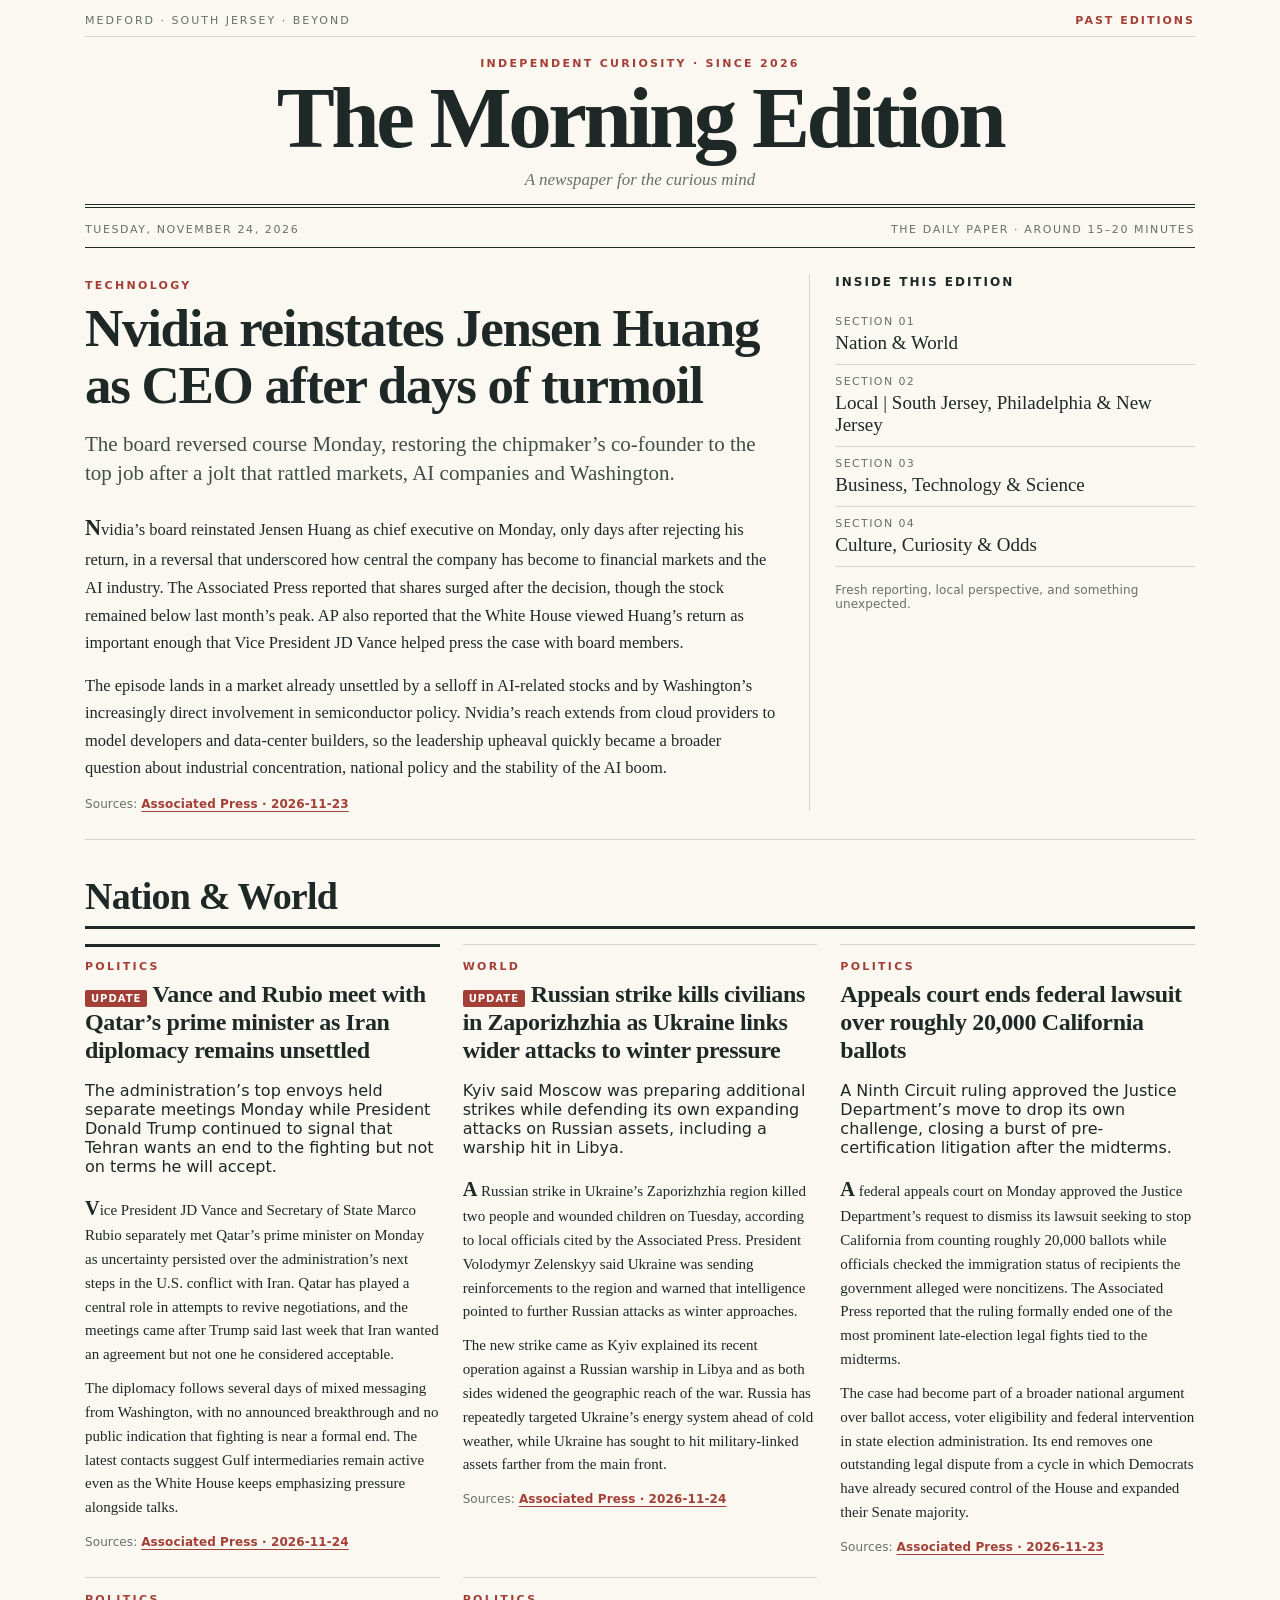
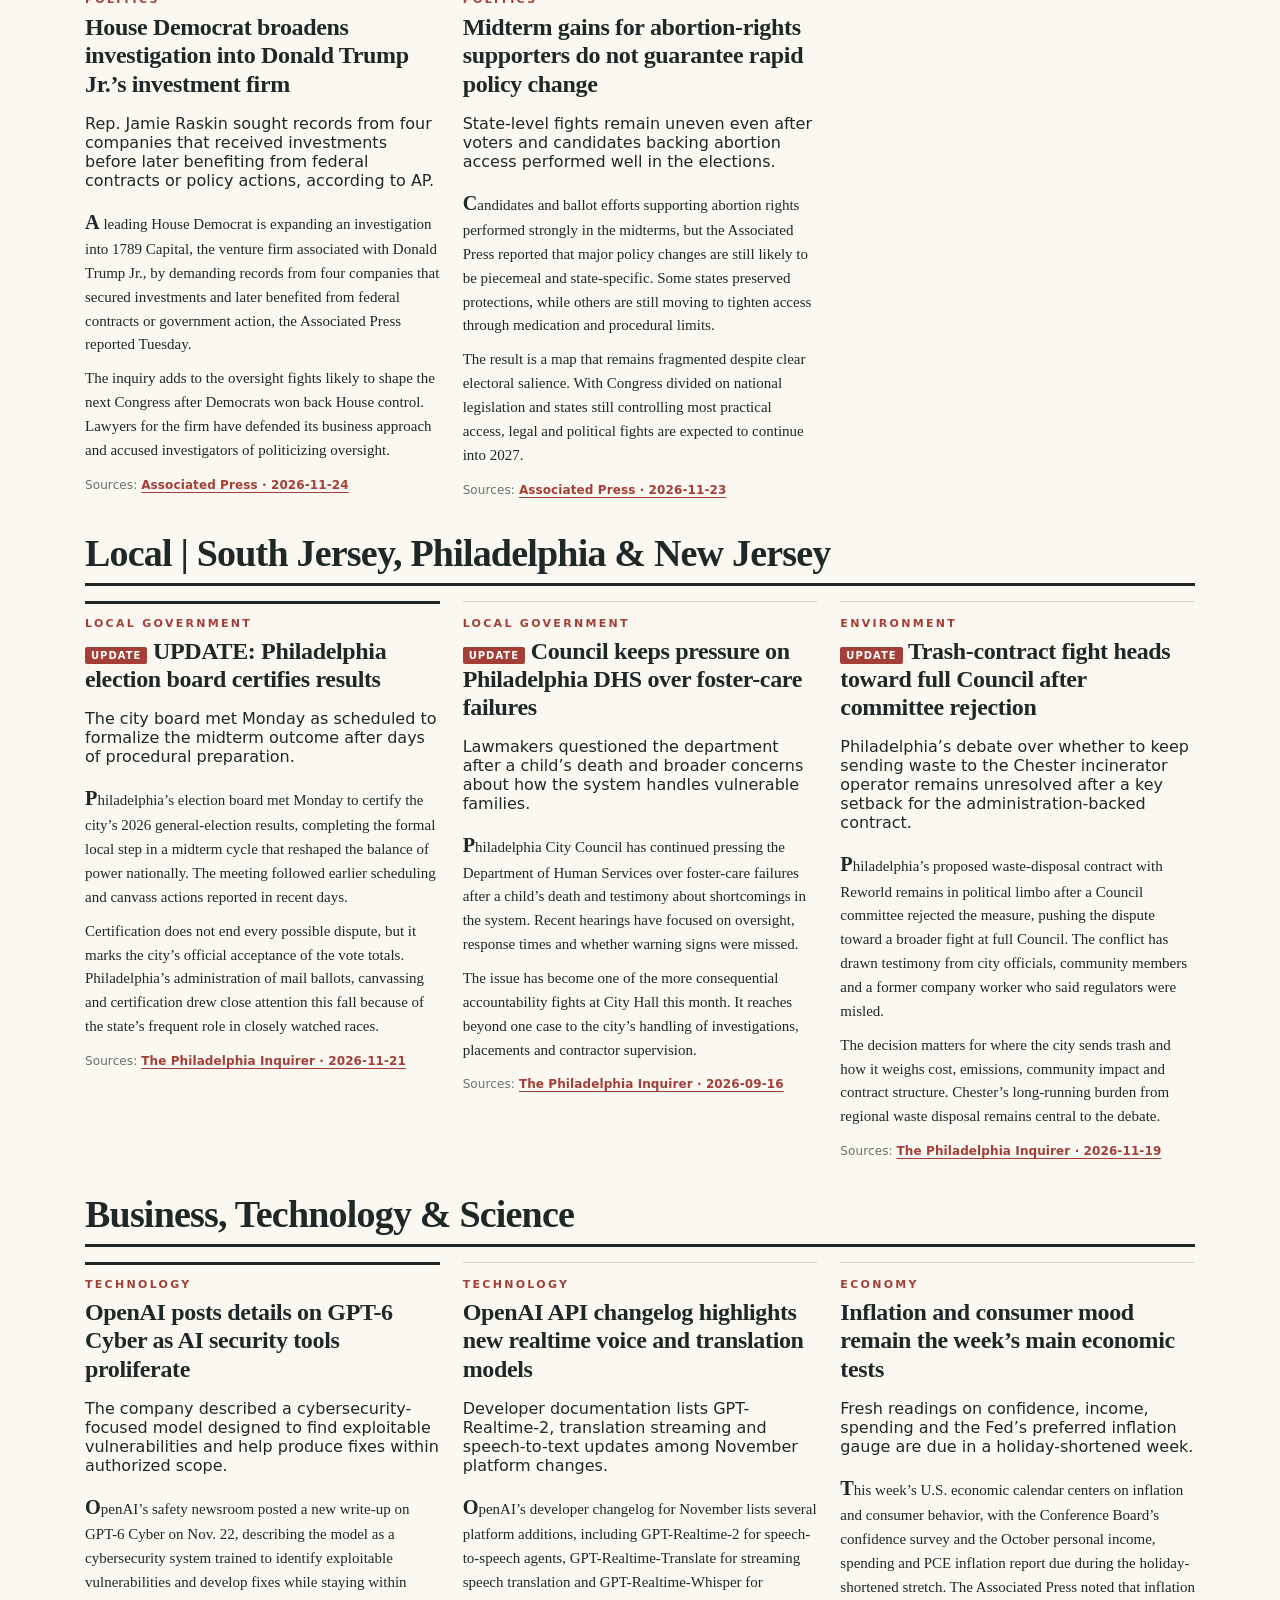
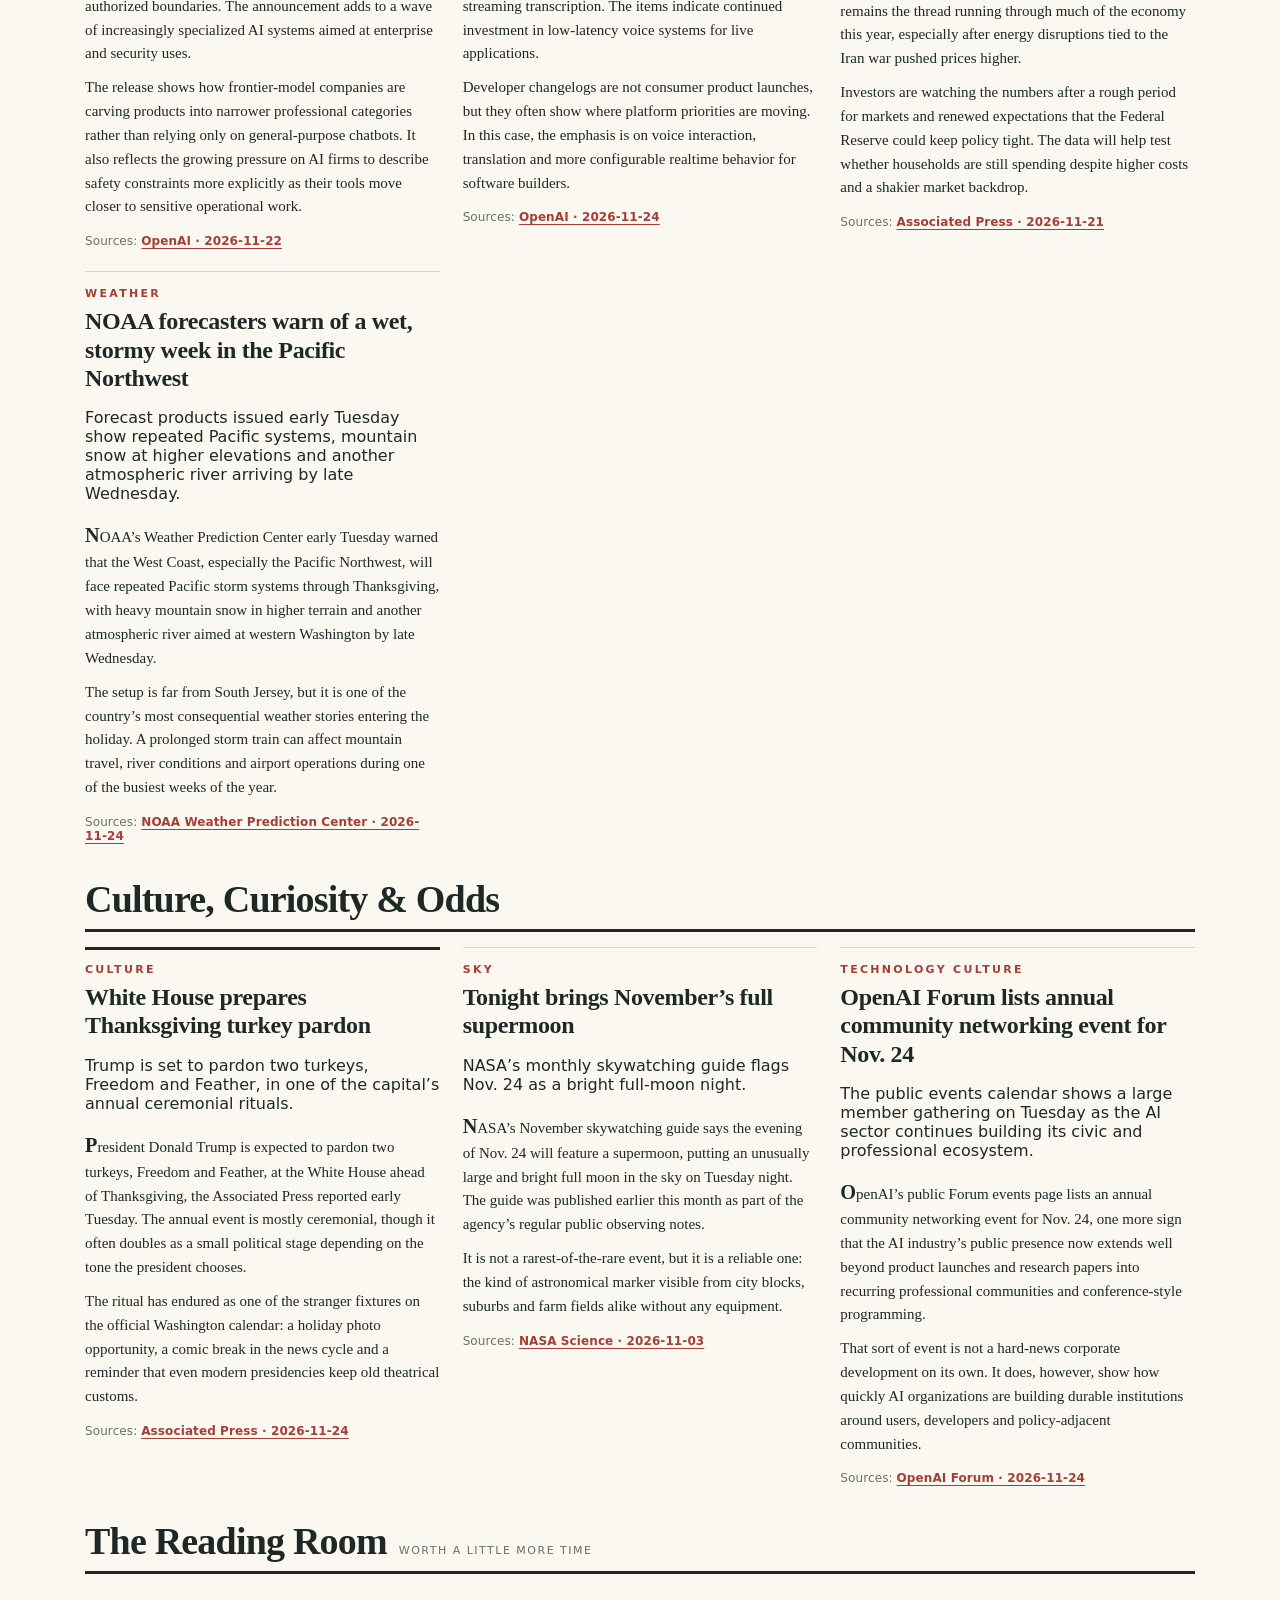
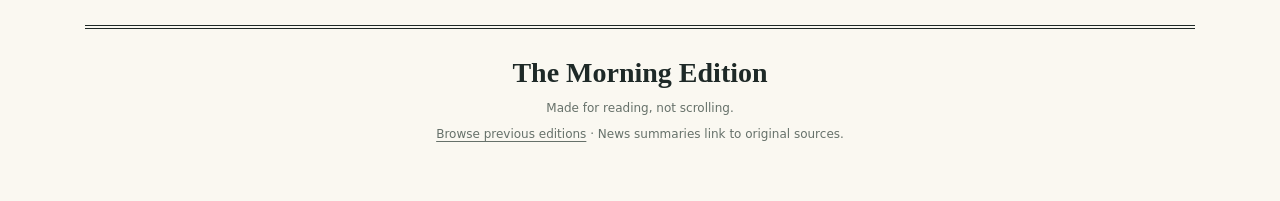
<file: site/editions/2026-11-24/index.html>
<!doctype html>
<html lang="en"><head>
<meta charset="utf-8"><meta name="viewport" content="width=device-width, initial-scale=1">
<meta name="theme-color" content="#faf8f1"><meta name="description" content="The Morning Edition — a personal newspaper for curious readers.">
<title>The Morning Edition — Tuesday, November 24, 2026</title>
<link rel="stylesheet" href="../../styles.css"><link rel="icon" href="data:image/svg+xml,<svg xmlns=%22http://www.w3.org/2000/svg%22 viewBox=%220 0 100 100%22><text y=%22.9em%22 font-size=%2290%22>📰</text></svg>">
</head><body>
<div class="shell">
<header><div class="mini-header"><span>Medford · South Jersey · Beyond</span><a href="../../archive.html">Past editions</a></div>
<div class="masthead"><div class="eyebrow">Independent curiosity · Since 2026</div><h1>The Morning Edition</h1><p>A newspaper for the curious mind</p></div>
<div class="index-line"><span>Tuesday, November 24, 2026</span><span>The daily paper · Around 15–20 minutes</span></div></header>

<main><section class="lead" aria-label="Front page"><article><span class="section-kicker">Technology</span><h2>Nvidia reinstates Jensen Huang as CEO after days of turmoil</h2><p class="deck">The board reversed course Monday, restoring the chipmaker’s co-founder to the top job after a jolt that rattled markets, AI companies and Washington.</p><div class="article-body"><p>Nvidia’s board reinstated Jensen Huang as chief executive on Monday, only days after rejecting his return, in a reversal that underscored how central the company has become to financial markets and the AI industry. The Associated Press reported that shares surged after the decision, though the stock remained below last month’s peak. AP also reported that the White House viewed Huang’s return as important enough that Vice President JD Vance helped press the case with board members.</p><p>The episode lands in a market already unsettled by a selloff in AI-related stocks and by Washington’s increasingly direct involvement in semiconductor policy. Nvidia’s reach extends from cloud providers to model developers and data-center builders, so the leadership upheaval quickly became a broader question about industrial concentration, national policy and the stability of the AI boom.</p></div><div class="source">Sources: <a target="_blank" rel="noopener noreferrer" href="https://apnews.com/article/39d4b34ffaa867b4e669893b5fd5028f">Associated Press · 2026-11-23</a></div></article><aside class="lead-aside"><h3>Inside this edition</h3><ul class="toc"><li><a href="#section-0"><span>Section 01</span>Nation &amp; World</a></li><li><a href="#section-1"><span>Section 02</span>Local | South Jersey, Philadelphia &amp; New Jersey</a></li><li><a href="#section-2"><span>Section 03</span>Business, Technology &amp; Science</a></li><li><a href="#section-3"><span>Section 04</span>Culture, Curiosity &amp; Odds</a></li></ul><p class="source">Fresh reporting, local perspective, and something unexpected.</p></aside></section><section id="section-0"><div class="section-heading"><h2>Nation &amp; World</h2></div><div class="stories"><article class="story"><div class="section-kicker">Politics</div><h3><span class="update">Update</span> Vance and Rubio meet with Qatar’s prime minister as Iran diplomacy remains unsettled</h3><p class="deck">The administration’s top envoys held separate meetings Monday while President Donald Trump continued to signal that Tehran wants an end to the fighting but not on terms he will accept.</p><div class="article-body"><p>Vice President JD Vance and Secretary of State Marco Rubio separately met Qatar’s prime minister on Monday as uncertainty persisted over the administration’s next steps in the U.S. conflict with Iran. Qatar has played a central role in attempts to revive negotiations, and the meetings came after Trump said last week that Iran wanted an agreement but not one he considered acceptable.</p><p>The diplomacy follows several days of mixed messaging from Washington, with no announced breakthrough and no public indication that fighting is near a formal end. The latest contacts suggest Gulf intermediaries remain active even as the White House keeps emphasizing pressure alongside talks.</p></div><div class="source">Sources: <a target="_blank" rel="noopener noreferrer" href="https://apnews.com/article/16e0c2cb05347cfcac068ec4aebb363f">Associated Press · 2026-11-24</a></div></article><article class="story"><div class="section-kicker">World</div><h3><span class="update">Update</span> Russian strike kills civilians in Zaporizhzhia as Ukraine links wider attacks to winter pressure</h3><p class="deck">Kyiv said Moscow was preparing additional strikes while defending its own expanding attacks on Russian assets, including a warship hit in Libya.</p><div class="article-body"><p>A Russian strike in Ukraine’s Zaporizhzhia region killed two people and wounded children on Tuesday, according to local officials cited by the Associated Press. President Volodymyr Zelenskyy said Ukraine was sending reinforcements to the region and warned that intelligence pointed to further Russian attacks as winter approaches.</p><p>The new strike came as Kyiv explained its recent operation against a Russian warship in Libya and as both sides widened the geographic reach of the war. Russia has repeatedly targeted Ukraine’s energy system ahead of cold weather, while Ukraine has sought to hit military-linked assets farther from the main front.</p></div><div class="source">Sources: <a target="_blank" rel="noopener noreferrer" href="https://apnews.com/article/bfff959fb4c7415f9473b34e78a4f750">Associated Press · 2026-11-24</a></div></article><article class="story"><div class="section-kicker">Politics</div><h3>Appeals court ends federal lawsuit over roughly 20,000 California ballots</h3><p class="deck">A Ninth Circuit ruling approved the Justice Department’s move to drop its own challenge, closing a burst of pre-certification litigation after the midterms.</p><div class="article-body"><p>A federal appeals court on Monday approved the Justice Department’s request to dismiss its lawsuit seeking to stop California from counting roughly 20,000 ballots while officials checked the immigration status of recipients the government alleged were noncitizens. The Associated Press reported that the ruling formally ended one of the most prominent late-election legal fights tied to the midterms.</p><p>The case had become part of a broader national argument over ballot access, voter eligibility and federal intervention in state election administration. Its end removes one outstanding legal dispute from a cycle in which Democrats have already secured control of the House and expanded their Senate majority.</p></div><div class="source">Sources: <a target="_blank" rel="noopener noreferrer" href="https://apnews.com/article/3fe6eeb38c7dd8b77c84733f898163ef">Associated Press · 2026-11-23</a></div></article><article class="story"><div class="section-kicker">Politics</div><h3>House Democrat broadens investigation into Donald Trump Jr.’s investment firm</h3><p class="deck">Rep. Jamie Raskin sought records from four companies that received investments before later benefiting from federal contracts or policy actions, according to AP.</p><div class="article-body"><p>A leading House Democrat is expanding an investigation into 1789 Capital, the venture firm associated with Donald Trump Jr., by demanding records from four companies that secured investments and later benefited from federal contracts or government action, the Associated Press reported Tuesday.</p><p>The inquiry adds to the oversight fights likely to shape the next Congress after Democrats won back House control. Lawyers for the firm have defended its business approach and accused investigators of politicizing oversight.</p></div><div class="source">Sources: <a target="_blank" rel="noopener noreferrer" href="https://apnews.com/article/f51c0cd43c57326ab8540ac661dca2ac">Associated Press · 2026-11-24</a></div></article><article class="story"><div class="section-kicker">Politics</div><h3>Midterm gains for abortion-rights supporters do not guarantee rapid policy change</h3><p class="deck">State-level fights remain uneven even after voters and candidates backing abortion access performed well in the elections.</p><div class="article-body"><p>Candidates and ballot efforts supporting abortion rights performed strongly in the midterms, but the Associated Press reported that major policy changes are still likely to be piecemeal and state-specific. Some states preserved protections, while others are still moving to tighten access through medication and procedural limits.</p><p>The result is a map that remains fragmented despite clear electoral salience. With Congress divided on national legislation and states still controlling most practical access, legal and political fights are expected to continue into 2027.</p></div><div class="source">Sources: <a target="_blank" rel="noopener noreferrer" href="https://apnews.com/article/5a7c40258e342764400a96c79d673858">Associated Press · 2026-11-23</a></div></article></div></section><section id="section-1"><div class="section-heading"><h2>Local | South Jersey, Philadelphia &amp; New Jersey</h2></div><div class="stories"><article class="story"><div class="section-kicker">Local government</div><h3><span class="update">Update</span> UPDATE: Philadelphia election board certifies results</h3><p class="deck">The city board met Monday as scheduled to formalize the midterm outcome after days of procedural preparation.</p><div class="article-body"><p>Philadelphia’s election board met Monday to certify the city’s 2026 general-election results, completing the formal local step in a midterm cycle that reshaped the balance of power nationally. The meeting followed earlier scheduling and canvass actions reported in recent days.</p><p>Certification does not end every possible dispute, but it marks the city’s official acceptance of the vote totals. Philadelphia’s administration of mail ballots, canvassing and certification drew close attention this fall because of the state’s frequent role in closely watched races.</p></div><div class="source">Sources: <a target="_blank" rel="noopener noreferrer" href="https://www.inquirer.com/author/orso_anna/">The Philadelphia Inquirer · 2026-11-21</a></div></article><article class="story"><div class="section-kicker">Local government</div><h3><span class="update">Update</span> Council keeps pressure on Philadelphia DHS over foster-care failures</h3><p class="deck">Lawmakers questioned the department after a child’s death and broader concerns about how the system handles vulnerable families.</p><div class="article-body"><p>Philadelphia City Council has continued pressing the Department of Human Services over foster-care failures after a child’s death and testimony about shortcomings in the system. Recent hearings have focused on oversight, response times and whether warning signs were missed.</p><p>The issue has become one of the more consequential accountability fights at City Hall this month. It reaches beyond one case to the city’s handling of investigations, placements and contractor supervision.</p></div><div class="source">Sources: <a target="_blank" rel="noopener noreferrer" href="https://www.inquirer.com/politics/philadelphia/city-council-fall-priorities-arena-incinerator-taxes-20260916.html">The Philadelphia Inquirer · 2026-09-16</a></div></article><article class="story"><div class="section-kicker">Environment</div><h3><span class="update">Update</span> Trash-contract fight heads toward full Council after committee rejection</h3><p class="deck">Philadelphia’s debate over whether to keep sending waste to the Chester incinerator operator remains unresolved after a key setback for the administration-backed contract.</p><div class="article-body"><p>Philadelphia’s proposed waste-disposal contract with Reworld remains in political limbo after a Council committee rejected the measure, pushing the dispute toward a broader fight at full Council. The conflict has drawn testimony from city officials, community members and a former company worker who said regulators were misled.</p><p>The decision matters for where the city sends trash and how it weighs cost, emissions, community impact and contract structure. Chester’s long-running burden from regional waste disposal remains central to the debate.</p></div><div class="source">Sources: <a target="_blank" rel="noopener noreferrer" href="https://www.inquirer.com/newsletters/morning/septa-train-arrival-display-philadelphia-chester-trash-city-council-20261119.html?int_promo=newsroom">The Philadelphia Inquirer · 2026-11-19</a></div></article></div></section><section id="section-2"><div class="section-heading"><h2>Business, Technology &amp; Science</h2></div><div class="stories"><article class="story"><div class="section-kicker">Technology</div><h3>OpenAI posts details on GPT-6 Cyber as AI security tools proliferate</h3><p class="deck">The company described a cybersecurity-focused model designed to find exploitable vulnerabilities and help produce fixes within authorized scope.</p><div class="article-body"><p>OpenAI’s safety newsroom posted a new write-up on GPT-6 Cyber on Nov. 22, describing the model as a cybersecurity system trained to identify exploitable vulnerabilities and develop fixes while staying within authorized boundaries. The announcement adds to a wave of increasingly specialized AI systems aimed at enterprise and security uses.</p><p>The release shows how frontier-model companies are carving products into narrower professional categories rather than relying only on general-purpose chatbots. It also reflects the growing pressure on AI firms to describe safety constraints more explicitly as their tools move closer to sensitive operational work.</p></div><div class="source">Sources: <a target="_blank" rel="noopener noreferrer" href="https://openai.com/news/safety-alignment/?display=list">OpenAI · 2026-11-22</a></div></article><article class="story"><div class="section-kicker">Technology</div><h3>OpenAI API changelog highlights new realtime voice and translation models</h3><p class="deck">Developer documentation lists GPT-Realtime-2, translation streaming and speech-to-text updates among November platform changes.</p><div class="article-body"><p>OpenAI’s developer changelog for November lists several platform additions, including GPT-Realtime-2 for speech-to-speech agents, GPT-Realtime-Translate for streaming speech translation and GPT-Realtime-Whisper for streaming transcription. The items indicate continued investment in low-latency voice systems for live applications.</p><p>Developer changelogs are not consumer product launches, but they often show where platform priorities are moving. In this case, the emphasis is on voice interaction, translation and more configurable realtime behavior for software builders.</p></div><div class="source">Sources: <a target="_blank" rel="noopener noreferrer" href="https://developers.openai.com/api/docs/changelog?mw_entry=2026-09-29-99a06ddef837dc53">OpenAI · 2026-11-24</a></div></article><article class="story"><div class="section-kicker">Economy</div><h3>Inflation and consumer mood remain the week’s main economic tests</h3><p class="deck">Fresh readings on confidence, income, spending and the Fed’s preferred inflation gauge are due in a holiday-shortened week.</p><div class="article-body"><p>This week’s U.S. economic calendar centers on inflation and consumer behavior, with the Conference Board’s confidence survey and the October personal income, spending and PCE inflation report due during the holiday-shortened stretch. The Associated Press noted that inflation remains the thread running through much of the economy this year, especially after energy disruptions tied to the Iran war pushed prices higher.</p><p>Investors are watching the numbers after a rough period for markets and renewed expectations that the Federal Reserve could keep policy tight. The data will help test whether households are still spending despite higher costs and a shakier market backdrop.</p></div><div class="source">Sources: <a target="_blank" rel="noopener noreferrer" href="https://apnews.com/article/6c207f517113ab0e65c60ac3ee66440e">Associated Press · 2026-11-21</a></div></article><article class="story"><div class="section-kicker">Weather</div><h3>NOAA forecasters warn of a wet, stormy week in the Pacific Northwest</h3><p class="deck">Forecast products issued early Tuesday show repeated Pacific systems, mountain snow at higher elevations and another atmospheric river arriving by late Wednesday.</p><div class="article-body"><p>NOAA’s Weather Prediction Center early Tuesday warned that the West Coast, especially the Pacific Northwest, will face repeated Pacific storm systems through Thanksgiving, with heavy mountain snow in higher terrain and another atmospheric river aimed at western Washington by late Wednesday.</p><p>The setup is far from South Jersey, but it is one of the country’s most consequential weather stories entering the holiday. A prolonged storm train can affect mountain travel, river conditions and airport operations during one of the busiest weeks of the year.</p></div><div class="source">Sources: <a target="_blank" rel="noopener noreferrer" href="https://origin-east-www-wpc.woc.noaa.gov/index.shtml">NOAA Weather Prediction Center · 2026-11-24</a></div></article></div></section><section id="section-3"><div class="section-heading"><h2>Culture, Curiosity &amp; Odds</h2></div><div class="stories"><article class="story"><div class="section-kicker">Culture</div><h3>White House prepares Thanksgiving turkey pardon</h3><p class="deck">Trump is set to pardon two turkeys, Freedom and Feather, in one of the capital’s annual ceremonial rituals.</p><div class="article-body"><p>President Donald Trump is expected to pardon two turkeys, Freedom and Feather, at the White House ahead of Thanksgiving, the Associated Press reported early Tuesday. The annual event is mostly ceremonial, though it often doubles as a small political stage depending on the tone the president chooses.</p><p>The ritual has endured as one of the stranger fixtures on the official Washington calendar: a holiday photo opportunity, a comic break in the news cycle and a reminder that even modern presidencies keep old theatrical customs.</p></div><div class="source">Sources: <a target="_blank" rel="noopener noreferrer" href="https://apnews.com/article/bb973ff5e095fa20229f49aea36dafd5">Associated Press · 2026-11-24</a></div></article><article class="story"><div class="section-kicker">Sky</div><h3>Tonight brings November’s full supermoon</h3><p class="deck">NASA’s monthly skywatching guide flags Nov. 24 as a bright full-moon night.</p><div class="article-body"><p>NASA’s November skywatching guide says the evening of Nov. 24 will feature a supermoon, putting an unusually large and bright full moon in the sky on Tuesday night. The guide was published earlier this month as part of the agency’s regular public observing notes.</p><p>It is not a rarest-of-the-rare event, but it is a reliable one: the kind of astronomical marker visible from city blocks, suburbs and farm fields alike without any equipment.</p></div><div class="source">Sources: <a target="_blank" rel="noopener noreferrer" href="https://science.nasa.gov/solar-system/skywatching/whats-up-november-2026-skywatching-tips-from-nasa/?linkId=1030817299">NASA Science · 2026-11-03</a></div></article><article class="story"><div class="section-kicker">Technology culture</div><h3>OpenAI Forum lists annual community networking event for Nov. 24</h3><p class="deck">The public events calendar shows a large member gathering on Tuesday as the AI sector continues building its civic and professional ecosystem.</p><div class="article-body"><p>OpenAI’s public Forum events page lists an annual community networking event for Nov. 24, one more sign that the AI industry’s public presence now extends well beyond product launches and research papers into recurring professional communities and conference-style programming.</p><p>That sort of event is not a hard-news corporate development on its own. It does, however, show how quickly AI organizations are building durable institutions around users, developers and policy-adjacent communities.</p></div><div class="source">Sources: <a target="_blank" rel="noopener noreferrer" href="https://forum.openai.com/public/events/the-openai-forum-presents-annual-community-networking-event-sdco3px25s?referralCode=QzqM">OpenAI Forum · 2026-11-24</a></div></article></div></section><section><div class="section-heading"><h2>The Reading Room</h2><small>Worth a little more time</small></div><div class="reads"></div></section></main>
<footer><div class="name">The Morning Edition</div><p>Made for reading, not scrolling.</p><p><a href="../../archive.html">Browse previous editions</a> · News summaries link to original sources.</p></footer>
</div></body></html>
</file>
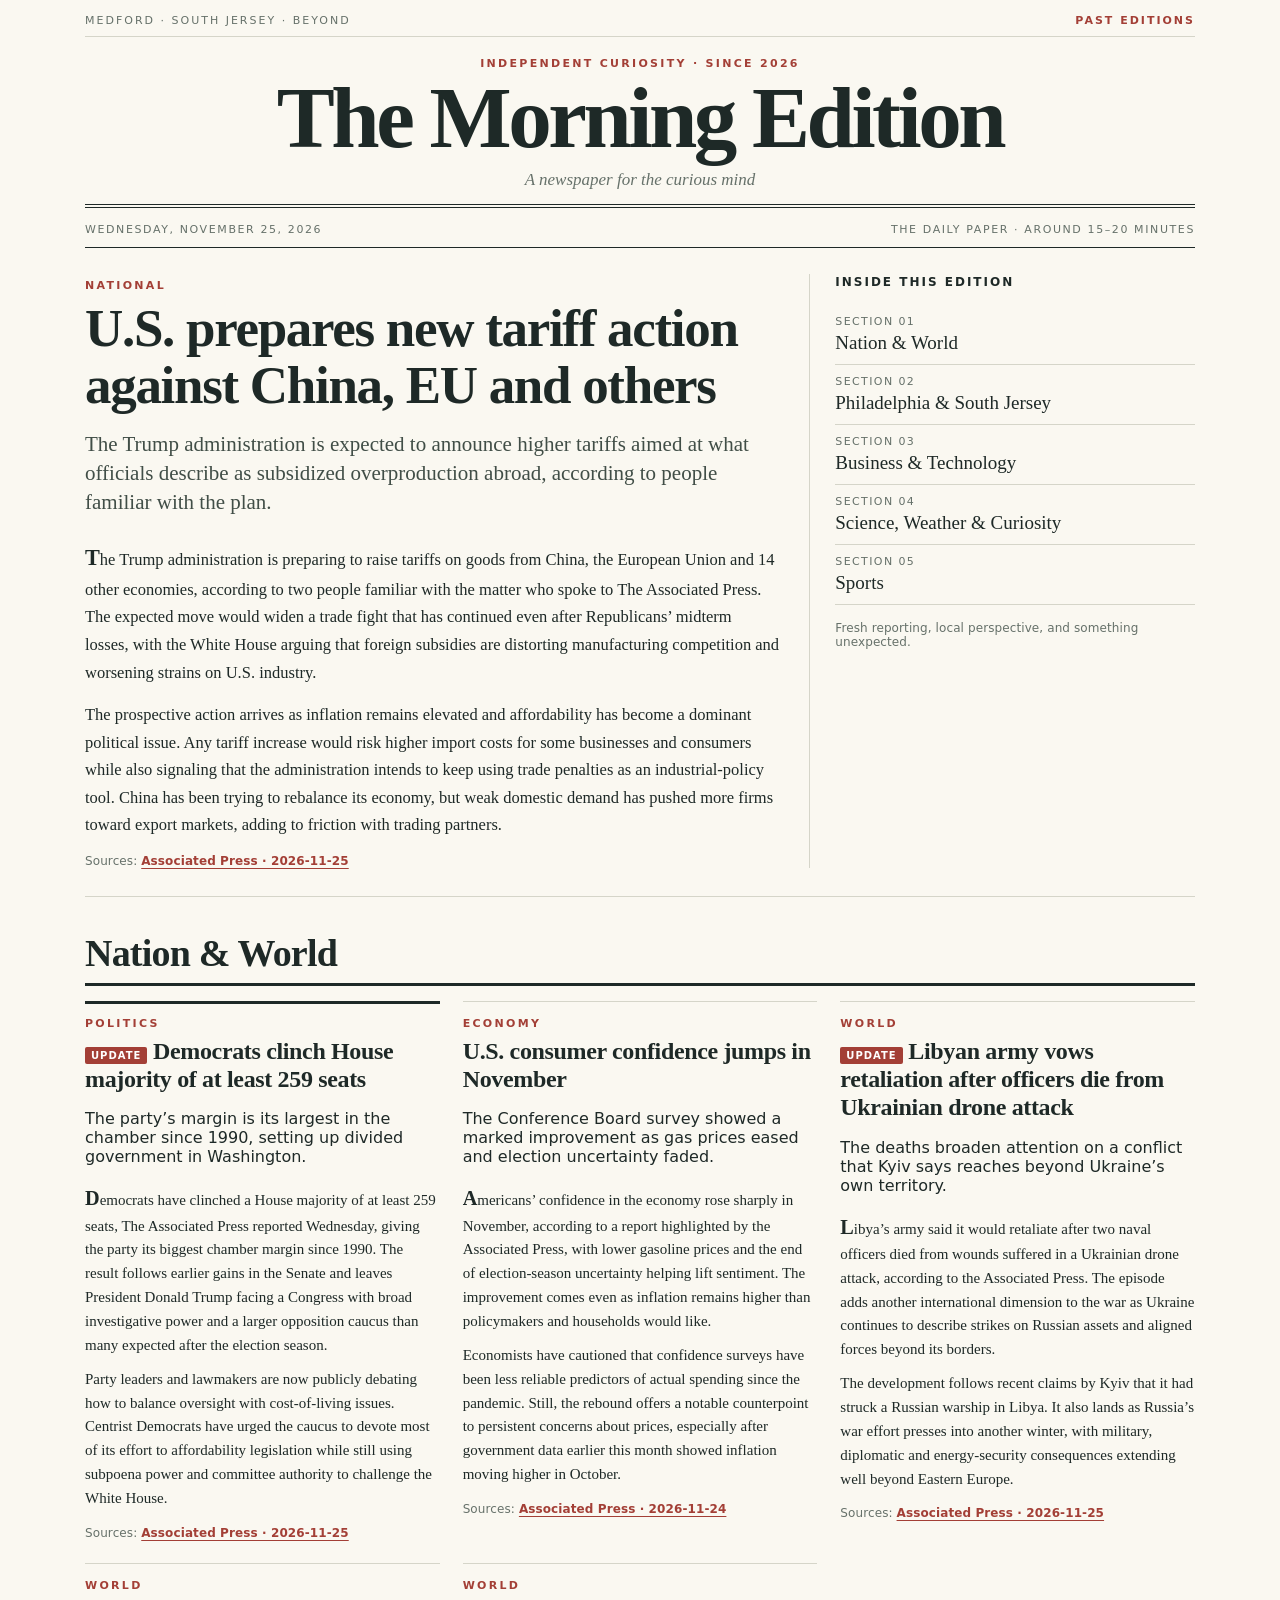
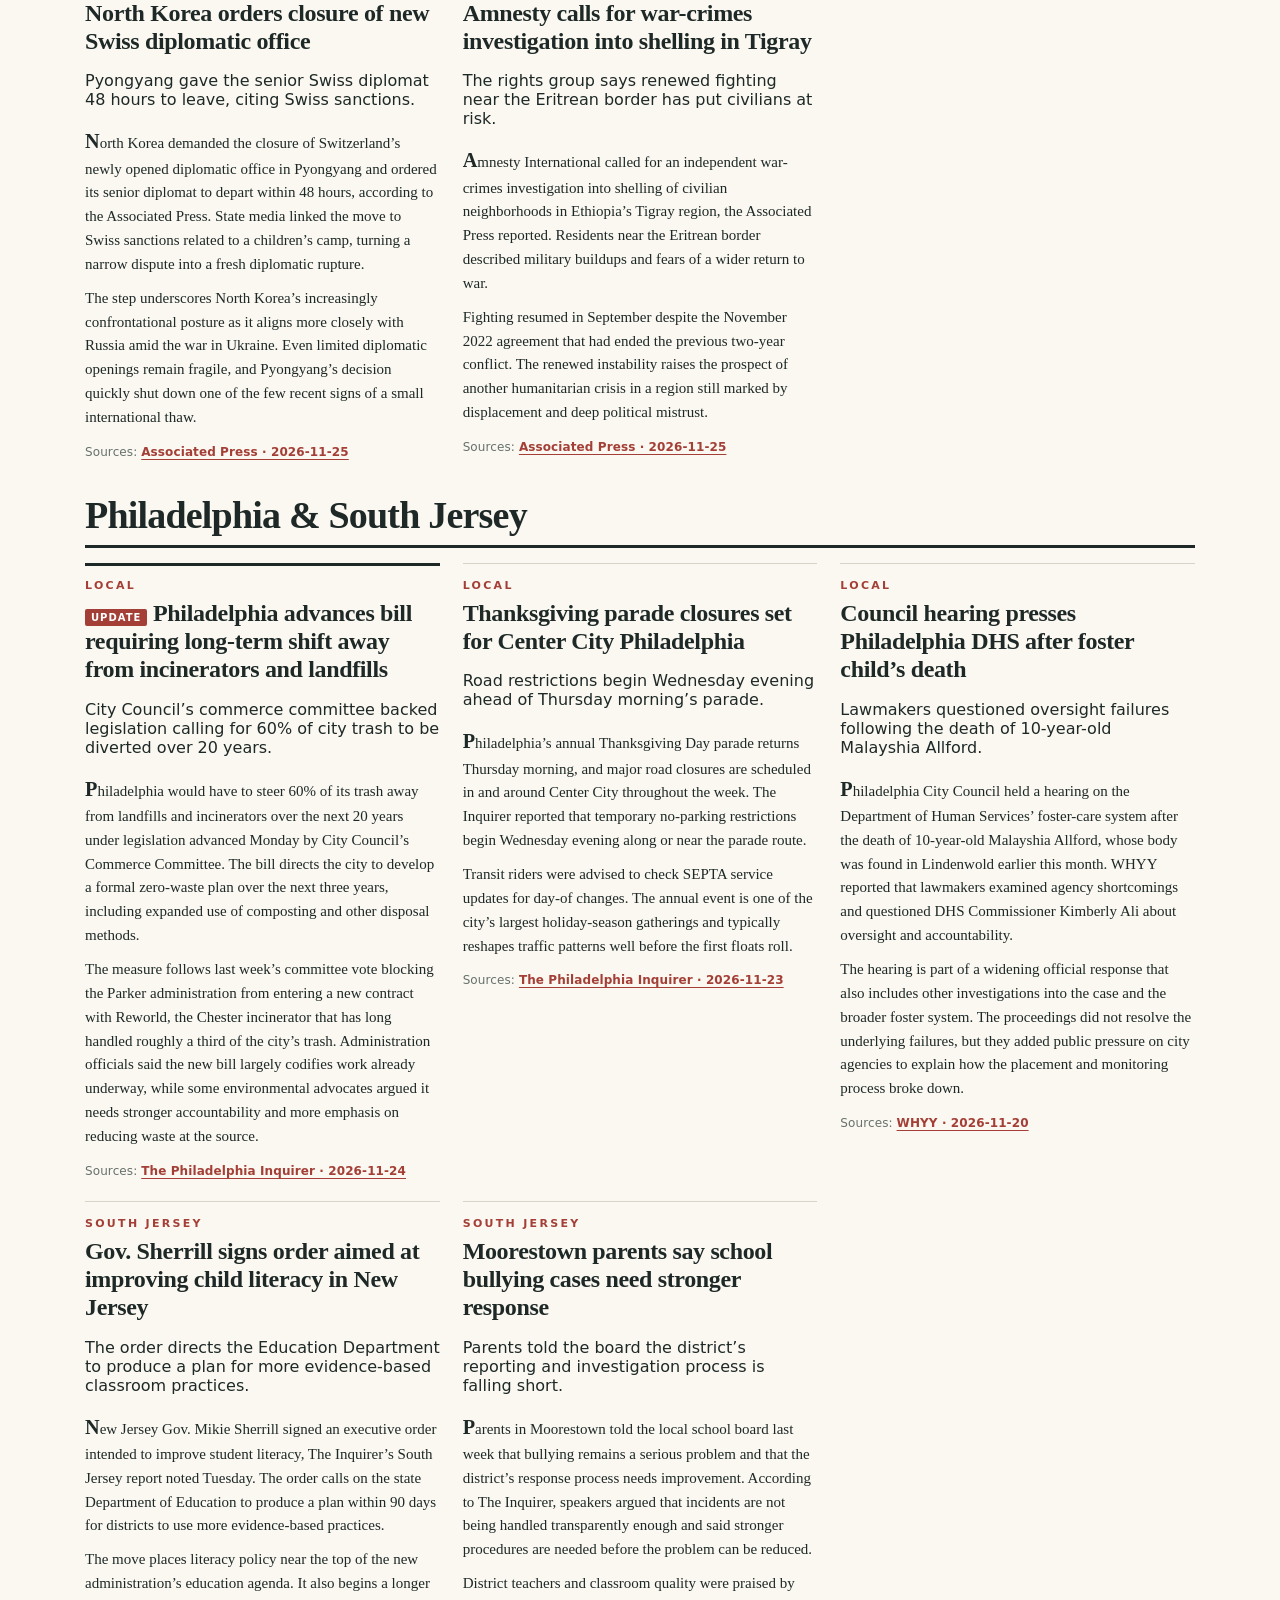
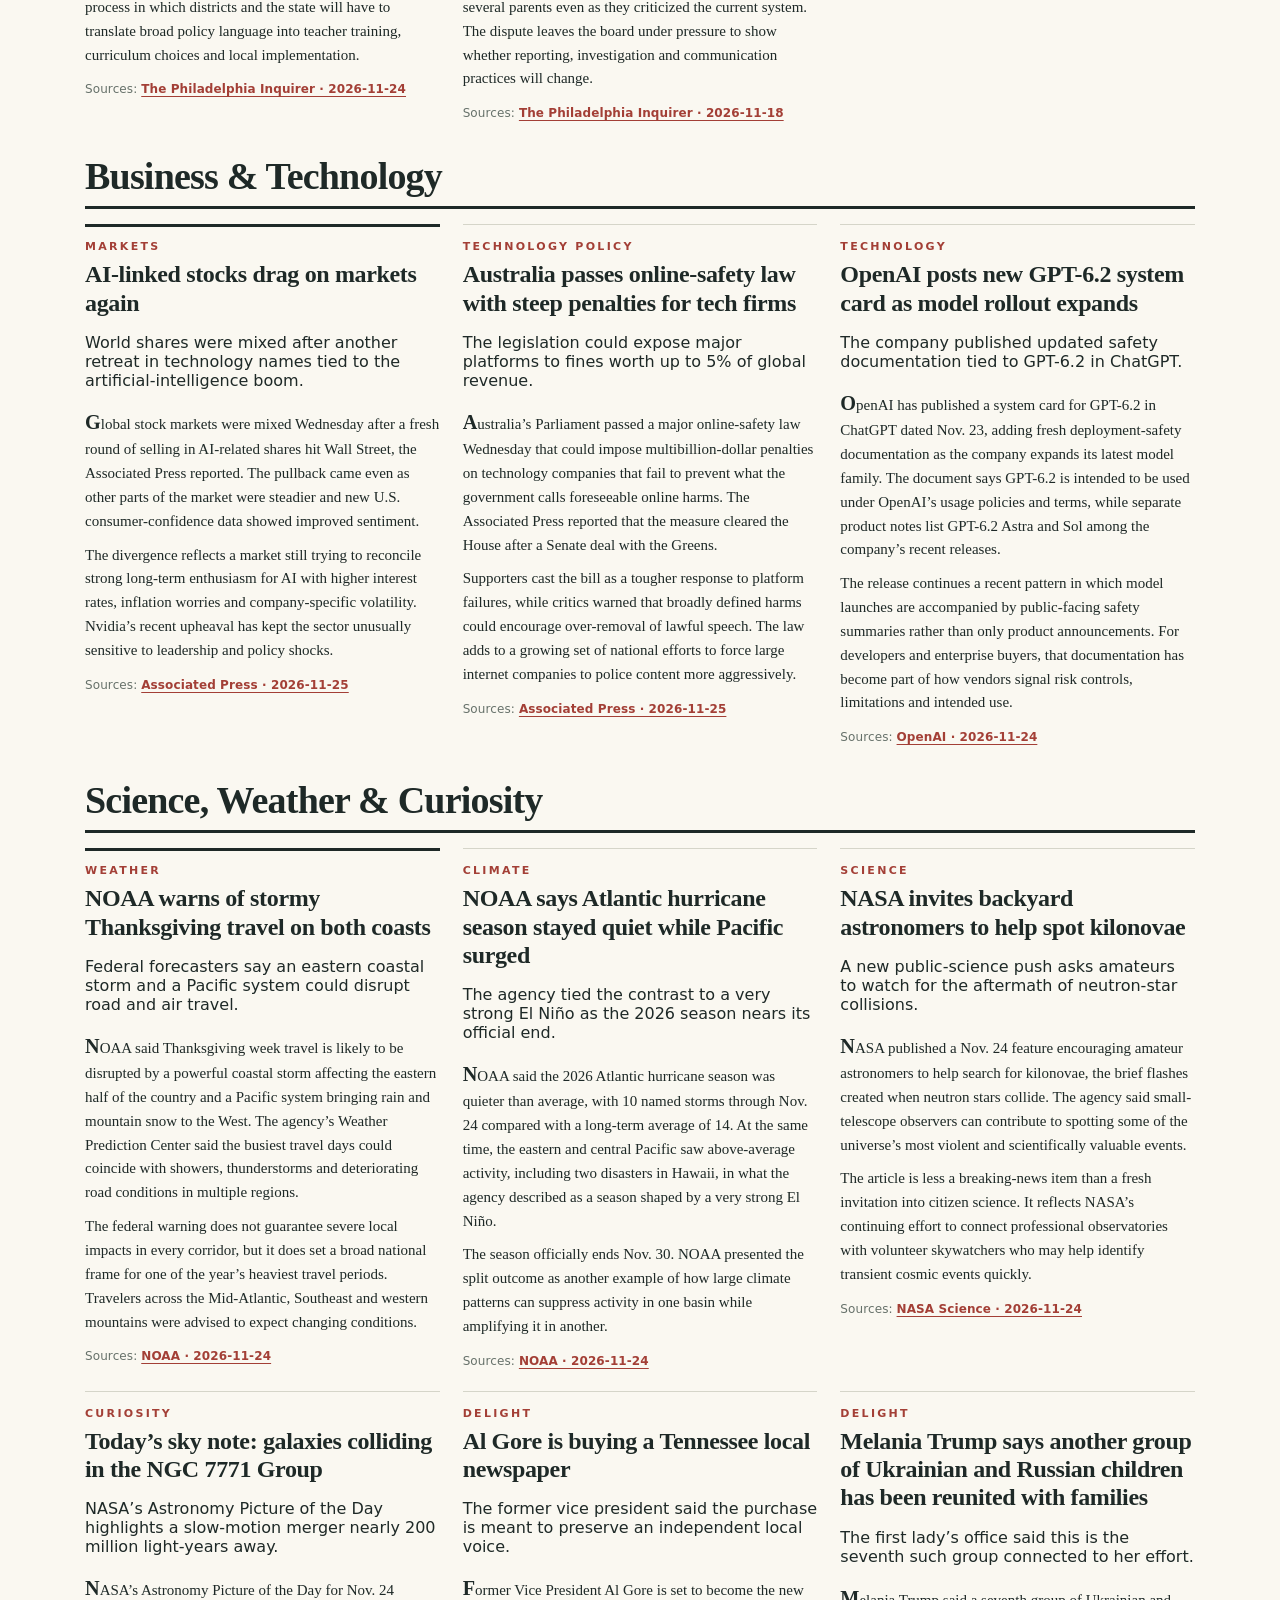
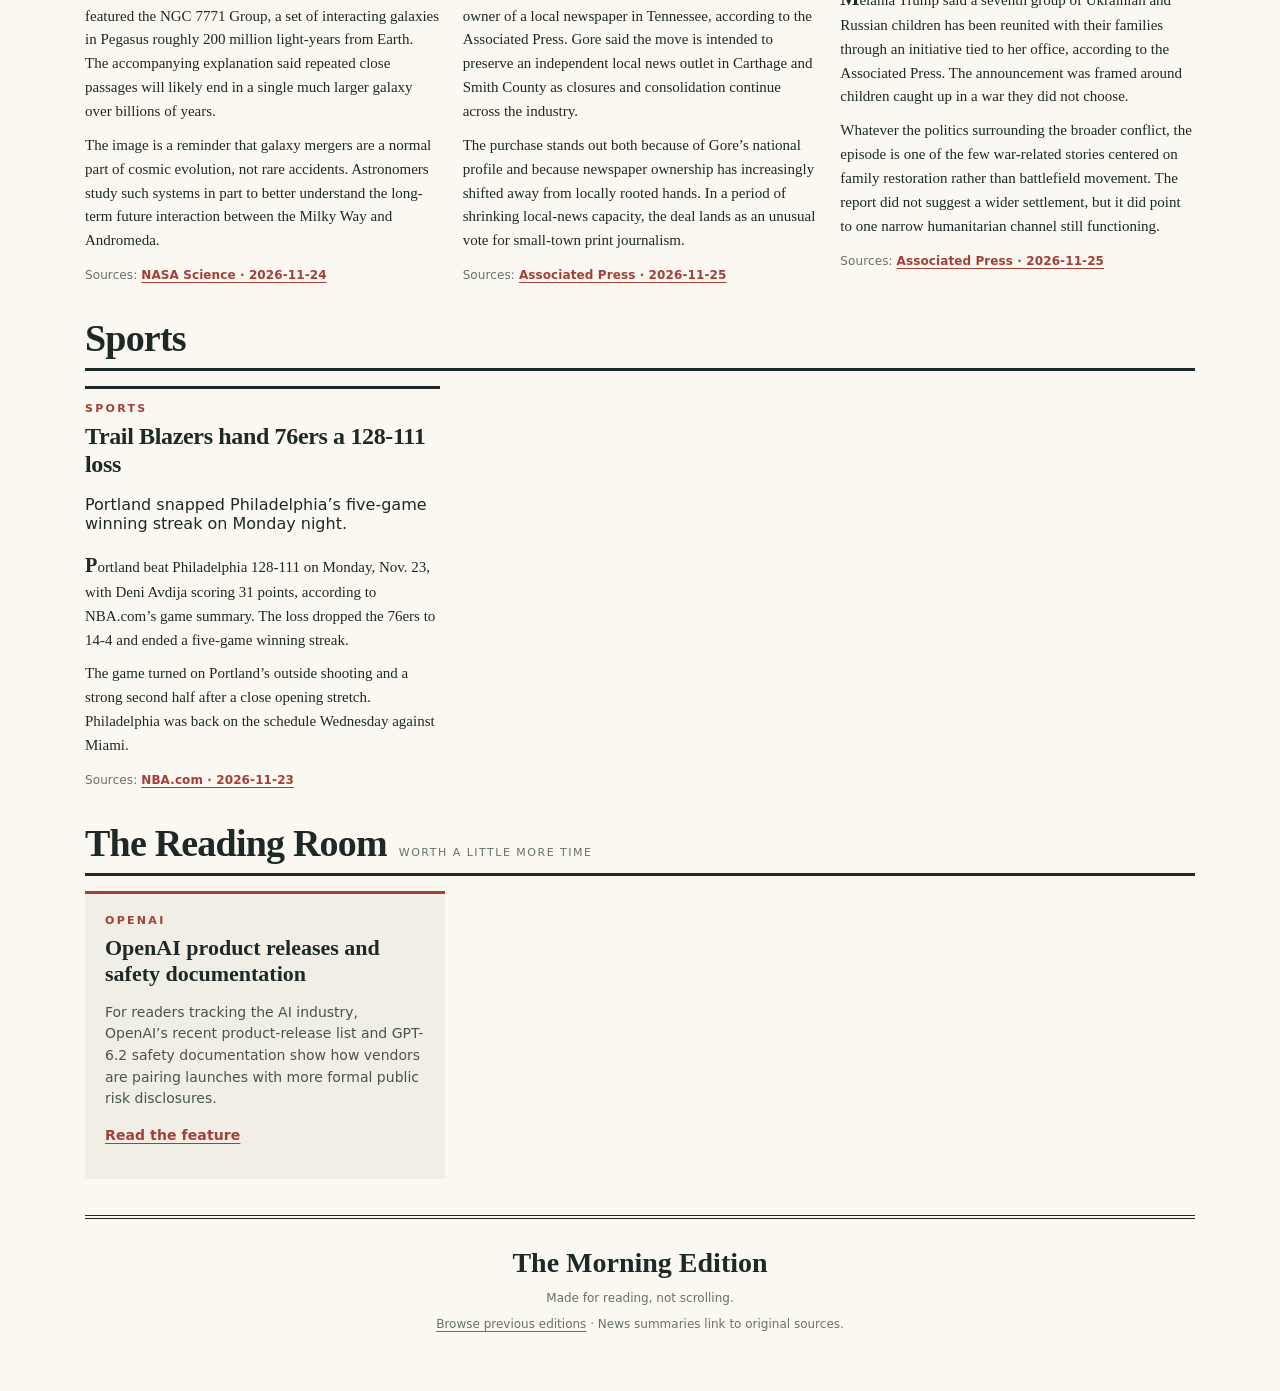
<file: site/editions/2026-11-25/index.html>
<!doctype html>
<html lang="en"><head>
<meta charset="utf-8"><meta name="viewport" content="width=device-width, initial-scale=1">
<meta name="theme-color" content="#faf8f1"><meta name="description" content="The Morning Edition — a personal newspaper for curious readers.">
<title>The Morning Edition — Wednesday, November 25, 2026</title>
<link rel="stylesheet" href="../../styles.css"><link rel="icon" href="data:image/svg+xml,<svg xmlns=%22http://www.w3.org/2000/svg%22 viewBox=%220 0 100 100%22><text y=%22.9em%22 font-size=%2290%22>📰</text></svg>">
</head><body>
<div class="shell">
<header><div class="mini-header"><span>Medford · South Jersey · Beyond</span><a href="../../archive.html">Past editions</a></div>
<div class="masthead"><div class="eyebrow">Independent curiosity · Since 2026</div><h1>The Morning Edition</h1><p>A newspaper for the curious mind</p></div>
<div class="index-line"><span>Wednesday, November 25, 2026</span><span>The daily paper · Around 15–20 minutes</span></div></header>

<main><section class="lead" aria-label="Front page"><article><span class="section-kicker">National</span><h2>U.S. prepares new tariff action against China, EU and others</h2><p class="deck">The Trump administration is expected to announce higher tariffs aimed at what officials describe as subsidized overproduction abroad, according to people familiar with the plan.</p><div class="article-body"><p>The Trump administration is preparing to raise tariffs on goods from China, the European Union and 14 other economies, according to two people familiar with the matter who spoke to The Associated Press. The expected move would widen a trade fight that has continued even after Republicans’ midterm losses, with the White House arguing that foreign subsidies are distorting manufacturing competition and worsening strains on U.S. industry.</p><p>The prospective action arrives as inflation remains elevated and affordability has become a dominant political issue. Any tariff increase would risk higher import costs for some businesses and consumers while also signaling that the administration intends to keep using trade penalties as an industrial-policy tool. China has been trying to rebalance its economy, but weak domestic demand has pushed more firms toward export markets, adding to friction with trading partners.</p></div><div class="source">Sources: <a target="_blank" rel="noopener noreferrer" href="https://apnews.com/article/d97ed6f4017152ca4c18de5517db6d51">Associated Press · 2026-11-25</a></div></article><aside class="lead-aside"><h3>Inside this edition</h3><ul class="toc"><li><a href="#section-0"><span>Section 01</span>Nation &amp; World</a></li><li><a href="#section-1"><span>Section 02</span>Philadelphia &amp; South Jersey</a></li><li><a href="#section-2"><span>Section 03</span>Business &amp; Technology</a></li><li><a href="#section-3"><span>Section 04</span>Science, Weather &amp; Curiosity</a></li><li><a href="#section-4"><span>Section 05</span>Sports</a></li></ul><p class="source">Fresh reporting, local perspective, and something unexpected.</p></aside></section><section id="section-0"><div class="section-heading"><h2>Nation &amp; World</h2></div><div class="stories"><article class="story"><div class="section-kicker">Politics</div><h3><span class="update">Update</span> Democrats clinch House majority of at least 259 seats</h3><p class="deck">The party’s margin is its largest in the chamber since 1990, setting up divided government in Washington.</p><div class="article-body"><p>Democrats have clinched a House majority of at least 259 seats, The Associated Press reported Wednesday, giving the party its biggest chamber margin since 1990. The result follows earlier gains in the Senate and leaves President Donald Trump facing a Congress with broad investigative power and a larger opposition caucus than many expected after the election season.</p><p>Party leaders and lawmakers are now publicly debating how to balance oversight with cost-of-living issues. Centrist Democrats have urged the caucus to devote most of its effort to affordability legislation while still using subpoena power and committee authority to challenge the White House.</p></div><div class="source">Sources: <a target="_blank" rel="noopener noreferrer" href="https://apnews.com/article/07b3ccbe60db7c1d3d3f3087d8fca721">Associated Press · 2026-11-25</a></div></article><article class="story"><div class="section-kicker">Economy</div><h3>U.S. consumer confidence jumps in November</h3><p class="deck">The Conference Board survey showed a marked improvement as gas prices eased and election uncertainty faded.</p><div class="article-body"><p>Americans’ confidence in the economy rose sharply in November, according to a report highlighted by the Associated Press, with lower gasoline prices and the end of election-season uncertainty helping lift sentiment. The improvement comes even as inflation remains higher than policymakers and households would like.</p><p>Economists have cautioned that confidence surveys have been less reliable predictors of actual spending since the pandemic. Still, the rebound offers a notable counterpoint to persistent concerns about prices, especially after government data earlier this month showed inflation moving higher in October.</p></div><div class="source">Sources: <a target="_blank" rel="noopener noreferrer" href="https://apnews.com/article/9d13d96cc3e4bac8f334f9145c718e42">Associated Press · 2026-11-24</a></div></article><article class="story"><div class="section-kicker">World</div><h3><span class="update">Update</span> Libyan army vows retaliation after officers die from Ukrainian drone attack</h3><p class="deck">The deaths broaden attention on a conflict that Kyiv says reaches beyond Ukraine’s own territory.</p><div class="article-body"><p>Libya’s army said it would retaliate after two naval officers died from wounds suffered in a Ukrainian drone attack, according to the Associated Press. The episode adds another international dimension to the war as Ukraine continues to describe strikes on Russian assets and aligned forces beyond its borders.</p><p>The development follows recent claims by Kyiv that it had struck a Russian warship in Libya. It also lands as Russia’s war effort presses into another winter, with military, diplomatic and energy-security consequences extending well beyond Eastern Europe.</p></div><div class="source">Sources: <a target="_blank" rel="noopener noreferrer" href="https://apnews.com/article/5719d6750c0619695c7f23a373cecd7b">Associated Press · 2026-11-25</a></div></article><article class="story"><div class="section-kicker">World</div><h3>North Korea orders closure of new Swiss diplomatic office</h3><p class="deck">Pyongyang gave the senior Swiss diplomat 48 hours to leave, citing Swiss sanctions.</p><div class="article-body"><p>North Korea demanded the closure of Switzerland’s newly opened diplomatic office in Pyongyang and ordered its senior diplomat to depart within 48 hours, according to the Associated Press. State media linked the move to Swiss sanctions related to a children’s camp, turning a narrow dispute into a fresh diplomatic rupture.</p><p>The step underscores North Korea’s increasingly confrontational posture as it aligns more closely with Russia amid the war in Ukraine. Even limited diplomatic openings remain fragile, and Pyongyang’s decision quickly shut down one of the few recent signs of a small international thaw.</p></div><div class="source">Sources: <a target="_blank" rel="noopener noreferrer" href="https://apnews.com/article/a39dbc92d195e69443ce66913a3dff7e">Associated Press · 2026-11-25</a></div></article><article class="story"><div class="section-kicker">World</div><h3>Amnesty calls for war-crimes investigation into shelling in Tigray</h3><p class="deck">The rights group says renewed fighting near the Eritrean border has put civilians at risk.</p><div class="article-body"><p>Amnesty International called for an independent war-crimes investigation into shelling of civilian neighborhoods in Ethiopia’s Tigray region, the Associated Press reported. Residents near the Eritrean border described military buildups and fears of a wider return to war.</p><p>Fighting resumed in September despite the November 2022 agreement that had ended the previous two-year conflict. The renewed instability raises the prospect of another humanitarian crisis in a region still marked by displacement and deep political mistrust.</p></div><div class="source">Sources: <a target="_blank" rel="noopener noreferrer" href="https://apnews.com/article/427358084fef2eb567e38acd81c3eacd">Associated Press · 2026-11-25</a></div></article></div></section><section id="section-1"><div class="section-heading"><h2>Philadelphia &amp; South Jersey</h2></div><div class="stories"><article class="story"><div class="section-kicker">Local</div><h3><span class="update">Update</span> Philadelphia advances bill requiring long-term shift away from incinerators and landfills</h3><p class="deck">City Council’s commerce committee backed legislation calling for 60% of city trash to be diverted over 20 years.</p><div class="article-body"><p>Philadelphia would have to steer 60% of its trash away from landfills and incinerators over the next 20 years under legislation advanced Monday by City Council’s Commerce Committee. The bill directs the city to develop a formal zero-waste plan over the next three years, including expanded use of composting and other disposal methods.</p><p>The measure follows last week’s committee vote blocking the Parker administration from entering a new contract with Reworld, the Chester incinerator that has long handled roughly a third of the city’s trash. Administration officials said the new bill largely codifies work already underway, while some environmental advocates argued it needs stronger accountability and more emphasis on reducing waste at the source.</p></div><div class="source">Sources: <a target="_blank" rel="noopener noreferrer" href="https://www.inquirer.com/politics/philadelphia/city-council-zero-waste-bill-20261124.html">The Philadelphia Inquirer · 2026-11-24</a></div></article><article class="story"><div class="section-kicker">Local</div><h3>Thanksgiving parade closures set for Center City Philadelphia</h3><p class="deck">Road restrictions begin Wednesday evening ahead of Thursday morning’s parade.</p><div class="article-body"><p>Philadelphia’s annual Thanksgiving Day parade returns Thursday morning, and major road closures are scheduled in and around Center City throughout the week. The Inquirer reported that temporary no-parking restrictions begin Wednesday evening along or near the parade route.</p><p>Transit riders were advised to check SEPTA service updates for day-of changes. The annual event is one of the city’s largest holiday-season gatherings and typically reshapes traffic patterns well before the first floats roll.</p></div><div class="source">Sources: <a target="_blank" rel="noopener noreferrer" href="https://www.inquirer.com/news/philadelphia/thanksgiving-day-parade-road-closures-phladelphia-20261123.html">The Philadelphia Inquirer · 2026-11-23</a></div></article><article class="story"><div class="section-kicker">Local</div><h3>Council hearing presses Philadelphia DHS after foster child’s death</h3><p class="deck">Lawmakers questioned oversight failures following the death of 10-year-old Malayshia Allford.</p><div class="article-body"><p>Philadelphia City Council held a hearing on the Department of Human Services’ foster-care system after the death of 10-year-old Malayshia Allford, whose body was found in Lindenwold earlier this month. WHYY reported that lawmakers examined agency shortcomings and questioned DHS Commissioner Kimberly Ali about oversight and accountability.</p><p>The hearing is part of a widening official response that also includes other investigations into the case and the broader foster system. The proceedings did not resolve the underlying failures, but they added public pressure on city agencies to explain how the placement and monitoring process broke down.</p></div><div class="source">Sources: <a target="_blank" rel="noopener noreferrer" href="https://whyy.org/articles/philadelphia-city-council-human-service-department-hearing/">WHYY · 2026-11-20</a></div></article><article class="story"><div class="section-kicker">South Jersey</div><h3>Gov. Sherrill signs order aimed at improving child literacy in New Jersey</h3><p class="deck">The order directs the Education Department to produce a plan for more evidence-based classroom practices.</p><div class="article-body"><p>New Jersey Gov. Mikie Sherrill signed an executive order intended to improve student literacy, The Inquirer’s South Jersey report noted Tuesday. The order calls on the state Department of Education to produce a plan within 90 days for districts to use more evidence-based practices.</p><p>The move places literacy policy near the top of the new administration’s education agenda. It also begins a longer process in which districts and the state will have to translate broad policy language into teacher training, curriculum choices and local implementation.</p></div><div class="source">Sources: <a target="_blank" rel="noopener noreferrer" href="https://www.inquirer.com/south-jersey/log-cabin-price-point-mount-laurel-third-graders-sherrill-literacy-20261124.html">The Philadelphia Inquirer · 2026-11-24</a></div></article><article class="story"><div class="section-kicker">South Jersey</div><h3>Moorestown parents say school bullying cases need stronger response</h3><p class="deck">Parents told the board the district’s reporting and investigation process is falling short.</p><div class="article-body"><p>Parents in Moorestown told the local school board last week that bullying remains a serious problem and that the district’s response process needs improvement. According to The Inquirer, speakers argued that incidents are not being handled transparently enough and said stronger procedures are needed before the problem can be reduced.</p><p>District teachers and classroom quality were praised by several parents even as they criticized the current system. The dispute leaves the board under pressure to show whether reporting, investigation and communication practices will change.</p></div><div class="source">Sources: <a target="_blank" rel="noopener noreferrer" href="https://www.inquirer.com/south-jersey/moorestown-schools-bullying-20261118.html">The Philadelphia Inquirer · 2026-11-18</a></div></article></div></section><section id="section-2"><div class="section-heading"><h2>Business &amp; Technology</h2></div><div class="stories"><article class="story"><div class="section-kicker">Markets</div><h3>AI-linked stocks drag on markets again</h3><p class="deck">World shares were mixed after another retreat in technology names tied to the artificial-intelligence boom.</p><div class="article-body"><p>Global stock markets were mixed Wednesday after a fresh round of selling in AI-related shares hit Wall Street, the Associated Press reported. The pullback came even as other parts of the market were steadier and new U.S. consumer-confidence data showed improved sentiment.</p><p>The divergence reflects a market still trying to reconcile strong long-term enthusiasm for AI with higher interest rates, inflation worries and company-specific volatility. Nvidia’s recent upheaval has kept the sector unusually sensitive to leadership and policy shocks.</p></div><div class="source">Sources: <a target="_blank" rel="noopener noreferrer" href="https://apnews.com/article/10044b4fb55d3ff20fde9ba9e9acaab1">Associated Press · 2026-11-25</a></div></article><article class="story"><div class="section-kicker">Technology Policy</div><h3>Australia passes online-safety law with steep penalties for tech firms</h3><p class="deck">The legislation could expose major platforms to fines worth up to 5% of global revenue.</p><div class="article-body"><p>Australia’s Parliament passed a major online-safety law Wednesday that could impose multibillion-dollar penalties on technology companies that fail to prevent what the government calls foreseeable online harms. The Associated Press reported that the measure cleared the House after a Senate deal with the Greens.</p><p>Supporters cast the bill as a tougher response to platform failures, while critics warned that broadly defined harms could encourage over-removal of lawful speech. The law adds to a growing set of national efforts to force large internet companies to police content more aggressively.</p></div><div class="source">Sources: <a target="_blank" rel="noopener noreferrer" href="https://apnews.com/article/b3f044575e9d8106f30a14eee2b89a81">Associated Press · 2026-11-25</a></div></article><article class="story"><div class="section-kicker">Technology</div><h3>OpenAI posts new GPT-6.2 system card as model rollout expands</h3><p class="deck">The company published updated safety documentation tied to GPT-6.2 in ChatGPT.</p><div class="article-body"><p>OpenAI has published a system card for GPT-6.2 in ChatGPT dated Nov. 23, adding fresh deployment-safety documentation as the company expands its latest model family. The document says GPT-6.2 is intended to be used under OpenAI’s usage policies and terms, while separate product notes list GPT-6.2 Astra and Sol among the company’s recent releases.</p><p>The release continues a recent pattern in which model launches are accompanied by public-facing safety summaries rather than only product announcements. For developers and enterprise buyers, that documentation has become part of how vendors signal risk controls, limitations and intended use.</p></div><div class="source">Sources: <a target="_blank" rel="noopener noreferrer" href="https://deploymentsafety.openai.com/gpt-6-2-chatgpt/gpt-6-2-chatgpt.pdf">OpenAI · 2026-11-24</a></div></article></div></section><section id="section-3"><div class="section-heading"><h2>Science, Weather &amp; Curiosity</h2></div><div class="stories"><article class="story"><div class="section-kicker">Weather</div><h3>NOAA warns of stormy Thanksgiving travel on both coasts</h3><p class="deck">Federal forecasters say an eastern coastal storm and a Pacific system could disrupt road and air travel.</p><div class="article-body"><p>NOAA said Thanksgiving week travel is likely to be disrupted by a powerful coastal storm affecting the eastern half of the country and a Pacific system bringing rain and mountain snow to the West. The agency’s Weather Prediction Center said the busiest travel days could coincide with showers, thunderstorms and deteriorating road conditions in multiple regions.</p><p>The federal warning does not guarantee severe local impacts in every corridor, but it does set a broad national frame for one of the year’s heaviest travel periods. Travelers across the Mid-Atlantic, Southeast and western mountains were advised to expect changing conditions.</p></div><div class="source">Sources: <a target="_blank" rel="noopener noreferrer" href="https://www.noaa.gov/news/thanksgiving-week-weather-potent-coastal-storms-rain-and-snow-to-impact-travel">NOAA · 2026-11-24</a></div></article><article class="story"><div class="section-kicker">Climate</div><h3>NOAA says Atlantic hurricane season stayed quiet while Pacific surged</h3><p class="deck">The agency tied the contrast to a very strong El Niño as the 2026 season nears its official end.</p><div class="article-body"><p>NOAA said the 2026 Atlantic hurricane season was quieter than average, with 10 named storms through Nov. 24 compared with a long-term average of 14. At the same time, the eastern and central Pacific saw above-average activity, including two disasters in Hawaii, in what the agency described as a season shaped by a very strong El Niño.</p><p>The season officially ends Nov. 30. NOAA presented the split outcome as another example of how large climate patterns can suppress activity in one basin while amplifying it in another.</p></div><div class="source">Sources: <a target="_blank" rel="noopener noreferrer" href="https://www.noaa.gov/news-release/hurricane-season-wrap-up-el-nino-fueled-record-number-of-pacific-storms-but-calmed-atlantic">NOAA · 2026-11-24</a></div></article><article class="story"><div class="section-kicker">Science</div><h3>NASA invites backyard astronomers to help spot kilonovae</h3><p class="deck">A new public-science push asks amateurs to watch for the aftermath of neutron-star collisions.</p><div class="article-body"><p>NASA published a Nov. 24 feature encouraging amateur astronomers to help search for kilonovae, the brief flashes created when neutron stars collide. The agency said small-telescope observers can contribute to spotting some of the universe’s most violent and scientifically valuable events.</p><p>The article is less a breaking-news item than a fresh invitation into citizen science. It reflects NASA’s continuing effort to connect professional observatories with volunteer skywatchers who may help identify transient cosmic events quickly.</p></div><div class="source">Sources: <a target="_blank" rel="noopener noreferrer" href="https://science.nasa.gov/neutron-stars/">NASA Science · 2026-11-24</a></div></article><article class="story"><div class="section-kicker">Curiosity</div><h3>Today’s sky note: galaxies colliding in the NGC 7771 Group</h3><p class="deck">NASA’s Astronomy Picture of the Day highlights a slow-motion merger nearly 200 million light-years away.</p><div class="article-body"><p>NASA’s Astronomy Picture of the Day for Nov. 24 featured the NGC 7771 Group, a set of interacting galaxies in Pegasus roughly 200 million light-years from Earth. The accompanying explanation said repeated close passages will likely end in a single much larger galaxy over billions of years.</p><p>The image is a reminder that galaxy mergers are a normal part of cosmic evolution, not rare accidents. Astronomers study such systems in part to better understand the long-term future interaction between the Milky Way and Andromeda.</p></div><div class="source">Sources: <a target="_blank" rel="noopener noreferrer" href="https://science.nasa.gov/apod/">NASA Science · 2026-11-24</a></div></article><article class="story"><div class="section-kicker">Delight</div><h3>Al Gore is buying a Tennessee local newspaper</h3><p class="deck">The former vice president said the purchase is meant to preserve an independent local voice.</p><div class="article-body"><p>Former Vice President Al Gore is set to become the new owner of a local newspaper in Tennessee, according to the Associated Press. Gore said the move is intended to preserve an independent local news outlet in Carthage and Smith County as closures and consolidation continue across the industry.</p><p>The purchase stands out both because of Gore’s national profile and because newspaper ownership has increasingly shifted away from locally rooted hands. In a period of shrinking local-news capacity, the deal lands as an unusual vote for small-town print journalism.</p></div><div class="source">Sources: <a target="_blank" rel="noopener noreferrer" href="https://apnews.com/article/6d86ec5239dee664d312aac30b38dde5">Associated Press · 2026-11-25</a></div></article><article class="story"><div class="section-kicker">Delight</div><h3>Melania Trump says another group of Ukrainian and Russian children has been reunited with families</h3><p class="deck">The first lady’s office said this is the seventh such group connected to her effort.</p><div class="article-body"><p>Melania Trump said a seventh group of Ukrainian and Russian children has been reunited with their families through an initiative tied to her office, according to the Associated Press. The announcement was framed around children caught up in a war they did not choose.</p><p>Whatever the politics surrounding the broader conflict, the episode is one of the few war-related stories centered on family restoration rather than battlefield movement. The report did not suggest a wider settlement, but it did point to one narrow humanitarian channel still functioning.</p></div><div class="source">Sources: <a target="_blank" rel="noopener noreferrer" href="https://apnews.com/article/4fa1ae5512f4fb71dc36478b0f44514e">Associated Press · 2026-11-25</a></div></article></div></section><section id="section-4"><div class="section-heading"><h2>Sports</h2></div><div class="stories"><article class="story"><div class="section-kicker">Sports</div><h3>Trail Blazers hand 76ers a 128-111 loss</h3><p class="deck">Portland snapped Philadelphia’s five-game winning streak on Monday night.</p><div class="article-body"><p>Portland beat Philadelphia 128-111 on Monday, Nov. 23, with Deni Avdija scoring 31 points, according to NBA.com’s game summary. The loss dropped the 76ers to 14-4 and ended a five-game winning streak.</p><p>The game turned on Portland’s outside shooting and a strong second half after a close opening stretch. Philadelphia was back on the schedule Wednesday against Miami.</p></div><div class="source">Sources: <a target="_blank" rel="noopener noreferrer" href="https://www.nba.com/game/0022600288?cp1=web&amp;cp2=gameblock&amp;cp3=%7Bcp_3%7D&amp;cp4=%7Bcp_4%7D&amp;howToWatch=false&amp;ko_click_id=ko_lra4tlakhayur61ln&amp;partnerRef=76ers">NBA.com · 2026-11-23</a></div></article></div></section><section><div class="section-heading"><h2>The Reading Room</h2><small>Worth a little more time</small></div><div class="reads"><article class="read"><div class="section-kicker">OpenAI</div><h3>OpenAI product releases and safety documentation</h3><p>For readers tracking the AI industry, OpenAI’s recent product-release list and GPT-6.2 safety documentation show how vendors are pairing launches with more formal public risk disclosures.</p><p class="source"><a target="_blank" rel="noopener noreferrer" href="https://openai.com/news/product-releases/?display=list">Read the feature</a></p></article></div></section></main>
<footer><div class="name">The Morning Edition</div><p>Made for reading, not scrolling.</p><p><a href="../../archive.html">Browse previous editions</a> · News summaries link to original sources.</p></footer>
</div></body></html>
</file>
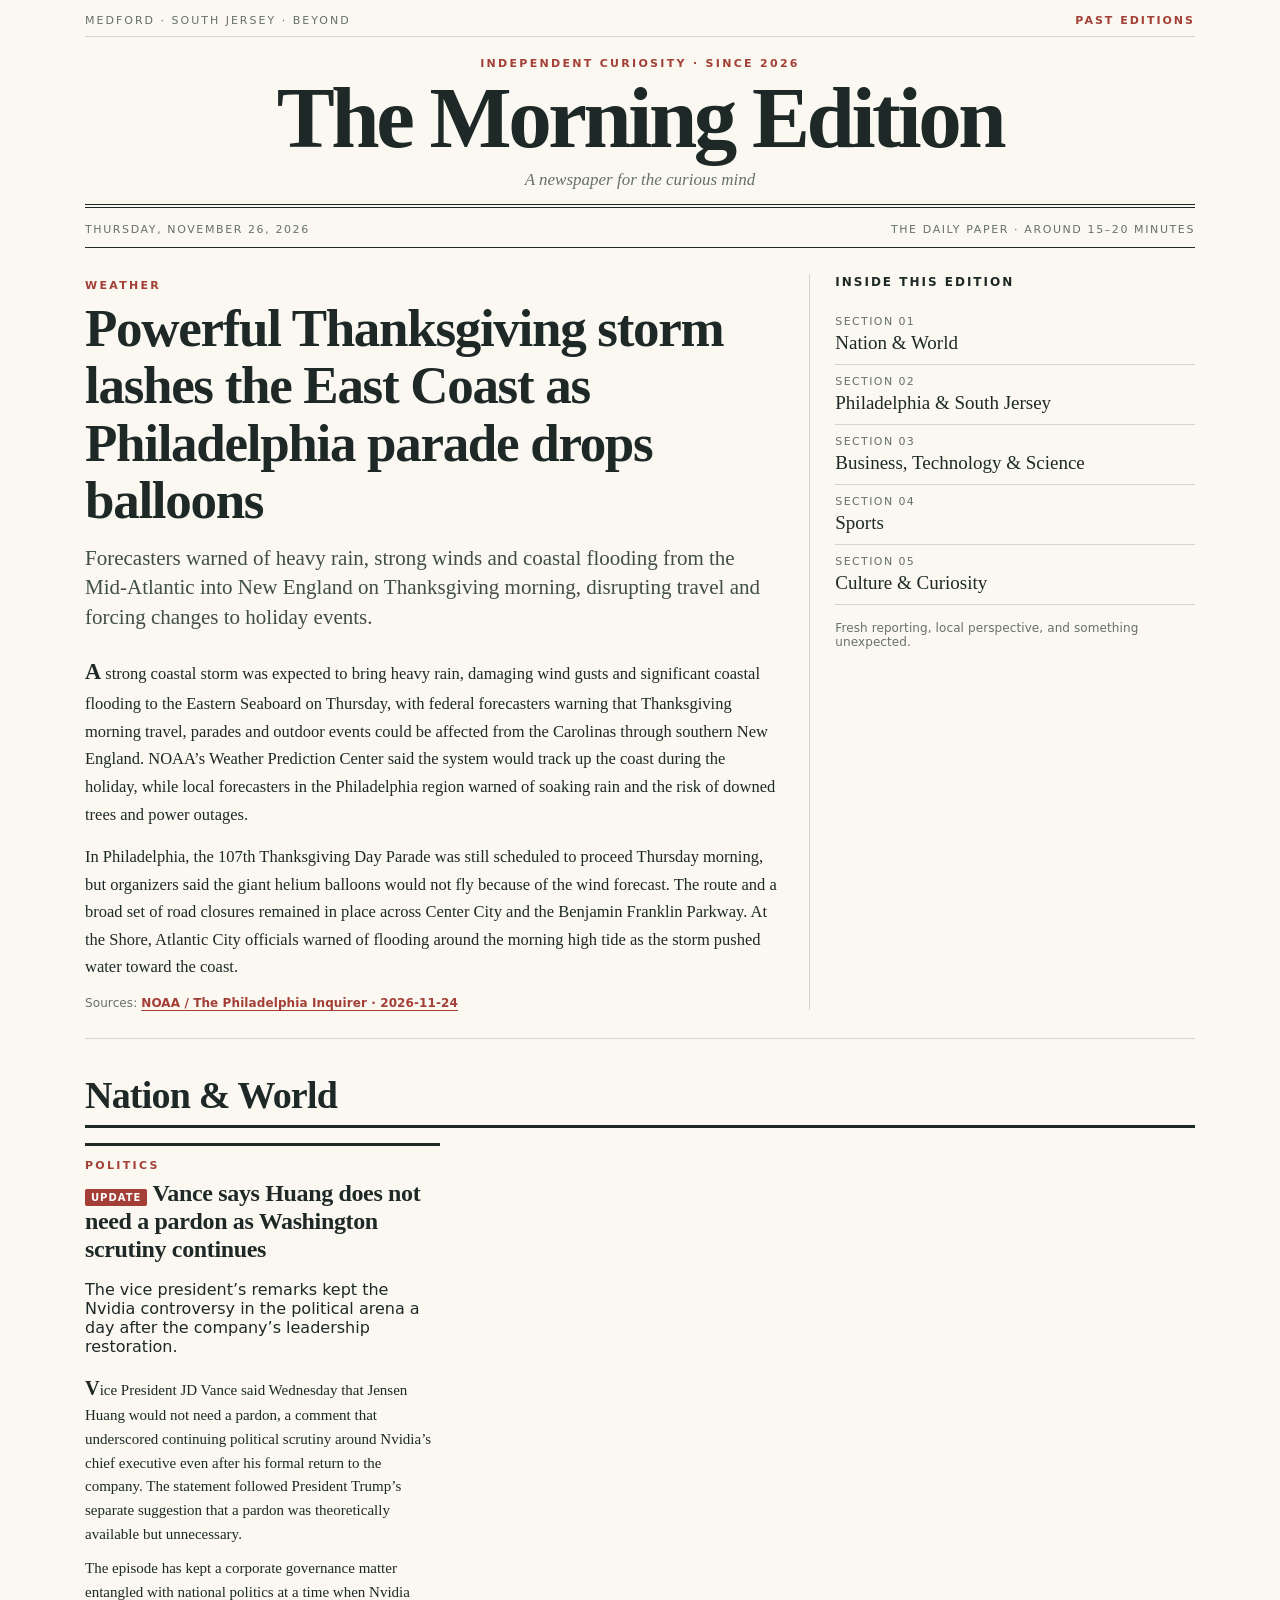
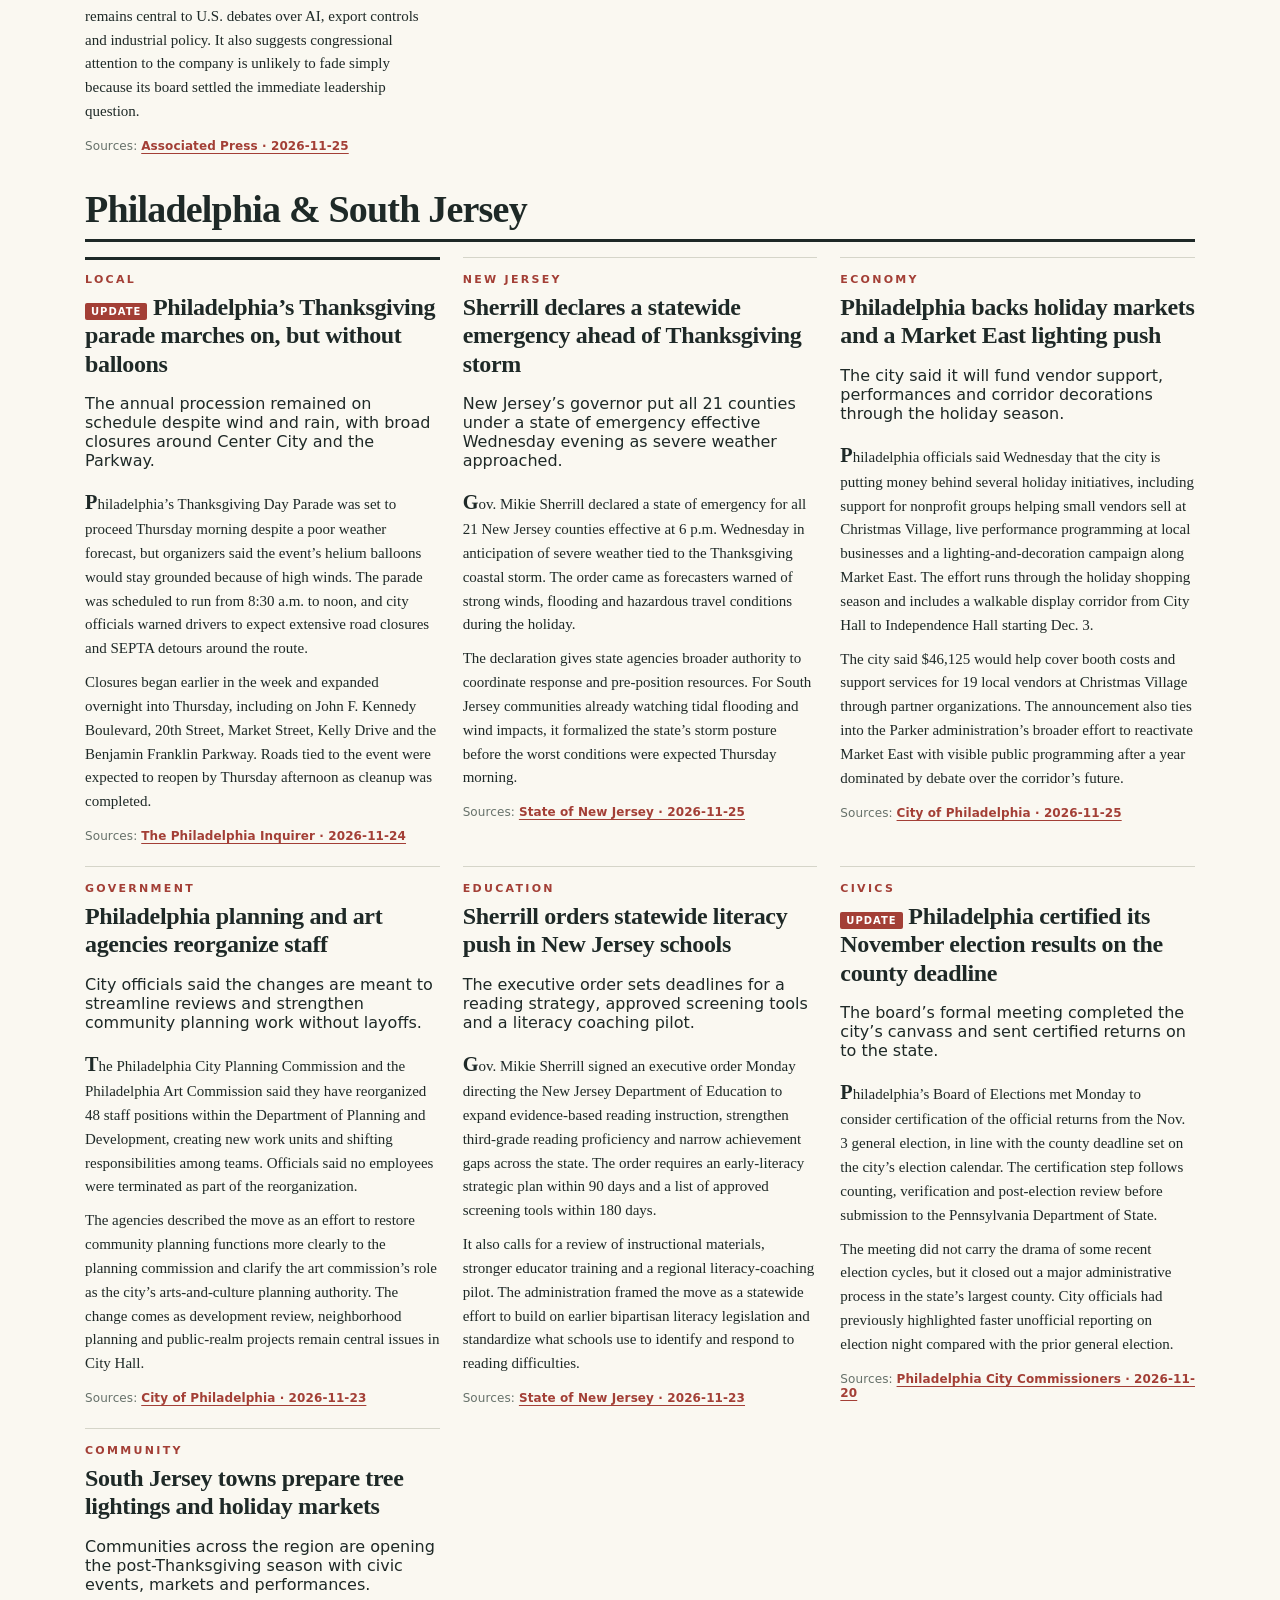
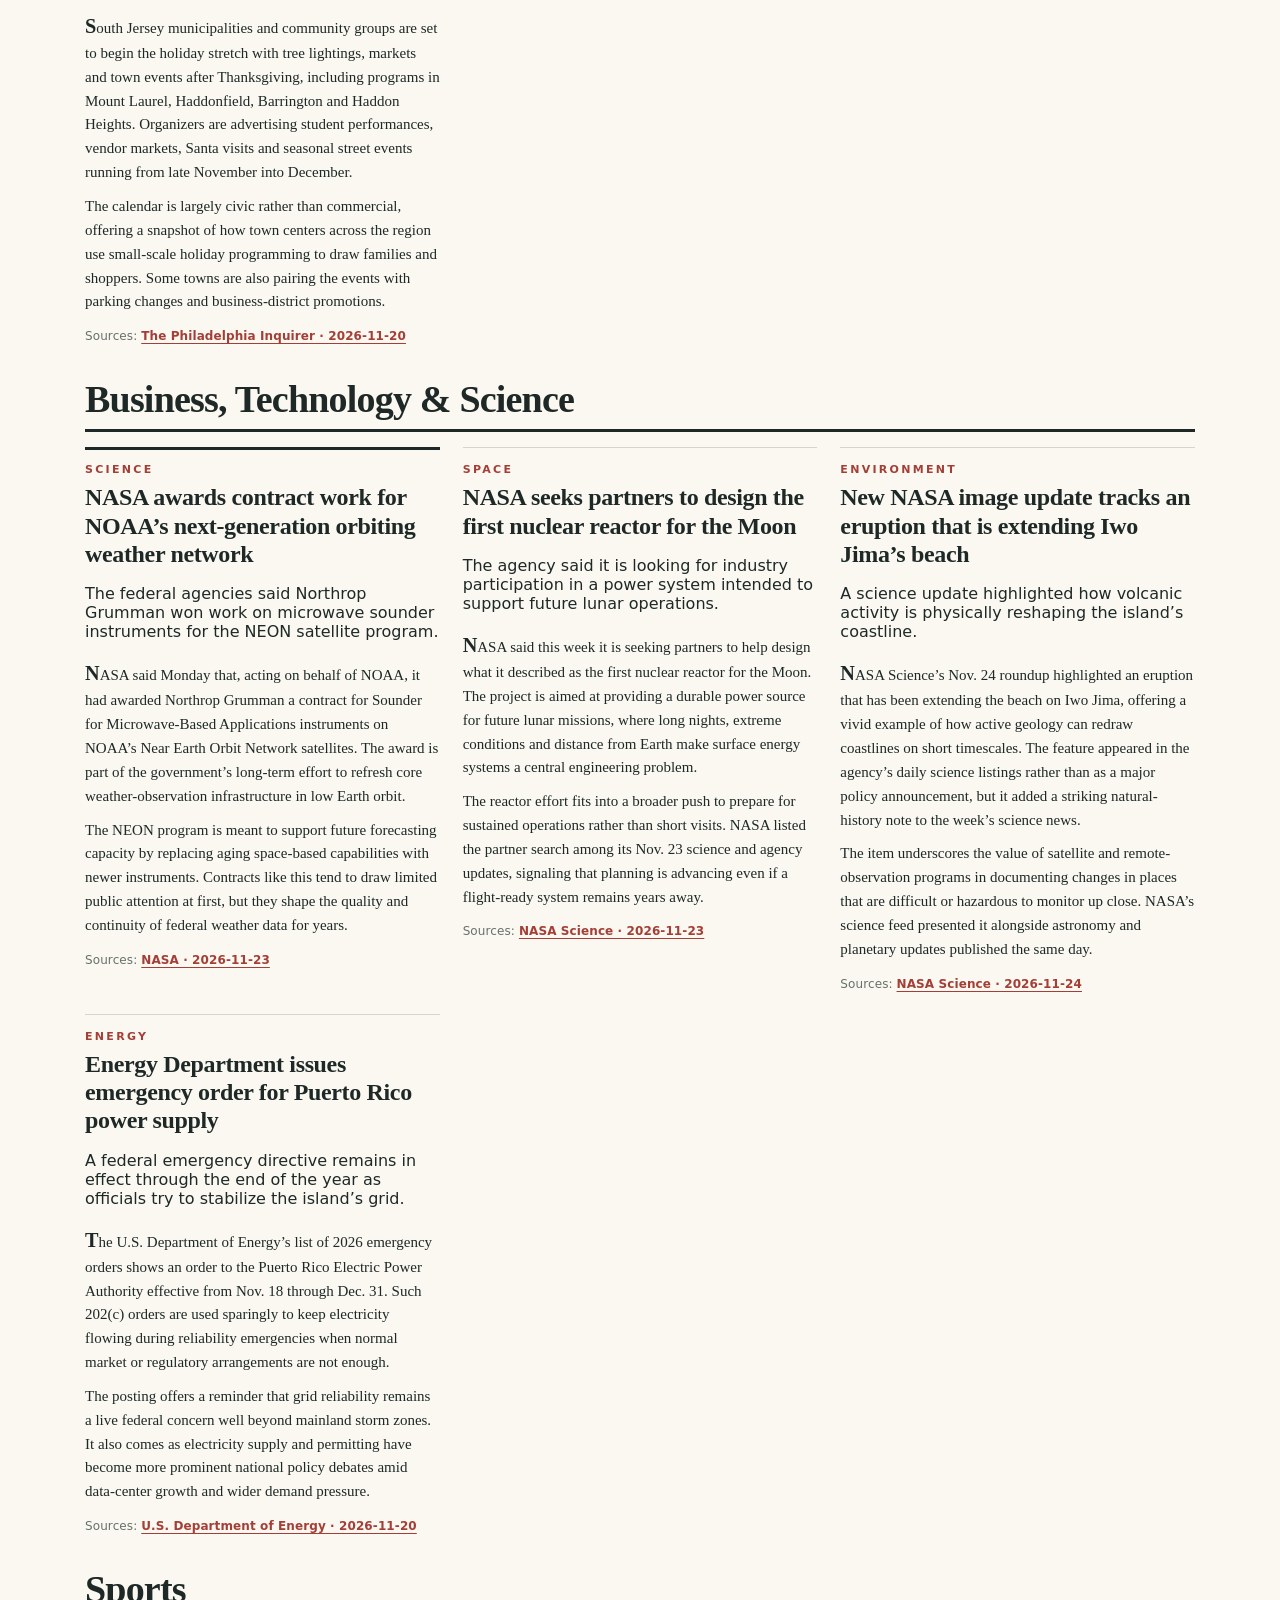
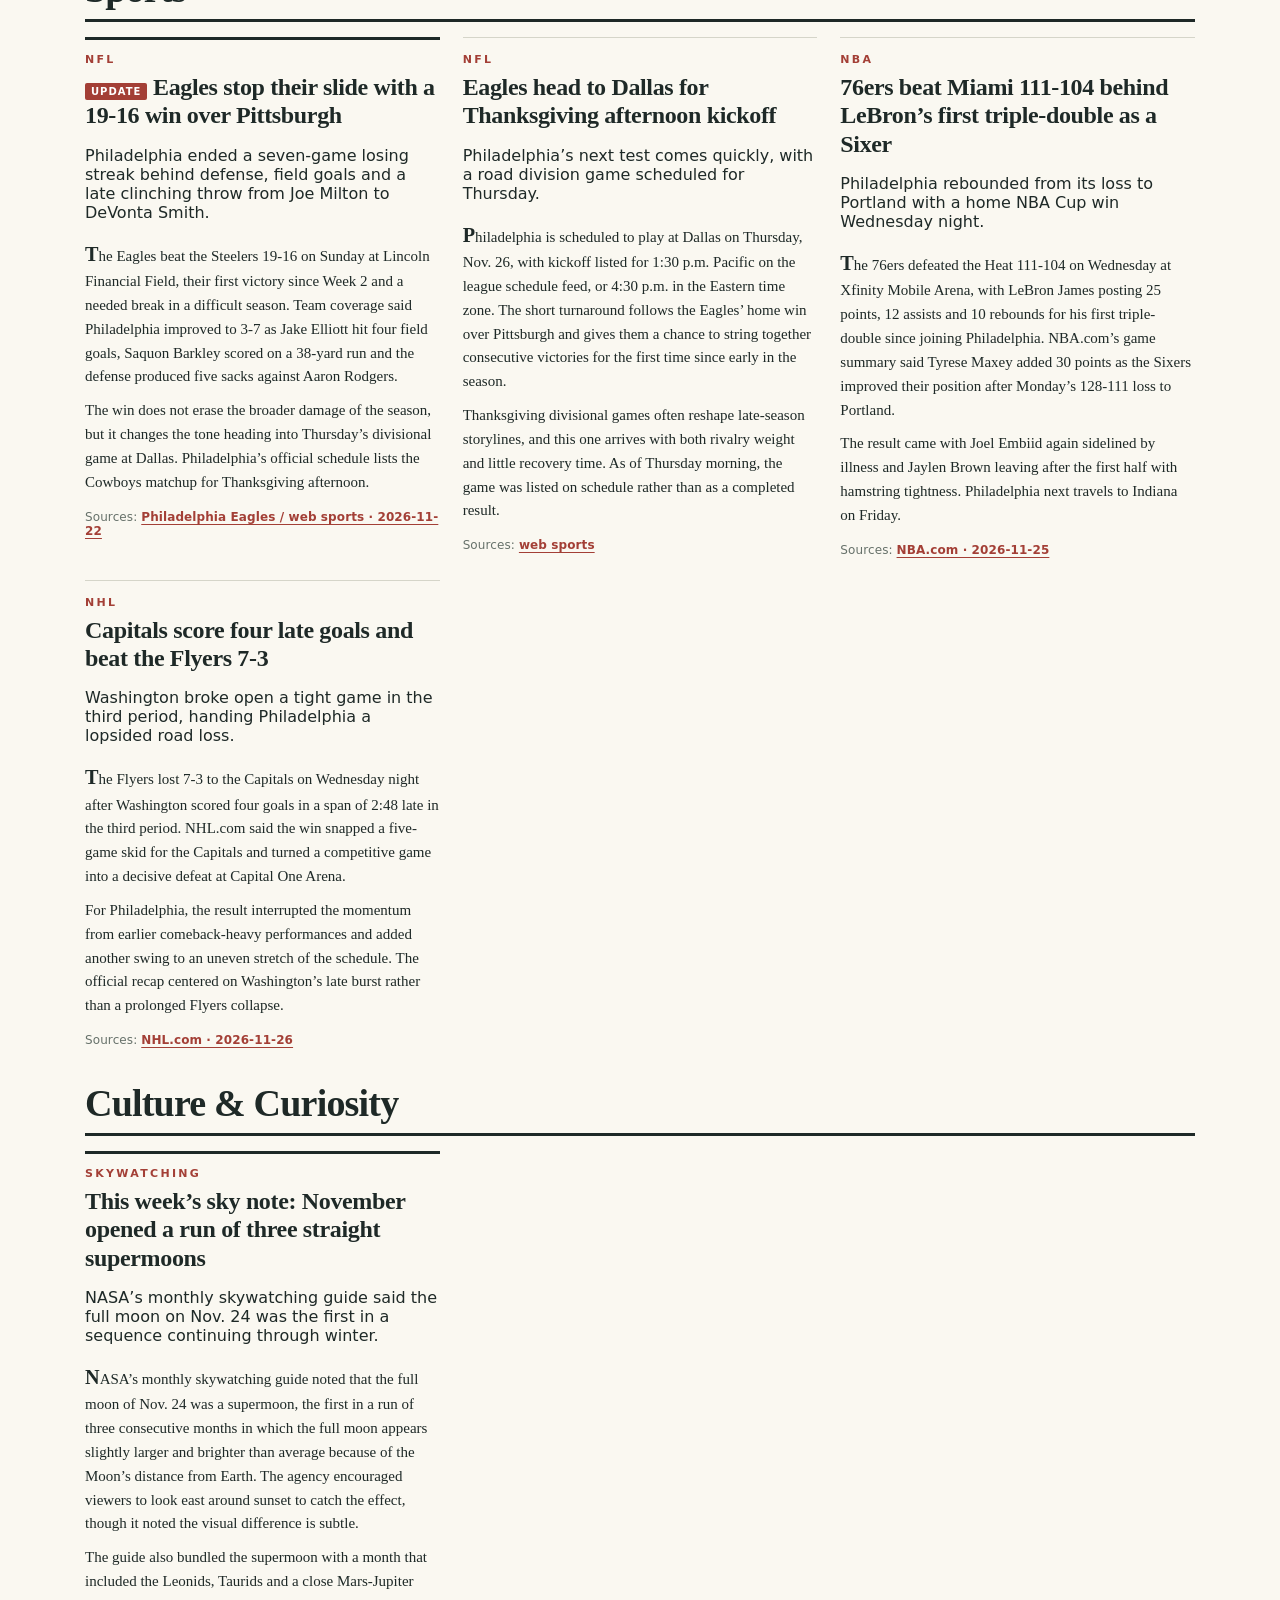
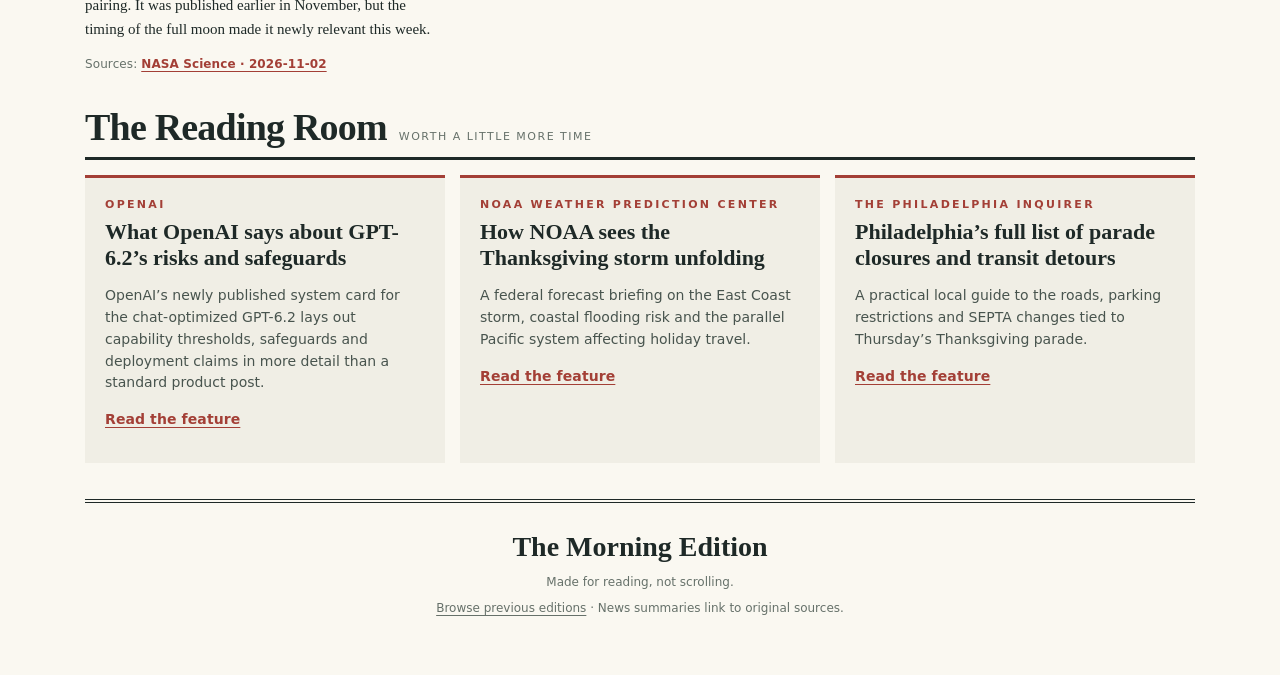
<file: site/editions/2026-11-26/index.html>
<!doctype html>
<html lang="en"><head>
<meta charset="utf-8"><meta name="viewport" content="width=device-width, initial-scale=1">
<meta name="theme-color" content="#faf8f1"><meta name="description" content="The Morning Edition — a personal newspaper for curious readers.">
<title>The Morning Edition — Thursday, November 26, 2026</title>
<link rel="stylesheet" href="../../styles.css"><link rel="icon" href="data:image/svg+xml,<svg xmlns=%22http://www.w3.org/2000/svg%22 viewBox=%220 0 100 100%22><text y=%22.9em%22 font-size=%2290%22>📰</text></svg>">
</head><body>
<div class="shell">
<header><div class="mini-header"><span>Medford · South Jersey · Beyond</span><a href="../../archive.html">Past editions</a></div>
<div class="masthead"><div class="eyebrow">Independent curiosity · Since 2026</div><h1>The Morning Edition</h1><p>A newspaper for the curious mind</p></div>
<div class="index-line"><span>Thursday, November 26, 2026</span><span>The daily paper · Around 15–20 minutes</span></div></header>

<main><section class="lead" aria-label="Front page"><article><span class="section-kicker">Weather</span><h2>Powerful Thanksgiving storm lashes the East Coast as Philadelphia parade drops balloons</h2><p class="deck">Forecasters warned of heavy rain, strong winds and coastal flooding from the Mid-Atlantic into New England on Thanksgiving morning, disrupting travel and forcing changes to holiday events.</p><div class="article-body"><p>A strong coastal storm was expected to bring heavy rain, damaging wind gusts and significant coastal flooding to the Eastern Seaboard on Thursday, with federal forecasters warning that Thanksgiving morning travel, parades and outdoor events could be affected from the Carolinas through southern New England. NOAA’s Weather Prediction Center said the system would track up the coast during the holiday, while local forecasters in the Philadelphia region warned of soaking rain and the risk of downed trees and power outages.</p><p>In Philadelphia, the 107th Thanksgiving Day Parade was still scheduled to proceed Thursday morning, but organizers said the giant helium balloons would not fly because of the wind forecast. The route and a broad set of road closures remained in place across Center City and the Benjamin Franklin Parkway. At the Shore, Atlantic City officials warned of flooding around the morning high tide as the storm pushed water toward the coast.</p></div><div class="source">Sources: <a target="_blank" rel="noopener noreferrer" href="https://www.noaa.gov/news/thanksgiving-week-weather-potent-coastal-storms-rain-and-snow-to-impact-travel">NOAA / The Philadelphia Inquirer · 2026-11-24</a></div></article><aside class="lead-aside"><h3>Inside this edition</h3><ul class="toc"><li><a href="#section-0"><span>Section 01</span>Nation &amp; World</a></li><li><a href="#section-1"><span>Section 02</span>Philadelphia &amp; South Jersey</a></li><li><a href="#section-2"><span>Section 03</span>Business, Technology &amp; Science</a></li><li><a href="#section-3"><span>Section 04</span>Sports</a></li><li><a href="#section-4"><span>Section 05</span>Culture &amp; Curiosity</a></li></ul><p class="source">Fresh reporting, local perspective, and something unexpected.</p></aside></section><section id="section-0"><div class="section-heading"><h2>Nation &amp; World</h2></div><div class="stories"><article class="story"><div class="section-kicker">Politics</div><h3><span class="update">Update</span> Vance says Huang does not need a pardon as Washington scrutiny continues</h3><p class="deck">The vice president’s remarks kept the Nvidia controversy in the political arena a day after the company’s leadership restoration.</p><div class="article-body"><p>Vice President JD Vance said Wednesday that Jensen Huang would not need a pardon, a comment that underscored continuing political scrutiny around Nvidia’s chief executive even after his formal return to the company. The statement followed President Trump’s separate suggestion that a pardon was theoretically available but unnecessary.</p><p>The episode has kept a corporate governance matter entangled with national politics at a time when Nvidia remains central to U.S. debates over AI, export controls and industrial policy. It also suggests congressional attention to the company is unlikely to fade simply because its board settled the immediate leadership question.</p></div><div class="source">Sources: <a target="_blank" rel="noopener noreferrer" href="https://apnews.com/article/a8d3d781f182317cbff28863d56add5d">Associated Press · 2026-11-25</a></div></article></div></section><section id="section-1"><div class="section-heading"><h2>Philadelphia &amp; South Jersey</h2></div><div class="stories"><article class="story"><div class="section-kicker">Local</div><h3><span class="update">Update</span> Philadelphia’s Thanksgiving parade marches on, but without balloons</h3><p class="deck">The annual procession remained on schedule despite wind and rain, with broad closures around Center City and the Parkway.</p><div class="article-body"><p>Philadelphia’s Thanksgiving Day Parade was set to proceed Thursday morning despite a poor weather forecast, but organizers said the event’s helium balloons would stay grounded because of high winds. The parade was scheduled to run from 8:30 a.m. to noon, and city officials warned drivers to expect extensive road closures and SEPTA detours around the route.</p><p>Closures began earlier in the week and expanded overnight into Thursday, including on John F. Kennedy Boulevard, 20th Street, Market Street, Kelly Drive and the Benjamin Franklin Parkway. Roads tied to the event were expected to reopen by Thursday afternoon as cleanup was completed.</p></div><div class="source">Sources: <a target="_blank" rel="noopener noreferrer" href="https://www.inquirer.com/weather/thanksgiving-day-weather-parade-how-to-watch-20261124.html">The Philadelphia Inquirer · 2026-11-24</a></div></article><article class="story"><div class="section-kicker">New Jersey</div><h3>Sherrill declares a statewide emergency ahead of Thanksgiving storm</h3><p class="deck">New Jersey’s governor put all 21 counties under a state of emergency effective Wednesday evening as severe weather approached.</p><div class="article-body"><p>Gov. Mikie Sherrill declared a state of emergency for all 21 New Jersey counties effective at 6 p.m. Wednesday in anticipation of severe weather tied to the Thanksgiving coastal storm. The order came as forecasters warned of strong winds, flooding and hazardous travel conditions during the holiday.</p><p>The declaration gives state agencies broader authority to coordinate response and pre-position resources. For South Jersey communities already watching tidal flooding and wind impacts, it formalized the state’s storm posture before the worst conditions were expected Thursday morning.</p></div><div class="source">Sources: <a target="_blank" rel="noopener noreferrer" href="https://www.nj.gov/infobank/eo/057sherrill/approved/eo_archive.shtml">State of New Jersey · 2026-11-25</a></div></article><article class="story"><div class="section-kicker">Economy</div><h3>Philadelphia backs holiday markets and a Market East lighting push</h3><p class="deck">The city said it will fund vendor support, performances and corridor decorations through the holiday season.</p><div class="article-body"><p>Philadelphia officials said Wednesday that the city is putting money behind several holiday initiatives, including support for nonprofit groups helping small vendors sell at Christmas Village, live performance programming at local businesses and a lighting-and-decoration campaign along Market East. The effort runs through the holiday shopping season and includes a walkable display corridor from City Hall to Independence Hall starting Dec. 3.</p><p>The city said $46,125 would help cover booth costs and support services for 19 local vendors at Christmas Village through partner organizations. The announcement also ties into the Parker administration’s broader effort to reactivate Market East with visible public programming after a year dominated by debate over the corridor’s future.</p></div><div class="source">Sources: <a target="_blank" rel="noopener noreferrer" href="https://www.phila.gov/2026-11-25-city-invests-in-holiday-initiatives-and-promotes-events-to-support-local-businesses-across-the-city/">City of Philadelphia · 2026-11-25</a></div></article><article class="story"><div class="section-kicker">Government</div><h3>Philadelphia planning and art agencies reorganize staff</h3><p class="deck">City officials said the changes are meant to streamline reviews and strengthen community planning work without layoffs.</p><div class="article-body"><p>The Philadelphia City Planning Commission and the Philadelphia Art Commission said they have reorganized 48 staff positions within the Department of Planning and Development, creating new work units and shifting responsibilities among teams. Officials said no employees were terminated as part of the reorganization.</p><p>The agencies described the move as an effort to restore community planning functions more clearly to the planning commission and clarify the art commission’s role as the city’s arts-and-culture planning authority. The change comes as development review, neighborhood planning and public-realm projects remain central issues in City Hall.</p></div><div class="source">Sources: <a target="_blank" rel="noopener noreferrer" href="https://www.phila.gov/2026-11-23-philadelphia-city-planning-art-commission-announce-reorganization-to-streamline-service-and-improve-local-connections/">City of Philadelphia · 2026-11-23</a></div></article><article class="story"><div class="section-kicker">Education</div><h3>Sherrill orders statewide literacy push in New Jersey schools</h3><p class="deck">The executive order sets deadlines for a reading strategy, approved screening tools and a literacy coaching pilot.</p><div class="article-body"><p>Gov. Mikie Sherrill signed an executive order Monday directing the New Jersey Department of Education to expand evidence-based reading instruction, strengthen third-grade reading proficiency and narrow achievement gaps across the state. The order requires an early-literacy strategic plan within 90 days and a list of approved screening tools within 180 days.</p><p>It also calls for a review of instructional materials, stronger educator training and a regional literacy-coaching pilot. The administration framed the move as a statewide effort to build on earlier bipartisan literacy legislation and standardize what schools use to identify and respond to reading difficulties.</p></div><div class="source">Sources: <a target="_blank" rel="noopener noreferrer" href="https://nj.gov/governor/news/2026/approved/20261123a.shtml">State of New Jersey · 2026-11-23</a></div></article><article class="story"><div class="section-kicker">Civics</div><h3><span class="update">Update</span> Philadelphia certified its November election results on the county deadline</h3><p class="deck">The board’s formal meeting completed the city’s canvass and sent certified returns on to the state.</p><div class="article-body"><p>Philadelphia’s Board of Elections met Monday to consider certification of the official returns from the Nov. 3 general election, in line with the county deadline set on the city’s election calendar. The certification step follows counting, verification and post-election review before submission to the Pennsylvania Department of State.</p><p>The meeting did not carry the drama of some recent election cycles, but it closed out a major administrative process in the state’s largest county. City officials had previously highlighted faster unofficial reporting on election night compared with the prior general election.</p></div><div class="source">Sources: <a target="_blank" rel="noopener noreferrer" href="https://vote.phila.gov/news/2026/11/20/2026-general-election-notice-of-election-certification-meeting/">Philadelphia City Commissioners · 2026-11-20</a></div></article><article class="story"><div class="section-kicker">Community</div><h3>South Jersey towns prepare tree lightings and holiday markets</h3><p class="deck">Communities across the region are opening the post-Thanksgiving season with civic events, markets and performances.</p><div class="article-body"><p>South Jersey municipalities and community groups are set to begin the holiday stretch with tree lightings, markets and town events after Thanksgiving, including programs in Mount Laurel, Haddonfield, Barrington and Haddon Heights. Organizers are advertising student performances, vendor markets, Santa visits and seasonal street events running from late November into December.</p><p>The calendar is largely civic rather than commercial, offering a snapshot of how town centers across the region use small-scale holiday programming to draw families and shoppers. Some towns are also pairing the events with parking changes and business-district promotions.</p></div><div class="source">Sources: <a target="_blank" rel="noopener noreferrer" href="https://www.inquirer.com/south-jersey/south-jersey-holiday-events-winter-tree-lighting-20261120.html">The Philadelphia Inquirer · 2026-11-20</a></div></article></div></section><section id="section-2"><div class="section-heading"><h2>Business, Technology &amp; Science</h2></div><div class="stories"><article class="story"><div class="section-kicker">Science</div><h3>NASA awards contract work for NOAA’s next-generation orbiting weather network</h3><p class="deck">The federal agencies said Northrop Grumman won work on microwave sounder instruments for the NEON satellite program.</p><div class="article-body"><p>NASA said Monday that, acting on behalf of NOAA, it had awarded Northrop Grumman a contract for Sounder for Microwave-Based Applications instruments on NOAA’s Near Earth Orbit Network satellites. The award is part of the government’s long-term effort to refresh core weather-observation infrastructure in low Earth orbit.</p><p>The NEON program is meant to support future forecasting capacity by replacing aging space-based capabilities with newer instruments. Contracts like this tend to draw limited public attention at first, but they shape the quality and continuity of federal weather data for years.</p></div><div class="source">Sources: <a target="_blank" rel="noopener noreferrer" href="https://www.nasa.gov/2026-news-releases/">NASA · 2026-11-23</a></div></article><article class="story"><div class="section-kicker">Space</div><h3>NASA seeks partners to design the first nuclear reactor for the Moon</h3><p class="deck">The agency said it is looking for industry participation in a power system intended to support future lunar operations.</p><div class="article-body"><p>NASA said this week it is seeking partners to help design what it described as the first nuclear reactor for the Moon. The project is aimed at providing a durable power source for future lunar missions, where long nights, extreme conditions and distance from Earth make surface energy systems a central engineering problem.</p><p>The reactor effort fits into a broader push to prepare for sustained operations rather than short visits. NASA listed the partner search among its Nov. 23 science and agency updates, signaling that planning is advancing even if a flight-ready system remains years away.</p></div><div class="source">Sources: <a target="_blank" rel="noopener noreferrer" href="https://science.nasa.gov/2026/11/23/">NASA Science · 2026-11-23</a></div></article><article class="story"><div class="section-kicker">Environment</div><h3>New NASA image update tracks an eruption that is extending Iwo Jima’s beach</h3><p class="deck">A science update highlighted how volcanic activity is physically reshaping the island’s coastline.</p><div class="article-body"><p>NASA Science’s Nov. 24 roundup highlighted an eruption that has been extending the beach on Iwo Jima, offering a vivid example of how active geology can redraw coastlines on short timescales. The feature appeared in the agency’s daily science listings rather than as a major policy announcement, but it added a striking natural-history note to the week’s science news.</p><p>The item underscores the value of satellite and remote-observation programs in documenting changes in places that are difficult or hazardous to monitor up close. NASA’s science feed presented it alongside astronomy and planetary updates published the same day.</p></div><div class="source">Sources: <a target="_blank" rel="noopener noreferrer" href="https://science.nasa.gov/2026/11/24/">NASA Science · 2026-11-24</a></div></article><article class="story"><div class="section-kicker">Energy</div><h3>Energy Department issues emergency order for Puerto Rico power supply</h3><p class="deck">A federal emergency directive remains in effect through the end of the year as officials try to stabilize the island’s grid.</p><div class="article-body"><p>The U.S. Department of Energy’s list of 2026 emergency orders shows an order to the Puerto Rico Electric Power Authority effective from Nov. 18 through Dec. 31. Such 202(c) orders are used sparingly to keep electricity flowing during reliability emergencies when normal market or regulatory arrangements are not enough.</p><p>The posting offers a reminder that grid reliability remains a live federal concern well beyond mainland storm zones. It also comes as electricity supply and permitting have become more prominent national policy debates amid data-center growth and wider demand pressure.</p></div><div class="source">Sources: <a target="_blank" rel="noopener noreferrer" href="https://www.energy.gov/ceser/2026-doe-202c-orders">U.S. Department of Energy · 2026-11-20</a></div></article></div></section><section id="section-3"><div class="section-heading"><h2>Sports</h2></div><div class="stories"><article class="story"><div class="section-kicker">NFL</div><h3><span class="update">Update</span> Eagles stop their slide with a 19-16 win over Pittsburgh</h3><p class="deck">Philadelphia ended a seven-game losing streak behind defense, field goals and a late clinching throw from Joe Milton to DeVonta Smith.</p><div class="article-body"><p>The Eagles beat the Steelers 19-16 on Sunday at Lincoln Financial Field, their first victory since Week 2 and a needed break in a difficult season. Team coverage said Philadelphia improved to 3-7 as Jake Elliott hit four field goals, Saquon Barkley scored on a 38-yard run and the defense produced five sacks against Aaron Rodgers.</p><p>The win does not erase the broader damage of the season, but it changes the tone heading into Thursday’s divisional game at Dallas. Philadelphia’s official schedule lists the Cowboys matchup for Thanksgiving afternoon.</p></div><div class="source">Sources: <a target="_blank" rel="noopener noreferrer" href="https://www.philadelphiaeagles.com/news/steelers-vs-eagles-game-recap-2026-nfl-week-11-salute-to-service-saquon-barkley-devonta-smith-aaron-rodgers-tj-watt">Philadelphia Eagles / web sports · 2026-11-22</a></div></article><article class="story"><div class="section-kicker">NFL</div><h3>Eagles head to Dallas for Thanksgiving afternoon kickoff</h3><p class="deck">Philadelphia’s next test comes quickly, with a road division game scheduled for Thursday.</p><div class="article-body"><p>Philadelphia is scheduled to play at Dallas on Thursday, Nov. 26, with kickoff listed for 1:30 p.m. Pacific on the league schedule feed, or 4:30 p.m. in the Eastern time zone. The short turnaround follows the Eagles’ home win over Pittsburgh and gives them a chance to string together consecutive victories for the first time since early in the season.</p><p>Thanksgiving divisional games often reshape late-season storylines, and this one arrives with both rivalry weight and little recovery time. As of Thursday morning, the game was listed on schedule rather than as a completed result.</p></div><div class="source">Sources: <a target="_blank" rel="noopener noreferrer" href="https://www.philadelphiaeagles.com/schedule/2026/">web sports</a></div></article><article class="story"><div class="section-kicker">NBA</div><h3>76ers beat Miami 111-104 behind LeBron’s first triple-double as a Sixer</h3><p class="deck">Philadelphia rebounded from its loss to Portland with a home NBA Cup win Wednesday night.</p><div class="article-body"><p>The 76ers defeated the Heat 111-104 on Wednesday at Xfinity Mobile Arena, with LeBron James posting 25 points, 12 assists and 10 rebounds for his first triple-double since joining Philadelphia. NBA.com’s game summary said Tyrese Maxey added 30 points as the Sixers improved their position after Monday’s 128-111 loss to Portland.</p><p>The result came with Joel Embiid again sidelined by illness and Jaylen Brown leaving after the first half with hamstring tightness. Philadelphia next travels to Indiana on Friday.</p></div><div class="source">Sources: <a target="_blank" rel="noopener noreferrer" href="https://www.nba.com/game/mia-vs-phi-0022600055">NBA.com · 2026-11-25</a></div></article><article class="story"><div class="section-kicker">NHL</div><h3>Capitals score four late goals and beat the Flyers 7-3</h3><p class="deck">Washington broke open a tight game in the third period, handing Philadelphia a lopsided road loss.</p><div class="article-body"><p>The Flyers lost 7-3 to the Capitals on Wednesday night after Washington scored four goals in a span of 2:48 late in the third period. NHL.com said the win snapped a five-game skid for the Capitals and turned a competitive game into a decisive defeat at Capital One Arena.</p><p>For Philadelphia, the result interrupted the momentum from earlier comeback-heavy performances and added another swing to an uneven stretch of the schedule. The official recap centered on Washington’s late burst rather than a prolonged Flyers collapse.</p></div><div class="source">Sources: <a target="_blank" rel="noopener noreferrer" href="https://www.nhl.com/news/philadelphia-flyers-washington-capitals-game-recap-november-25-2026">NHL.com · 2026-11-26</a></div></article></div></section><section id="section-4"><div class="section-heading"><h2>Culture &amp; Curiosity</h2></div><div class="stories"><article class="story"><div class="section-kicker">Skywatching</div><h3>This week’s sky note: November opened a run of three straight supermoons</h3><p class="deck">NASA’s monthly skywatching guide said the full moon on Nov. 24 was the first in a sequence continuing through winter.</p><div class="article-body"><p>NASA’s monthly skywatching guide noted that the full moon of Nov. 24 was a supermoon, the first in a run of three consecutive months in which the full moon appears slightly larger and brighter than average because of the Moon’s distance from Earth. The agency encouraged viewers to look east around sunset to catch the effect, though it noted the visual difference is subtle.</p><p>The guide also bundled the supermoon with a month that included the Leonids, Taurids and a close Mars-Jupiter pairing. It was published earlier in November, but the timing of the full moon made it newly relevant this week.</p></div><div class="source">Sources: <a target="_blank" rel="noopener noreferrer" href="https://science.nasa.gov/solar-system/skywatching/whats-up-november-2026-skywatching-tips-from-nasa/">NASA Science · 2026-11-02</a></div></article></div></section><section><div class="section-heading"><h2>The Reading Room</h2><small>Worth a little more time</small></div><div class="reads"><article class="read"><div class="section-kicker">OpenAI</div><h3>What OpenAI says about GPT-6.2’s risks and safeguards</h3><p>OpenAI’s newly published system card for the chat-optimized GPT-6.2 lays out capability thresholds, safeguards and deployment claims in more detail than a standard product post.</p><p class="source"><a target="_blank" rel="noopener noreferrer" href="https://deploymentsafety.openai.com/gpt-6-2-chatgpt/gpt-6-2-chatgpt.pdf">Read the feature</a></p></article><article class="read"><div class="section-kicker">NOAA Weather Prediction Center</div><h3>How NOAA sees the Thanksgiving storm unfolding</h3><p>A federal forecast briefing on the East Coast storm, coastal flooding risk and the parallel Pacific system affecting holiday travel.</p><p class="source"><a target="_blank" rel="noopener noreferrer" href="https://www.wpc.ncep.noaa.gov/discussions/hpcdiscussions.php?disc=pmdspd&amp;goya_clkid=4176bd98-20cb-4dcc-879e-3dc07a171ee6">Read the feature</a></p></article><article class="read"><div class="section-kicker">The Philadelphia Inquirer</div><h3>Philadelphia’s full list of parade closures and transit detours</h3><p>A practical local guide to the roads, parking restrictions and SEPTA changes tied to Thursday’s Thanksgiving parade.</p><p class="source"><a target="_blank" rel="noopener noreferrer" href="https://www.inquirer.com/news/philadelphia/thanksgiving-day-parade-road-closures-phladelphia-20261123.html">Read the feature</a></p></article></div></section></main>
<footer><div class="name">The Morning Edition</div><p>Made for reading, not scrolling.</p><p><a href="../../archive.html">Browse previous editions</a> · News summaries link to original sources.</p></footer>
</div></body></html>
</file>
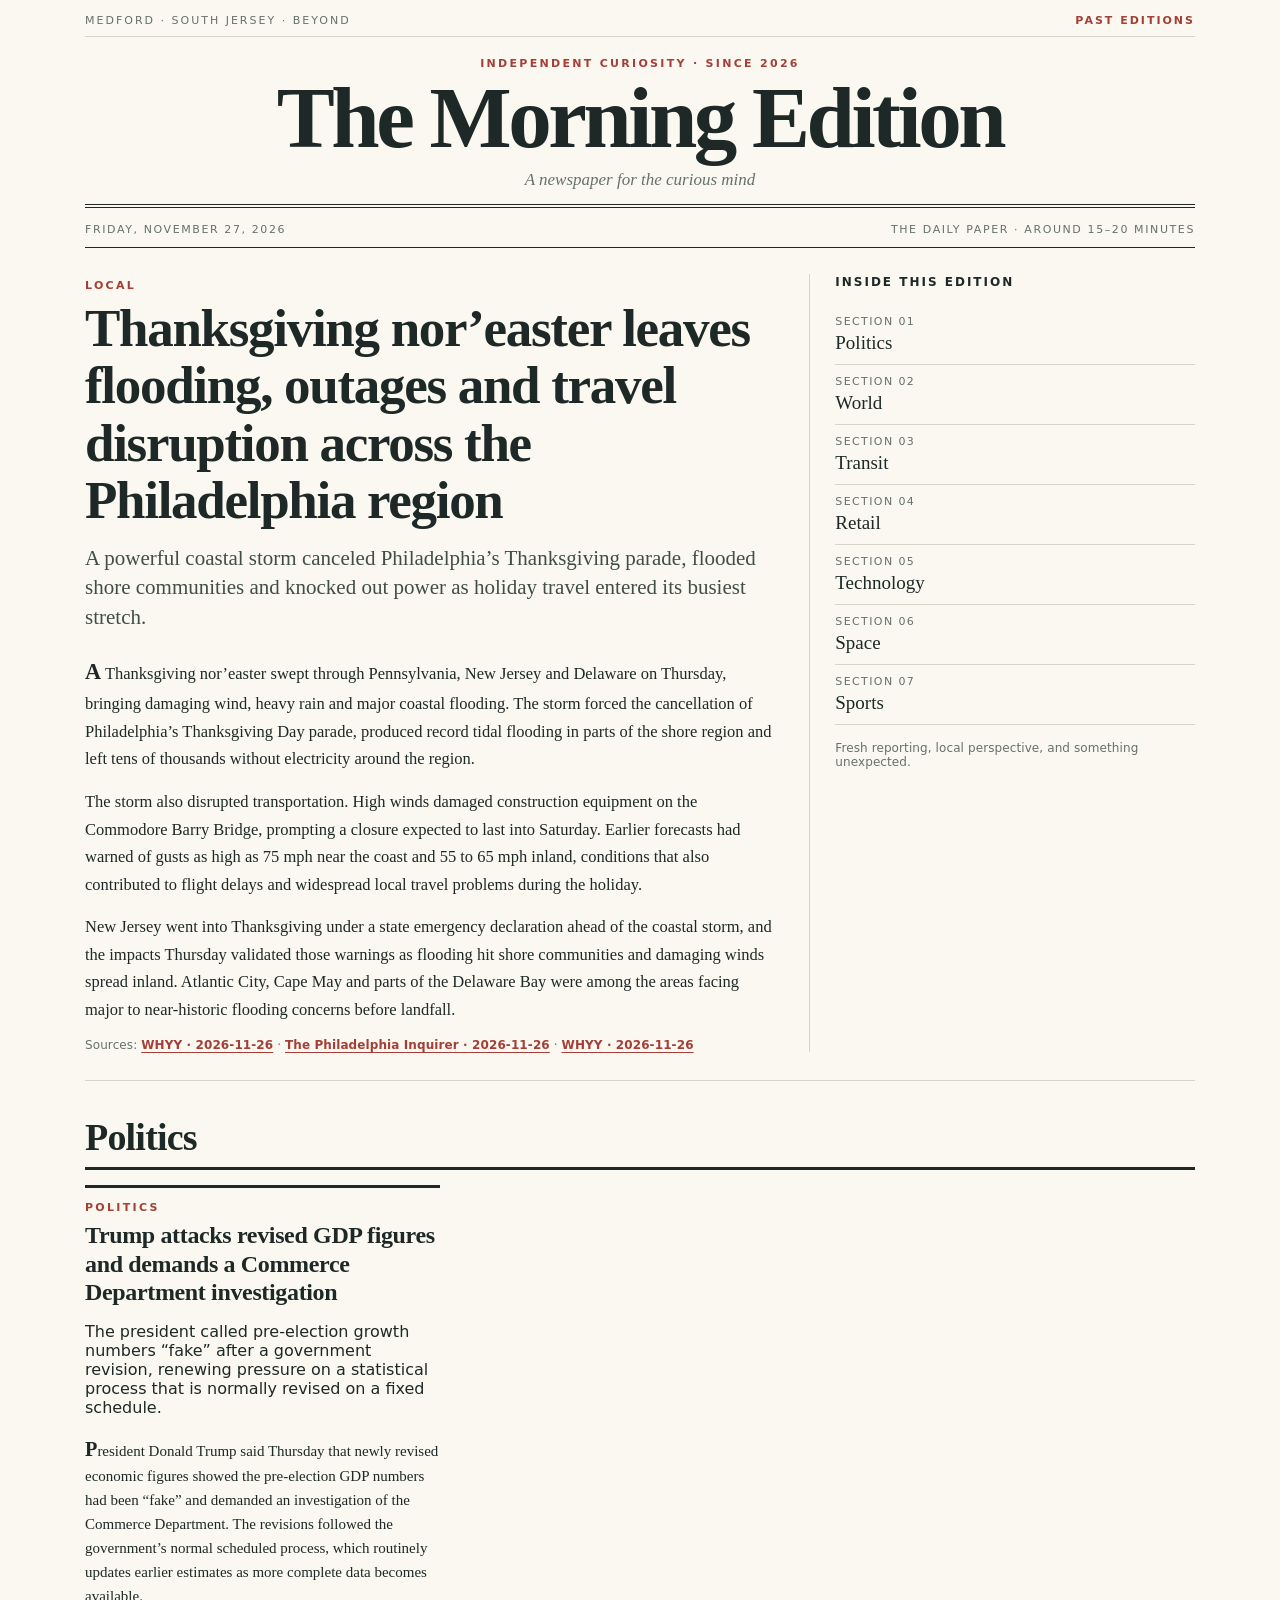
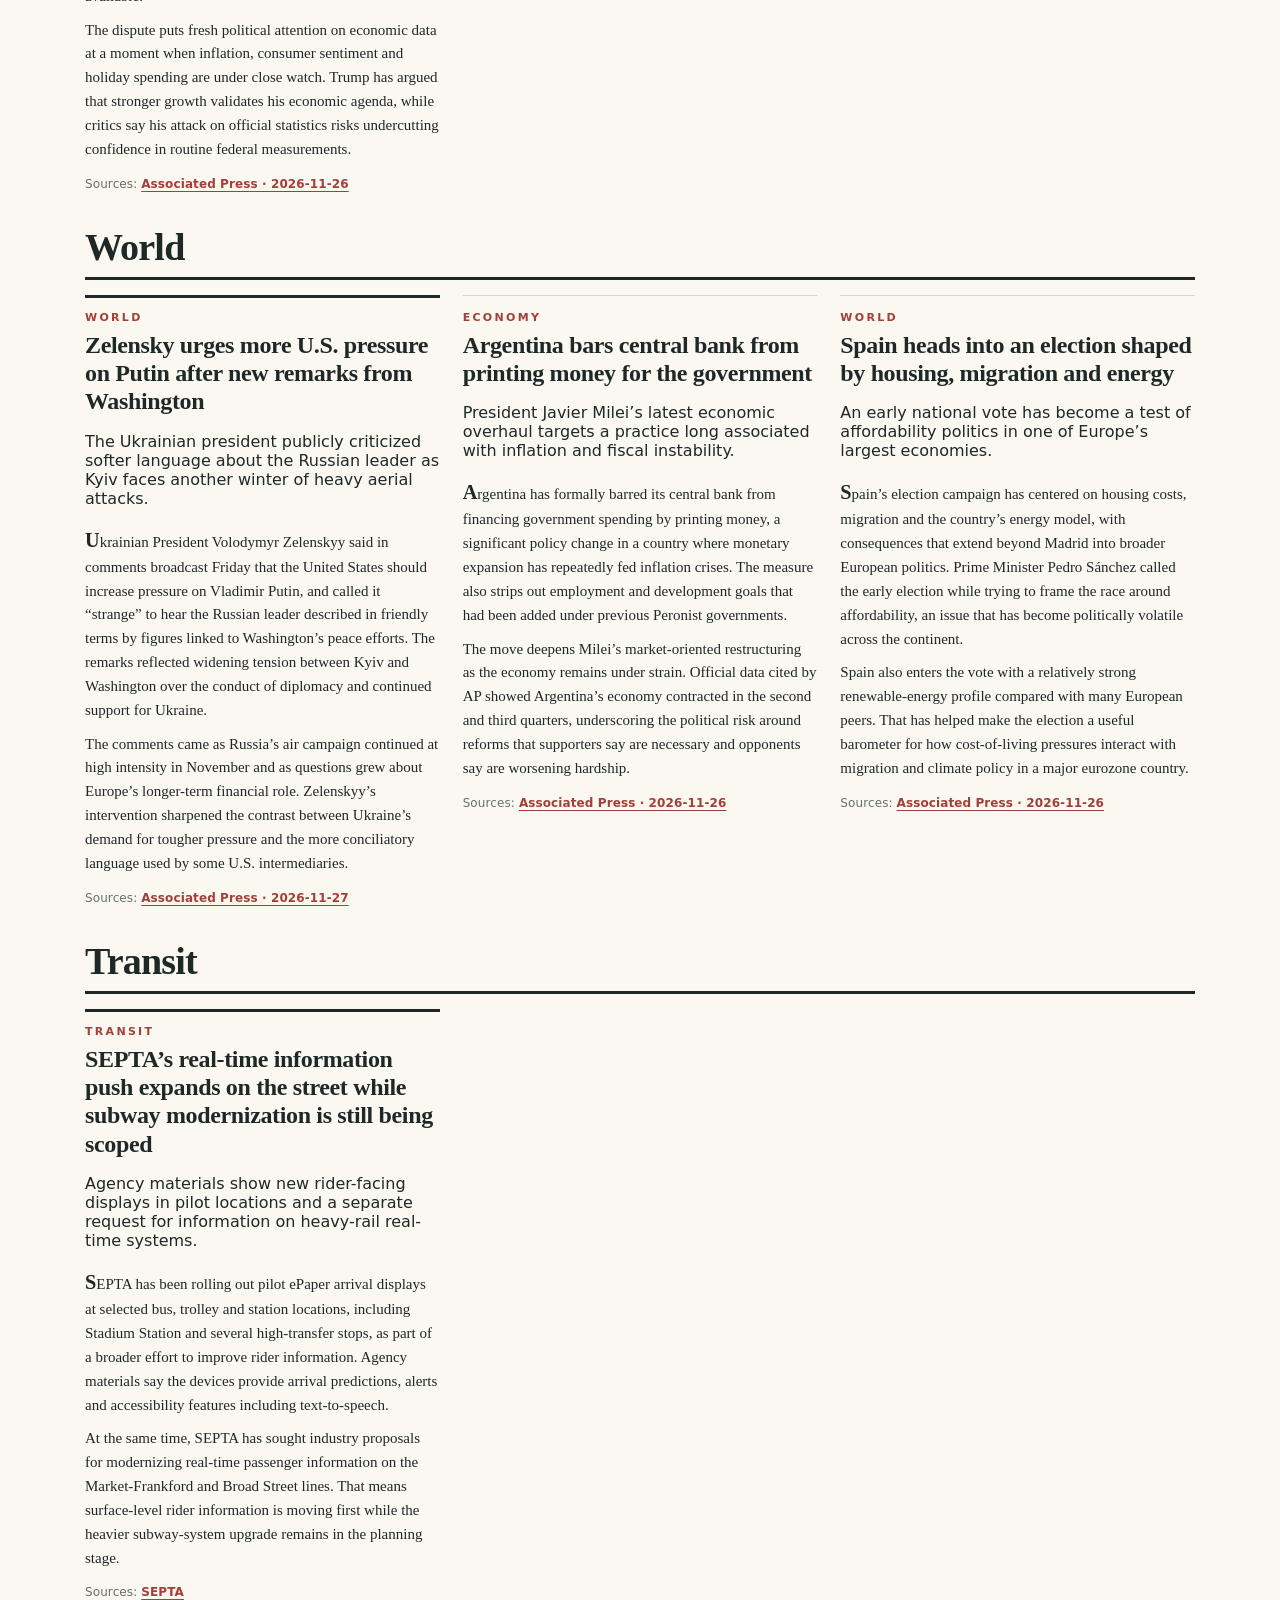
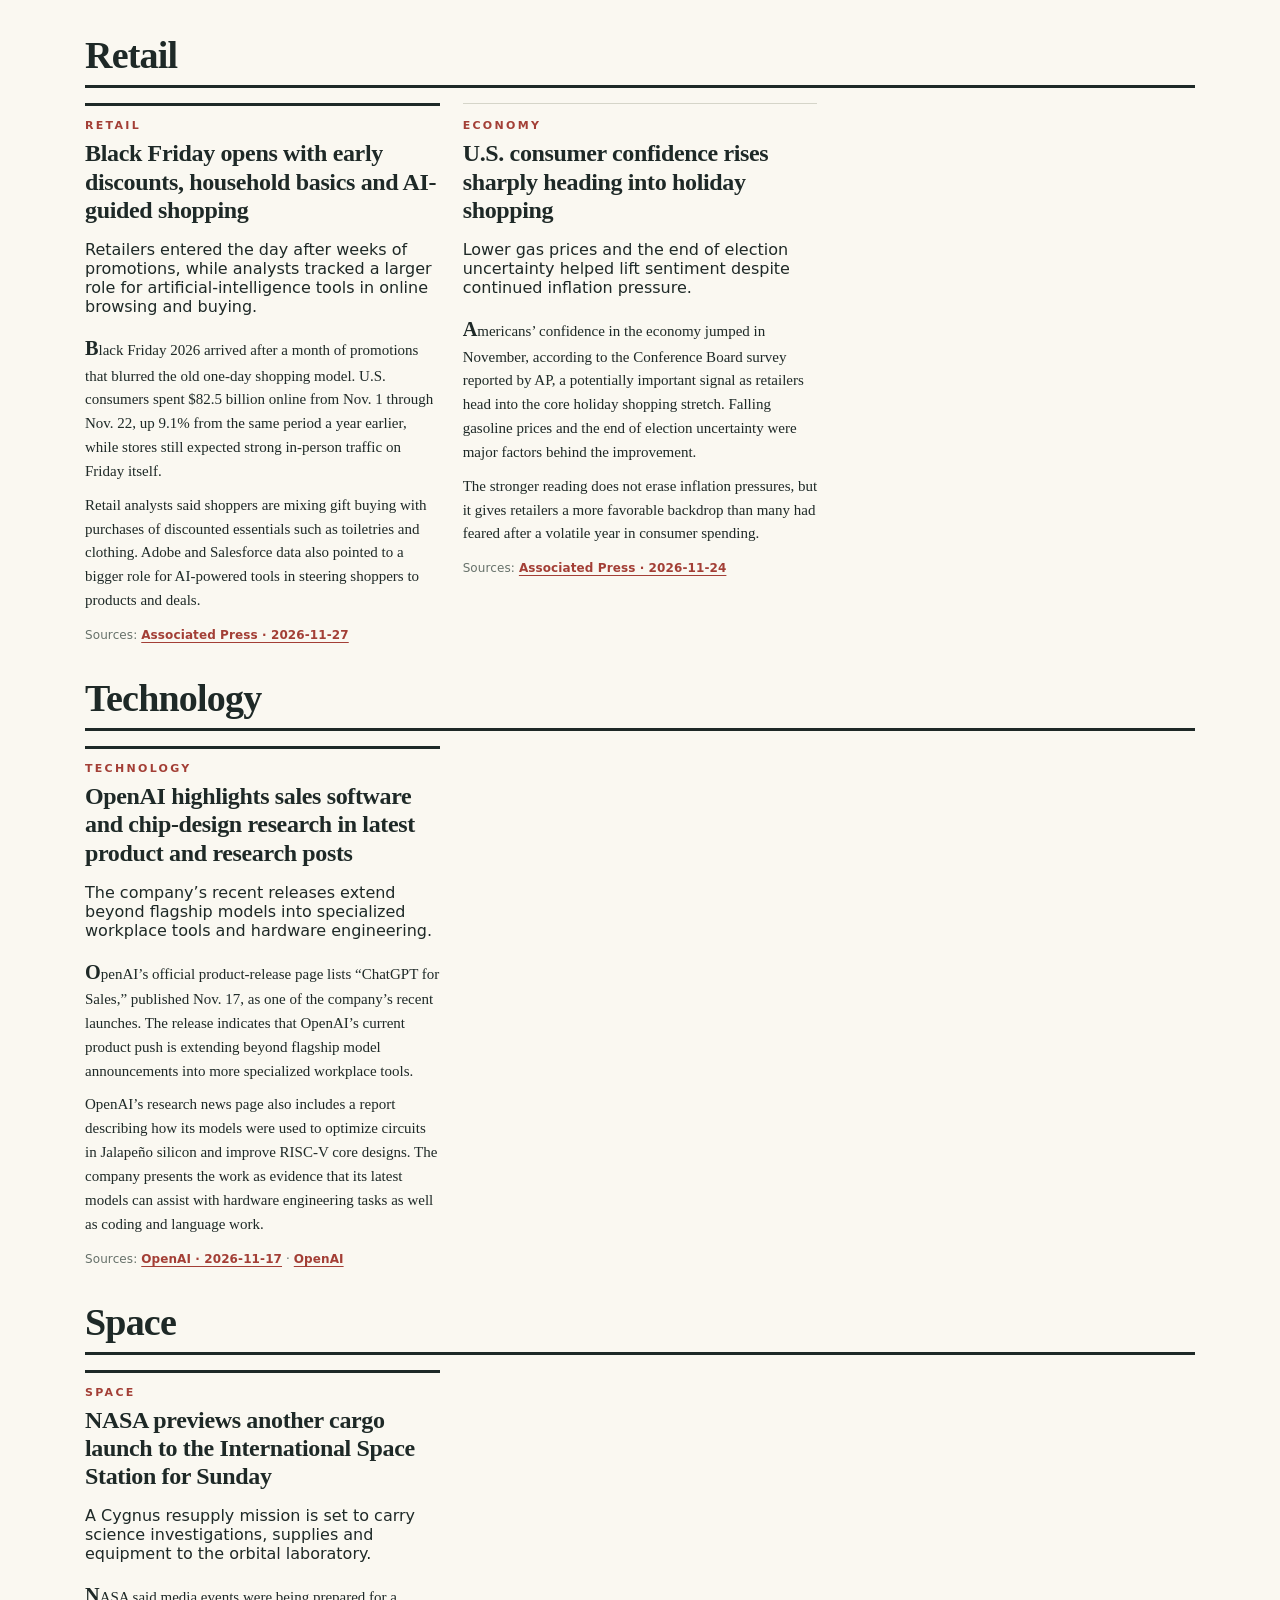
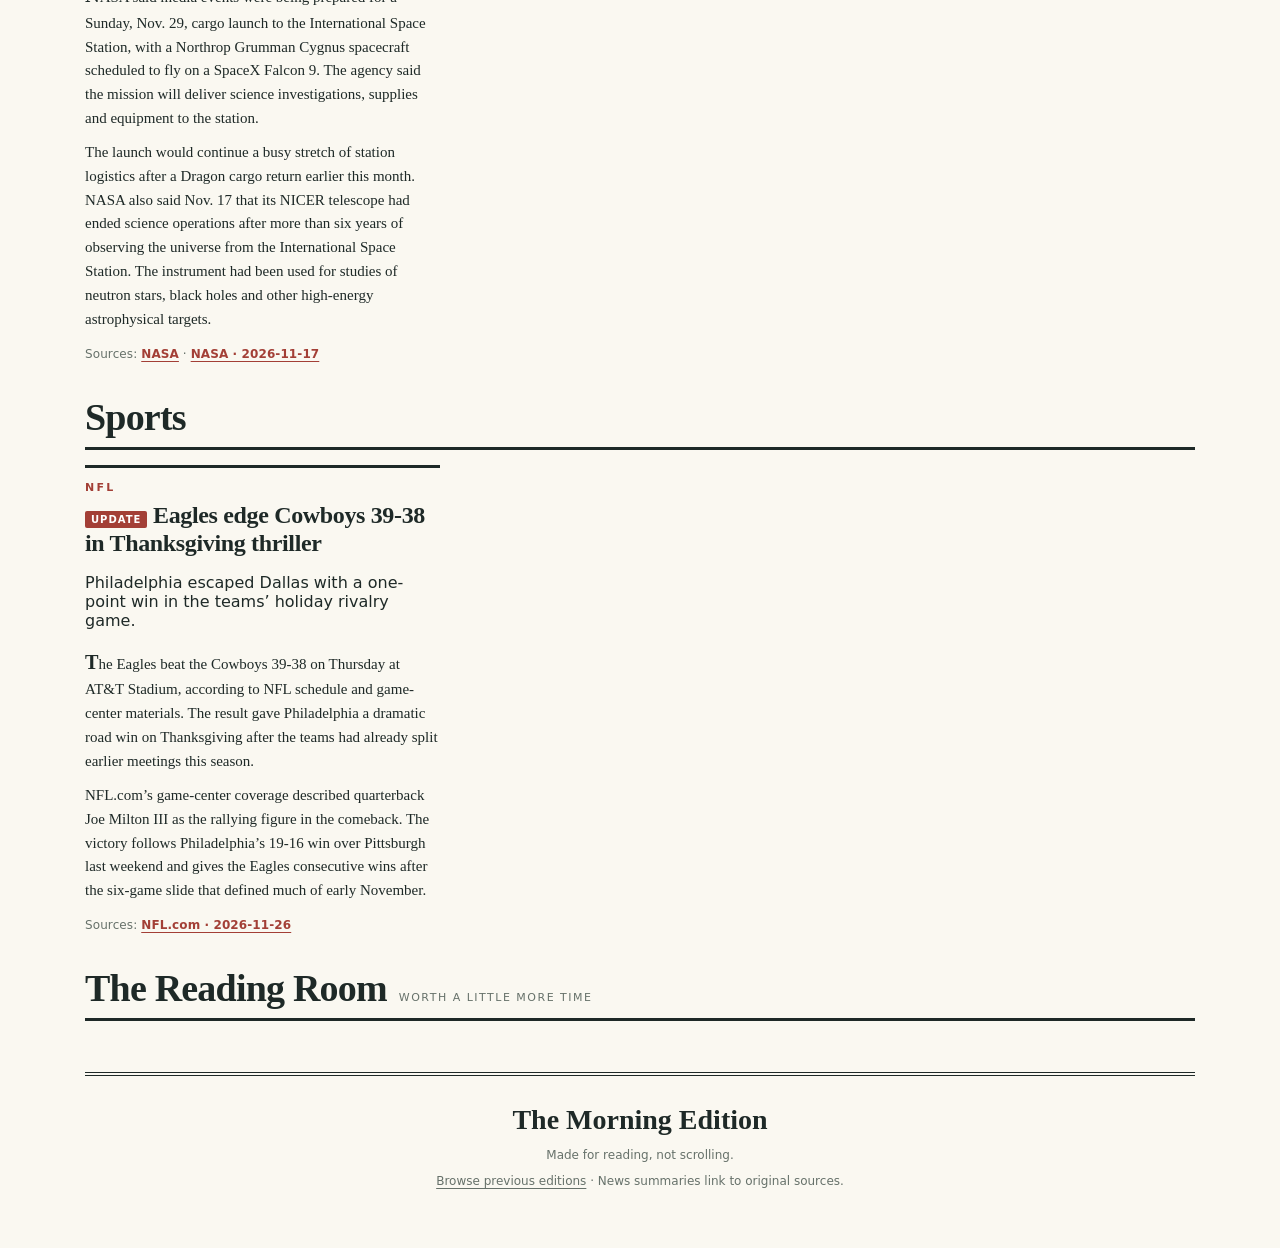
<file: site/editions/2026-11-27/index.html>
<!doctype html>
<html lang="en"><head>
<meta charset="utf-8"><meta name="viewport" content="width=device-width, initial-scale=1">
<meta name="theme-color" content="#faf8f1"><meta name="description" content="The Morning Edition — a personal newspaper for curious readers.">
<title>The Morning Edition — Friday, November 27, 2026</title>
<link rel="stylesheet" href="../../styles.css"><link rel="icon" href="data:image/svg+xml,<svg xmlns=%22http://www.w3.org/2000/svg%22 viewBox=%220 0 100 100%22><text y=%22.9em%22 font-size=%2290%22>📰</text></svg>">
</head><body>
<div class="shell">
<header><div class="mini-header"><span>Medford · South Jersey · Beyond</span><a href="../../archive.html">Past editions</a></div>
<div class="masthead"><div class="eyebrow">Independent curiosity · Since 2026</div><h1>The Morning Edition</h1><p>A newspaper for the curious mind</p></div>
<div class="index-line"><span>Friday, November 27, 2026</span><span>The daily paper · Around 15–20 minutes</span></div></header>

<main><section class="lead" aria-label="Front page"><article><span class="section-kicker">Local</span><h2>Thanksgiving nor’easter leaves flooding, outages and travel disruption across the Philadelphia region</h2><p class="deck">A powerful coastal storm canceled Philadelphia’s Thanksgiving parade, flooded shore communities and knocked out power as holiday travel entered its busiest stretch.</p><div class="article-body"><p>A Thanksgiving nor’easter swept through Pennsylvania, New Jersey and Delaware on Thursday, bringing damaging wind, heavy rain and major coastal flooding. The storm forced the cancellation of Philadelphia’s Thanksgiving Day parade, produced record tidal flooding in parts of the shore region and left tens of thousands without electricity around the region.</p><p>The storm also disrupted transportation. High winds damaged construction equipment on the Commodore Barry Bridge, prompting a closure expected to last into Saturday. Earlier forecasts had warned of gusts as high as 75 mph near the coast and 55 to 65 mph inland, conditions that also contributed to flight delays and widespread local travel problems during the holiday.</p><p>New Jersey went into Thanksgiving under a state emergency declaration ahead of the coastal storm, and the impacts Thursday validated those warnings as flooding hit shore communities and damaging winds spread inland. Atlantic City, Cape May and parts of the Delaware Bay were among the areas facing major to near-historic flooding concerns before landfall.</p></div><div class="source">Sources: <a target="_blank" rel="noopener noreferrer" href="https://whyy.org/articles/thanksgiving-philly-region-noreaster-coastal-flooding-damaging-winds-power-outages/">WHYY · 2026-11-26</a> · <a target="_blank" rel="noopener noreferrer" href="https://www.inquirer.com/news/philadelphia-thanksgiving-parade-2026-noreaster-20261126.html">The Philadelphia Inquirer · 2026-11-26</a> · <a target="_blank" rel="noopener noreferrer" href="https://whyy.org/articles/thanksgiving-storm-philadelphia-new-jersey-rain-wind/">WHYY · 2026-11-26</a></div></article><aside class="lead-aside"><h3>Inside this edition</h3><ul class="toc"><li><a href="#section-0"><span>Section 01</span>Politics</a></li><li><a href="#section-1"><span>Section 02</span>World</a></li><li><a href="#section-2"><span>Section 03</span>Transit</a></li><li><a href="#section-3"><span>Section 04</span>Retail</a></li><li><a href="#section-4"><span>Section 05</span>Technology</a></li><li><a href="#section-5"><span>Section 06</span>Space</a></li><li><a href="#section-6"><span>Section 07</span>Sports</a></li></ul><p class="source">Fresh reporting, local perspective, and something unexpected.</p></aside></section><section id="section-0"><div class="section-heading"><h2>Politics</h2></div><div class="stories"><article class="story"><div class="section-kicker">Politics</div><h3>Trump attacks revised GDP figures and demands a Commerce Department investigation</h3><p class="deck">The president called pre-election growth numbers “fake” after a government revision, renewing pressure on a statistical process that is normally revised on a fixed schedule.</p><div class="article-body"><p>President Donald Trump said Thursday that newly revised economic figures showed the pre-election GDP numbers had been “fake” and demanded an investigation of the Commerce Department. The revisions followed the government’s normal scheduled process, which routinely updates earlier estimates as more complete data becomes available.</p><p>The dispute puts fresh political attention on economic data at a moment when inflation, consumer sentiment and holiday spending are under close watch. Trump has argued that stronger growth validates his economic agenda, while critics say his attack on official statistics risks undercutting confidence in routine federal measurements.</p></div><div class="source">Sources: <a target="_blank" rel="noopener noreferrer" href="https://apnews.com/article/4fd800b44005ae11f950f96ff62f876e">Associated Press · 2026-11-26</a></div></article></div></section><section id="section-1"><div class="section-heading"><h2>World</h2></div><div class="stories"><article class="story"><div class="section-kicker">World</div><h3>Zelensky urges more U.S. pressure on Putin after new remarks from Washington</h3><p class="deck">The Ukrainian president publicly criticized softer language about the Russian leader as Kyiv faces another winter of heavy aerial attacks.</p><div class="article-body"><p>Ukrainian President Volodymyr Zelenskyy said in comments broadcast Friday that the United States should increase pressure on Vladimir Putin, and called it “strange” to hear the Russian leader described in friendly terms by figures linked to Washington’s peace efforts. The remarks reflected widening tension between Kyiv and Washington over the conduct of diplomacy and continued support for Ukraine.</p><p>The comments came as Russia’s air campaign continued at high intensity in November and as questions grew about Europe’s longer-term financial role. Zelenskyy’s intervention sharpened the contrast between Ukraine’s demand for tougher pressure and the more conciliatory language used by some U.S. intermediaries.</p></div><div class="source">Sources: <a target="_blank" rel="noopener noreferrer" href="https://apnews.com/article/d891149b4cbd6521b83096a32bd5e53d">Associated Press · 2026-11-27</a></div></article><article class="story"><div class="section-kicker">Economy</div><h3>Argentina bars central bank from printing money for the government</h3><p class="deck">President Javier Milei’s latest economic overhaul targets a practice long associated with inflation and fiscal instability.</p><div class="article-body"><p>Argentina has formally barred its central bank from financing government spending by printing money, a significant policy change in a country where monetary expansion has repeatedly fed inflation crises. The measure also strips out employment and development goals that had been added under previous Peronist governments.</p><p>The move deepens Milei’s market-oriented restructuring as the economy remains under strain. Official data cited by AP showed Argentina’s economy contracted in the second and third quarters, underscoring the political risk around reforms that supporters say are necessary and opponents say are worsening hardship.</p></div><div class="source">Sources: <a target="_blank" rel="noopener noreferrer" href="https://apnews.com/article/e4598186ef6cbcf05ecc598788c52cec">Associated Press · 2026-11-26</a></div></article><article class="story"><div class="section-kicker">World</div><h3>Spain heads into an election shaped by housing, migration and energy</h3><p class="deck">An early national vote has become a test of affordability politics in one of Europe’s largest economies.</p><div class="article-body"><p>Spain’s election campaign has centered on housing costs, migration and the country’s energy model, with consequences that extend beyond Madrid into broader European politics. Prime Minister Pedro Sánchez called the early election while trying to frame the race around affordability, an issue that has become politically volatile across the continent.</p><p>Spain also enters the vote with a relatively strong renewable-energy profile compared with many European peers. That has helped make the election a useful barometer for how cost-of-living pressures interact with migration and climate policy in a major eurozone country.</p></div><div class="source">Sources: <a target="_blank" rel="noopener noreferrer" href="https://apnews.com/article/2b239780b9c5852829805efbd8925d43">Associated Press · 2026-11-26</a></div></article></div></section><section id="section-2"><div class="section-heading"><h2>Transit</h2></div><div class="stories"><article class="story"><div class="section-kicker">Transit</div><h3>SEPTA’s real-time information push expands on the street while subway modernization is still being scoped</h3><p class="deck">Agency materials show new rider-facing displays in pilot locations and a separate request for information on heavy-rail real-time systems.</p><div class="article-body"><p>SEPTA has been rolling out pilot ePaper arrival displays at selected bus, trolley and station locations, including Stadium Station and several high-transfer stops, as part of a broader effort to improve rider information. Agency materials say the devices provide arrival predictions, alerts and accessibility features including text-to-speech.</p><p>At the same time, SEPTA has sought industry proposals for modernizing real-time passenger information on the Market-Frankford and Broad Street lines. That means surface-level rider information is moving first while the heavier subway-system upgrade remains in the planning stage.</p></div><div class="source">Sources: <a target="_blank" rel="noopener noreferrer" href="https://septa.org/initiatives/better-bus/epaper/">SEPTA</a></div></article></div></section><section id="section-3"><div class="section-heading"><h2>Retail</h2></div><div class="stories"><article class="story"><div class="section-kicker">Retail</div><h3>Black Friday opens with early discounts, household basics and AI-guided shopping</h3><p class="deck">Retailers entered the day after weeks of promotions, while analysts tracked a larger role for artificial-intelligence tools in online browsing and buying.</p><div class="article-body"><p>Black Friday 2026 arrived after a month of promotions that blurred the old one-day shopping model. U.S. consumers spent $82.5 billion online from Nov. 1 through Nov. 22, up 9.1% from the same period a year earlier, while stores still expected strong in-person traffic on Friday itself.</p><p>Retail analysts said shoppers are mixing gift buying with purchases of discounted essentials such as toiletries and clothing. Adobe and Salesforce data also pointed to a bigger role for AI-powered tools in steering shoppers to products and deals.</p></div><div class="source">Sources: <a target="_blank" rel="noopener noreferrer" href="https://apnews.com/article/21e10113de5d5941024b3220bec29433">Associated Press · 2026-11-27</a></div></article><article class="story"><div class="section-kicker">Economy</div><h3>U.S. consumer confidence rises sharply heading into holiday shopping</h3><p class="deck">Lower gas prices and the end of election uncertainty helped lift sentiment despite continued inflation pressure.</p><div class="article-body"><p>Americans’ confidence in the economy jumped in November, according to the Conference Board survey reported by AP, a potentially important signal as retailers head into the core holiday shopping stretch. Falling gasoline prices and the end of election uncertainty were major factors behind the improvement.</p><p>The stronger reading does not erase inflation pressures, but it gives retailers a more favorable backdrop than many had feared after a volatile year in consumer spending.</p></div><div class="source">Sources: <a target="_blank" rel="noopener noreferrer" href="https://apnews.com/article/9d13d96cc3e4bac8f334f9145c718e42">Associated Press · 2026-11-24</a></div></article></div></section><section id="section-4"><div class="section-heading"><h2>Technology</h2></div><div class="stories"><article class="story"><div class="section-kicker">Technology</div><h3>OpenAI highlights sales software and chip-design research in latest product and research posts</h3><p class="deck">The company’s recent releases extend beyond flagship models into specialized workplace tools and hardware engineering.</p><div class="article-body"><p>OpenAI’s official product-release page lists “ChatGPT for Sales,” published Nov. 17, as one of the company’s recent launches. The release indicates that OpenAI’s current product push is extending beyond flagship model announcements into more specialized workplace tools.</p><p>OpenAI’s research news page also includes a report describing how its models were used to optimize circuits in Jalapeño silicon and improve RISC-V core designs. The company presents the work as evidence that its latest models can assist with hardware engineering tasks as well as coding and language work.</p></div><div class="source">Sources: <a target="_blank" rel="noopener noreferrer" href="https://openai.com/news/product-releases/">OpenAI · 2026-11-17</a> · <a target="_blank" rel="noopener noreferrer" href="https://openai.com/news/research/">OpenAI</a></div></article></div></section><section id="section-5"><div class="section-heading"><h2>Space</h2></div><div class="stories"><article class="story"><div class="section-kicker">Space</div><h3>NASA previews another cargo launch to the International Space Station for Sunday</h3><p class="deck">A Cygnus resupply mission is set to carry science investigations, supplies and equipment to the orbital laboratory.</p><div class="article-body"><p>NASA said media events were being prepared for a Sunday, Nov. 29, cargo launch to the International Space Station, with a Northrop Grumman Cygnus spacecraft scheduled to fly on a SpaceX Falcon 9. The agency said the mission will deliver science investigations, supplies and equipment to the station.</p><p>The launch would continue a busy stretch of station logistics after a Dragon cargo return earlier this month. NASA also said Nov. 17 that its NICER telescope had ended science operations after more than six years of observing the universe from the International Space Station. The instrument had been used for studies of neutron stars, black holes and other high-energy astrophysical targets.</p></div><div class="source">Sources: <a target="_blank" rel="noopener noreferrer" href="https://www.nasa.gov/2026-news-releases/">NASA</a> · <a target="_blank" rel="noopener noreferrer" href="https://www.nasa.gov/directorates/space-operations/space-operations-news/">NASA · 2026-11-17</a></div></article></div></section><section id="section-6"><div class="section-heading"><h2>Sports</h2></div><div class="stories"><article class="story"><div class="section-kicker">NFL</div><h3><span class="update">Update</span> Eagles edge Cowboys 39-38 in Thanksgiving thriller</h3><p class="deck">Philadelphia escaped Dallas with a one-point win in the teams’ holiday rivalry game.</p><div class="article-body"><p>The Eagles beat the Cowboys 39-38 on Thursday at AT&amp;T Stadium, according to NFL schedule and game-center materials. The result gave Philadelphia a dramatic road win on Thanksgiving after the teams had already split earlier meetings this season.</p><p>NFL.com’s game-center coverage described quarterback Joe Milton III as the rallying figure in the comeback. The victory follows Philadelphia’s 19-16 win over Pittsburgh last weekend and gives the Eagles consecutive wins after the six-game slide that defined much of early November.</p></div><div class="source">Sources: <a target="_blank" rel="noopener noreferrer" href="https://www.nfl.com/schedules/2026/by-team/philadelphia-eagles">NFL.com · 2026-11-26</a></div></article></div></section><section><div class="section-heading"><h2>The Reading Room</h2><small>Worth a little more time</small></div><div class="reads"></div></section></main>
<footer><div class="name">The Morning Edition</div><p>Made for reading, not scrolling.</p><p><a href="../../archive.html">Browse previous editions</a> · News summaries link to original sources.</p></footer>
</div></body></html>
</file>
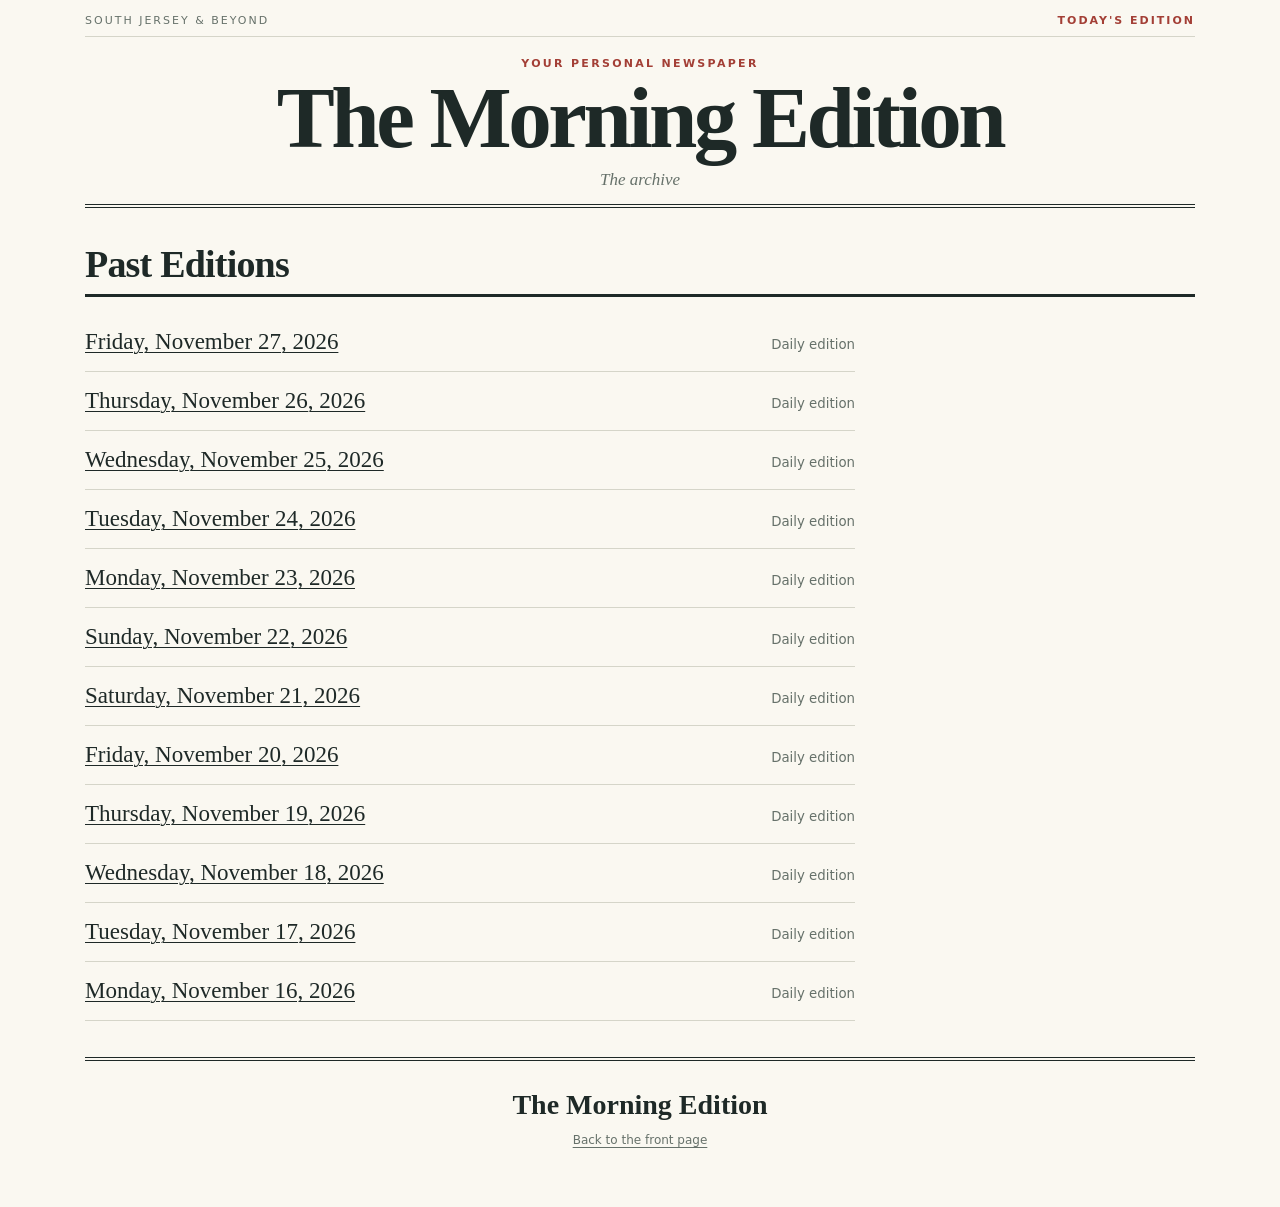
<file: site/archive.html>
<!doctype html><html lang="en"><head><meta charset="utf-8"><meta name="viewport" content="width=device-width,initial-scale=1"><title>Archive · The Morning Edition</title><link rel="stylesheet" href="styles.css"></head>
<body><div class="shell"><header><div class="mini-header"><span>South Jersey & Beyond</span><a href="index.html">Today's edition</a></div><div class="masthead"><div class="eyebrow">Your personal newspaper</div><h1>The Morning Edition</h1><p>The archive</p></div></header>
<main><div class="section-heading"><h2>Past Editions</h2></div><ul class="archive-list"><li><a href="editions/2026-11-27/">Friday, November 27, 2026</a><small>Daily edition</small></li><li><a href="editions/2026-11-26/">Thursday, November 26, 2026</a><small>Daily edition</small></li><li><a href="editions/2026-11-25/">Wednesday, November 25, 2026</a><small>Daily edition</small></li><li><a href="editions/2026-11-24/">Tuesday, November 24, 2026</a><small>Daily edition</small></li><li><a href="editions/2026-11-23/">Monday, November 23, 2026</a><small>Daily edition</small></li><li><a href="editions/2026-11-22/">Sunday, November 22, 2026</a><small>Daily edition</small></li><li><a href="editions/2026-11-21/">Saturday, November 21, 2026</a><small>Daily edition</small></li><li><a href="editions/2026-11-20/">Friday, November 20, 2026</a><small>Daily edition</small></li><li><a href="editions/2026-11-19/">Thursday, November 19, 2026</a><small>Daily edition</small></li><li><a href="editions/2026-11-18/">Wednesday, November 18, 2026</a><small>Daily edition</small></li><li><a href="editions/2026-11-17/">Tuesday, November 17, 2026</a><small>Daily edition</small></li><li><a href="editions/2026-11-16/">Monday, November 16, 2026</a><small>Daily edition</small></li></ul></main><footer><div class="name">The Morning Edition</div><p><a href="index.html">Back to the front page</a></p></footer></div></body></html>
</file>
<file: site/styles.css>
:root { color-scheme: light; --paper:#faf8f1; --ink:#1e2927; --muted:#66716a; --rule:#d5d5c9; --accent:#a33f36; --panel:#f0eee5; --sans: 'Segoe UI',system-ui,-apple-system,sans-serif; --serif: Georgia,'Times New Roman',serif; }
*{box-sizing:border-box}
html{scroll-behavior:smooth}
body{margin:0;background:var(--paper);color:var(--ink);font-family:var(--sans);-webkit-font-smoothing:antialiased}
a{color:inherit;text-decoration-thickness:1px;text-underline-offset:3px}
a:hover{color:var(--accent)}
.shell{width:min(1110px,calc(100% - 42px));margin:auto}
.mini-header{display:flex;justify-content:space-between;align-items:center;padding:14px 0 9px;border-bottom:1px solid var(--rule);font-size:11px;text-transform:uppercase;letter-spacing:2px;color:var(--muted);gap:10px}
.mini-header a{text-decoration:none;font-weight:650;color:var(--accent)}
.masthead{text-align:center;border-bottom:4px double var(--ink);padding:20px 0 14px;margin-bottom:15px}
.eyebrow,.section-kicker{font-size:11px;text-transform:uppercase;letter-spacing:2.3px;font-weight:750;color:var(--accent)}
.masthead h1{font-family:var(--serif);font-size:clamp(42px,8vw,87px);font-weight:700;line-height:.92;letter-spacing:-3.5px;margin:8px 0 12px}
.masthead p{margin:0;color:var(--muted);font-family:var(--serif);font-style:italic;font-size:17px}
.index-line{display:flex;justify-content:space-between;gap:12px;flex-wrap:wrap;font-size:11px;text-transform:uppercase;letter-spacing:1.6px;color:var(--muted);border-bottom:1px solid var(--ink);padding:0 0 11px;margin-bottom:26px}
.banner{background:#fff1d6;border:1px solid #e3ce9d;color:#765021;padding:12px 16px;font-size:14px;margin:18px 0}
.section-heading{display:flex;align-items:baseline;gap:12px;margin:34px 0 15px;border-bottom:3px solid var(--ink);padding-bottom:8px}
.section-heading h2{font-family:var(--serif);font-size:clamp(27px,3.8vw,38px);letter-spacing:-.8px;margin:0}
.section-heading small{font-size:11px;letter-spacing:1.5px;text-transform:uppercase;color:var(--muted)}
.lead{display:grid;grid-template-columns:minmax(0,1.8fr) minmax(240px,1fr);gap:30px;padding-bottom:28px;border-bottom:1px solid var(--rule)}
h2,h3{font-family:var(--serif)}
.lead h2{font-size:clamp(34px,4.5vw,53px);line-height:1.08;letter-spacing:-1.3px;margin:7px 0 15px}
.lead .deck{font-size:21px;font-family:var(--serif);color:#414e47;line-height:1.4;margin-top:0}
.article-body{font-family:var(--serif);font-size:16.5px;line-height:1.67}
.article-body p{margin:0 0 15px}
.article-body p:first-child::first-letter{font-size:1.35em;font-weight:bold}
.why{border-left:3px solid var(--accent);padding:2px 0 2px 13px;margin:19px 0;font-family:var(--sans);font-size:14px;line-height:1.55}
.source{margin-top:15px;color:var(--muted);font-family:var(--sans);font-size:12px;letter-spacing:.1px}
.source a{color:var(--accent);font-weight:600}
.lead-aside{border-left:1px solid var(--rule);padding-left:25px}
.lead-aside h3{font-family:var(--sans);font-size:12px;text-transform:uppercase;letter-spacing:2px;margin-top:1px}
.toc{padding:0;list-style:none;margin:16px 0}
.toc li{padding:10px 0;border-bottom:1px solid var(--rule)}
.toc a{text-decoration:none;font-family:var(--serif);font-size:19px}
.toc a span{display:block;color:var(--muted);font-family:var(--sans);font-size:11px;text-transform:uppercase;letter-spacing:1.4px;margin-bottom:4px}
.stories{display:grid;grid-template-columns:repeat(3,minmax(0,1fr));gap:23px}
.story{border-top:1px solid var(--rule);padding-top:15px}
.story:first-child{border-top:3px solid var(--ink);padding-top:13px}
.story h3{font-size:24px;line-height:1.18;letter-spacing:-.35px;margin:7px 0 11px}
.story .article-body{font-size:15px;line-height:1.59}
.story .article-body p{margin:0 0 10px}
.update{font-family:var(--sans);font-size:10px;font-weight:750;letter-spacing:1px;color:#fff;background:var(--accent);border-radius:2px;padding:3px 6px;text-transform:uppercase;white-space:nowrap}
.reads{display:grid;grid-template-columns:repeat(3,minmax(0,1fr));gap:15px;margin:12px 0 32px}
.read{background:var(--panel);padding:20px 20px 18px;border-top:3px solid var(--accent)}
.read h3{font-size:22px;line-height:1.2;margin:8px 0 9px}
.read p{font-size:14px;color:#48544e;line-height:1.55}
footer{margin:36px 0 20px;text-align:center;padding:28px 0;border-top:4px double var(--ink);color:var(--muted);font-size:12px}
footer .name{font-family:var(--serif);color:var(--ink);font-size:28px;font-weight:700}
.archive-list{list-style:none;padding:0;max-width:770px}
.archive-list li{display:flex;justify-content:space-between;gap:15px;align-items:baseline;border-bottom:1px solid var(--rule);padding:16px 0}
.archive-list a{font-family:var(--serif);font-size:23px}
.archive-list small{color:var(--muted)}
@media(max-width:800px){.lead{grid-template-columns:1fr}.lead-aside{border-left:0;border-top:1px solid var(--rule);padding:19px 0 0}.toc{display:grid;grid-template-columns:repeat(2,minmax(0,1fr));column-gap:20px}.stories{grid-template-columns:repeat(2,minmax(0,1fr))}.reads{grid-template-columns:1fr}.masthead h1{letter-spacing:-2.2px}}
@media(max-width:530px){.shell{width:min(100% - 30px,1110px)}.mini-header{letter-spacing:1px;font-size:10px}.masthead h1{font-size:46px}.masthead p{font-size:14px}.index-line{font-size:10px}.lead h2{font-size:36px}.lead .deck{font-size:18px}.toc{grid-template-columns:1fr}.stories{grid-template-columns:1fr;gap:8px}.story{padding-bottom:14px}.article-body{font-size:16px}.archive-list li{display:block}.archive-list small{display:block;margin-top:5px}}
@media(prefers-color-scheme:dark){:root{color-scheme:dark;--paper:#181c1a;--ink:#eeeae0;--muted:#abb4aa;--rule:#444b45;--accent:#db8a79;--panel:#242a26}.lead .deck{color:#cbcfc6}.read p{color:#c5cdc2}.banner{background:#3f351f;border-color:#776032;color:#eed5a6}.update{color:#271b17}}
</file>
